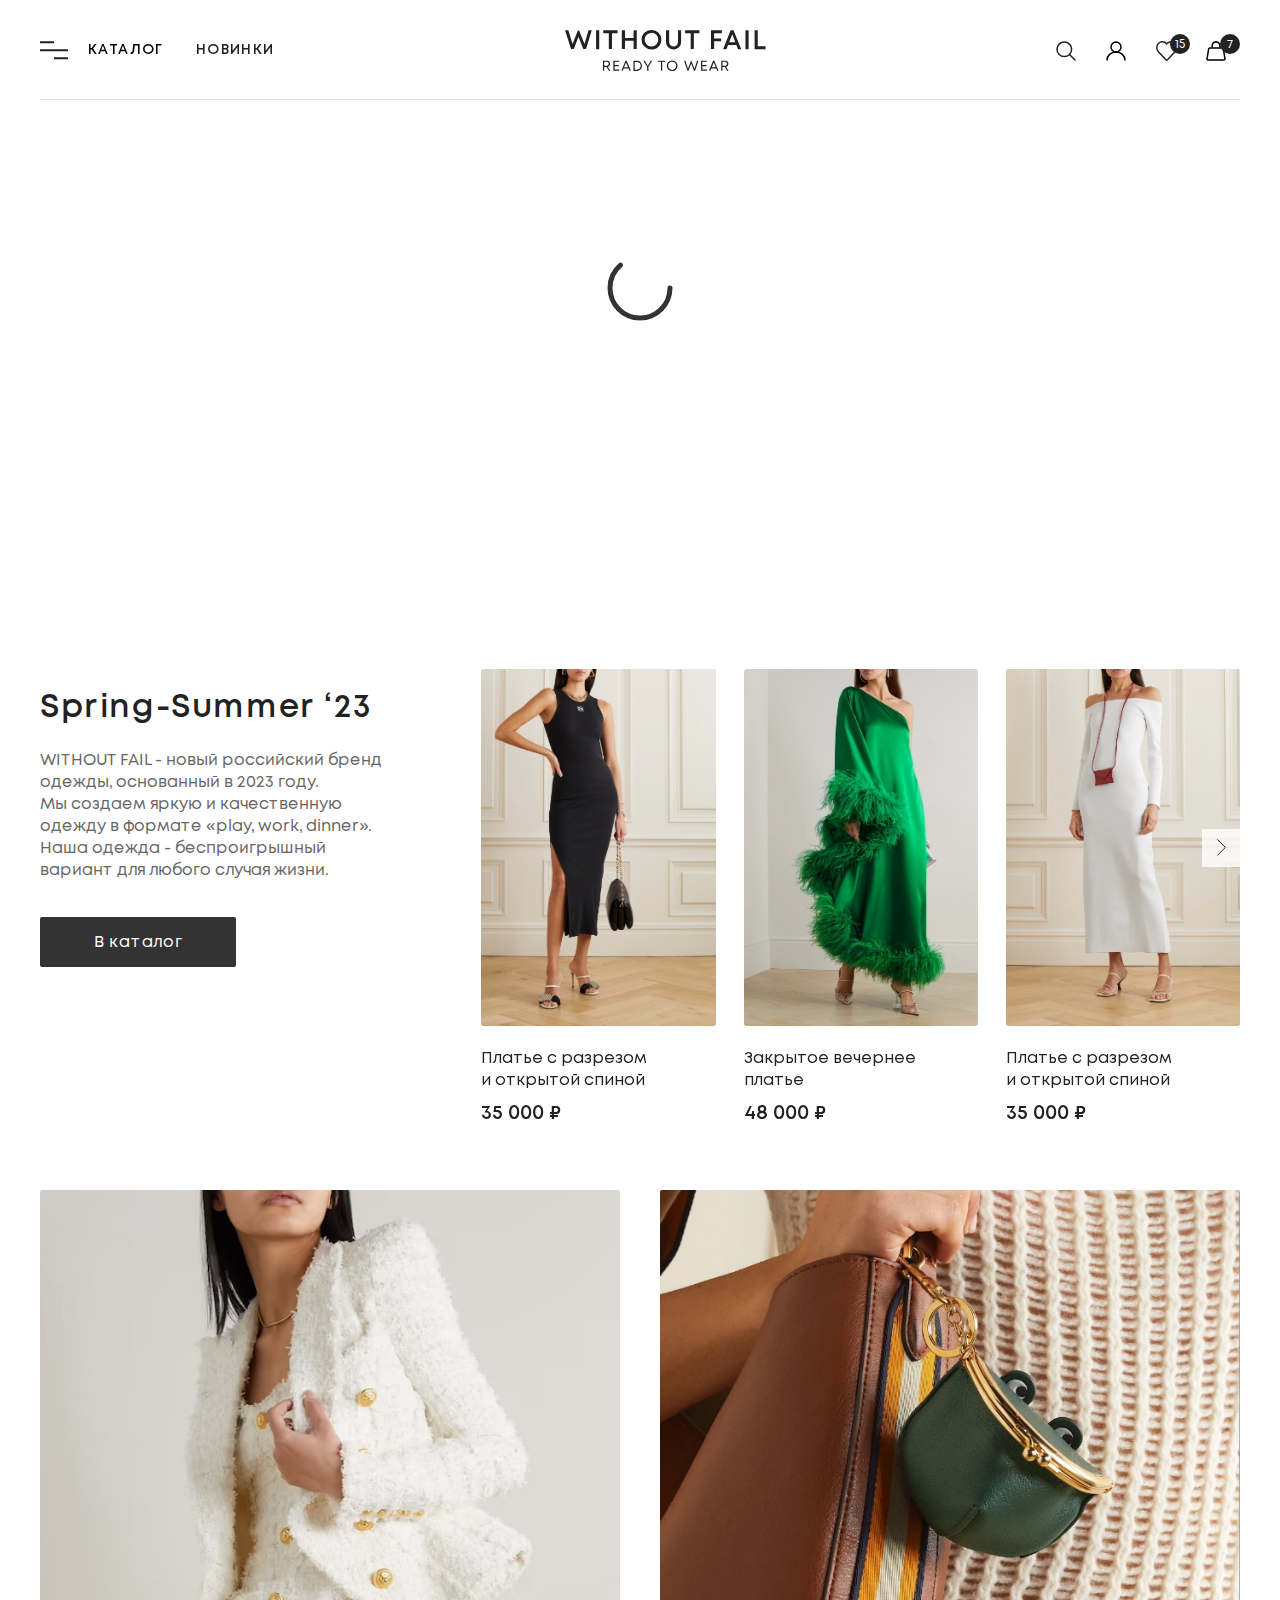
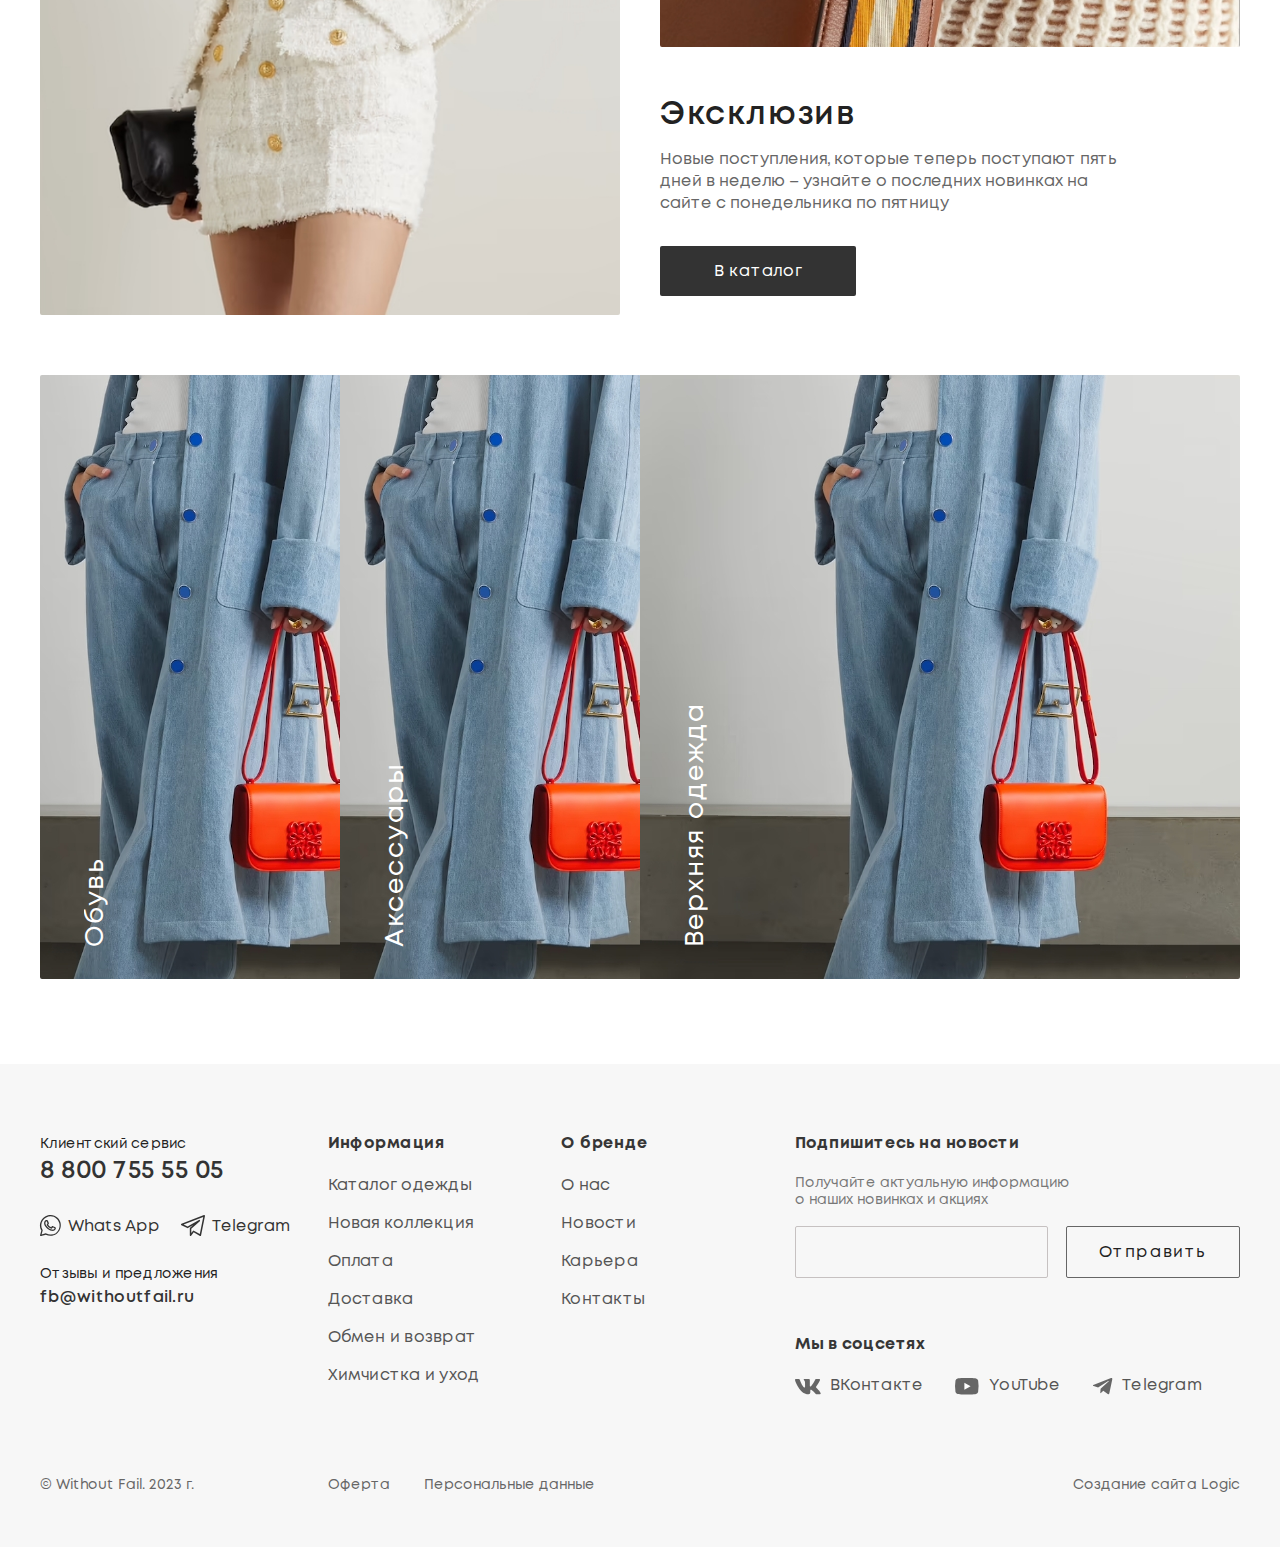
<file: index.html>
<!DOCTYPE html>
<html lang="ru">

<head>
	<meta charset="utf-8" />
	<meta name="viewport"
		content="width=device-width, initial-scale=1, minimum-scale=1, maximum-scale=1, user-scalable=no, minimal-ui">
	<meta name="author" content="author name" />
	<meta name="application-name" content="app name" />
	<meta name="desciption" content="page description" />
	<meta name="keywords" content="Enter keywords here" />
	<!-- Social Media Meta tags -->
	<meta property="og:title" content="" />
	<meta property="og:type" content="" />
	<meta property="og:url" content="" />
	<meta property="og:image" content="" />
	<title>Without Fail</title>
	<link rel="preload" href="./assets/videos/banner.mov" as="video" type="video/mp4" />
	<link rel="stylesheet" href="https://cdn.jsdelivr.net/npm/swiper@9/swiper-bundle.min.css" />
	<link rel="stylesheet" href="css/style.css" type="text/css" />
</head>

<body>
	<header class="header header_fixed header_fixed_scrolled">
		<div class="container">
			<div class="header-wrapper">
				<div id="menu" class="menu">
					<div class="container">
						<div class="menu-content">
							<button id="menu-close-mobile" class="close-btn" aria-label="close menu">
								<svg xmlns="http://www.w3.org/2000/svg" width="19.445" height="19.445" viewBox="0 0 19.445 19.445">
									<g id="Group_155" data-name="Group 155" transform="translate(-20.277 -28.462)">
										<rect id="Rectangle_4" data-name="Rectangle 4" width="26" height="1.5"
											transform="translate(20.277 46.847) rotate(-45)" fill="#222" />
										<rect id="Rectangle_126" data-name="Rectangle 126" width="26" height="1.5"
											transform="translate(38.662 47.908) rotate(-135)" fill="#222" />
									</g>
								</svg>
							</button>
							<div class="menu-content__wrapper">
								<nav class="menu-content__links">
									<ul class="menu-list">
										<li class="menu-list__item">
											<a href="catalog.html" class="menu-list__link">Новинки</a>
										</li>
										<li class="menu-list__item">
											<a href="catalog.html" class="menu-list__link">Топы и блузки</a>
										</li>
										<li class="menu-list__item menu-list__item_active">
											<a href="catalog.html" class="menu-list__link">Платья</a>
										</li>
										<li class="menu-list__item">
											<a href="catalog.html" class="menu-list__link">Брюки</a>
										</li>
										<li class="menu-list__item">
											<a href="catalog.html" class="menu-list__link">Пиджаки</a>
										</li>
										<li class="menu-list__item">
											<a href="catalog.html" class="menu-list__link">Look Book</a>
										</li>
										<li class="menu-list__item">
											<a href="catalog.html" class="menu-list__link">Sale</a>
										</li>
									</ul>
								</nav>
								<div class="menu-content__about">
									<button class="menu-drop menu-drop_closed">Покупателям</button>
									<ul class="menu-list">
										<li class="menu-list__item">
											<a href="#" class="menu-list__link">О бренде</a>
										</li>
										<li class="menu-list__item">
											<a href="#" class="menu-list__link">Новости</a>
										</li>
										<li class="menu-list__item">
											<a href="#" class="menu-list__link">Карьера</a>
										</li>
										<li class="menu-list__item">
											<a href="#" class="menu-list__link">Оплата</a>
										</li>
										<li class="menu-list__item">
											<a href="#" class="menu-list__link">Доставка</a>
										</li>
										<li class="menu-list__item">
											<a href="#" class="menu-list__link">Обмен и возврат</a>
										</li>
										<li class="menu-list__item">
											<a href="#" class="menu-list__link">Химчистка и уход</a>
										</li>
									</ul>
								</div>
								<div class="menu-login">
									<a href="#" class="menu-login__btn">Войти в личный кабинет</a>
								</div>
								<div class="menu-content__contacts">
									<div class="menu-contacts">
										<!-- <h3 class="title title_size-s">Контакты</h3> -->
										<div class="menu-contacts__block">
											<span>Клиентский сервис</span>
											<a href="tel:88007555505">8 800 755 55 05</a>
										</div>
										<div class="menu-contacts__social">
											<a href="https://wa.me/88007555505">
												<svg xmlns="http://www.w3.org/2000/svg" width="20.856" height="21.003"
													viewBox="0 0 20.856 21.003">
													<g id="whatsapp" transform="translate(-0.051 0.034)">
														<path id="Path_258" data-name="Path 258"
															d="M12.237,16.506c3.534.841,4.778-2.182,4.155-3.31-.25-.45-2.492-1.315-2.6-1.357-.963-.351-1.319.3-1.987,1.165a6.26,6.26,0,0,1-3.025-2.583c.05-.062.116-.135.166-.191a1.563,1.563,0,0,0,.493-1.778A11.965,11.965,0,0,1,8.82,6.994C8.468,6.015,8.2,5.75,6.989,5.75,5.728,5.75,4.75,7.407,4.75,8.834,4.75,11.948,8.937,15.718,12.237,16.506ZM6.989,7.059a3.433,3.433,0,0,1,.461.019,14.561,14.561,0,0,0,.812,1.9C8.18,9.281,7.015,10,7.555,10.927a7.642,7.642,0,0,0,3.792,3.312c1.054.476,1.391-.387,2.059-1.145.31.126,1.355.588,1.814.82-.041.9-.914,1.738-2.679,1.318-3.03-.723-6.483-4.132-6.483-6.4,0-.862.606-1.774.931-1.774Z"
															transform="translate(-0.598 -0.736)" fill="#333" />
														<path id="Path_259" data-name="Path 259"
															d="M.079,20.141a.654.654,0,0,0,.631.828c.157,0-.1.04,5.1-1.309A11.084,11.084,0,0,0,10.569,20.8c9.211,0,13.723-11.234,7.384-17.77C9.264-5.367-4.269,5.07,1.394,15.36ZM16.911,3.847c.151.276,4.481,4.181,2.07,10.016a8.882,8.882,0,0,1-8.748,5.6c-3.122-.174-3.93-1.289-4.506-1.136L1.641,19.395l1.086-3.948a.655.655,0,0,0-.064-.5C-2.557,5.936,9.249-3.327,16.911,3.847Z"
															transform="translate(0)" fill="#333" />
													</g>
												</svg>
												Whats App
											</a>
											<a href="https://t.me/88007555505">
												<svg xmlns="http://www.w3.org/2000/svg" width="23.999" height="21.003"
													viewBox="0 0 23.999 21.003">
													<path id="telegram_1_"
														d="M.415,11.2l5.869,2.925A.752.752,0,0,0,7,14.1l5.224-3.037-3.162,2.8a.751.751,0,0,0-.253.562V21.25a.751.751,0,0,0,1.35.451l2.537-3.373L18.966,21.9a.75.75,0,0,0,1.106-.5L23.985,1.9a.75.75,0,0,0-1.008-.846L.477,9.826A.751.751,0,0,0,.415,11.2Zm21.83-8.249L18.806,20.084,12.861,16.7a.752.752,0,0,0-.971.2l-1.585,2.107V14.762l8.551-7.576a.75.75,0,0,0-.874-1.21L6.592,12.6,2.6,10.609Z"
														transform="translate(-0.001 -0.997)" fill="#333" />
												</svg>
												Telegram
											</a>
										</div>
									</div>
								</div>
							</div>
							<div class="menu-poster">
								<a href="catalog.html" class="menu-poster__img">
									<img src="./assets/images/menu-img.jpg"
										srcset="./assets/images/menu-img.jpg 1x, ./assets/images/menu-img@2x.jpg 2x" alt="" />
									<div class="text-block">
										<h2 class="title title_size-m menu-poster__title">Весна-Лето ‘23</h2>
										<p>НОВАЯ КОЛЛЕКЦИЯ</p>
									</div>
								</a>
							</div>
						</div>
					</div>
				</div>
				<nav class="nav header-nav">
					<button id="catalog-btn" class="link header-nav__item header-nav__item_catalog">
						<div class="gamburger">
							<span></span><span></span><span></span>
						</div>
						<span>Каталог</span>
					</button>
					<a href="/search" class="header-icons__icon header-icons__icon_mobile">
						<svg class="white" xmlns="http://www.w3.org/2000/svg" width="20.061" height="20.061"
							viewBox="0 0 20.061 20.061">
							<g id="Group" transform="translate(-27 584.997)">
								<path id="path81" d="M27-585v20H47v-20Z" fill="none" fill-rule="evenodd" />
								<path id="path83"
									d="M35.312-583.992a7.311,7.311,0,0,1,7.307,7.307,7.311,7.311,0,0,1-7.307,7.307,7.311,7.311,0,0,1-7.307-7.307A7.311,7.311,0,0,1,35.312-583.992Z"
									fill="none" stroke="#fff" stroke-miterlimit="79.84" stroke-width="1.5" fill-rule="evenodd" />
								<path id="path85" d="M39.239-572.76,44.7-567.3" transform="translate(1.301 1.301)" fill="none"
									stroke="#fff" stroke-linecap="round" stroke-linejoin="round" stroke-miterlimit="79.84"
									stroke-width="1.5" fill-rule="evenodd" />
							</g>
						</svg>
						<svg class="black" xmlns="http://www.w3.org/2000/svg" width="20.061" height="20.061"
							viewBox="0 0 20.061 20.061">
							<g id="Group" transform="translate(-27 584.997)">
								<path id="path81" d="M27-585v20H47v-20Z" fill="none" fill-rule="evenodd" />
								<path id="path83"
									d="M35.312-583.992a7.311,7.311,0,0,1,7.307,7.307,7.311,7.311,0,0,1-7.307,7.307,7.311,7.311,0,0,1-7.307-7.307A7.311,7.311,0,0,1,35.312-583.992Z"
									fill="none" stroke="#222" stroke-miterlimit="79.84" stroke-width="1.5" fill-rule="evenodd" />
								<path id="path85" d="M39.239-572.76,44.7-567.3" transform="translate(1.301 1.301)" fill="none"
									stroke="#222" stroke-linecap="round" stroke-linejoin="round" stroke-miterlimit="79.84"
									stroke-width="1.5" fill-rule="evenodd" />
							</g>
						</svg>
					</a>
					<a href="new.html" class="link header-nav__item">
						Новинки
					</a>
				</nav>
				<a href="/" class="logo header-logo">
					<svg xmlns="http://www.w3.org/2000/svg" width="200.592" height="41.04" viewBox="0 0 200.592 41.04">
						<g id="Without_Fail_-_logo" data-name="Without Fail - logo" transform="translate(-0.045 0.006)">
							<g id="Сгруппировать_123" transform="translate(0.045 -0.006)">
								<path id="Контур_180"
									d="M-664.675-36.7h3.232l-5.747,18.766h-2.784l-4.759-12.212L-679.4-17.934h-2.784L-688.2-36.7h3.322l4.22,13.828,5.3-13.648h1.257l5.387,13.648Z"
									transform="translate(688.2 36.975)" fill="#fff" />
								<path id="Контур_181" d="M-653.6-17.834V-36.6h3.143v18.766Z" transform="translate(684.668 36.965)"
									fill="#fff" />
								<path id="Контур_182" d="M-631.323-36.7v2.873h-5.567v15.893h-3.143V-33.827H-645.6V-36.7Z"
									transform="translate(683.851 36.975)" fill="#fff" />
								<path id="Контур_183"
									d="M-613.137-36.7h3.143v18.766h-3.143V-26.1h-8.62v8.171H-624.9V-36.7h3.143v7.632h8.62Z"
									transform="translate(681.737 36.975)" fill="#fff" />
								<path id="Контур_184"
									d="M-593.024-17.606a9.47,9.47,0,0,1-7.093-2.784A9.076,9.076,0,0,1-602.9-27.3a9.076,9.076,0,0,1,2.784-6.914A9.971,9.971,0,0,1-593.024-37a9.47,9.47,0,0,1,7.094,2.784,9.076,9.076,0,0,1,2.783,6.914,9.637,9.637,0,0,1-1.257,4.938,9.364,9.364,0,0,1-3.5,3.5A9.238,9.238,0,0,1-593.024-17.606Zm-4.849-4.849a6.245,6.245,0,0,0,4.849,1.975,6.245,6.245,0,0,0,4.849-1.975A6.938,6.938,0,0,0-586.2-27.3a6.245,6.245,0,0,0-1.975-4.849,6.245,6.245,0,0,0-4.849-1.975,6.707,6.707,0,0,0-6.824,6.555v.269A6.938,6.938,0,0,0-597.872-22.455Z"
									transform="translate(679.492 37.006)" fill="#fff" />
								<path id="Контур_185"
									d="M-568.069-17.575a7.731,7.731,0,0,1-5.477-2.065,6.914,6.914,0,0,1-2.155-5.3V-36.7h3.143v11.583a4.2,4.2,0,0,0,1.257,3.322,4.8,4.8,0,0,0,6.375,0,4.929,4.929,0,0,0,1.257-3.322V-36.7h3.053v11.763a6.914,6.914,0,0,1-2.155,5.3A6.54,6.54,0,0,1-568.069-17.575Z"
									transform="translate(676.715 36.975)" fill="#fff" />
								<path id="Контур_186" d="M-540.123-36.7v2.873h-5.567v15.893h-3.143V-33.827H-554.4V-36.7Z"
									transform="translate(674.54 36.975)" fill="#fff" />
								<path id="Контур_187" d="M-514.735-33.727h-7.722v5.3h7v2.784h-7v7.722H-525.6V-36.6h10.865Z"
									transform="translate(671.599 36.965)" fill="#fff" />
								<path id="Контур_188"
									d="M-497.195-17.834l-1.616-4.13h-8.351l-1.616,4.13H-512.1l7.542-18.766h2.873l7.722,18.766Zm-5.747-14.815-3.143,7.991h6.2Z"
									transform="translate(670.221 36.965)" fill="#fff" />
								<path id="Контур_189" d="M-487.2-17.834V-36.6h3.143v18.766Z" transform="translate(667.679 36.965)"
									fill="#fff" />
								<path id="Контур_190" d="M-473.857-20.707h7.812v2.873H-477V-36.6h3.143Z"
									transform="translate(666.638 36.965)" fill="#fff" />
							</g>
							<g id="Group_152" data-name="Group 152" transform="translate(37.986 30.438)">
								<path id="Path_246" data-name="Path 246"
									d="M48.226,44.346,45.892,40.4H43.557v3.951H42.3V34.2h3.861a2.92,2.92,0,0,1,2.335.9,2.978,2.978,0,0,1,.9,2.245,2.818,2.818,0,0,1-.629,1.886,3.23,3.23,0,0,1-1.616,1.077l2.424,4.13H48.226Zm-4.669-8.979v3.771h2.514A2.266,2.266,0,0,0,47.6,38.6a1.953,1.953,0,0,0,0-2.694,2.112,2.112,0,0,0-1.526-.539H43.557Z"
									transform="translate(-42.3 -33.931)" fill="#fff" />
								<path id="Path_247" data-name="Path 247"
									d="M55.157,43.089h4.669v1.257H53.9V34.2h5.747v1.167h-4.49V38.51h4.13v1.167h-4.13v3.412Z"
									transform="translate(-43.484 -33.931)" fill="#fff" />
								<path id="Path_248" data-name="Path 248"
									d="M70.971,44.346l-.988-2.424H65.135l-.988,2.424H62.8L66.93,34.2H68.1l4.31,10.146Zm-3.5-8.44-1.975,4.849h3.951Z"
									transform="translate(-44.393 -33.931)" fill="#fff" />
								<path id="Path_249" data-name="Path 249"
									d="M79.712,34.2a4.919,4.919,0,0,1,5.118,5.118A4.871,4.871,0,0,1,83.393,43a5.008,5.008,0,0,1-3.681,1.437H76.3V34.2Zm0,8.979A3.72,3.72,0,0,0,82.5,42.1a3.863,3.863,0,0,0,1.077-2.784,3.62,3.62,0,0,0-.539-1.975A3.238,3.238,0,0,0,81.687,36a3.936,3.936,0,0,0-2.065-.539H77.557v7.812h2.155Z"
									transform="translate(-45.771 -33.931)" fill="#fff" />
								<path id="Path_250" data-name="Path 250"
									d="M96.189,34.2l-3.771,6.106v4.041H91.071V40.306L87.3,34.2h1.437L91.7,39.138,94.753,34.2Z"
									transform="translate(-46.894 -33.931)" fill="#fff" />
								<path id="Path_251" data-name="Path 251" d="M110.942,34.2v1.167H107.8v8.979h-1.257V35.367H103.4V34.2Z"
									transform="translate(-48.538 -33.931)" fill="#fff" />
								<path id="Path_252" data-name="Path 252"
									d="M122.648,42.969a5.206,5.206,0,0,1-3.861,1.526,5.352,5.352,0,0,1-3.861-1.526,5.422,5.422,0,0,1,0-7.542,5.206,5.206,0,0,1,3.861-1.526,5.352,5.352,0,0,1,3.861,1.526,5.422,5.422,0,0,1,0,7.542Zm-6.734-.9a4.12,4.12,0,0,0,5.747,0,3.994,3.994,0,0,0,1.167-2.873,3.664,3.664,0,0,0-1.167-2.873,4.154,4.154,0,0,0-2.873-1.167,3.664,3.664,0,0,0-2.873,1.167,4.154,4.154,0,0,0-1.167,2.873A3.994,3.994,0,0,0,115.914,42.071Z"
									transform="translate(-49.559 -33.9)" fill="#fff" />
								<path id="Path_253" data-name="Path 253"
									d="M145.63,34.2h1.347l-3.232,10.146h-1.167l-2.784-7.273L137.1,44.346h-1.077L132.7,34.2h1.347l2.514,8.081,2.963-7.9h.539l3.053,7.9Z"
									transform="translate(-51.529 -33.931)" fill="#fff" />
								<path id="Path_254" data-name="Path 254"
									d="M152.857,43.089h4.669v1.257H151.6V34.2h5.747v1.167h-4.49V38.51h4.13v1.167h-4.13Z"
									transform="translate(-53.459 -33.931)" fill="#fff" />
								<path id="Path_255" data-name="Path 255"
									d="M168.661,44.346l-.988-2.424h-4.938l-.988,2.424H160.4L164.53,34.2H165.7l4.31,10.146Zm-3.412-8.44-1.975,4.849h3.951Z"
									transform="translate(-54.357 -33.931)" fill="#fff" />
								<path id="Path_256" data-name="Path 256"
									d="M180.026,44.346,177.692,40.4h-2.335v3.951H174.1V34.2h3.861a2.921,2.921,0,0,1,2.335.9,2.978,2.978,0,0,1,.9,2.245,2.818,2.818,0,0,1-.629,1.886,3.23,3.23,0,0,1-1.616,1.077l2.424,4.13h-1.347Zm-4.669-8.979v3.771h2.514A2.266,2.266,0,0,0,179.4,38.6a1.953,1.953,0,0,0,0-2.694,2.112,2.112,0,0,0-1.526-.539h-2.514Z"
									transform="translate(-55.756 -33.931)" fill="#fff" />
							</g>
						</g>
					</svg>

				</a>
				<div class="header-icons">
					<a href="/search" class="header-icons__icon header-icons__icon_desktop">
						<svg class="white" xmlns="http://www.w3.org/2000/svg" width="20.061" height="20.061"
							viewBox="0 0 20.061 20.061">
							<g id="Group" transform="translate(-27 584.997)">
								<path id="path81" d="M27-585v20H47v-20Z" fill="none" fill-rule="evenodd" />
								<path id="path83"
									d="M35.312-583.992a7.311,7.311,0,0,1,7.307,7.307,7.311,7.311,0,0,1-7.307,7.307,7.311,7.311,0,0,1-7.307-7.307A7.311,7.311,0,0,1,35.312-583.992Z"
									fill="none" stroke="#fff" stroke-miterlimit="79.84" stroke-width="1.5" fill-rule="evenodd" />
								<path id="path85" d="M39.239-572.76,44.7-567.3" transform="translate(1.301 1.301)" fill="none"
									stroke="#fff" stroke-linecap="round" stroke-linejoin="round" stroke-miterlimit="79.84"
									stroke-width="1.5" fill-rule="evenodd" />
							</g>
						</svg>
						<svg class="black" xmlns="http://www.w3.org/2000/svg" width="20.061" height="20.061"
							viewBox="0 0 20.061 20.061">
							<g id="Group" transform="translate(-27 584.997)">
								<path id="path81" d="M27-585v20H47v-20Z" fill="none" fill-rule="evenodd" />
								<path id="path83"
									d="M35.312-583.992a7.311,7.311,0,0,1,7.307,7.307,7.311,7.311,0,0,1-7.307,7.307,7.311,7.311,0,0,1-7.307-7.307A7.311,7.311,0,0,1,35.312-583.992Z"
									fill="none" stroke="#222" stroke-miterlimit="79.84" stroke-width="1.5" fill-rule="evenodd" />
								<path id="path85" d="M39.239-572.76,44.7-567.3" transform="translate(1.301 1.301)" fill="none"
									stroke="#222" stroke-linecap="round" stroke-linejoin="round" stroke-miterlimit="79.84"
									stroke-width="1.5" fill-rule="evenodd" />
							</g>
						</svg>
					</a>
					<a href="profile.html" class="header-icons__icon header-icons__icon_desktop">
						<svg class="white" xmlns="http://www.w3.org/2000/svg" width="20" height="20" viewBox="0 0 20 20">
							<g id="Group_1" transform="translate(-67 584.997)">
								<path id="path88" d="M67-585v20H87v-20Z" fill="none" fill-rule="evenodd" />
								<path id="path90"
									d="M77-584A5.006,5.006,0,0,1,82-579,5.006,5.006,0,0,1,77-574a5.006,5.006,0,0,1-5.005-5A5.006,5.006,0,0,1,77-584Z"
									fill="none" stroke="#fff" stroke-miterlimit="79.84" stroke-width="1.5" fill-rule="evenodd" />
								<path id="path92" d="M68-565.988c0-4.428,4.032-8.021,9-8.021s9,3.593,9,8.021" fill="none" stroke="#fff"
									stroke-linecap="round" stroke-linejoin="round" stroke-miterlimit="79.84" stroke-width="1.5"
									fill-rule="evenodd" />
							</g>
						</svg>
						<svg class="black" xmlns="http://www.w3.org/2000/svg" width="20" height="20" viewBox="0 0 20 20">
							<g id="Group_1" transform="translate(-67 584.997)">
								<path id="path88" d="M67-585v20H87v-20Z" fill="none" fill-rule="evenodd" />
								<path id="path90"
									d="M77-584A5.006,5.006,0,0,1,82-579,5.006,5.006,0,0,1,77-574a5.006,5.006,0,0,1-5.005-5A5.006,5.006,0,0,1,77-584Z"
									fill="none" stroke="#000" stroke-miterlimit="79.84" stroke-width="1.5" fill-rule="evenodd" />
								<path id="path92" d="M68-565.988c0-4.428,4.032-8.021,9-8.021s9,3.593,9,8.021" fill="none" stroke="#000"
									stroke-linecap="round" stroke-linejoin="round" stroke-miterlimit="79.84" stroke-width="1.5"
									fill-rule="evenodd" />
							</g>
						</svg>
					</a>
					<a href="favorites.html" class="header-icons__icon header-icons__icon_value" data-value="15">
						<svg class="white" xmlns="http://www.w3.org/2000/svg" width="21.436" height="20.114"
							viewBox="0 0 21.436 20.114">
							<path id="path2"
								d="M18.306,18.638a5.447,5.447,0,0,0-7.984,0l-.352.372-.352-.372a5.451,5.451,0,0,0-7.7-.283q-.147.136-.283.283a6.114,6.114,0,0,0,0,8.313L9.452,35.2a.712.712,0,0,0,1.007.027l.027-.027,7.819-8.249A6.113,6.113,0,0,0,18.306,18.638Z"
								transform="translate(0.75 -16.146)" fill="none" stroke="#fff" stroke-width="1.5" />
						</svg>
						<svg class="black" xmlns="http://www.w3.org/2000/svg" width="21.436" height="20.114"
							viewBox="0 0 21.436 20.114">
							<path id="path2"
								d="M18.306,18.638a5.447,5.447,0,0,0-7.984,0l-.352.372-.352-.372a5.451,5.451,0,0,0-7.7-.283q-.147.136-.283.283a6.114,6.114,0,0,0,0,8.313L9.452,35.2a.712.712,0,0,0,1.007.027l.027-.027,7.819-8.249A6.113,6.113,0,0,0,18.306,18.638Z"
								transform="translate(0.75 -16.146)" fill="none" stroke="#222" stroke-width="1.5" />
						</svg>
					</a>
					<a href="cart.html" class="header-icons__icon header-icons__icon_value" data-value="7">
						<svg class="white" xmlns="http://www.w3.org/2000/svg" width="20" height="20" viewBox="0 0 20 20">
							<g id="Group_3" transform="translate(-147 584.997)">
								<path id="path100" d="M147-585v20h20v-20Z" fill="none" fill-rule="evenodd" />
								<path id="path102"
									d="M149.4-565.988c-1.1,0-1.535-.745-1.359-1.481l1.639-9.653a1.1,1.1,0,0,1,1.183-.884h12.277a1.1,1.1,0,0,1,1.183.884l1.639,9.653c.176.736-.259,1.481-1.359,1.481Z"
									fill="none" stroke="#fff" stroke-linejoin="round" stroke-miterlimit="79.84" stroke-width="1.5"
									fill-rule="evenodd" />
								<path id="path104" d="M153.009-579c0-2.5,1.331-4.992,3.991-4.992" fill="none" stroke="#fff"
									stroke-linecap="round" stroke-linejoin="round" stroke-miterlimit="79.84" stroke-width="1.5"
									fill-rule="evenodd" />
								<path id="path106" d="M160.99-579c0-2.5-1.331-4.992-3.991-4.992" fill="none" stroke="#fff"
									stroke-linecap="round" stroke-linejoin="round" stroke-miterlimit="79.84" stroke-width="1.5"
									fill-rule="evenodd" />
							</g>
						</svg>
						<svg class="black" xmlns="http://www.w3.org/2000/svg" width="20" height="20" viewBox="0 0 20 20">
							<g id="Group_3" transform="translate(-147 584.997)">
								<path id="path100" d="M147-585v20h20v-20Z" fill="none" fill-rule="evenodd" />
								<path id="path102"
									d="M149.4-565.988c-1.1,0-1.535-.745-1.359-1.481l1.639-9.653a1.1,1.1,0,0,1,1.183-.884h12.277a1.1,1.1,0,0,1,1.183.884l1.639,9.653c.176.736-.259,1.481-1.359,1.481Z"
									fill="none" stroke="#000" stroke-linejoin="round" stroke-miterlimit="79.84" stroke-width="1.5"
									fill-rule="evenodd" />
								<path id="path104" d="M153.009-579c0-2.5,1.331-4.992,3.991-4.992" fill="none" stroke="#000"
									stroke-linecap="round" stroke-linejoin="round" stroke-miterlimit="79.84" stroke-width="1.5"
									fill-rule="evenodd" />
								<path id="path106" d="M160.99-579c0-2.5-1.331-4.992-3.991-4.992" fill="none" stroke="#000"
									stroke-linecap="round" stroke-linejoin="round" stroke-miterlimit="79.84" stroke-width="1.5"
									fill-rule="evenodd" />
							</g>
						</svg>
					</a>
				</div>
			</div>
		</div>
	</header>
	<main class="main home">
		<section class="hero">
			<script>
				function handleHeroSliderPagination(slides) {
					const paginationWrapper = document.querySelector('.hero .swiper-pagination');

					if (paginationWrapper && paginationWrapper.children[0]) {
						const bullets = Array.from(paginationWrapper.children);

						for (let i = 0; i < slides.length; i++) {
							const currentSlide = slides[i];
							const currentBullet = bullets[i];

							const slideDuration = currentSlide.duration;

							const observer = new MutationObserver(function (mutations) {
								mutations.forEach(function (mutation) {
									const bullet = mutation.target;

									if (bullet.matches('.swiper-pagination-bullet-active')) {
										bullet.innerHTML = `<span class="bullet-bar" style="animation: pagination ${slideDuration}s linear forwards"></span>`;
									} else if (bullet.matches('.swiper-pagination-bullet')) {
										bullet.innerHTML = '';
									}
								});
							});

							observer.observe(currentBullet, { attributes: true });

							bullets[
								i
							].innerHTML = `<span class="bullet-bar" style="animation: pagination ${slideDuration}s linear forwards"></span>`;
						}
					}
				}

				// Hero video play
				function handleVideoPlay() {
					const videoSlides = document.querySelectorAll('.hero-swiper .swiper-slide');

					if (videoSlides[0]) {
						const videos = Array.from(videoSlides).map((slide) =>
							slide.querySelector('.hero__video')
						);

						const observer = new MutationObserver(function (mutations) {
							mutations.forEach(function (mutation) {
								const video = mutation.target.children[0];

								if (video.matches('video')) {
									video.currentTime = 0;
									video.play();
								}
							});
						});

						videoSlides.forEach((slide) => {
							observer.observe(slide, { attributes: true });
						});
					}
				}

				function handleHeroSlider() {
					const HERO_SLIDES = [
						{
							type: 'video',
							link: './assets/videos/banner.mov',
							poster: './assets/images/outerwear.jpg',
							duration: 10,
						},
						{
							type: 'image',
							link: {
								x1: './assets/images/hero-image.png',
								x2: './assets/images/hero-image@2x.png',
							},
							duration: 5,
						},
						{
							type: 'video',
							link: './assets/videos/banner.mov',
							poster: './assets/images/outerwear.jpg',
							duration: 10,
						},
					];

					document.addEventListener('DOMContentLoaded', () => {
						const swiper = new Swiper('.hero-swiper', {
							loop: true,
							speed: 1100,

							// If we need pagination
							pagination: {
								el: '.hero-swiper .swiper-pagination',
							},

							// Navigation arrows
							navigation: {
								nextEl: '.hero-swiper .btn-next',
								prevEl: '.hero-swiper .btn-prev',
							},

							autoplay: {
								delay: 5000,
								disableOnInteraction: false,
							},
						});

						handleVideoPlay();
						handleHeroSliderPagination(HERO_SLIDES);
					});
				}

				handleHeroSlider();
			</script>
			<div class="loader">
				<div class="loader-wrapper">
					<!-- <div class="inner">
						<div id="loader-percent" class="loader-percent">
							20%
						</div>
					</div> -->
					<svg xmlns="http://www.w3.org/2000/svg" version="1.1" width="30px" height="30px">
						<defs>
							<linearGradient id="GradientColor">
								<stop offset="0%" stop-color="#DA22FF"></stop>
								<stop offset="100%" stop-color="#9733EE"></stop>
							</linearGradient>
						</defs>
						<circle cx="15" cy="15" r="30" stroke-linecap="round"></circle>
					</svg>
				</div>
			</div>
			<div class="swiper hero-swiper">
				<div class="swiper-wrapper">
					<div class="swiper-slide" data-swiper-autoplay="10000">
						<video class="hero__video" loop="loop" preload="auto" muted="muted" playsinline="playinline"
							poster="./assets/images/outerwear.jpg">
							<!-- <source src="./assets/videos/banner.mov" type="video/mp4"> -->
							<source
								src="https://noh2jov9wg.a.trbcdn.net/_video_/6437ae7d1af8a10001e14873/6437ae93ef3db53880198508.mp4"
								type="video/mp4">
						</video>
						<div class="hero-banner">
							<h1 class="title title_size-l hero-banner__title">Весна-Лето ‘23</h1>
							<p>Новая коллекция</p>
						</div>
					</div>
					<div class="swiper-slide" data-swiper-autoplay="5000">
						<img class="hero__img" src="./assets/images/hero-image.png"
							srcset="./assets/images/hero-image.png 1x, ./assets/images/hero-image@2x.png 2x" alt="hero image" />
						<div class="dark-layer"></div>
						<div class="hero-banner">
							<h1 class="title title_size-l hero-banner__title">Весна-Лето ‘23</h1>
							<p>Новая коллекция</p>
						</div>
					</div>
					<div class="swiper-slide" data-swiper-autoplay="10000">
						<video class="hero__video" loop="loop" preload="auto" muted="muted" playsinline="playinline"
							poster="./assets/images/outerwear.jpg">
							<!-- <source src="./assets/videos/banner.mov" type="video/mp4"> -->
							<source
								src="https://noh2jov9wg.a.trbcdn.net/_video_/6437ae7d1af8a10001e14873/6437ae93ef3db53880198508.mp4"
								type="video/mp4">
						</video>
						<div class="hero-banner">
							<h1 class="title title_size-l hero-banner__title">Весна-Лето ‘23</h1>
							<p>Новая коллекция</p>
						</div>
					</div>
				</div>

				<div class="swiper-pagination"></div>

				<button class="btn-prev">
					<svg xmlns="http://www.w3.org/2000/svg" width="21.826" height="42.076" viewBox="0 0 21.826 42.076">
						<path id="path116" d="M20.015,39.954,0,19.977,20.015,0" transform="translate(0.75 1.061)" fill="none"
							stroke="#fff" stroke-linecap="round" stroke-linejoin="round" stroke-miterlimit="79.84" stroke-width="1.5"
							fill-rule="evenodd" />
					</svg>
				</button>
				<button class="btn-next">
					<svg xmlns="http://www.w3.org/2000/svg" width="21.826" height="42.076" viewBox="0 0 21.826 42.076">
						<path id="path116" d="M0,39.954,20.016,19.977,0,0" transform="translate(1.061 1.061)" fill="none"
							stroke="#fff" stroke-linecap="round" stroke-linejoin="round" stroke-miterlimit="79.84" stroke-width="1.5"
							fill-rule="evenodd" />
					</svg>
				</button>
			</div>

			<script>
				function handleVideoLoad() {
					// const hero = document.querySelector('.hero');
					const heroSwiper = document.querySelector('.hero-swiper');
					const header = document.querySelector('.header_fixed');

					if (heroSwiper) {
						const firstVideo = heroSwiper.querySelector('video');
						const loader = document.querySelector('.loader');

						if (firstVideo) {
							let playEventTriggered = false;

							firstVideo.addEventListener('canplaythrough', () => {
								if (playEventTriggered) {
									return;
								}

								heroSwiper.classList.add('active');
								header.classList.remove('header_fixed_scrolled');

								if (loader) {
									loader.classList.add('loaded');
								}

								playEventTriggered = true;
							});

							// firstVideo.addEventListener('progress', (evt) => {
							// 	let percentage = evt.target.buffered.end(0) - evt.target.currentTime;

							// 	console.log(evt.target.buffered.end(0), percentage);
							// });
						}
					}
				}

				handleVideoLoad();
			</script>
		</section>
		<div class="collection">
			<div class="container">
				<div class="collection-wrapper">
					<div class="collection-info">
						<h3 class="title title_size-m collection-info__title"><span>Spring-</span>Summer ‘23</h3>
						<div class="collection-info__text">
							<p>WITHOUT FAIL - новый российский бренд одежды, основанный в 2023 году.</p>
							<p>Мы создаем яркую и качественную одежду в формате «play, work, dinner».</p>
							<p>Наша одежда - беспроигрышный вариант для любого случая жизни.</p>
						</div>
						<a href="catalog.html" class="btn btn-primary collection-info__btn btn_desktop">В каталог</a>
					</div>
					<div class="swiper collection-swiper">
						<div class="swiper-wrapper">
							<div class="swiper-slide">
								<a href="/product.html" class="collection-item">
									<div class="collection-item__img">
										<img width="276" height="420" src="./assets/images/collection-1.jpg"
											secset="./assets/images/collection-1.jpg 1x, ./assets/images/collection-1@2x.jpg 2x"
											alt="collection">
									</div>
									<div class="collection-item__name">Платье с разрезом и&nbsp;открытой спиной</div>
									<span class="collection-item__price">35 000 ₽</span>
								</a>
							</div>
							<div class="swiper-slide">
								<a href="/product.html" class="collection-item">
									<div class="collection-item__img">
										<img width="276" height="420" src="./assets/images/collection-2.jpg"
											secset="./assets/images/collection-2.jpg 1x, ./assets/images/collection-2@2x.jpg 2x"
											alt="collection">
									</div>
									<div class="collection-item__name">Закрытое вечернее платье</div>
									<span class="collection-item__price">48 000 ₽</span>
								</a>
							</div>
							<div class="swiper-slide">
								<a href="/product.html" class="collection-item">
									<div class="collection-item__img">
										<img width="276" height="420" src="./assets/images/collection-3.jpg"
											secset="./assets/images/collection-3.jpg 1x, ./assets/images/collection-3@2x.jpg 2x"
											alt="collection">
									</div>
									<div class="collection-item__name">Платье с разрезом и&nbsp;открытой спиной</div>
									<span class="collection-item__price">35 000 ₽</span>
								</a>
							</div>
							<div class="swiper-slide">
								<a href="/product.html" class="collection-item">
									<div class="collection-item__img">
										<img width="276" height="420" src="./assets/images/collection-1.jpg"
											secset="./assets/images/collection-1.jpg 1x, ./assets/images/collection-1@2x.jpg 2x"
											alt="collection">
									</div>
									<div class="collection-item__name">Платье с разрезом и&nbsp;открытой спиной</div>
									<span class="collection-item__price">35 000 ₽</span>
								</a>
							</div>
						</div>
						<button class="collection-swiper__prev">
							<svg xmlns="http://www.w3.org/2000/svg" width="9" height="18">
								<path d="M.707 16.097l7.71-7.69-7.71-7.7" fill="none" stroke="#000" stroke-linecap="round"
									stroke-linejoin="round" stroke-miterlimit="79.84" />
							</svg>
						</button>
						<button class="collection-swiper__next">
							<svg xmlns="http://www.w3.org/2000/svg" width="9" height="18">
								<path d="M.707 16.097l7.71-7.69-7.71-7.7" fill="none" stroke="#000" stroke-linecap="round"
									stroke-linejoin="round" stroke-miterlimit="79.84" />
							</svg>
						</button>
					</div>
					<div class="collection-info__btn-wrapper">
						<a href="catalog.html" class="btn btn-primary collection-info__btn btn_mobile">В каталог</a>
					</div>
				</div>
			</div>
		</div>
		<div class="exclusive">
			<div class="container">
				<div class="exclusive-wrapper">
					<div class="exclusive__poster">
						<div class="swiper exclusive-swiper">
							<div class="swiper-wrapper">
								<div class="swiper-slide">
									<img src="./assets/images/exclusive-poster.jpg"
										srcset="./assets/images/exclusive-poster.jpg 1x, ./assets/images/exclusive-poster@2x.jpg 2x"
										alt="exclusive-poster">
								</div>
								<div class="swiper-slide">
									<img src="./assets/images/exclusive.jpg"
										srcset="./assets/images/exclusive.jpg 1x, ./assets/images/exclusive@2x.jpg 2x" alt="exclusive">
								</div>
							</div>
							<div class="swiper-pagination"></div>
						</div>
					</div>
					<div class="exclusive-content">
						<div class="exclusive-content__img">
							<img src="./assets/images/exclusive.jpg"
								srcset="./assets/images/exclusive.jpg 1x, ./assets/images/exclusive@2x.jpg 2x" alt="exclusive">
						</div>
						<div class="exclusive-content__content">
							<h3 class="title title_size-m">Эксклюзив</h3>
							<div class="exclusive-content__text">
								<p>
									Новые поступления, которые теперь поступают пять дней в неделю – узнайте о последних новинках на
									сайте с понедельника по пятницу
								</p>
							</div>
							<button class="btn btn-primary">В каталог</button>
						</div>
					</div>
				</div>
			</div>
		</div>
		<div class="home-accordion">
			<div class="container">
				<div class="accordion">
					<a href="catalog.html" class="accordion__item">
						<p>Обувь</p>
						<img src="./assets/images/outerwear.jpg"
							srcset="./assets/images/outerwear.jpg 1x, ./assets/images/outerwear@2x.jpg 2x" alt="">
					</a>
					<a href="catalog.html" class="accordion__item">
						<p>Аксессуары</p>
						<img src="./assets/images/outerwear.jpg"
							srcset="./assets/images/outerwear.jpg 1x, ./assets/images/outerwear@2x.jpg 2x" alt="">
					</a>
					<a href="catalog.html" class="accordion__item accordion__item_big">
						<p>Верхняя одежда</p>
						<img src="./assets/images/outerwear.jpg"
							srcset="./assets/images/outerwear.jpg 1x, ./assets/images/outerwear@2x.jpg 2x" alt="">
					</a>
				</div>
			</div>
		</div>
	</main>
	<footer class="footer">
		<div class="container">
			<div class="footer-wrapper">
				<div class="footer-help">
					<div class="footer-help__support">
						<span>Клиентский сервис</span>
						<a href="tel:88007555505">8 800 755 55 05</a>
					</div>
					<div class="footer-contacts__social">
						<a href="https://wa.me/88007555505">
							<svg xmlns="http://www.w3.org/2000/svg" width="20.856" height="21.003" viewBox="0 0 20.856 21.003">
								<g id="whatsapp" transform="translate(-0.051 0.034)">
									<path id="Path_258" data-name="Path 258"
										d="M12.237,16.506c3.534.841,4.778-2.182,4.155-3.31-.25-.45-2.492-1.315-2.6-1.357-.963-.351-1.319.3-1.987,1.165a6.26,6.26,0,0,1-3.025-2.583c.05-.062.116-.135.166-.191a1.563,1.563,0,0,0,.493-1.778A11.965,11.965,0,0,1,8.82,6.994C8.468,6.015,8.2,5.75,6.989,5.75,5.728,5.75,4.75,7.407,4.75,8.834,4.75,11.948,8.937,15.718,12.237,16.506ZM6.989,7.059a3.433,3.433,0,0,1,.461.019,14.561,14.561,0,0,0,.812,1.9C8.18,9.281,7.015,10,7.555,10.927a7.642,7.642,0,0,0,3.792,3.312c1.054.476,1.391-.387,2.059-1.145.31.126,1.355.588,1.814.82-.041.9-.914,1.738-2.679,1.318-3.03-.723-6.483-4.132-6.483-6.4,0-.862.606-1.774.931-1.774Z"
										transform="translate(-0.598 -0.736)" fill="#333" />
									<path id="Path_259" data-name="Path 259"
										d="M.079,20.141a.654.654,0,0,0,.631.828c.157,0-.1.04,5.1-1.309A11.084,11.084,0,0,0,10.569,20.8c9.211,0,13.723-11.234,7.384-17.77C9.264-5.367-4.269,5.07,1.394,15.36ZM16.911,3.847c.151.276,4.481,4.181,2.07,10.016a8.882,8.882,0,0,1-8.748,5.6c-3.122-.174-3.93-1.289-4.506-1.136L1.641,19.395l1.086-3.948a.655.655,0,0,0-.064-.5C-2.557,5.936,9.249-3.327,16.911,3.847Z"
										transform="translate(0)" fill="#333" />
								</g>
							</svg>
							Whats App
						</a>
						<a href="https://t.me/88007555505">
							<svg xmlns="http://www.w3.org/2000/svg" width="23.999" height="21.003" viewBox="0 0 23.999 21.003">
								<path id="telegram_1_"
									d="M.415,11.2l5.869,2.925A.752.752,0,0,0,7,14.1l5.224-3.037-3.162,2.8a.751.751,0,0,0-.253.562V21.25a.751.751,0,0,0,1.35.451l2.537-3.373L18.966,21.9a.75.75,0,0,0,1.106-.5L23.985,1.9a.75.75,0,0,0-1.008-.846L.477,9.826A.751.751,0,0,0,.415,11.2Zm21.83-8.249L18.806,20.084,12.861,16.7a.752.752,0,0,0-.971.2l-1.585,2.107V14.762l8.551-7.576a.75.75,0,0,0-.874-1.21L6.592,12.6,2.6,10.609Z"
									transform="translate(-0.001 -0.997)" fill="#333" />
							</svg>
							Telegram
						</a>
					</div>
					<div class="footer-help__testimonials">
						<span>Отзывы и предложения</span>
						<a href="mailto:fb@withoutfail.ru">fb@withoutfail.ru</a>
					</div>
				</div>
				<div class="footer-social-block footer-social-block_mobile">
					<a class="footer-social-block__item" href="https://vk.com">
						<svg xmlns="http://www.w3.org/2000/svg" width="25.666" height="15.205" viewBox="0 0 25.666 15.205">
							<path id="Path_153" data-name="Path 153"
								d="M2.839,13.9H5.873a.872.872,0,0,1,.812.588,31.109,31.109,0,0,0,2.222,5.124c1.325,2.142,2.18,2.94,2.735,2.856.556-.126.385-1.554.385-2.688s.128-3.066-.427-3.948l-.855-1.218a.419.419,0,0,1,.342-.672h4.872a.85.85,0,0,1,.855.84v6.09s.214,1.092,1.41-.042a20.843,20.843,0,0,0,3.547-5.376l.427-1.008a.845.845,0,0,1,.769-.5H26.13a.846.846,0,0,1,.812,1.134l-.342.882a31.566,31.566,0,0,1-2.35,3.864c-1.2,1.638-1.453,2.016-1.282,2.436s3.248,3.234,4.017,4.578c.214.378.385.714.556,1.008a.872.872,0,0,1-.769,1.26h-3.59a.83.83,0,0,1-.727-.42l-.342-.546a22.2,22.2,0,0,0-3.5-3.318c-1.368-.756-1.325.336-1.325.336v2.226a1.7,1.7,0,0,1-1.709,1.68h-.855s-4.7,0-8.462-5.5C3.309,19.276,2.326,16.5,1.984,14.908A.867.867,0,0,1,2.839,13.9Z"
								transform="translate(-1.972 -13.9)" fill="#666" />
						</svg>
						<span>ВКонтакте</span>
					</a>
					<a class="footer-social-block__item" href="https://youtube.com">
						<svg id="_x33_95-youtube" xmlns="http://www.w3.org/2000/svg" width="23.613" height="16.603"
							viewBox="0 0 23.613 16.603">
							<g id="Group_105" data-name="Group 105">
								<path id="Path_156" data-name="Path 156"
									d="M49.12,96.88a2.967,2.967,0,0,0-2.088-2.1c-1.841-.5-9.225-.5-9.225-.5s-7.384,0-9.225.5a2.967,2.967,0,0,0-2.088,2.1,33.407,33.407,0,0,0,0,11.441,2.923,2.923,0,0,0,2.088,2.068c1.841.5,9.225.5,9.225.5s7.384,0,9.225-.5a2.923,2.923,0,0,0,2.088-2.068,33.407,33.407,0,0,0,0-11.441Z"
									transform="translate(-26.001 -94.282)" fill="#666" />
								<path id="Path_157" data-name="Path 157" d="M208.954,194.952V187.93l6.171,3.511Z"
									transform="translate(-199.563 -183.123)" fill="#fff" />
							</g>
						</svg>
						<span>YouTube</span>
					</a>
					<a class="footer-social-block__item" href="https://telegram.com">
						<svg xmlns="http://www.w3.org/2000/svg" width="19.32" height="16.203" viewBox="0 0 19.32 16.203">
							<path id="_8547122_telegram_plane_icon" data-name="8547122_telegram_plane_icon"
								d="M19.281,65.874l-2.916,13.75c-.22.97-.794,1.212-1.609.755l-4.442-3.273L8.171,79.167a1.116,1.116,0,0,1-.893.436L7.6,75.078l8.233-7.44c.358-.319-.078-.5-.556-.177L5.1,73.871.714,72.5c-.953-.3-.97-.953.2-1.41l17.139-6.6C18.846,64.188,19.54,64.663,19.281,65.874Z"
								transform="translate(-0.016 -64.399)" fill="#666" />
						</svg>
						<span>Telegram</span>
					</a>
				</div>
				<nav class="footer-nav">
					<ul class="footer-list">
						<h4 class="title title_size-s">Информация</h4>
						<li class="footer-list__item"><a href="catalog.html">Каталог одежды</a></li>
						<li class="footer-list__item"><a href="new-collection.html">Новая коллекция</a></li>
						<li class="footer-list__item"><a href="payment.html">Оплата</a></li>
						<li class="footer-list__item"><a href="delivery.html">Доставка</a></li>
						<li class="footer-list__item"><a href="page.html">Обмен и возврат</a></li>
						<li class="footer-list__item"><a href="page.html">Химчистка и уход</a></li>
					</ul>
					<ul class="footer-list">
						<h4 class="title title_size-s">О бренде</h4>
						<li class="footer-list__item"><a href="about.html">О нас</a></li>
						<li class="footer-list__item"><a href="news.html">Новости</a></li>
						<li class="footer-list__item"><a href="career.html">Карьера</a></li>
						<li class="footer-list__item"><a href="contact.html">Контакты</a></li>
					</ul>
				</nav>
				<div class="footer-news">
					<h4 class="title title_size-s">Подпишитесь на новости</h4>
					<p>Получайте актуальную информацию о&nbsp;наших новинках и&nbsp;акциях</p>
					<form class="footer-form">
						<input class="input" type="email" name="email" value="" placeholder="">
						<button type="submit" class="btn btn-transparent">
							<span class="desktop">Отправить</span>
							<span class="mobile">Ок</span>
						</button>
					</form>
					<div class="footer-social">
						<h4 class="title title_size-s">Мы в соцсетях</h4>
						<div class="footer-social-block">
							<a class="footer-social-block__item" href="https://vk.com">
								<svg xmlns="http://www.w3.org/2000/svg" width="25.666" height="15.205" viewBox="0 0 25.666 15.205">
									<path id="Path_153" data-name="Path 153"
										d="M2.839,13.9H5.873a.872.872,0,0,1,.812.588,31.109,31.109,0,0,0,2.222,5.124c1.325,2.142,2.18,2.94,2.735,2.856.556-.126.385-1.554.385-2.688s.128-3.066-.427-3.948l-.855-1.218a.419.419,0,0,1,.342-.672h4.872a.85.85,0,0,1,.855.84v6.09s.214,1.092,1.41-.042a20.843,20.843,0,0,0,3.547-5.376l.427-1.008a.845.845,0,0,1,.769-.5H26.13a.846.846,0,0,1,.812,1.134l-.342.882a31.566,31.566,0,0,1-2.35,3.864c-1.2,1.638-1.453,2.016-1.282,2.436s3.248,3.234,4.017,4.578c.214.378.385.714.556,1.008a.872.872,0,0,1-.769,1.26h-3.59a.83.83,0,0,1-.727-.42l-.342-.546a22.2,22.2,0,0,0-3.5-3.318c-1.368-.756-1.325.336-1.325.336v2.226a1.7,1.7,0,0,1-1.709,1.68h-.855s-4.7,0-8.462-5.5C3.309,19.276,2.326,16.5,1.984,14.908A.867.867,0,0,1,2.839,13.9Z"
										transform="translate(-1.972 -13.9)" fill="#666" />
								</svg>
								<span>ВКонтакте</span>
							</a>
							<a class="footer-social-block__item" href="https://youtube.com">
								<svg id="_x33_95-youtube" xmlns="http://www.w3.org/2000/svg" width="23.613" height="16.603"
									viewBox="0 0 23.613 16.603">
									<g id="Group_105" data-name="Group 105">
										<path id="Path_156" data-name="Path 156"
											d="M49.12,96.88a2.967,2.967,0,0,0-2.088-2.1c-1.841-.5-9.225-.5-9.225-.5s-7.384,0-9.225.5a2.967,2.967,0,0,0-2.088,2.1,33.407,33.407,0,0,0,0,11.441,2.923,2.923,0,0,0,2.088,2.068c1.841.5,9.225.5,9.225.5s7.384,0,9.225-.5a2.923,2.923,0,0,0,2.088-2.068,33.407,33.407,0,0,0,0-11.441Z"
											transform="translate(-26.001 -94.282)" fill="#666" />
										<path id="Path_157" data-name="Path 157" d="M208.954,194.952V187.93l6.171,3.511Z"
											transform="translate(-199.563 -183.123)" fill="#fff" />
									</g>
								</svg>
								<span>YouTube</span>
							</a>
							<a class="footer-social-block__item" href="https://telegram.com">
								<svg xmlns="http://www.w3.org/2000/svg" width="19.32" height="16.203" viewBox="0 0 19.32 16.203">
									<path id="_8547122_telegram_plane_icon" data-name="8547122_telegram_plane_icon"
										d="M19.281,65.874l-2.916,13.75c-.22.97-.794,1.212-1.609.755l-4.442-3.273L8.171,79.167a1.116,1.116,0,0,1-.893.436L7.6,75.078l8.233-7.44c.358-.319-.078-.5-.556-.177L5.1,73.871.714,72.5c-.953-.3-.97-.953.2-1.41l17.139-6.6C18.846,64.188,19.54,64.663,19.281,65.874Z"
										transform="translate(-0.016 -64.399)" fill="#666" />
								</svg>
								<span>Telegram</span>
							</a>
						</div>
					</div>
				</div>
				<span class="footer-span">© Without Fail. 2023 г.</span>
				<div class="footer-privacy">
					<a href="page.html">Оферта</a>
					<a href="page.html">Персональные данные</a>
				</div>
				<span class="footer-mark">Создание сайта Logic</span>
			</div>
		</div>
	</footer>
	<div id="blocker" class="blocker"></div>
	<script src="https://cdn.jsdelivr.net/npm/swiper@9/swiper-bundle.min.js"></script>
	<script src="js/main.js" defer></script>
</body>

</html>
</file>
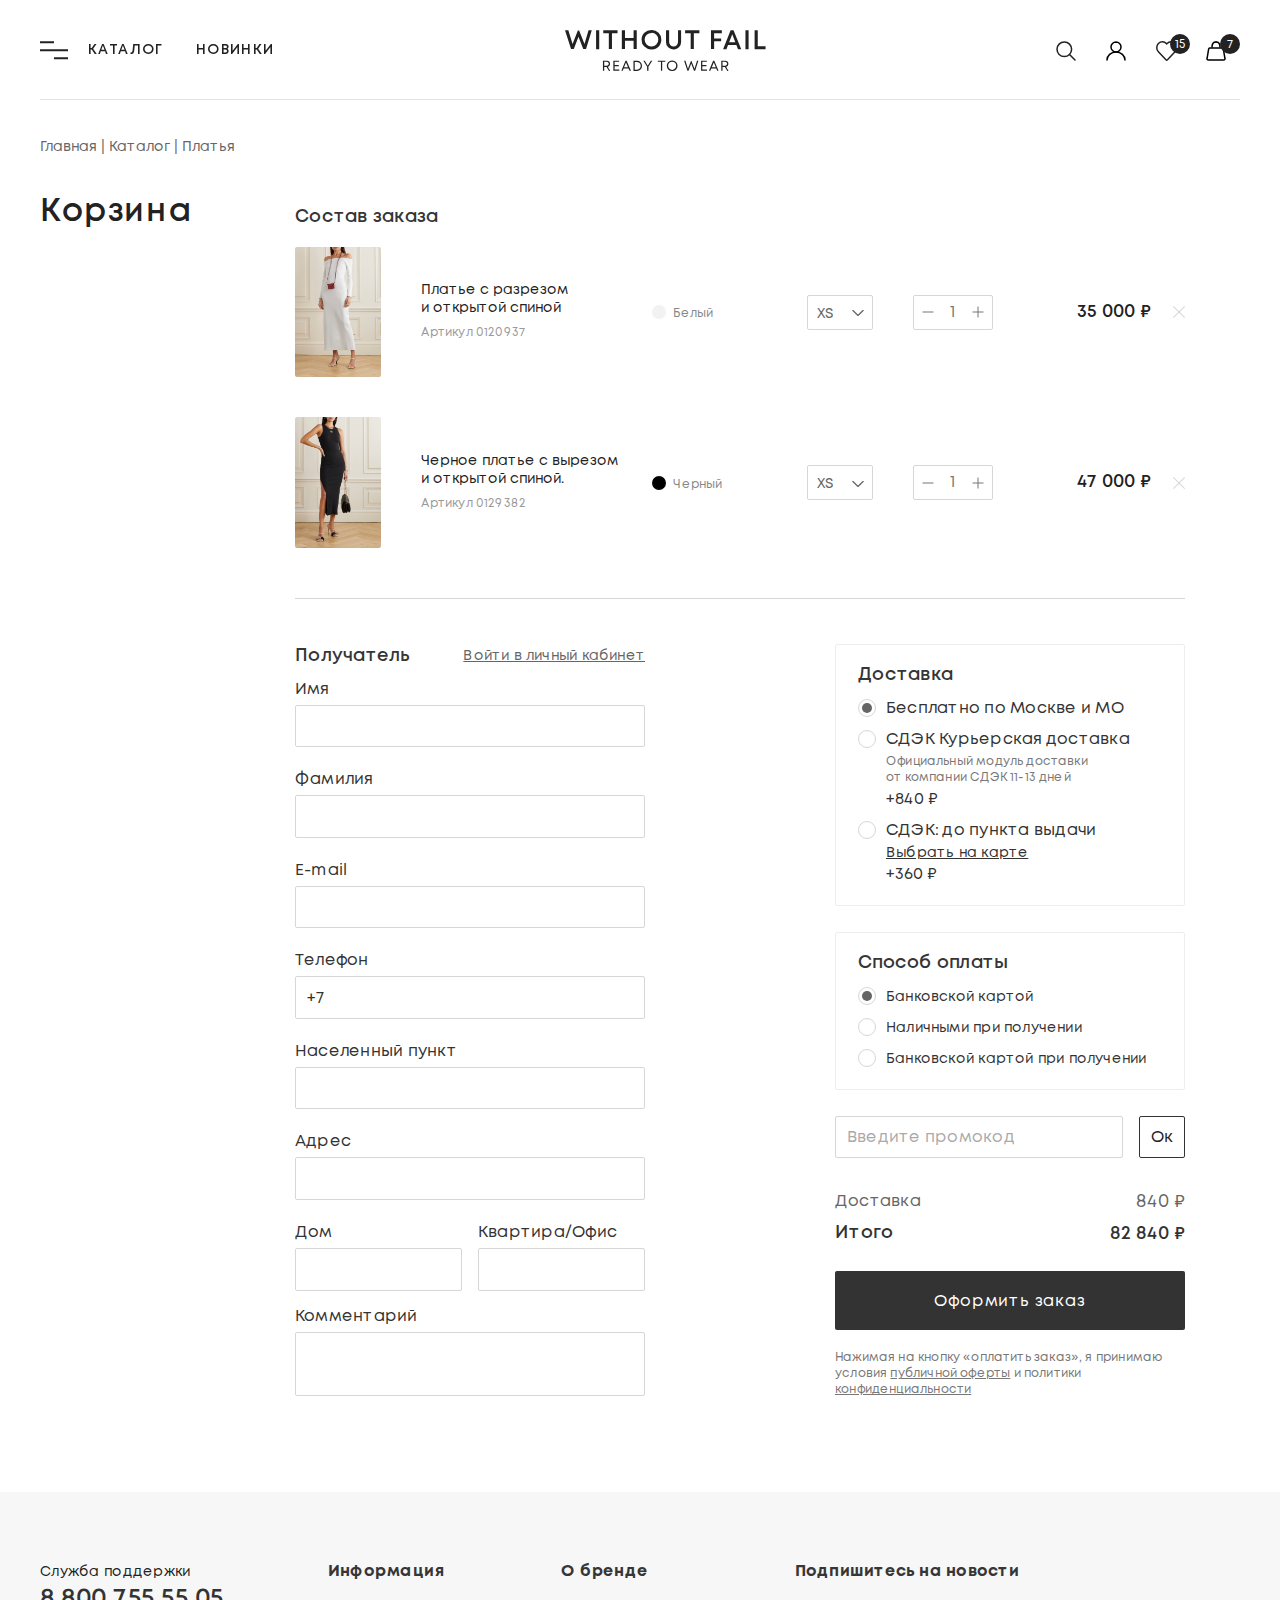
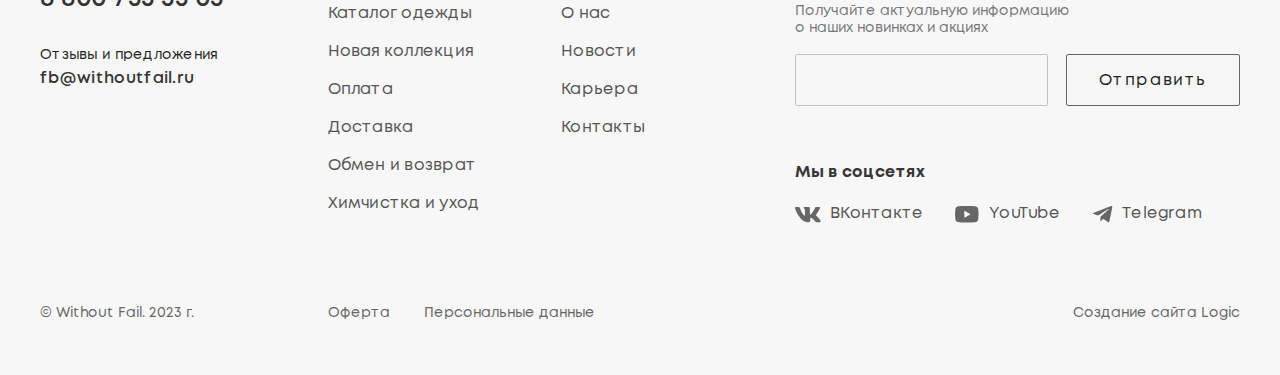
<file: cart.html>
<!DOCTYPE html>
<html lang="ru">

<head>
	<meta charset="utf-8" />
	<meta name="viewport"
		content="width=device-width, initial-scale=1, minimum-scale=1, maximum-scale=1, user-scalable=no, minimal-ui">
	<meta name="author" content="author name" />
	<meta name="application-name" content="app name" />
	<meta name="desciption" content="page description" />
	<meta name="keywords" content="Enter keywords here" />
	<!-- Social Media Meta tags -->
	<meta property="og:title" content="" />
	<meta property="og:type" content="" />
	<meta property="og:url" content="" />
	<meta property="og:image" content="" />
	<title>Cart</title>
	<link rel="stylesheet" href="https://cdn.jsdelivr.net/npm/swiper@9/swiper-bundle.min.css" />
	<link rel="stylesheet" href="css/style.css" type="text/css" />
</head>

<body>
	<header class="header">
		<div class="container">
			<div class="header-wrapper">
				<div id="menu" class="menu">
					<div class="container">
						<div class="menu-content">
							<button id="menu-close-mobile" class="close-btn" aria-label="close menu">
								<svg xmlns="http://www.w3.org/2000/svg" width="19.445" height="19.445" viewBox="0 0 19.445 19.445">
									<g id="Group_155" data-name="Group 155" transform="translate(-20.277 -28.462)">
										<rect id="Rectangle_4" data-name="Rectangle 4" width="26" height="1.5"
											transform="translate(20.277 46.847) rotate(-45)" fill="#222" />
										<rect id="Rectangle_126" data-name="Rectangle 126" width="26" height="1.5"
											transform="translate(38.662 47.908) rotate(-135)" fill="#222" />
									</g>
								</svg>
							</button>
							<div class="menu-content__wrapper">
								<nav class="menu-content__links">
									<ul class="menu-list">
										<li class="menu-list__item">
											<a href="catalog.html" class="menu-list__link">Новинки</a>
										</li>
										<li class="menu-list__item">
											<a href="catalog.html" class="menu-list__link">Топы и блузки</a>
										</li>
										<li class="menu-list__item menu-list__item_active">
											<a href="catalog.html" class="menu-list__link">Платья</a>
										</li>
										<li class="menu-list__item">
											<a href="catalog.html" class="menu-list__link">Брюки</a>
										</li>
										<li class="menu-list__item">
											<a href="catalog.html" class="menu-list__link">Пиджаки</a>
										</li>
										<li class="menu-list__item">
											<a href="catalog.html" class="menu-list__link">Look Book</a>
										</li>
										<li class="menu-list__item">
											<a href="catalog.html" class="menu-list__link">Sale</a>
										</li>
									</ul>
								</nav>
								<div class="menu-content__about">
									<button class="menu-drop menu-drop_closed">Покупателям</button>
									<ul class="menu-list">
										<li class="menu-list__item">
											<a href="#" class="menu-list__link">О бренде</a>
										</li>
										<li class="menu-list__item">
											<a href="#" class="menu-list__link">Новости</a>
										</li>
										<li class="menu-list__item">
											<a href="#" class="menu-list__link">Карьера</a>
										</li>
										<li class="menu-list__item">
											<a href="#" class="menu-list__link">Оплата</a>
										</li>
										<li class="menu-list__item">
											<a href="#" class="menu-list__link">Доставка</a>
										</li>
										<li class="menu-list__item">
											<a href="#" class="menu-list__link">Обмен и возврат</a>
										</li>
										<li class="menu-list__item">
											<a href="#" class="menu-list__link">Химчистка и уход</a>
										</li>
									</ul>
								</div>
								<div class="menu-login">
									<a href="#" class="menu-login__btn">Войти в личный кабинет</a>
								</div>
								<div class="menu-content__contacts">
									<div class="menu-contacts">
										<h3 class="title title_size-s">Контакты</h3>
										<div class="menu-contacts__block">
											<span>Служба поддержки</span>
											<a href="tel:88007555505">8 800 755 55 05</a>
										</div>
									</div>
								</div>
							</div>
							<div class="menu-poster">
								<a href="catalog.html" class="menu-poster__img">
									<img src="./assets/images/menu-img.jpg"
										srcset="./assets/images/menu-img.jpg 1x, ./assets/images/menu-img@2x.jpg 2x" alt="" />
									<div class="text-block">
										<h2 class="title title_size-m menu-poster__title">Весна-Лето ‘23</h2>
										<p>НОВАЯ КОЛЛЕКЦИЯ</p>
									</div>
								</a>
							</div>
						</div>
					</div>
				</div>
				<nav class="nav header-nav">
					<button id="catalog-btn" class="link header-nav__item header-nav__item_catalog">
						<div class="gamburger">
							<span></span><span></span><span></span>
						</div>
						<span>Каталог</span>
					</button>
					<a href="/search" class="header-icons__icon header-icons__icon_mobile">
						<svg class="white" xmlns="http://www.w3.org/2000/svg" width="20.061" height="20.061"
							viewBox="0 0 20.061 20.061">
							<g id="Group" transform="translate(-27 584.997)">
								<path id="path81" d="M27-585v20H47v-20Z" fill="none" fill-rule="evenodd" />
								<path id="path83"
									d="M35.312-583.992a7.311,7.311,0,0,1,7.307,7.307,7.311,7.311,0,0,1-7.307,7.307,7.311,7.311,0,0,1-7.307-7.307A7.311,7.311,0,0,1,35.312-583.992Z"
									fill="none" stroke="#fff" stroke-miterlimit="79.84" stroke-width="1.5" fill-rule="evenodd" />
								<path id="path85" d="M39.239-572.76,44.7-567.3" transform="translate(1.301 1.301)" fill="none"
									stroke="#fff" stroke-linecap="round" stroke-linejoin="round" stroke-miterlimit="79.84"
									stroke-width="1.5" fill-rule="evenodd" />
							</g>
						</svg>
						<svg class="black" xmlns="http://www.w3.org/2000/svg" width="20.061" height="20.061"
							viewBox="0 0 20.061 20.061">
							<g id="Group" transform="translate(-27 584.997)">
								<path id="path81" d="M27-585v20H47v-20Z" fill="none" fill-rule="evenodd" />
								<path id="path83"
									d="M35.312-583.992a7.311,7.311,0,0,1,7.307,7.307,7.311,7.311,0,0,1-7.307,7.307,7.311,7.311,0,0,1-7.307-7.307A7.311,7.311,0,0,1,35.312-583.992Z"
									fill="none" stroke="#222" stroke-miterlimit="79.84" stroke-width="1.5" fill-rule="evenodd" />
								<path id="path85" d="M39.239-572.76,44.7-567.3" transform="translate(1.301 1.301)" fill="none"
									stroke="#222" stroke-linecap="round" stroke-linejoin="round" stroke-miterlimit="79.84"
									stroke-width="1.5" fill-rule="evenodd" />
							</g>
						</svg>
					</a>
					<a href="new.html" class="link header-nav__item">
						Новинки
					</a>
				</nav>
				<a href="/" class="logo header-logo">
					<svg xmlns="http://www.w3.org/2000/svg" width="200.592" height="41.04" viewBox="0 0 200.592 41.04">
						<g id="Without_Fail_-_logo" data-name="Without Fail - logo" transform="translate(-0.045 0.006)">
							<g id="Сгруппировать_123" transform="translate(0.045 -0.006)">
								<path id="Контур_180"
									d="M-664.675-36.7h3.232l-5.747,18.766h-2.784l-4.759-12.212L-679.4-17.934h-2.784L-688.2-36.7h3.322l4.22,13.828,5.3-13.648h1.257l5.387,13.648Z"
									transform="translate(688.2 36.975)" fill="#fff" />
								<path id="Контур_181" d="M-653.6-17.834V-36.6h3.143v18.766Z" transform="translate(684.668 36.965)"
									fill="#fff" />
								<path id="Контур_182" d="M-631.323-36.7v2.873h-5.567v15.893h-3.143V-33.827H-645.6V-36.7Z"
									transform="translate(683.851 36.975)" fill="#fff" />
								<path id="Контур_183"
									d="M-613.137-36.7h3.143v18.766h-3.143V-26.1h-8.62v8.171H-624.9V-36.7h3.143v7.632h8.62Z"
									transform="translate(681.737 36.975)" fill="#fff" />
								<path id="Контур_184"
									d="M-593.024-17.606a9.47,9.47,0,0,1-7.093-2.784A9.076,9.076,0,0,1-602.9-27.3a9.076,9.076,0,0,1,2.784-6.914A9.971,9.971,0,0,1-593.024-37a9.47,9.47,0,0,1,7.094,2.784,9.076,9.076,0,0,1,2.783,6.914,9.637,9.637,0,0,1-1.257,4.938,9.364,9.364,0,0,1-3.5,3.5A9.238,9.238,0,0,1-593.024-17.606Zm-4.849-4.849a6.245,6.245,0,0,0,4.849,1.975,6.245,6.245,0,0,0,4.849-1.975A6.938,6.938,0,0,0-586.2-27.3a6.245,6.245,0,0,0-1.975-4.849,6.245,6.245,0,0,0-4.849-1.975,6.707,6.707,0,0,0-6.824,6.555v.269A6.938,6.938,0,0,0-597.872-22.455Z"
									transform="translate(679.492 37.006)" fill="#fff" />
								<path id="Контур_185"
									d="M-568.069-17.575a7.731,7.731,0,0,1-5.477-2.065,6.914,6.914,0,0,1-2.155-5.3V-36.7h3.143v11.583a4.2,4.2,0,0,0,1.257,3.322,4.8,4.8,0,0,0,6.375,0,4.929,4.929,0,0,0,1.257-3.322V-36.7h3.053v11.763a6.914,6.914,0,0,1-2.155,5.3A6.54,6.54,0,0,1-568.069-17.575Z"
									transform="translate(676.715 36.975)" fill="#fff" />
								<path id="Контур_186" d="M-540.123-36.7v2.873h-5.567v15.893h-3.143V-33.827H-554.4V-36.7Z"
									transform="translate(674.54 36.975)" fill="#fff" />
								<path id="Контур_187" d="M-514.735-33.727h-7.722v5.3h7v2.784h-7v7.722H-525.6V-36.6h10.865Z"
									transform="translate(671.599 36.965)" fill="#fff" />
								<path id="Контур_188"
									d="M-497.195-17.834l-1.616-4.13h-8.351l-1.616,4.13H-512.1l7.542-18.766h2.873l7.722,18.766Zm-5.747-14.815-3.143,7.991h6.2Z"
									transform="translate(670.221 36.965)" fill="#fff" />
								<path id="Контур_189" d="M-487.2-17.834V-36.6h3.143v18.766Z" transform="translate(667.679 36.965)"
									fill="#fff" />
								<path id="Контур_190" d="M-473.857-20.707h7.812v2.873H-477V-36.6h3.143Z"
									transform="translate(666.638 36.965)" fill="#fff" />
							</g>
							<g id="Group_152" data-name="Group 152" transform="translate(37.986 30.438)">
								<path id="Path_246" data-name="Path 246"
									d="M48.226,44.346,45.892,40.4H43.557v3.951H42.3V34.2h3.861a2.92,2.92,0,0,1,2.335.9,2.978,2.978,0,0,1,.9,2.245,2.818,2.818,0,0,1-.629,1.886,3.23,3.23,0,0,1-1.616,1.077l2.424,4.13H48.226Zm-4.669-8.979v3.771h2.514A2.266,2.266,0,0,0,47.6,38.6a1.953,1.953,0,0,0,0-2.694,2.112,2.112,0,0,0-1.526-.539H43.557Z"
									transform="translate(-42.3 -33.931)" fill="#fff" />
								<path id="Path_247" data-name="Path 247"
									d="M55.157,43.089h4.669v1.257H53.9V34.2h5.747v1.167h-4.49V38.51h4.13v1.167h-4.13v3.412Z"
									transform="translate(-43.484 -33.931)" fill="#fff" />
								<path id="Path_248" data-name="Path 248"
									d="M70.971,44.346l-.988-2.424H65.135l-.988,2.424H62.8L66.93,34.2H68.1l4.31,10.146Zm-3.5-8.44-1.975,4.849h3.951Z"
									transform="translate(-44.393 -33.931)" fill="#fff" />
								<path id="Path_249" data-name="Path 249"
									d="M79.712,34.2a4.919,4.919,0,0,1,5.118,5.118A4.871,4.871,0,0,1,83.393,43a5.008,5.008,0,0,1-3.681,1.437H76.3V34.2Zm0,8.979A3.72,3.72,0,0,0,82.5,42.1a3.863,3.863,0,0,0,1.077-2.784,3.62,3.62,0,0,0-.539-1.975A3.238,3.238,0,0,0,81.687,36a3.936,3.936,0,0,0-2.065-.539H77.557v7.812h2.155Z"
									transform="translate(-45.771 -33.931)" fill="#fff" />
								<path id="Path_250" data-name="Path 250"
									d="M96.189,34.2l-3.771,6.106v4.041H91.071V40.306L87.3,34.2h1.437L91.7,39.138,94.753,34.2Z"
									transform="translate(-46.894 -33.931)" fill="#fff" />
								<path id="Path_251" data-name="Path 251" d="M110.942,34.2v1.167H107.8v8.979h-1.257V35.367H103.4V34.2Z"
									transform="translate(-48.538 -33.931)" fill="#fff" />
								<path id="Path_252" data-name="Path 252"
									d="M122.648,42.969a5.206,5.206,0,0,1-3.861,1.526,5.352,5.352,0,0,1-3.861-1.526,5.422,5.422,0,0,1,0-7.542,5.206,5.206,0,0,1,3.861-1.526,5.352,5.352,0,0,1,3.861,1.526,5.422,5.422,0,0,1,0,7.542Zm-6.734-.9a4.12,4.12,0,0,0,5.747,0,3.994,3.994,0,0,0,1.167-2.873,3.664,3.664,0,0,0-1.167-2.873,4.154,4.154,0,0,0-2.873-1.167,3.664,3.664,0,0,0-2.873,1.167,4.154,4.154,0,0,0-1.167,2.873A3.994,3.994,0,0,0,115.914,42.071Z"
									transform="translate(-49.559 -33.9)" fill="#fff" />
								<path id="Path_253" data-name="Path 253"
									d="M145.63,34.2h1.347l-3.232,10.146h-1.167l-2.784-7.273L137.1,44.346h-1.077L132.7,34.2h1.347l2.514,8.081,2.963-7.9h.539l3.053,7.9Z"
									transform="translate(-51.529 -33.931)" fill="#fff" />
								<path id="Path_254" data-name="Path 254"
									d="M152.857,43.089h4.669v1.257H151.6V34.2h5.747v1.167h-4.49V38.51h4.13v1.167h-4.13Z"
									transform="translate(-53.459 -33.931)" fill="#fff" />
								<path id="Path_255" data-name="Path 255"
									d="M168.661,44.346l-.988-2.424h-4.938l-.988,2.424H160.4L164.53,34.2H165.7l4.31,10.146Zm-3.412-8.44-1.975,4.849h3.951Z"
									transform="translate(-54.357 -33.931)" fill="#fff" />
								<path id="Path_256" data-name="Path 256"
									d="M180.026,44.346,177.692,40.4h-2.335v3.951H174.1V34.2h3.861a2.921,2.921,0,0,1,2.335.9,2.978,2.978,0,0,1,.9,2.245,2.818,2.818,0,0,1-.629,1.886,3.23,3.23,0,0,1-1.616,1.077l2.424,4.13h-1.347Zm-4.669-8.979v3.771h2.514A2.266,2.266,0,0,0,179.4,38.6a1.953,1.953,0,0,0,0-2.694,2.112,2.112,0,0,0-1.526-.539h-2.514Z"
									transform="translate(-55.756 -33.931)" fill="#fff" />
							</g>
						</g>
					</svg>

				</a>
				<div class="header-icons">
					<a href="/search" class="header-icons__icon header-icons__icon_desktop">
						<svg class="white" xmlns="http://www.w3.org/2000/svg" width="20.061" height="20.061"
							viewBox="0 0 20.061 20.061">
							<g id="Group" transform="translate(-27 584.997)">
								<path id="path81" d="M27-585v20H47v-20Z" fill="none" fill-rule="evenodd" />
								<path id="path83"
									d="M35.312-583.992a7.311,7.311,0,0,1,7.307,7.307,7.311,7.311,0,0,1-7.307,7.307,7.311,7.311,0,0,1-7.307-7.307A7.311,7.311,0,0,1,35.312-583.992Z"
									fill="none" stroke="#fff" stroke-miterlimit="79.84" stroke-width="1.5" fill-rule="evenodd" />
								<path id="path85" d="M39.239-572.76,44.7-567.3" transform="translate(1.301 1.301)" fill="none"
									stroke="#fff" stroke-linecap="round" stroke-linejoin="round" stroke-miterlimit="79.84"
									stroke-width="1.5" fill-rule="evenodd" />
							</g>
						</svg>
						<svg class="black" xmlns="http://www.w3.org/2000/svg" width="20.061" height="20.061"
							viewBox="0 0 20.061 20.061">
							<g id="Group" transform="translate(-27 584.997)">
								<path id="path81" d="M27-585v20H47v-20Z" fill="none" fill-rule="evenodd" />
								<path id="path83"
									d="M35.312-583.992a7.311,7.311,0,0,1,7.307,7.307,7.311,7.311,0,0,1-7.307,7.307,7.311,7.311,0,0,1-7.307-7.307A7.311,7.311,0,0,1,35.312-583.992Z"
									fill="none" stroke="#222" stroke-miterlimit="79.84" stroke-width="1.5" fill-rule="evenodd" />
								<path id="path85" d="M39.239-572.76,44.7-567.3" transform="translate(1.301 1.301)" fill="none"
									stroke="#222" stroke-linecap="round" stroke-linejoin="round" stroke-miterlimit="79.84"
									stroke-width="1.5" fill-rule="evenodd" />
							</g>
						</svg>
					</a>
					<a href="profile.html" class="header-icons__icon header-icons__icon_desktop">
						<svg class="white" xmlns="http://www.w3.org/2000/svg" width="20" height="20" viewBox="0 0 20 20">
							<g id="Group_1" transform="translate(-67 584.997)">
								<path id="path88" d="M67-585v20H87v-20Z" fill="none" fill-rule="evenodd" />
								<path id="path90"
									d="M77-584A5.006,5.006,0,0,1,82-579,5.006,5.006,0,0,1,77-574a5.006,5.006,0,0,1-5.005-5A5.006,5.006,0,0,1,77-584Z"
									fill="none" stroke="#fff" stroke-miterlimit="79.84" stroke-width="1.5" fill-rule="evenodd" />
								<path id="path92" d="M68-565.988c0-4.428,4.032-8.021,9-8.021s9,3.593,9,8.021" fill="none" stroke="#fff"
									stroke-linecap="round" stroke-linejoin="round" stroke-miterlimit="79.84" stroke-width="1.5"
									fill-rule="evenodd" />
							</g>
						</svg>
						<svg class="black" xmlns="http://www.w3.org/2000/svg" width="20" height="20" viewBox="0 0 20 20">
							<g id="Group_1" transform="translate(-67 584.997)">
								<path id="path88" d="M67-585v20H87v-20Z" fill="none" fill-rule="evenodd" />
								<path id="path90"
									d="M77-584A5.006,5.006,0,0,1,82-579,5.006,5.006,0,0,1,77-574a5.006,5.006,0,0,1-5.005-5A5.006,5.006,0,0,1,77-584Z"
									fill="none" stroke="#000" stroke-miterlimit="79.84" stroke-width="1.5" fill-rule="evenodd" />
								<path id="path92" d="M68-565.988c0-4.428,4.032-8.021,9-8.021s9,3.593,9,8.021" fill="none" stroke="#000"
									stroke-linecap="round" stroke-linejoin="round" stroke-miterlimit="79.84" stroke-width="1.5"
									fill-rule="evenodd" />
							</g>
						</svg>
					</a>
					<a href="favorites.html" class="header-icons__icon header-icons__icon_value" data-value="15">
						<svg class="white" xmlns="http://www.w3.org/2000/svg" width="21.436" height="20.114"
							viewBox="0 0 21.436 20.114">
							<path id="path2"
								d="M18.306,18.638a5.447,5.447,0,0,0-7.984,0l-.352.372-.352-.372a5.451,5.451,0,0,0-7.7-.283q-.147.136-.283.283a6.114,6.114,0,0,0,0,8.313L9.452,35.2a.712.712,0,0,0,1.007.027l.027-.027,7.819-8.249A6.113,6.113,0,0,0,18.306,18.638Z"
								transform="translate(0.75 -16.146)" fill="none" stroke="#fff" stroke-width="1.5" />
						</svg>
						<svg class="black" xmlns="http://www.w3.org/2000/svg" width="21.436" height="20.114"
							viewBox="0 0 21.436 20.114">
							<path id="path2"
								d="M18.306,18.638a5.447,5.447,0,0,0-7.984,0l-.352.372-.352-.372a5.451,5.451,0,0,0-7.7-.283q-.147.136-.283.283a6.114,6.114,0,0,0,0,8.313L9.452,35.2a.712.712,0,0,0,1.007.027l.027-.027,7.819-8.249A6.113,6.113,0,0,0,18.306,18.638Z"
								transform="translate(0.75 -16.146)" fill="none" stroke="#222" stroke-width="1.5" />
						</svg>
					</a>
					<a href="cart.html" class="header-icons__icon header-icons__icon_value" data-value="7">
						<svg class="white" xmlns="http://www.w3.org/2000/svg" width="20" height="20" viewBox="0 0 20 20">
							<g id="Group_3" transform="translate(-147 584.997)">
								<path id="path100" d="M147-585v20h20v-20Z" fill="none" fill-rule="evenodd" />
								<path id="path102"
									d="M149.4-565.988c-1.1,0-1.535-.745-1.359-1.481l1.639-9.653a1.1,1.1,0,0,1,1.183-.884h12.277a1.1,1.1,0,0,1,1.183.884l1.639,9.653c.176.736-.259,1.481-1.359,1.481Z"
									fill="none" stroke="#fff" stroke-linejoin="round" stroke-miterlimit="79.84" stroke-width="1.5"
									fill-rule="evenodd" />
								<path id="path104" d="M153.009-579c0-2.5,1.331-4.992,3.991-4.992" fill="none" stroke="#fff"
									stroke-linecap="round" stroke-linejoin="round" stroke-miterlimit="79.84" stroke-width="1.5"
									fill-rule="evenodd" />
								<path id="path106" d="M160.99-579c0-2.5-1.331-4.992-3.991-4.992" fill="none" stroke="#fff"
									stroke-linecap="round" stroke-linejoin="round" stroke-miterlimit="79.84" stroke-width="1.5"
									fill-rule="evenodd" />
							</g>
						</svg>
						<svg class="black" xmlns="http://www.w3.org/2000/svg" width="20" height="20" viewBox="0 0 20 20">
							<g id="Group_3" transform="translate(-147 584.997)">
								<path id="path100" d="M147-585v20h20v-20Z" fill="none" fill-rule="evenodd" />
								<path id="path102"
									d="M149.4-565.988c-1.1,0-1.535-.745-1.359-1.481l1.639-9.653a1.1,1.1,0,0,1,1.183-.884h12.277a1.1,1.1,0,0,1,1.183.884l1.639,9.653c.176.736-.259,1.481-1.359,1.481Z"
									fill="none" stroke="#000" stroke-linejoin="round" stroke-miterlimit="79.84" stroke-width="1.5"
									fill-rule="evenodd" />
								<path id="path104" d="M153.009-579c0-2.5,1.331-4.992,3.991-4.992" fill="none" stroke="#000"
									stroke-linecap="round" stroke-linejoin="round" stroke-miterlimit="79.84" stroke-width="1.5"
									fill-rule="evenodd" />
								<path id="path106" d="M160.99-579c0-2.5-1.331-4.992-3.991-4.992" fill="none" stroke="#000"
									stroke-linecap="round" stroke-linejoin="round" stroke-miterlimit="79.84" stroke-width="1.5"
									fill-rule="evenodd" />
							</g>
						</svg>
					</a>
				</div>
			</div>
		</div>
	</header>
	<main class="main cart">
		<div class="page-header">
			<div class="container">
				<div class="page-header__wrapper">
					<div class="breadcrumbs">
						<a href="index.html">Главная</a>&nbsp;|&nbsp;<a href="catalog.html">Каталог</a>&nbsp;|&nbsp;<a
							href="catalog.html">Платья</a>
					</div>
				</div>
			</div>
		</div>
		<div class="cart-page">
			<div class="container">
				<div class="cart-page__wrapper">
					<h2 class="title title_size-m cart-page__title">Корзина</h2>
					<div class="cart-content">
						<div class="order-details">
							<h3 class="title title_size-s order-details__title">Cостав заказа</h3>
							<ul class="order-list">
								<li class="order-list__item">
									<a href="product.html" class="order-list__product">
										<div class="order-list__product-img">
											<img width="86" height="130" src="./assets/images/catalog-4.jpg"
												srcset="./assets/images/catalog-4.jpg 1x, ./assets/images/catalog-4@2x.jpg 2x" alt="" />
										</div>
									</a>
									<div class="order-list__product-info">
										<a href="product.html">
											<p>Платье с разрезом и&nbsp;открытой спиной</p>
											<span>Артикул 0120937</span>
										</a>
									</div>
									<div class="order-list__product-color">
										<div class="color-btn" style="background: #F2F2F2"></div>
										<p>Белый</p>
									</div>
									<div class="order-list__product-size">
										<div class="select-wrapper">
											<div class="order-list__size-drop select">XS</div>
											<div class="order-list__size-block select-block select-block_small-font">
												<ul class="select-list">
													<li class="select-list__item">XXS</li>
													<li class="select-list__item">XS-S</li>
													<li class="select-list__item">S</li>
													<li class="select-list__item">M</li>
													<li class="select-list__item">M-L</li>
													<li class="select-list__item">L</li>
												</ul>
											</div>
										</div>
										<div class="order-list__product-count mobile">
											<div class="count-input__wrapper">
												<button type="button" data-count="decrement" aria-label="decrement">
													<span></span>
												</button>
												<input id="product-count" class="count-input" type="number" name="product-count" value="1">
												<button type="button" data-count="increment" aria-label="increment">
													<span></span>
													<span></span>
												</button>
											</div>
										</div>
									</div>
									<div class="order-list__product-count desktop">
										<div class="count-input__wrapper">
											<button type="button" data-count="decrement" aria-label="decrement">
												<span></span>
											</button>
											<input id="product-count" class="count-input" type="number" name="product-count" value="1">
											<button type="button" data-count="increment" aria-label="increment">
												<span></span>
												<span></span>
											</button>
										</div>
									</div>
									<div class="order-list__product-price">
										<span>35 000 ₽</span>
									</div>
									<div class="order-list__product-remove">
										<button class="remove" aria-label="close">
											<span></span>
											<span></span>
										</button>
									</div>
								</li>
								<li class="order-list__item">
									<a href="product.html" class="order-list__product">
										<div class="order-list__product-img">
											<img width="86" height="130" src="./assets/images/catalog-1.jpg"
												srcset="./assets/images/catalog-1.jpg 1x, ./assets/images/catalog-1@2x.jpg 2x" alt="" />
										</div>
									</a>
									<div class="order-list__product-info">
										<a href="product.html">
											<p>Черное платье с вырезом и&nbsp;открытой спиной.</p>
											<span>Артикул 0129382</span>
										</a>
									</div>
									<div class="order-list__product-color">
										<div class="color-btn" style="background: #000"></div>
										<p>Черный</p>
									</div>
									<div class="order-list__product-size">
										<div class="select-wrapper">
											<div class="order-list__size-drop select">XS</div>
											<div class="order-list__size-block select-block select-block_small-font">
												<ul class="select-list">
													<li class="select-list__item">XXS</li>
													<li class="select-list__item">XS-S</li>
													<li class="select-list__item">S</li>
													<li class="select-list__item">M</li>
													<li class="select-list__item">M-L</li>
													<li class="select-list__item">L</li>
												</ul>
											</div>
										</div>
										<div class="order-list__product-count mobile">
											<div class="count-input__wrapper">
												<button type="button" data-count="decrement" aria-label="decrement">
													<span></span>
												</button>
												<input id="product-count" class="count-input" type="number" name="product-count" value="1">
												<button type="button" data-count="increment" aria-label="increment">
													<span></span>
													<span></span>
												</button>
											</div>
										</div>
									</div>
									<div class="order-list__product-count desktop">
										<div class="count-input__wrapper">
											<button type="button" data-count="decrement" aria-label="decrement">
												<span></span>
											</button>
											<input id="product-count" class="count-input" type="number" name="product-count" value="1">
											<button type="button" data-count="increment" aria-label="increment">
												<span></span>
												<span></span>
											</button>
										</div>
									</div>
									<div class="order-list__product-price">
										<span>47 000 ₽</span>
									</div>
									<div class="order-list__product-remove">
										<button class="remove">
											<span></span>
											<span></span>
										</button>
									</div>
								</li>
							</ul>
						</div>
						<form id="order-form" class="order-form">
							<div class="order-form-row">
								<div class="order-form-row__header">
									<h3 class="title title_size-s order-form-row__title">Получатель</h3>
									<a href="#" class="link-underline">Войти в личный кабинет</a>
								</div>
								<label class="order-form__label">
									<span>Имя</span>
									<input class="form-input" type="text" name="name">
								</label>
								<label class="order-form__label">
									<span>Фамилия</span>
									<input class="form-input" type="text" name="surname">
								</label>
								<label class="order-form__label">
									<span>E-mail</span>
									<input class="form-input" type="email" name="email">
								</label>
								<label class="order-form__label">
									<span>Телефон</span>
									<input class="form-input" type="tel" name="tel" value="+7">
								</label>
								<label class="order-form__label">
									<span>Населенный пункт</span>
									<input class="form-input" type="text" name="city">
								</label>
								<label class="order-form__label">
									<span>Адрес</span>
									<input class="form-input" type="text" name="address">
								</label>
								<div class="order-form__divide">
									<label class="order-form__label">
										<span>Дом</span>
										<input class="form-input" type="number" name="house">
									</label>
									<label class="order-form__label">
										<span>Квартира/Офис</span>
										<input class="form-input" type="text" name="appartaments">
									</label>
								</div>
								<label class="order-form__label">
									<span>Комментарий</span>
									<textarea rows="2" class="form-input" type="text" name="comments"></textarea>
								</label>
							</div>
							<div class="order-form-row">
								<div class="order-delivery__block">
									<h3 class="title title_size-s order-form-row__title">Доставка</h3>
									<div class="order-delivery">
										<label class="order-delivery__label">
											<input type="radio" name="delivery" value="free Moscow" checked>
											<div class="radio"></div>
											<div class="order-delivery__info">
												<p class="method">Бесплатно по Москве и МО</p>
											</div>
										</label>
										<label class="order-delivery__label">
											<input type="radio" name="delivery" value="courier">
											<div class="radio"></div>
											<div class="order-delivery__info">
												<p class="method">СДЭК Курьерская доставка</p>
												<p class="subtext">Официальный модуль доставки от&nbsp;компании СДЭК 11-13&nbsp;дней</p>
												<span class="price">+840 ₽</span>
											</div>
										</label>
										<label class="order-delivery__label">
											<input type="radio" name="delivery" value="PVZ">
											<div class="radio"></div>
											<div class="order-delivery__info">
												<p class="method">СДЭК: до пункта выдачи</p>
												<button id="delivery-map" class="link-underline">Выбрать на карте</button>
												<span class="price">+360 ₽</span>
											</div>
										</label>
									</div>
								</div>
								<div class="order-delivery__block payment">
									<h3 class="title title_size-s order-form-row__title">Способ оплаты</h3>
									<div class="order-delivery">
										<label class="order-delivery__label">
											<input type="radio" name="payment" value="bank card" checked>
											<div class="radio"></div>
											<div class="order-delivery__info">
												<p class="method">Банковской картой</p>
											</div>
										</label>
										<label class="order-delivery__label">
											<input type="radio" name="payment" value="money">
											<div class="radio"></div>
											<div class="order-delivery__info">
												<p class="method">Наличными при получении</p>
											</div>
										</label>
										<label class="order-delivery__label">
											<input type="radio" name="payment" value="bank after getting">
											<div class="radio"></div>
											<div class="order-delivery__info">
												<p class="method">Банковской картой при получении</p>
											</div>
										</label>
									</div>
								</div>
								<div class="promocode">
									<input class="form-input" type="text" name="promocode" placeholder="Введите промокод">
									<button class="promocode-btn">Ок</button>
								</div>
								<div class="order-delivery__price">
									<div class="order-delivery__price-row" data-price="delivery">
										<p>Доставка</p>
										<span>840 ₽</span>
									</div>
									<div class="order-delivery__price-row" data-price="final">
										<p>Итого</p>
										<span>82 840 ₽</span>
									</div>
								</div>
								<div class="order-delivery__submit">
									<button id="order-submit" type="submit" class="btn btn-primary">Оформить заказ</button>
									<div class="personal-data">
										<p>
											Нажимая на кнопку «оплатить заказ», я принимаю условия <a href="offerta.html">публичной
												оферты</a> и политики <a href="policy.html">конфиденциальности</a>
										</p>
									</div>
								</div>
							</div>
						</form>
					</div>
				</div>
			</div>
		</div>
	</main>
	<footer class="footer">
		<div class="container">
			<div class="footer-wrapper">
				<div class="footer-help">
					<div class="footer-help__support">
						<span>Служба поддержки</span>
						<a href="tel:88007555505">8 800 755 55 05</a>
					</div>
					<div class="footer-help__testimonials">
						<span>Отзывы и предложения</span>
						<a href="mailto:fb@withoutfail.ru">fb@withoutfail.ru</a>
					</div>
				</div>
				<div class="footer-social-block footer-social-block_mobile">
					<a class="footer-social-block__item" href="https://vk.com">
						<svg xmlns="http://www.w3.org/2000/svg" width="25.666" height="15.205" viewBox="0 0 25.666 15.205">
							<path id="Path_153" data-name="Path 153"
								d="M2.839,13.9H5.873a.872.872,0,0,1,.812.588,31.109,31.109,0,0,0,2.222,5.124c1.325,2.142,2.18,2.94,2.735,2.856.556-.126.385-1.554.385-2.688s.128-3.066-.427-3.948l-.855-1.218a.419.419,0,0,1,.342-.672h4.872a.85.85,0,0,1,.855.84v6.09s.214,1.092,1.41-.042a20.843,20.843,0,0,0,3.547-5.376l.427-1.008a.845.845,0,0,1,.769-.5H26.13a.846.846,0,0,1,.812,1.134l-.342.882a31.566,31.566,0,0,1-2.35,3.864c-1.2,1.638-1.453,2.016-1.282,2.436s3.248,3.234,4.017,4.578c.214.378.385.714.556,1.008a.872.872,0,0,1-.769,1.26h-3.59a.83.83,0,0,1-.727-.42l-.342-.546a22.2,22.2,0,0,0-3.5-3.318c-1.368-.756-1.325.336-1.325.336v2.226a1.7,1.7,0,0,1-1.709,1.68h-.855s-4.7,0-8.462-5.5C3.309,19.276,2.326,16.5,1.984,14.908A.867.867,0,0,1,2.839,13.9Z"
								transform="translate(-1.972 -13.9)" fill="#666" />
						</svg>
						<span>ВКонтакте</span>
					</a>
					<a class="footer-social-block__item" href="https://youtube.com">
						<svg id="_x33_95-youtube" xmlns="http://www.w3.org/2000/svg" width="23.613" height="16.603"
							viewBox="0 0 23.613 16.603">
							<g id="Group_105" data-name="Group 105">
								<path id="Path_156" data-name="Path 156"
									d="M49.12,96.88a2.967,2.967,0,0,0-2.088-2.1c-1.841-.5-9.225-.5-9.225-.5s-7.384,0-9.225.5a2.967,2.967,0,0,0-2.088,2.1,33.407,33.407,0,0,0,0,11.441,2.923,2.923,0,0,0,2.088,2.068c1.841.5,9.225.5,9.225.5s7.384,0,9.225-.5a2.923,2.923,0,0,0,2.088-2.068,33.407,33.407,0,0,0,0-11.441Z"
									transform="translate(-26.001 -94.282)" fill="#666" />
								<path id="Path_157" data-name="Path 157" d="M208.954,194.952V187.93l6.171,3.511Z"
									transform="translate(-199.563 -183.123)" fill="#fff" />
							</g>
						</svg>
						<span>YouTube</span>
					</a>
					<a class="footer-social-block__item" href="https://telegram.com">
						<svg xmlns="http://www.w3.org/2000/svg" width="19.32" height="16.203" viewBox="0 0 19.32 16.203">
							<path id="_8547122_telegram_plane_icon" data-name="8547122_telegram_plane_icon"
								d="M19.281,65.874l-2.916,13.75c-.22.97-.794,1.212-1.609.755l-4.442-3.273L8.171,79.167a1.116,1.116,0,0,1-.893.436L7.6,75.078l8.233-7.44c.358-.319-.078-.5-.556-.177L5.1,73.871.714,72.5c-.953-.3-.97-.953.2-1.41l17.139-6.6C18.846,64.188,19.54,64.663,19.281,65.874Z"
								transform="translate(-0.016 -64.399)" fill="#666" />
						</svg>
						<span>Telegram</span>
					</a>
				</div>
				<nav class="footer-nav">
					<ul class="footer-list">
						<h4 class="title title_size-s">Информация</h4>
						<li class="footer-list__item"><a href="catalog.html">Каталог одежды</a></li>
						<li class="footer-list__item"><a href="new-collection.html">Новая коллекция</a></li>
						<li class="footer-list__item"><a href="payment.html">Оплата</a></li>
						<li class="footer-list__item"><a href="delivery.html">Доставка</a></li>
						<li class="footer-list__item"><a href="page.html">Обмен и возврат</a></li>
						<li class="footer-list__item"><a href="page.html">Химчистка и уход</a></li>
					</ul>
					<ul class="footer-list">
						<h4 class="title title_size-s">О бренде</h4>
						<li class="footer-list__item"><a href="about.html">О нас</a></li>
						<li class="footer-list__item"><a href="news.html">Новости</a></li>
						<li class="footer-list__item"><a href="career.html">Карьера</a></li>
						<li class="footer-list__item"><a href="contact.html">Контакты</a></li>
					</ul>
				</nav>
				<div class="footer-news">
					<h4 class="title title_size-s">Подпишитесь на новости</h4>
					<p>Получайте актуальную информацию о&nbsp;наших новинках и&nbsp;акциях</p>
					<form class="footer-form">
						<input class="input" type="email" name="email" value="" placeholder="">
						<button type="submit" class="btn btn-transparent">
							<span class="desktop">Отправить</span>
							<span class="mobile">Ок</span>
						</button>
					</form>
					<div class="footer-social">
						<h4 class="title title_size-s">Мы в соцсетях</h4>
						<div class="footer-social-block">
							<a class="footer-social-block__item" href="https://vk.com">
								<svg xmlns="http://www.w3.org/2000/svg" width="25.666" height="15.205" viewBox="0 0 25.666 15.205">
									<path id="Path_153" data-name="Path 153"
										d="M2.839,13.9H5.873a.872.872,0,0,1,.812.588,31.109,31.109,0,0,0,2.222,5.124c1.325,2.142,2.18,2.94,2.735,2.856.556-.126.385-1.554.385-2.688s.128-3.066-.427-3.948l-.855-1.218a.419.419,0,0,1,.342-.672h4.872a.85.85,0,0,1,.855.84v6.09s.214,1.092,1.41-.042a20.843,20.843,0,0,0,3.547-5.376l.427-1.008a.845.845,0,0,1,.769-.5H26.13a.846.846,0,0,1,.812,1.134l-.342.882a31.566,31.566,0,0,1-2.35,3.864c-1.2,1.638-1.453,2.016-1.282,2.436s3.248,3.234,4.017,4.578c.214.378.385.714.556,1.008a.872.872,0,0,1-.769,1.26h-3.59a.83.83,0,0,1-.727-.42l-.342-.546a22.2,22.2,0,0,0-3.5-3.318c-1.368-.756-1.325.336-1.325.336v2.226a1.7,1.7,0,0,1-1.709,1.68h-.855s-4.7,0-8.462-5.5C3.309,19.276,2.326,16.5,1.984,14.908A.867.867,0,0,1,2.839,13.9Z"
										transform="translate(-1.972 -13.9)" fill="#666" />
								</svg>
								<span>ВКонтакте</span>
							</a>
							<a class="footer-social-block__item" href="https://youtube.com">
								<svg id="_x33_95-youtube" xmlns="http://www.w3.org/2000/svg" width="23.613" height="16.603"
									viewBox="0 0 23.613 16.603">
									<g id="Group_105" data-name="Group 105">
										<path id="Path_156" data-name="Path 156"
											d="M49.12,96.88a2.967,2.967,0,0,0-2.088-2.1c-1.841-.5-9.225-.5-9.225-.5s-7.384,0-9.225.5a2.967,2.967,0,0,0-2.088,2.1,33.407,33.407,0,0,0,0,11.441,2.923,2.923,0,0,0,2.088,2.068c1.841.5,9.225.5,9.225.5s7.384,0,9.225-.5a2.923,2.923,0,0,0,2.088-2.068,33.407,33.407,0,0,0,0-11.441Z"
											transform="translate(-26.001 -94.282)" fill="#666" />
										<path id="Path_157" data-name="Path 157" d="M208.954,194.952V187.93l6.171,3.511Z"
											transform="translate(-199.563 -183.123)" fill="#fff" />
									</g>
								</svg>
								<span>YouTube</span>
							</a>
							<a class="footer-social-block__item" href="https://telegram.com">
								<svg xmlns="http://www.w3.org/2000/svg" width="19.32" height="16.203" viewBox="0 0 19.32 16.203">
									<path id="_8547122_telegram_plane_icon" data-name="8547122_telegram_plane_icon"
										d="M19.281,65.874l-2.916,13.75c-.22.97-.794,1.212-1.609.755l-4.442-3.273L8.171,79.167a1.116,1.116,0,0,1-.893.436L7.6,75.078l8.233-7.44c.358-.319-.078-.5-.556-.177L5.1,73.871.714,72.5c-.953-.3-.97-.953.2-1.41l17.139-6.6C18.846,64.188,19.54,64.663,19.281,65.874Z"
										transform="translate(-0.016 -64.399)" fill="#666" />
								</svg>
								<span>Telegram</span>
							</a>
						</div>
					</div>
				</div>
				<span class="footer-span">© Without Fail. 2023 г.</span>
				<div class="footer-privacy">
					<a href="page.html">Оферта</a>
					<a href="page.html">Персональные данные</a>
				</div>
				<span class="footer-mark">Создание сайта Logic</span>
			</div>
		</div>
	</footer>
	<div id="blocker" class="blocker"></div>
	<script src="https://cdn.jsdelivr.net/npm/swiper@9/swiper-bundle.min.js"></script>
	<script src="js/main.js" defer></script>
</body>

</html>
</file>
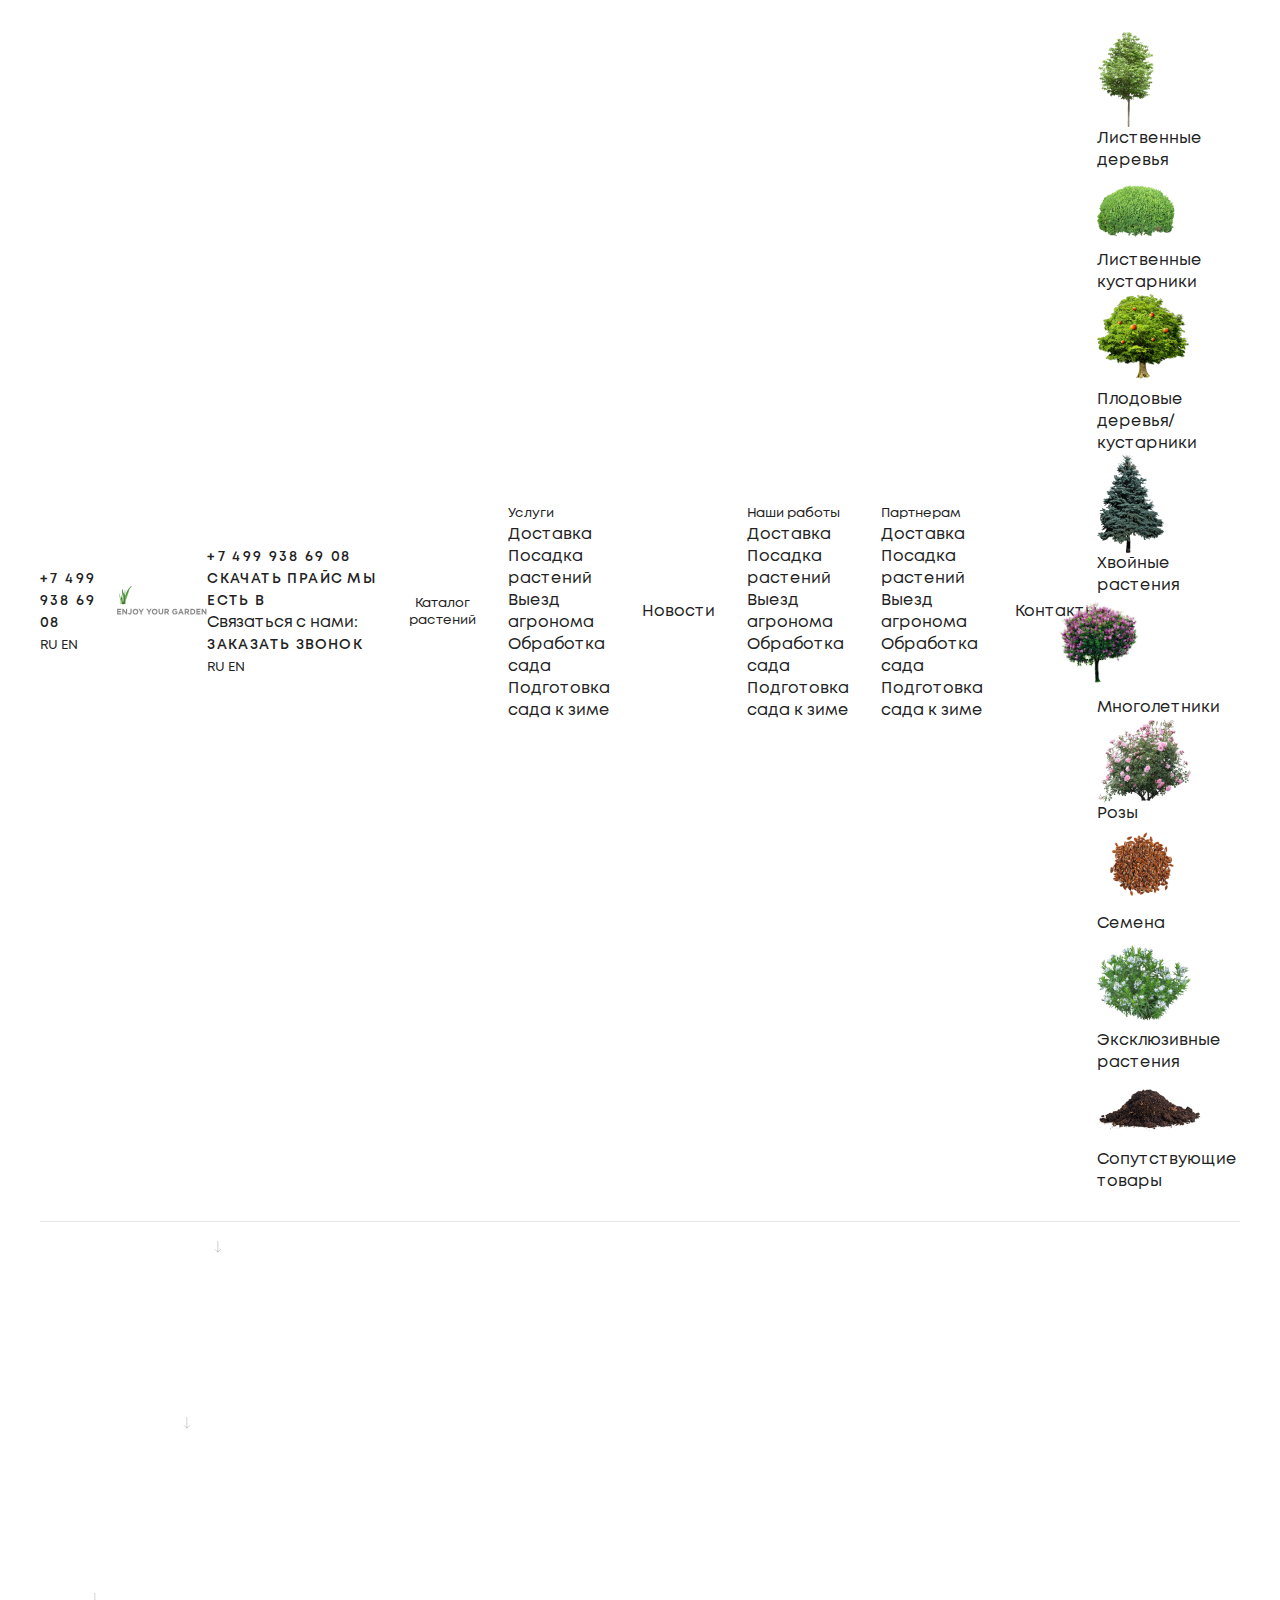
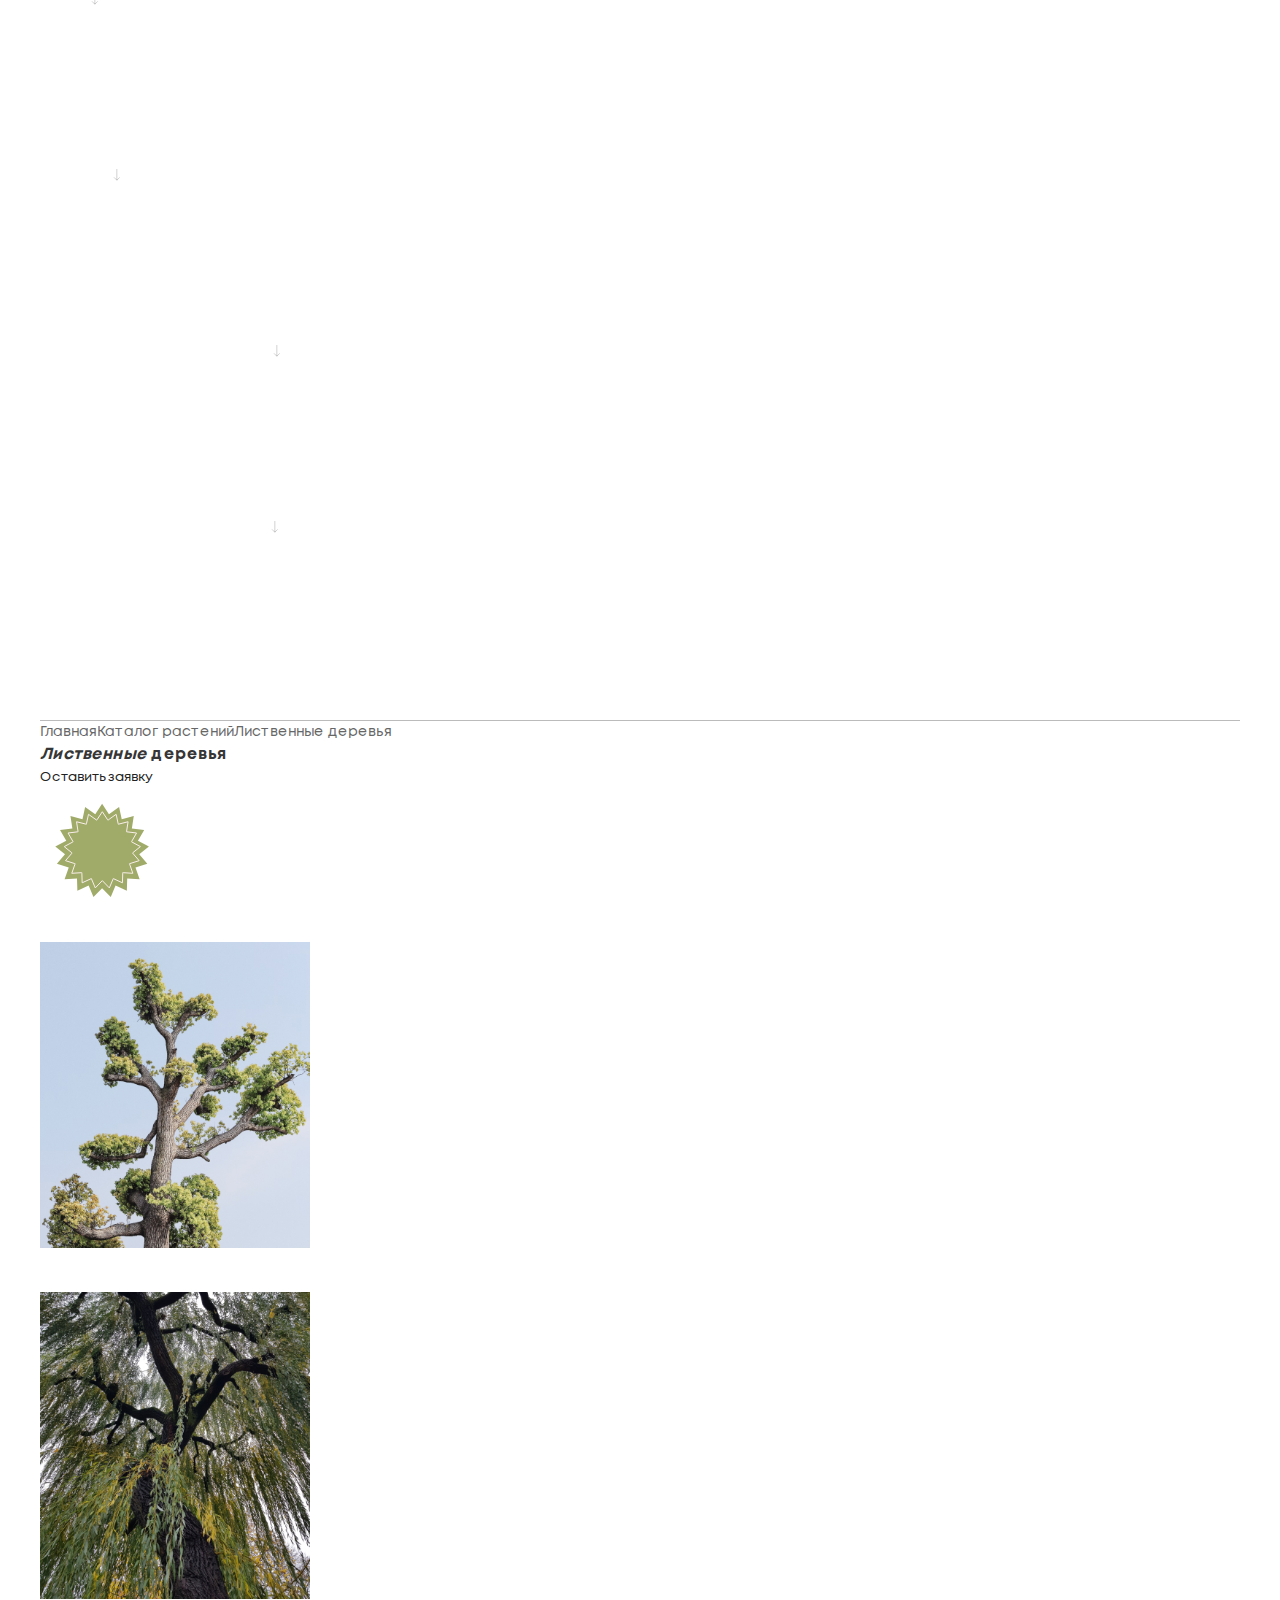
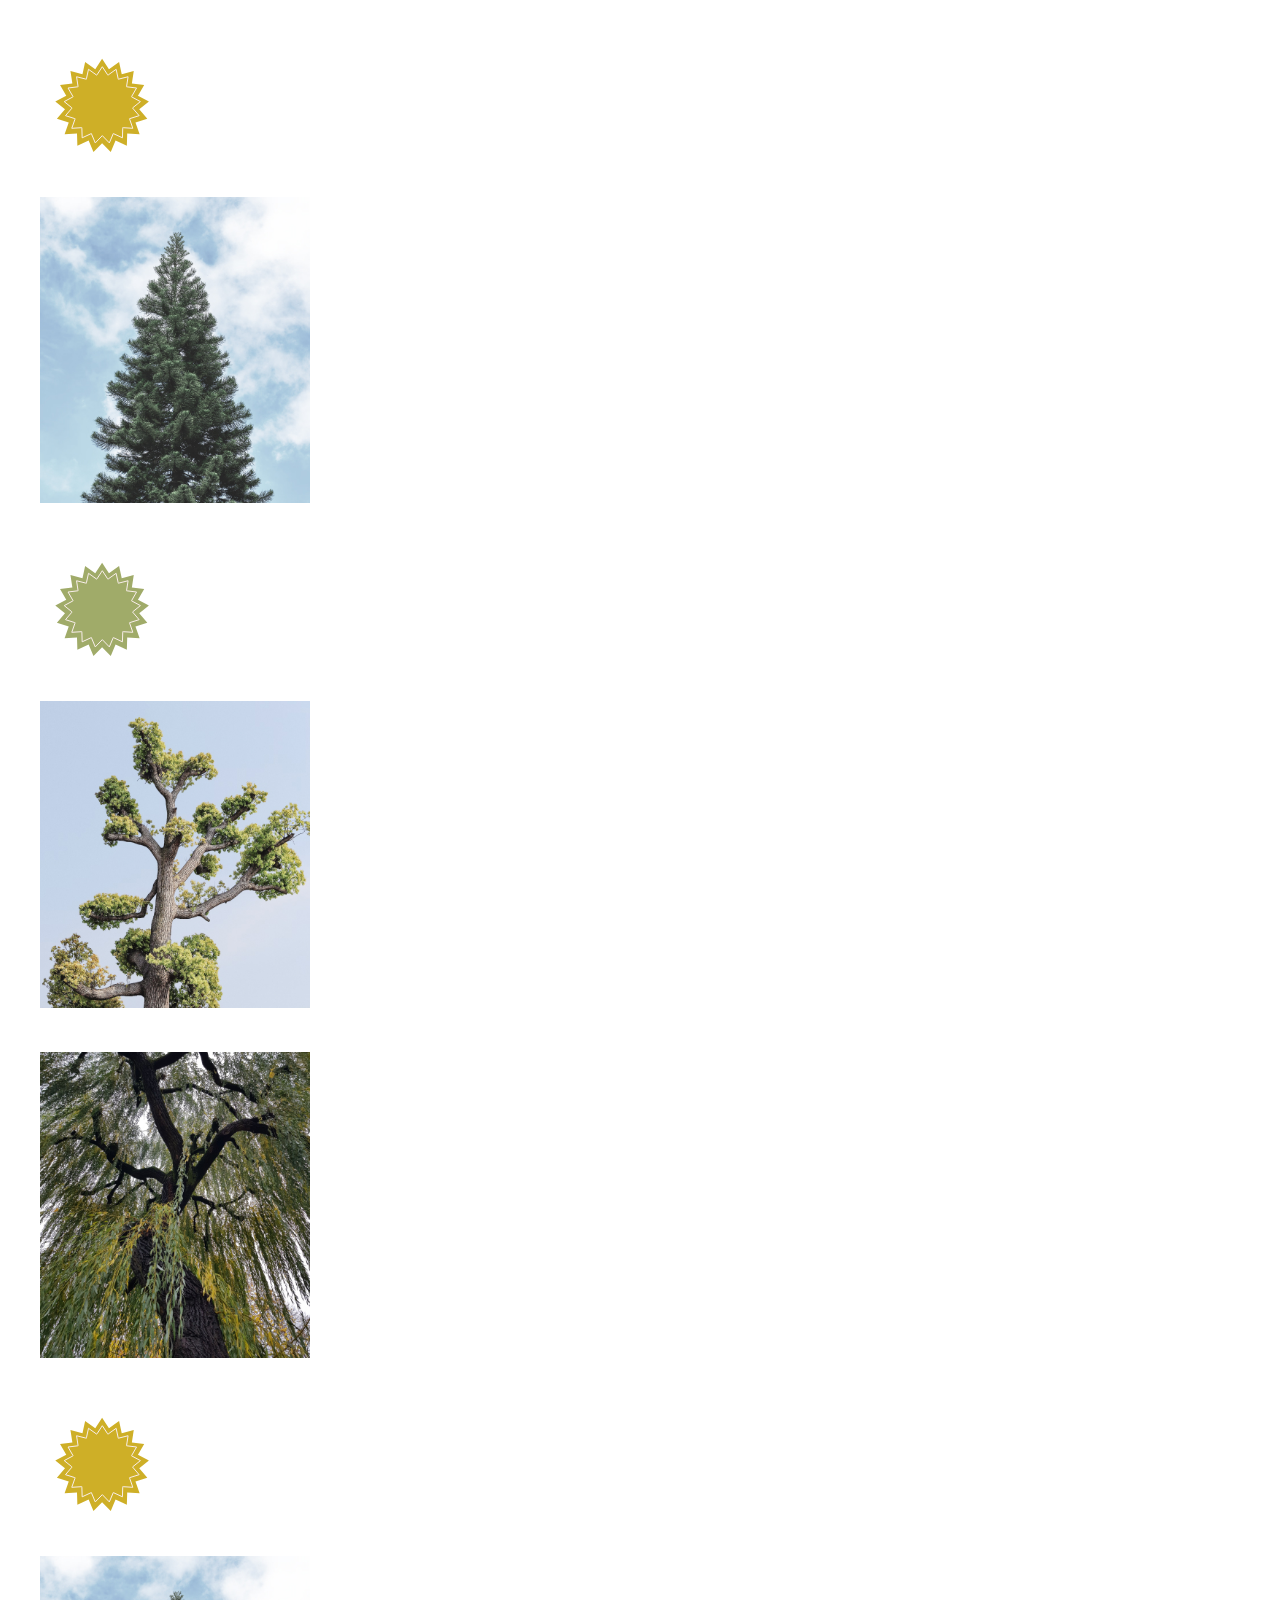
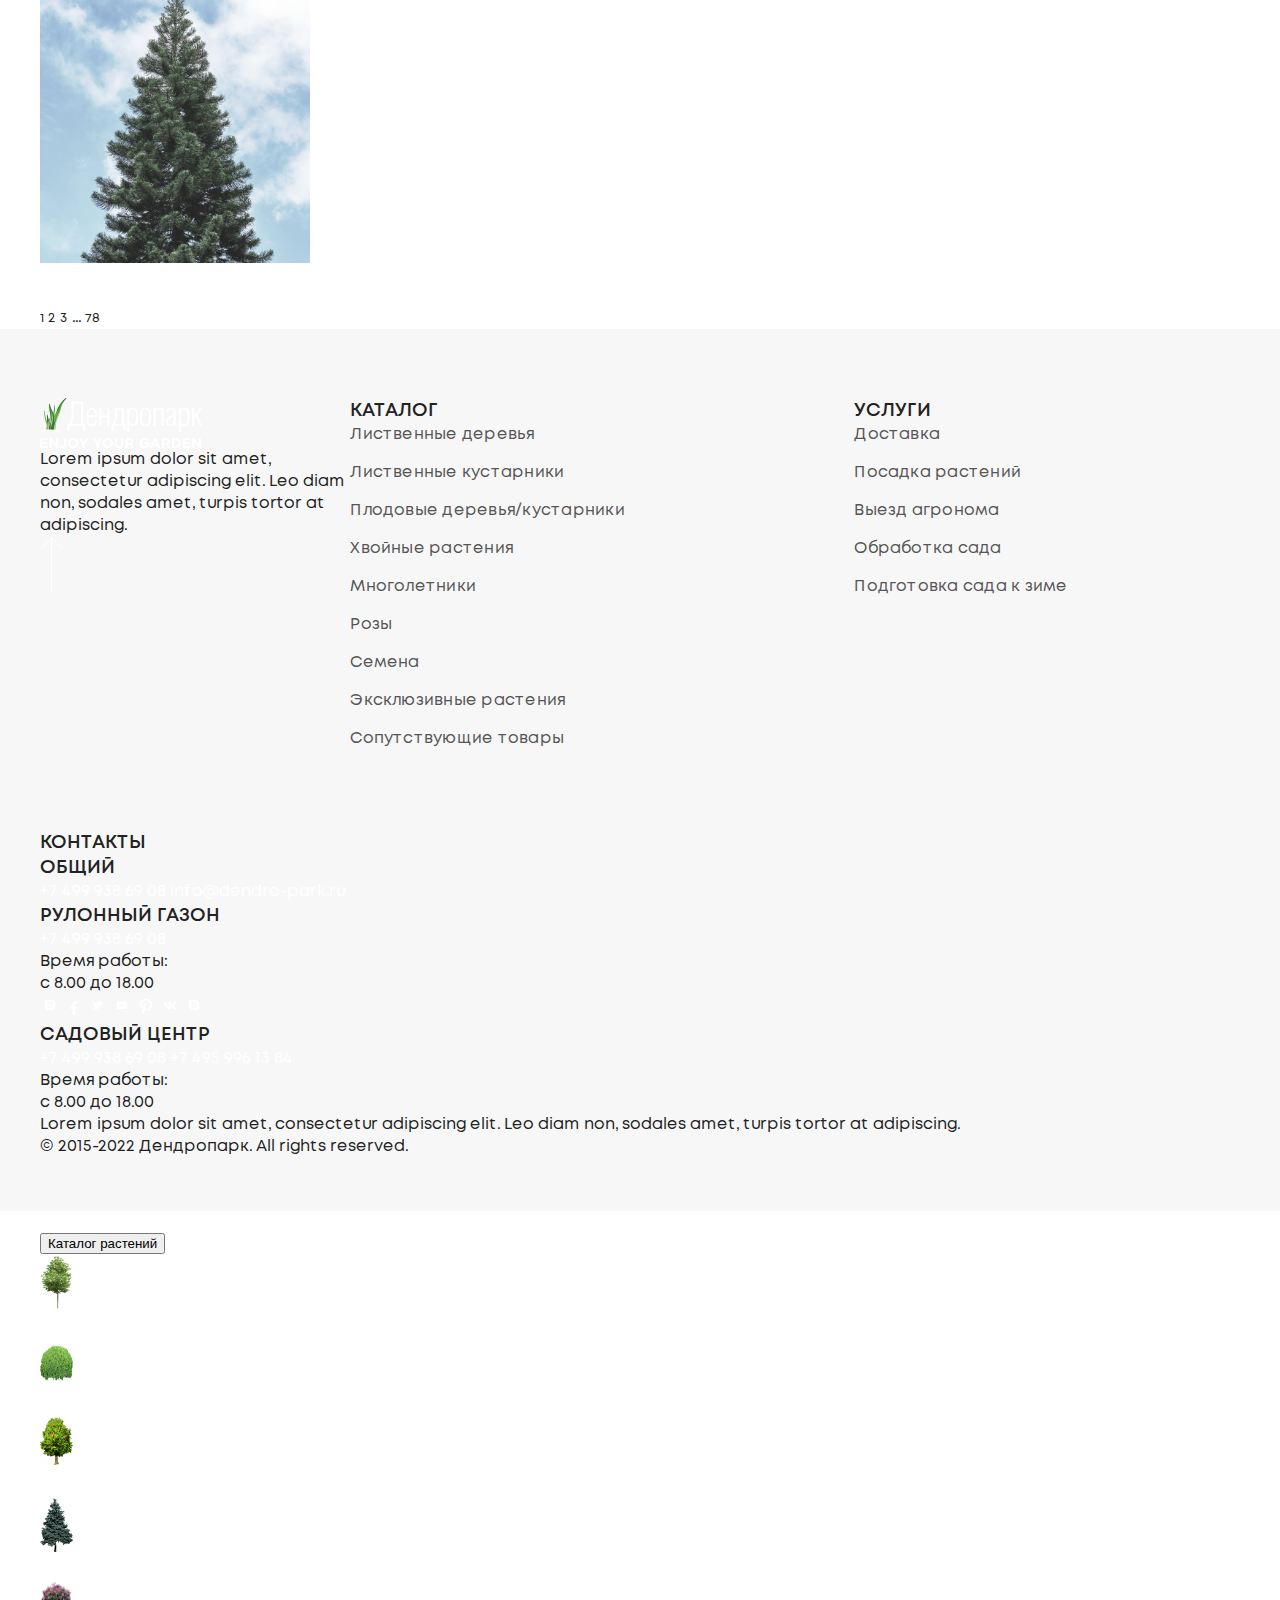
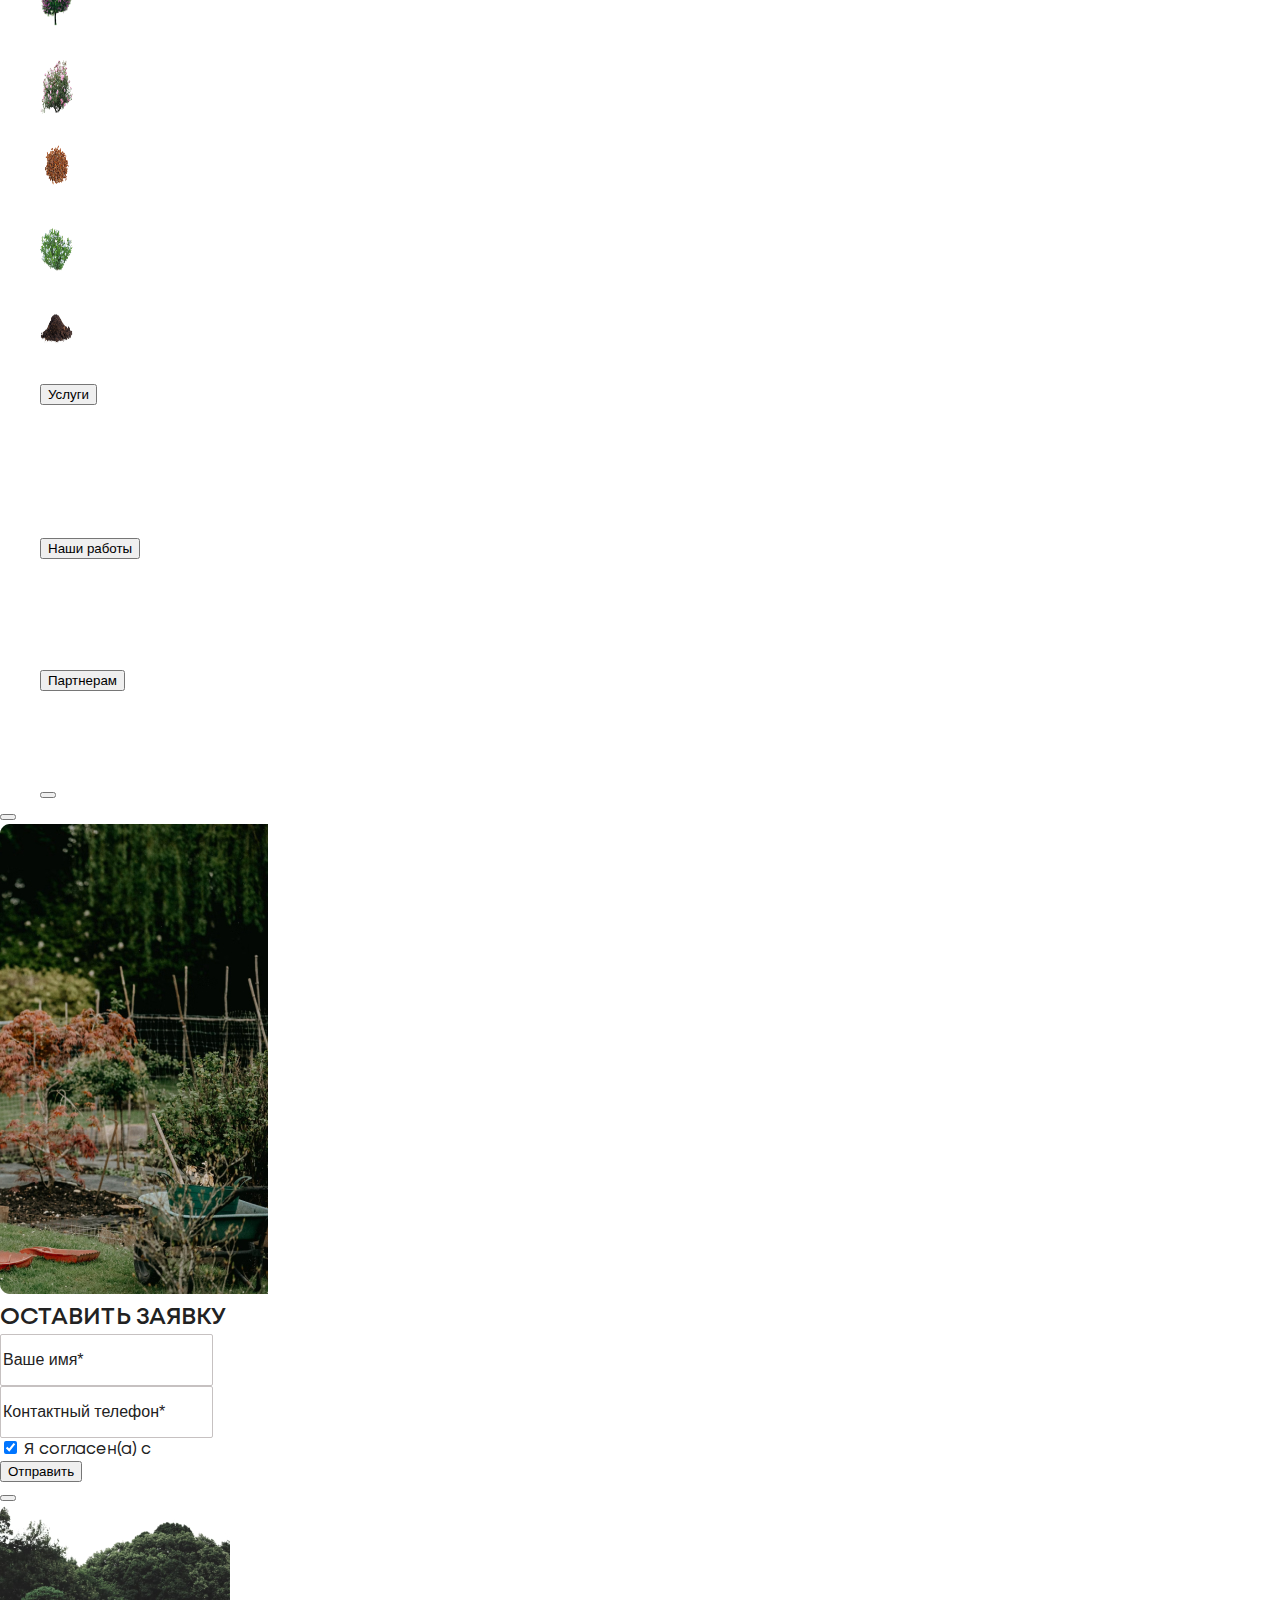
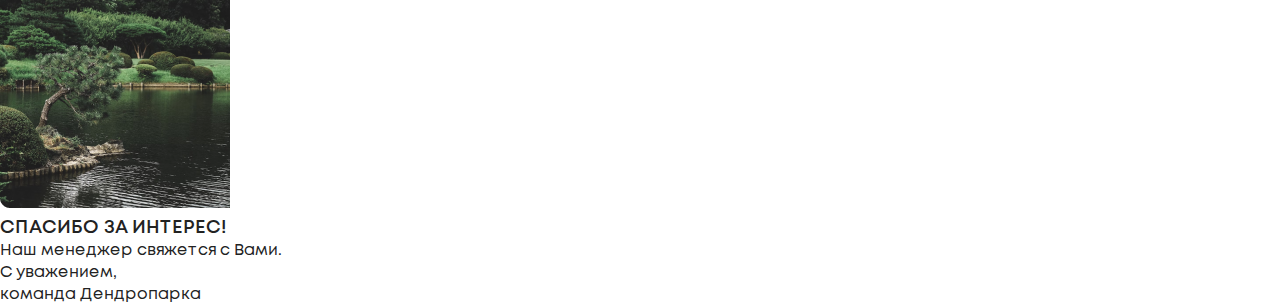
<file: catalog-section.html>
<!DOCTYPE html>
<html lang="ru">

<head>
	<meta charset="utf-8" />
	<meta name="viewport" content="width=device-width, initial-scale=1" />
	<meta name="author" content="author name" />
	<meta name="application-name" content="app name" />
	<meta name="desciption" content="page description" />
	<meta name="keywords" content="Enter keywords here" />
	<!-- Social Media Meta tags -->
	<meta property="og:title" content="" />
	<meta property="og:type" content="" />
	<meta property="og:url" content="" />
	<meta property="og:image" content="" />
	<!-- <link rel="apple-touch-icon" sizes="180x180" href="#" /> -->
	<!-- <link rel="icon" type="image/png" sizes="32x32" href="assets/icons/ico_32.png" /> -->
	<!-- <link rel="icon" type="image/png" sizes="16x16" href="#" /> -->
	<title>Catalog section</title>
	<link rel="stylesheet" href="https://cdn.jsdelivr.net/npm/swiper@8/swiper-bundle.min.css" />
	<link rel="stylesheet" href="css/style.css" type="text/css" />
</head>

<body>
	<header id="header" class="header header_light">
		<div class="container">
			<div class="header-wrapper">
				<div class="header-mobile-top">
					<a class="link text_white" href="tel:+74999386908">+7 499 938 69 08</a>
					<div class="header-top__el">
						<a class="social-icon whatsapp" href="https://wa.me/74999386908"></a>
						<a class="social-icon telegram" href=" https://telegram.me/YourUsername"></a>
						<a class="social-icon email" href="mailto:"></a>
					</div>
					<div class="header-top__el languages">
						<button class="btn_classic active">RU</button>
						<button class="btn_classic">EN</button>
					</div>
				</div>
				<div class="header__logo">
					<a href="/">
						<img width="170" height="54" src="./assets/images/header-logo.svg" alt="logo" />
					</a>
					<button class="hamburger">
						<span></span>
						<span></span>
						<span></span>
					</button>
				</div>
				<div class="header-top">
					<a class="link header-top__el tel text_white" href="tel:+74999386908">+7 499 938 69 08</a>
					<a class="link link_shrink header-top__el price text_white" href="" download>Скачать прайс</a>
					<a class="link link_shrink header-top__el vk " href="https://vk.com/">Мы есть в
						<div class="social-icon vk"></div>
					</a>
					<div class="header-top__el connect">Связаться с нами:
						<a class="social-icon whatsapp" href="https://wa.me/74999386908"></a>
						<a class="social-icon telegram" href=" https://telegram.me/YourUsername"></a>
						<a class="social-icon email" href="mailto:"></a>
						<a class="social-icon vk" href="https://vk.com/"></a>
					</div>
					<a class="link header-top__el order-a-call text_white" href="#">Заказать звонок</a>
					<div class="header-top__el languages">
						<button class="btn_classic active">RU</button>
						<button class="btn_classic">EN</button>
					</div>
				</div>
				<nav class="nav header-nav">
					<button id="catalog-btn" class="header-nav__item btn-classic catalog-btn">
						<div class="hamburger">
							<span></span>
							<span></span>
							<span></span>
						</div>
						Каталог растений
					</button>
					<div class="header-nav__item dropdown">
						<button class="header-drop-btn btn-classic dropdown-btn">
							Услуги
						</button>
						<ul class="dropdown-list">
							<li class="dropdown-item">
								<a href="#">Доставка</a>
							</li>
							<li class="dropdown-item">
								<a href="#">Посадка растений</a>
							</li>
							<li class="dropdown-item">
								<a href="#">Выезд агронома</a>
							</li>
							<li class="dropdown-item">
								<a href="#">Обработка сада</a>
							</li>
							<li class="dropdown-item">
								<a href="#">Подготовка сада к зиме</a>
							</li>
						</ul>
					</div>
					<a class="header-link header-nav__item" href="news.html">Новости</a>
					<div class="dropdown header-nav__item">
						<button class="header-drop-btn btn-classic dropdown-btn">
							Наши работы
						</button>
						<ul class="dropdown-list">
							<li class="dropdown-item">
								<a href="#">Доставка</a>
							</li>
							<li class="dropdown-item">
								<a href="#">Посадка растений</a>
							</li>
							<li class="dropdown-item">
								<a href="#">Выезд агронома</a>
							</li>
							<li class="dropdown-item">
								<a href="#">Обработка сада</a>
							</li>
							<li class="dropdown-item">
								<a href="#">Подготовка сада к зиме</a>
							</li>
						</ul>
					</div>
					<div class="dropdown header-nav__item">
						<button class="header-drop-btn btn-classic dropdown-btn">
							Партнерам
						</button>
						<ul class="dropdown-list">
							<li class="dropdown-item">
								<a href="#">Доставка</a>
							</li>
							<li class="dropdown-item">
								<a href="#">Посадка растений</a>
							</li>
							<li class="dropdown-item">
								<a href="#">Выезд агронома</a>
							</li>
							<li class="dropdown-item">
								<a href="#">Обработка сада</a>
							</li>
							<li class="dropdown-item">
								<a href="#">Подготовка сада к зиме</a>
							</li>
						</ul>
					</div>
					<a class="header-link header-nav__item" href="contacts.html">Контакты</a>
				</nav>
				<div id="catalog-modal" class="modal catalog-modal">
					<div class="modal-wrapper catalog-modal-wrapper">
						<ul class="catalog-modal-list">
							<li class="catalog-item">
								<a class="catalog-item__link" href="#">
									<div class="catalog-item__round">
										<img width="59" height="98" src="./assets/images/pngwing1.png"
											srcset="./assets/images/pngwing1.png 1x, ./assets/images/pngwing1@2x.png 2x" alt="" />
									</div>
									<div class="catalog-item__note">
										<p>Лиственные деревья</p>
									</div>
								</a>
							</li>
							<li class="catalog-item">
								<a class="catalog-item__link" href="#">
									<div class="catalog-item__round">
										<img width="78" height="78" src="./assets/images/pngwing2.png"
											srcset="./assets/images/pngwing2.png 1x, ./assets/images/pngwing2@2x.png 2x" alt="" />
									</div>
									<div class="catalog-item__note">
										<p>Лиственные кустарники</p>
									</div>
								</a>
							</li>
							<li class="catalog-item">
								<a class="catalog-item__link" href="#">
									<div class="catalog-item__round">
										<img style="bottom: -10px;" width="92" height="95" src="./assets/images/pngwing3.png"
											srcset="./assets/images/pngwing3.png 1x, ./assets/images/pngwing3@2x.png 2x" alt="" />
									</div>
									<div class="catalog-item__note">
										<p>Плодовые деревья/кустарники</p>
									</div>
								</a>
							</li>
							<li class="catalog-item">
								<a class="catalog-item__link" href="#">
									<div class="catalog-item__round">
										<img width="67" height="98" src="./assets/images/pngwing4.png"
											srcset="./assets/images/pngwing4.png 1x, ./assets/images/pngwing4@2x.png 2x" alt="" />
									</div>
									<div class="catalog-item__note">
										<p>Хвойные растения</p>
									</div>
								</a>
							</li>
							<li class="catalog-item">
								<a class="catalog-item__link" href="#">
									<div class="catalog-item__round">
										<img style="bottom: -14px; transform: translateX(calc(-50% + 3px))" width="84" height="95"
											src="./assets/images/pngwing5.png"
											srcset="./assets/images/pngwing5.png 1x, ./assets/images/pngwing5@2x.png 2x" alt="" />
									</div>
									<div class="catalog-item__note">
										<p>Многолетники</p>
									</div>
								</a>
							</li>
							<li class="catalog-item">
								<a class="catalog-item__link" href="#">
									<div class="catalog-item__round">
										<img style="bottom: -3px;" width="95" height="84" src="./assets/images/pngwing6.png"
											srcset="./assets/images/pngwing6.png 1x, ./assets/images/pngwing6@2x.png 2x" alt="" />
									</div>
									<div class="catalog-item__note">
										<p>Розы</p>
									</div>
								</a>
							</li>
							<li class="catalog-item">
								<a class="catalog-item__link" href="#">
									<div class="catalog-item__round">
										<img style="bottom: -6px;" width="88" height="88" src="./assets/images/pngwing7.png"
											srcset="./assets/images/pngwing7.png 1x, ./assets/images/pngwing7@2x.png 2x" alt="" />
									</div>
									<div class="catalog-item__note">
										<p>Семена</p>
									</div>
								</a>
							</li>
							<li class="catalog-item">
								<a class="catalog-item__link" href="#">
									<div class="catalog-item__round">
										<img style="bottom: -10px" width="95" height="95" src="./assets/images/pngwing8.png"
											srcset="./assets/images/pngwing8.png 1x, ./assets/images/pngwing8@2x.png 2x" alt="" />
									</div>
									<div class="catalog-item__note">
										<p>Эксклюзивные растения</p>
									</div>
								</a>
							</li>
							<li class="catalog-item">
								<a class="catalog-item__link" href="#">
									<div class="catalog-item__round">
										<img width="105" height="75" src="./assets/images/pngwing9.png"
											srcset="./assets/images/pngwing9.png 1x, ./assets/images/pngwing9@2x.png 2x" alt="" />
									</div>
									<div class="catalog-item__note">
										<p>Сопутствующие товары</p>
									</div>
								</a>
							</li>
						</ul>
					</div>
				</div>
			</div>
		</div>
	</header>
	<main class="main catalog-section">
		<div class="catalog-section-wrapper">
			<div class="blur">
				<svg width="1005" height="494" viewBox="0 0 1005 494" fill="none" xmlns="http://www.w3.org/2000/svg">
					<path
						d="M1004.79 23.8647C1004.79 143.71 645.75 493.645 416 493.645C186.25 493.645 0 396.491 0 276.645C0 156.8 128.037 274.581 357.787 274.581C587.538 274.581 1004.79 -95.9811 1004.79 23.8647Z"
						fill="#27C200" fill-opacity="0.72" />
				</svg>
			</div>
			<div class="container">
				<div class="breadcrumbs catalog-mobile-breadcrumbs">
					<div class="breadcrumbs__item">
						<a href="/" class="breadcrumbs__link">Главная</a>
					</div>
					<div class="breadcrumbs__item">
						<a href="/" class="breadcrumbs__link">Каталог растений</a>
					</div>
					<div class="breadcrumbs__item">
						<span class="breadcrumbs__current">Лиственные деревья</span>
					</div>
				</div>
				<h2 class="title title_size-l catalog-mobile-title">Лиственные деревья</h2>
				<div class="catalog-section-content">
					<aside class="catalog-aside">
						<ul class="catalog-aside-list">
							<li class="catalog-aside__item active">
								<div class="catalog-aside__item-wrapper">
									<a href="catalog-section.html" class="link catalog-aside__item-link">Лиственные деревья</a>
									<button class="btn btn_classic catalog-aside__item-drop">
										<svg width="8" height="12" viewBox="0 0 8 12" fill="none" xmlns="http://www.w3.org/2000/svg">
											<path
												d="M3.85721 -1.2489e-07L3.85721 11.2143M3.85721 11.2143L6.71436 8.35714M3.85721 11.2143L1.00007 8.35714"
												stroke="#1E1E1E" stroke-opacity="0.2" />
										</svg>
									</button>
								</div>
								<ul class="catalog-aside-item-list">
									<li class="catalog-aside-item__item">
										<a href="product.html">Роза плетистая</a>
									</li>
									<li class="catalog-aside-item__item">
										<a href="product.html">Роза почвопокровная</a>
									</li>
									<li class="catalog-aside-item__item">
										<a href="product.html">Роза чайно-гибридная</a>
									</li>
									<li class="catalog-aside-item__item">
										<a href="product.html">Роза парковая</a>
									</li>
									<li class="catalog-aside-item__item">
										<a href="product.html">Роза Канадская Парковая</a>
									</li>
									<li class="catalog-aside-item__item">
										<a href="product.html">Роза Флорибунда</a>
									</li>
									<li class="catalog-aside-item__item">
										<a href="product.html">Роза Раффлс</a>
									</li>
								</ul>
							</li>
							<li class="catalog-aside__item">
								<div class="catalog-aside__item-wrapper">
									<a href="catalog-section.html" class="link catalog-aside__item-link">Лиственные кустарники</a>
									<button class="btn btn_classic catalog-aside__item-drop">
										<svg width="8" height="12" viewBox="0 0 8 12" fill="none" xmlns="http://www.w3.org/2000/svg">
											<path
												d="M3.85721 -1.2489e-07L3.85721 11.2143M3.85721 11.2143L6.71436 8.35714M3.85721 11.2143L1.00007 8.35714"
												stroke="#1E1E1E" stroke-opacity="0.2" />
										</svg>
									</button>
								</div>
								<ul class="catalog-aside-item-list">
									<li class="catalog-aside-item__item">
										<a href="product.html">Роза плетистая</a>
									</li>
									<li class="catalog-aside-item__item">
										<a href="product.html">Роза почвопокровная</a>
									</li>
									<li class="catalog-aside-item__item">
										<a href="product.html">Роза чайно-гибридная</a>
									</li>
									<li class="catalog-aside-item__item">
										<a href="product.html">Роза парковая</a>
									</li>
									<li class="catalog-aside-item__item">
										<a href="product.html">Роза Канадская Парковая</a>
									</li>
									<li class="catalog-aside-item__item">
										<a href="product.html">Роза Флорибунда</a>
									</li>
									<li class="catalog-aside-item__item">
										<a href="product.html">Роза Раффлс</a>
									</li>
								</ul>
							</li>
							<li class="catalog-aside__item">
								<div class="catalog-aside__item-wrapper">
									<a href="catalog-section.html" class="link catalog-aside__item-link">Плодовые деревья/кустарники</a>
									<button class="btn btn_classic catalog-aside__item-drop">
										<svg width="8" height="12" viewBox="0 0 8 12" fill="none" xmlns="http://www.w3.org/2000/svg">
											<path
												d="M3.85721 -1.2489e-07L3.85721 11.2143M3.85721 11.2143L6.71436 8.35714M3.85721 11.2143L1.00007 8.35714"
												stroke="#1E1E1E" stroke-opacity="0.2" />
										</svg>
									</button>
								</div>
								<ul class="catalog-aside-item-list">
									<li class="catalog-aside-item__item">
										<a href="product.html">Роза плетистая</a>
									</li>
									<li class="catalog-aside-item__item">
										<a href="product.html">Роза почвопокровная</a>
									</li>
									<li class="catalog-aside-item__item">
										<a href="product.html">Роза чайно-гибридная</a>
									</li>
									<li class="catalog-aside-item__item">
										<a href="product.html">Роза парковая</a>
									</li>
									<li class="catalog-aside-item__item">
										<a href="product.html">Роза Канадская Парковая</a>
									</li>
									<li class="catalog-aside-item__item">
										<a href="product.html">Роза Флорибунда</a>
									</li>
									<li class="catalog-aside-item__item">
										<a href="product.html">Роза Раффлс</a>
									</li>
								</ul>
							</li>
							<li class="catalog-aside__item">
								<div class="catalog-aside__item-wrapper">
									<a href="catalog-section.html" class="link catalog-aside__item-link">Хвойные растения</a>
									<button class="btn btn_classic catalog-aside__item-drop">
										<svg width="8" height="12" viewBox="0 0 8 12" fill="none" xmlns="http://www.w3.org/2000/svg">
											<path
												d="M3.85721 -1.2489e-07L3.85721 11.2143M3.85721 11.2143L6.71436 8.35714M3.85721 11.2143L1.00007 8.35714"
												stroke="#1E1E1E" stroke-opacity="0.2" />
										</svg>
									</button>
								</div>
								<ul class="catalog-aside-item-list">
									<li class="catalog-aside-item__item">
										<a href="product.html">Роза плетистая</a>
									</li>
									<li class="catalog-aside-item__item">
										<a href="product.html">Роза почвопокровная</a>
									</li>
									<li class="catalog-aside-item__item">
										<a href="product.html">Роза чайно-гибридная</a>
									</li>
									<li class="catalog-aside-item__item">
										<a href="product.html">Роза парковая</a>
									</li>
									<li class="catalog-aside-item__item">
										<a href="product.html">Роза Канадская Парковая</a>
									</li>
									<li class="catalog-aside-item__item">
										<a href="product.html">Роза Флорибунда</a>
									</li>
									<li class="catalog-aside-item__item">
										<a href="product.html">Роза Раффлс</a>
									</li>
								</ul>
							</li>
							<li class="catalog-aside__item">
								<div class="catalog-aside__item-wrapper">
									<a href="catalog-section.html" class="link catalog-aside__item-link">Многолетники</a>
									<button class="btn btn_classic catalog-aside__item-drop">
										<svg width="8" height="12" viewBox="0 0 8 12" fill="none" xmlns="http://www.w3.org/2000/svg">
											<path
												d="M3.85721 -1.2489e-07L3.85721 11.2143M3.85721 11.2143L6.71436 8.35714M3.85721 11.2143L1.00007 8.35714"
												stroke="#1E1E1E" stroke-opacity="0.2" />
										</svg>
									</button>
								</div>
								<ul class="catalog-aside-item-list">
									<li class="catalog-aside-item__item">
										<a href="product.html">Роза плетистая</a>
									</li>
									<li class="catalog-aside-item__item">
										<a href="product.html">Роза почвопокровная</a>
									</li>
									<li class="catalog-aside-item__item">
										<a href="product.html">Роза чайно-гибридная</a>
									</li>
									<li class="catalog-aside-item__item">
										<a href="product.html">Роза парковая</a>
									</li>
									<li class="catalog-aside-item__item">
										<a href="product.html">Роза Канадская Парковая</a>
									</li>
									<li class="catalog-aside-item__item">
										<a href="product.html">Роза Флорибунда</a>
									</li>
									<li class="catalog-aside-item__item">
										<a href="product.html">Роза Раффлс</a>
									</li>
								</ul>
							</li>
							<li class="catalog-aside__item">
								<div class="catalog-aside__item-wrapper">
									<a href="catalog-section.html" class="link catalog-aside__item-link">Розы</a>
									<button class="btn btn_classic catalog-aside__item-drop">
										<svg width="8" height="12" viewBox="0 0 8 12" fill="none" xmlns="http://www.w3.org/2000/svg">
											<path
												d="M3.85721 -1.2489e-07L3.85721 11.2143M3.85721 11.2143L6.71436 8.35714M3.85721 11.2143L1.00007 8.35714"
												stroke="#1E1E1E" stroke-opacity="0.2" />
										</svg>
									</button>
								</div>
								<ul class="catalog-aside-item-list">
									<li class="catalog-aside-item__item">
										<a href="product.html">Роза плетистая</a>
									</li>
									<li class="catalog-aside-item__item">
										<a href="product.html">Роза почвопокровная</a>
									</li>
									<li class="catalog-aside-item__item">
										<a href="product.html">Роза чайно-гибридная</a>
									</li>
									<li class="catalog-aside-item__item">
										<a href="product.html">Роза парковая</a>
									</li>
									<li class="catalog-aside-item__item">
										<a href="product.html">Роза Канадская Парковая</a>
									</li>
									<li class="catalog-aside-item__item">
										<a href="product.html">Роза Флорибунда</a>
									</li>
									<li class="catalog-aside-item__item">
										<a href="product.html">Роза Раффлс</a>
									</li>
								</ul>
							</li>
							<li class="catalog-aside__item">
								<div class="catalog-aside__item-wrapper">
									<a href="catalog-section.html" class="link catalog-aside__item-link">Семена</a>
									<button class="btn btn_classic catalog-aside__item-drop">
										<svg width="8" height="12" viewBox="0 0 8 12" fill="none" xmlns="http://www.w3.org/2000/svg">
											<path
												d="M3.85721 -1.2489e-07L3.85721 11.2143M3.85721 11.2143L6.71436 8.35714M3.85721 11.2143L1.00007 8.35714"
												stroke="#1E1E1E" stroke-opacity="0.2" />
										</svg>
									</button>
								</div>
								<ul class="catalog-aside-item-list">
									<li class="catalog-aside-item__item">
										<a href="product.html">Роза плетистая</a>
									</li>
									<li class="catalog-aside-item__item">
										<a href="product.html">Роза почвопокровная</a>
									</li>
									<li class="catalog-aside-item__item">
										<a href="product.html">Роза чайно-гибридная</a>
									</li>
									<li class="catalog-aside-item__item">
										<a href="product.html">Роза парковая</a>
									</li>
									<li class="catalog-aside-item__item">
										<a href="product.html">Роза Канадская Парковая</a>
									</li>
									<li class="catalog-aside-item__item">
										<a href="product.html">Роза Флорибунда</a>
									</li>
									<li class="catalog-aside-item__item">
										<a href="product.html">Роза Раффлс</a>
									</li>
								</ul>
							</li>
							<li class="catalog-aside__item">
								<div class="catalog-aside__item-wrapper">
									<a href="catalog-section.html" class="link catalog-aside__item-link">Эксклюзивные растения</a>
									<button class="btn btn_classic catalog-aside__item-drop">
										<svg width="8" height="12" viewBox="0 0 8 12" fill="none" xmlns="http://www.w3.org/2000/svg">
											<path
												d="M3.85721 -1.2489e-07L3.85721 11.2143M3.85721 11.2143L6.71436 8.35714M3.85721 11.2143L1.00007 8.35714"
												stroke="#1E1E1E" stroke-opacity="0.2" />
										</svg>
									</button>
								</div>
								<ul class="catalog-aside-item-list">
									<li class="catalog-aside-item__item">
										<a href="product.html">Роза плетистая</a>
									</li>
									<li class="catalog-aside-item__item">
										<a href="product.html">Роза почвопокровная</a>
									</li>
									<li class="catalog-aside-item__item">
										<a href="product.html">Роза чайно-гибридная</a>
									</li>
									<li class="catalog-aside-item__item">
										<a href="product.html">Роза парковая</a>
									</li>
									<li class="catalog-aside-item__item">
										<a href="product.html">Роза Канадская Парковая</a>
									</li>
									<li class="catalog-aside-item__item">
										<a href="product.html">Роза Флорибунда</a>
									</li>
									<li class="catalog-aside-item__item">
										<a href="product.html">Роза Раффлс</a>
									</li>
								</ul>
							</li>
							<li class="catalog-aside__item">
								<div class="catalog-aside__item-wrapper">
									<a href="catalog-section.html" class="link catalog-aside__item-link">Сопутствующие товары</a>
									<button class="btn btn_classic catalog-aside__item-drop">
										<svg width="8" height="12" viewBox="0 0 8 12" fill="none" xmlns="http://www.w3.org/2000/svg">
											<path
												d="M3.85721 -1.2489e-07L3.85721 11.2143M3.85721 11.2143L6.71436 8.35714M3.85721 11.2143L1.00007 8.35714"
												stroke="#1E1E1E" stroke-opacity="0.2" />
										</svg>
									</button>
								</div>
								<ul class="catalog-aside-item-list">
									<li class="catalog-aside-item__item">
										<a href="product.html">Роза плетистая</a>
									</li>
									<li class="catalog-aside-item__item">
										<a href="product.html">Роза почвопокровная</a>
									</li>
									<li class="catalog-aside-item__item">
										<a href="product.html">Роза чайно-гибридная</a>
									</li>
									<li class="catalog-aside-item__item">
										<a href="product.html">Роза парковая</a>
									</li>
									<li class="catalog-aside-item__item">
										<a href="product.html">Роза Канадская Парковая</a>
									</li>
									<li class="catalog-aside-item__item">
										<a href="product.html">Роза Флорибунда</a>
									</li>
									<li class="catalog-aside-item__item">
										<a href="product.html">Роза Раффлс</a>
									</li>
								</ul>
							</li>
						</ul>
					</aside>
					<section class="catalog-chapter">
						<header class="catalog-chapter-header d-lg">
							<div class="catalog-chapter-header__content">
								<div class="breadcrumbs breadcrumbs_light">
									<div class="breadcrumbs__item">
										<a href="/" class="breadcrumbs__link">Главная</a>
									</div>
									<div class="breadcrumbs__item">
										<a href="catalog.html" class="breadcrumbs__link">Каталог растений</a>
									</div>
									<div class="breadcrumbs__item">
										<span class="breadcrumbs__current text_white">Лиственные деревья</span>
									</div>
								</div>
								<h2 class="title title_size-s catalog-chapter-header__title"><i>Лиственные</i> деревья</h2>
							</div>
							<div class="catalog-chapter-header__btn">
								<button class="btn">Оставить заявку</button>
							</div>
						</header>
						<ul class="catalog-chapter-list">
							<li class="catalog-chapter-list__item">
								<a href="#" class="catalog-chapter-item">
									<div class="hit">
										<div>
											<svg width="125" height="125" viewBox="0 0 125 125" fill="none"
												xmlns="http://www.w3.org/2000/svg">
												<path
													d="M62.1087 15.8556L68.9573 26.2192L79.0871 19.0294L81.7294 31.1672L93.7724 28.1222L91.8516 40.3948L104.181 41.9059L97.9569 52.6559L108.908 58.519L99.2207 66.2945L107.315 75.7178L95.4724 79.4687L99.6155 91.1794L87.218 90.3992L86.851 102.816L75.5726 97.6098L70.745 109.055L62.1087 100.127L53.4725 109.055L48.6449 97.6098L37.3664 102.816L36.9994 90.3992L24.6019 91.1794L28.7451 79.4687L16.9029 75.7178L24.9967 66.2945L15.3092 58.519L26.2605 52.6559L20.036 41.9059L32.3658 40.3948L30.445 28.1222L42.4881 31.1672L45.1304 19.0294L55.2602 26.2192L62.1087 15.8556Z"
													fill="#A0AB69" />
												<path
													d="M68.3066 31.8881L76.1301 26.3114L78.1713 35.7279L78.281 36.234L78.783 36.1065L88.0853 33.7445L86.6012 43.2677L86.5217 43.7778L87.0341 43.8409L96.56 45.0134L91.7499 53.3564L91.4926 53.8026L91.9463 54.0465L100.409 58.5966L92.9224 64.6312L92.5217 64.9542L92.8562 65.3454L99.1111 72.6589L89.961 75.5696L89.4696 75.7259L89.6409 76.2122L92.8425 85.3003L83.2654 84.695L82.7493 84.6623L82.7341 85.1793L82.4505 94.8131L73.7395 90.7749L73.269 90.5568L73.0682 91.035L69.3393 99.9135L62.6693 92.9881L62.3092 92.6142L61.9491 92.9881L55.2791 99.9135L51.5502 91.035L51.3494 90.5568L50.8789 90.7749L42.1679 94.8131L41.8843 85.1793L41.8691 84.6623L41.353 84.695L31.7759 85.3003L34.9775 76.2122L35.1488 75.7259L34.6575 75.5696L25.5073 72.6589L31.7622 65.3454L32.0968 64.9542L31.696 64.6312L24.2096 58.5966L32.6722 54.0465L33.1258 53.8026L32.8686 53.3564L28.0584 45.0134L37.5843 43.8409L38.0967 43.7778L38.0172 43.2677L36.5331 33.7445L45.8354 36.1065L46.3374 36.234L46.4471 35.7279L48.4883 26.3114L56.3118 31.8881L56.7345 32.1893L57.0197 31.7558L62.3092 23.7171L67.5987 31.7558L67.884 32.1893L68.3066 31.8881Z"
													stroke="#F9EEEA" />
											</svg>
										</div>
										<span>Хит</span>
									</div>
									<img class="catalog-chapter-item__image" width="270" height="306" src="./assets/images/img_08.jpg"
										srcset="./assets/images/img_08.jpg 1x, ./assets/images/img_08@2x.jpg 2x" alt="bestseller">
									<div class="catalog-chapter-item__info">
										<p>Сосна горная</p>
										<div class="catalog-chapter-item__price">
											<span>3 800 руб.</span>
										</div>
									</div>
								</a>
							</li>
							<li class="catalog-chapter-list__item">
								<a href="#" class="catalog-chapter-item">
									<img class="catalog-chapter-item__image" width="270" height="306" src="./assets/images/img_09.jpg"
										srcset="./assets/images/img_09.jpg 1x, ./assets/images/img_09@2x.jpg 2x" alt="bestseller">
									<div class="catalog-chapter-item__info">
										<p>Ива извилистая “TORTUOSA”</p>
										<div class="catalog-chapter-item__price">
											<span>2 500 руб.</span>
										</div>
									</div>
								</a>
							</li>
							<li class="catalog-chapter-list__item">
								<a href="#" class="catalog-chapter-item">
									<div class="hit">
										<div>
											<svg width="125" height="125" viewBox="0 0 125 125" fill="none"
												xmlns="http://www.w3.org/2000/svg">
												<path
													d="M62.1087 15.8556L68.9573 26.2192L79.0871 19.0294L81.7294 31.1672L93.7724 28.1222L91.8516 40.3948L104.181 41.9059L97.9569 52.6559L108.908 58.519L99.2207 66.2945L107.315 75.7178L95.4724 79.4687L99.6155 91.1794L87.218 90.3992L86.851 102.816L75.5726 97.6098L70.745 109.055L62.1087 100.127L53.4725 109.055L48.6449 97.6098L37.3664 102.816L36.9994 90.3992L24.6019 91.1794L28.7451 79.4687L16.9029 75.7178L24.9967 66.2945L15.3092 58.519L26.2605 52.6559L20.036 41.9059L32.3658 40.3948L30.445 28.1222L42.4881 31.1672L45.1304 19.0294L55.2602 26.2192L62.1087 15.8556Z"
													fill="#CEAF27" />
												<path
													d="M68.3066 31.8881L76.1301 26.3114L78.1713 35.7279L78.281 36.234L78.783 36.1065L88.0853 33.7445L86.6012 43.2677L86.5217 43.7778L87.0341 43.8409L96.56 45.0134L91.7499 53.3564L91.4926 53.8026L91.9463 54.0465L100.409 58.5966L92.9224 64.6312L92.5217 64.9542L92.8562 65.3454L99.1111 72.6589L89.961 75.5696L89.4696 75.7259L89.6409 76.2122L92.8425 85.3003L83.2654 84.695L82.7493 84.6623L82.7341 85.1793L82.4505 94.8131L73.7395 90.7749L73.269 90.5568L73.0682 91.035L69.3393 99.9135L62.6693 92.9881L62.3092 92.6142L61.9491 92.9881L55.2791 99.9135L51.5502 91.035L51.3494 90.5568L50.8789 90.7749L42.1679 94.8131L41.8843 85.1793L41.8691 84.6623L41.353 84.695L31.7759 85.3003L34.9775 76.2122L35.1488 75.7259L34.6575 75.5696L25.5073 72.6589L31.7622 65.3454L32.0968 64.9542L31.696 64.6312L24.2096 58.5966L32.6722 54.0465L33.1258 53.8026L32.8686 53.3564L28.0584 45.0134L37.5843 43.8409L38.0967 43.7778L38.0172 43.2677L36.5331 33.7445L45.8354 36.1065L46.3374 36.234L46.4471 35.7279L48.4883 26.3114L56.3118 31.8881L56.7345 32.1893L57.0197 31.7558L62.3092 23.7171L67.5987 31.7558L67.884 32.1893L68.3066 31.8881Z"
													stroke="#F9EEEA" />
											</svg>
										</div>
										<span>-15%</span>
									</div>
									<img class="catalog-chapter-item__image" width="270" height="306" src="./assets/images/img_10.jpg"
										srcset="./assets/images/img_10.jpg 1x, ./assets/images/img_10@2x.jpg 2x" alt="bestseller">
									<div class="catalog-chapter-item__info">
										<p>Сосна горная</p>
										<div class="catalog-chapter-item__price">
											<span class="price-old">3 800 руб.</span>
											<span class="price-sale">3 240 руб.</span>
										</div>
									</div>
								</a>
							</li>
							<li class="catalog-chapter-list__item">
								<a href="#" class="catalog-chapter-item">
									<div class="hit">
										<div>
											<svg width="125" height="125" viewBox="0 0 125 125" fill="none"
												xmlns="http://www.w3.org/2000/svg">
												<path
													d="M62.1087 15.8556L68.9573 26.2192L79.0871 19.0294L81.7294 31.1672L93.7724 28.1222L91.8516 40.3948L104.181 41.9059L97.9569 52.6559L108.908 58.519L99.2207 66.2945L107.315 75.7178L95.4724 79.4687L99.6155 91.1794L87.218 90.3992L86.851 102.816L75.5726 97.6098L70.745 109.055L62.1087 100.127L53.4725 109.055L48.6449 97.6098L37.3664 102.816L36.9994 90.3992L24.6019 91.1794L28.7451 79.4687L16.9029 75.7178L24.9967 66.2945L15.3092 58.519L26.2605 52.6559L20.036 41.9059L32.3658 40.3948L30.445 28.1222L42.4881 31.1672L45.1304 19.0294L55.2602 26.2192L62.1087 15.8556Z"
													fill="#A0AB69" />
												<path
													d="M68.3066 31.8881L76.1301 26.3114L78.1713 35.7279L78.281 36.234L78.783 36.1065L88.0853 33.7445L86.6012 43.2677L86.5217 43.7778L87.0341 43.8409L96.56 45.0134L91.7499 53.3564L91.4926 53.8026L91.9463 54.0465L100.409 58.5966L92.9224 64.6312L92.5217 64.9542L92.8562 65.3454L99.1111 72.6589L89.961 75.5696L89.4696 75.7259L89.6409 76.2122L92.8425 85.3003L83.2654 84.695L82.7493 84.6623L82.7341 85.1793L82.4505 94.8131L73.7395 90.7749L73.269 90.5568L73.0682 91.035L69.3393 99.9135L62.6693 92.9881L62.3092 92.6142L61.9491 92.9881L55.2791 99.9135L51.5502 91.035L51.3494 90.5568L50.8789 90.7749L42.1679 94.8131L41.8843 85.1793L41.8691 84.6623L41.353 84.695L31.7759 85.3003L34.9775 76.2122L35.1488 75.7259L34.6575 75.5696L25.5073 72.6589L31.7622 65.3454L32.0968 64.9542L31.696 64.6312L24.2096 58.5966L32.6722 54.0465L33.1258 53.8026L32.8686 53.3564L28.0584 45.0134L37.5843 43.8409L38.0967 43.7778L38.0172 43.2677L36.5331 33.7445L45.8354 36.1065L46.3374 36.234L46.4471 35.7279L48.4883 26.3114L56.3118 31.8881L56.7345 32.1893L57.0197 31.7558L62.3092 23.7171L67.5987 31.7558L67.884 32.1893L68.3066 31.8881Z"
													stroke="#F9EEEA" />
											</svg>
										</div>
										<span>Хит</span>
									</div>
									<img class="catalog-chapter-item__image" width="270" height="306" src="./assets/images/img_08.jpg"
										srcset="./assets/images/img_08.jpg 1x, ./assets/images/img_08@2x.jpg 2x" alt="bestseller">
									<div class="catalog-chapter-item__info">
										<p>Сосна горная</p>
										<div class="catalog-chapter-item__price">
											<span>3 800 руб.</span>
										</div>
									</div>
								</a>
							</li>
							<li class="catalog-chapter-list__item">
								<a href="#" class="catalog-chapter-item">
									<img class="catalog-chapter-item__image" width="270" height="306" src="./assets/images/img_09.jpg"
										srcset="./assets/images/img_09.jpg 1x, ./assets/images/img_09@2x.jpg 2x" alt="bestseller">
									<div class="catalog-chapter-item__info">
										<p>Ива извилистая “TORTUOSA”</p>
										<div class="catalog-chapter-item__price">
											<span>2 500 руб.</span>
										</div>
									</div>
								</a>
							</li>
							<li class="catalog-chapter-list__item">
								<a href="#" class="catalog-chapter-item">
									<div class="hit">
										<div>
											<svg width="125" height="125" viewBox="0 0 125 125" fill="none"
												xmlns="http://www.w3.org/2000/svg">
												<path
													d="M62.1087 15.8556L68.9573 26.2192L79.0871 19.0294L81.7294 31.1672L93.7724 28.1222L91.8516 40.3948L104.181 41.9059L97.9569 52.6559L108.908 58.519L99.2207 66.2945L107.315 75.7178L95.4724 79.4687L99.6155 91.1794L87.218 90.3992L86.851 102.816L75.5726 97.6098L70.745 109.055L62.1087 100.127L53.4725 109.055L48.6449 97.6098L37.3664 102.816L36.9994 90.3992L24.6019 91.1794L28.7451 79.4687L16.9029 75.7178L24.9967 66.2945L15.3092 58.519L26.2605 52.6559L20.036 41.9059L32.3658 40.3948L30.445 28.1222L42.4881 31.1672L45.1304 19.0294L55.2602 26.2192L62.1087 15.8556Z"
													fill="#CEAF27" />
												<path
													d="M68.3066 31.8881L76.1301 26.3114L78.1713 35.7279L78.281 36.234L78.783 36.1065L88.0853 33.7445L86.6012 43.2677L86.5217 43.7778L87.0341 43.8409L96.56 45.0134L91.7499 53.3564L91.4926 53.8026L91.9463 54.0465L100.409 58.5966L92.9224 64.6312L92.5217 64.9542L92.8562 65.3454L99.1111 72.6589L89.961 75.5696L89.4696 75.7259L89.6409 76.2122L92.8425 85.3003L83.2654 84.695L82.7493 84.6623L82.7341 85.1793L82.4505 94.8131L73.7395 90.7749L73.269 90.5568L73.0682 91.035L69.3393 99.9135L62.6693 92.9881L62.3092 92.6142L61.9491 92.9881L55.2791 99.9135L51.5502 91.035L51.3494 90.5568L50.8789 90.7749L42.1679 94.8131L41.8843 85.1793L41.8691 84.6623L41.353 84.695L31.7759 85.3003L34.9775 76.2122L35.1488 75.7259L34.6575 75.5696L25.5073 72.6589L31.7622 65.3454L32.0968 64.9542L31.696 64.6312L24.2096 58.5966L32.6722 54.0465L33.1258 53.8026L32.8686 53.3564L28.0584 45.0134L37.5843 43.8409L38.0967 43.7778L38.0172 43.2677L36.5331 33.7445L45.8354 36.1065L46.3374 36.234L46.4471 35.7279L48.4883 26.3114L56.3118 31.8881L56.7345 32.1893L57.0197 31.7558L62.3092 23.7171L67.5987 31.7558L67.884 32.1893L68.3066 31.8881Z"
													stroke="#F9EEEA" />
											</svg>
										</div>
										<span>-15%</span>
									</div>
									<img class="catalog-chapter-item__image" width="270" height="306" src="./assets/images/img_10.jpg"
										srcset="./assets/images/img_10.jpg 1x, ./assets/images/img_10@2x.jpg 2x" alt="bestseller">
									<div class="catalog-chapter-item__info">
										<p>Сосна горная</p>
										<div class="catalog-chapter-item__price">
											<span class="price-old">3 800 руб.</span>
											<span class="price-sale">3 240 руб.</span>
										</div>
									</div>
								</a>
							</li>
						</ul>
						<div class="tabs">
							<button class="btn btn_classic active">1</button>
							<button class="btn btn_classic">2</button>
							<button class="btn btn_classic">3</button>
							<span>...</span>
							<button class="btn btn_classic">78</button>
						</div>
					</section>
				</div>
			</div>
		</div>
	</main>
	<footer class="footer">
		<div class="container">
			<div class="footer-wrapper">
				<div class="footer-logo">
					<a href="/" class="logo">
						<img width="162" height="51" src="./assets/images/footer-logo.svg" alt="logo" />
					</a>
					<div class="footer-logo__text d-lg">
						<p>Lorem ipsum dolor sit amet, consectetur adipiscing elit. Leo diam non, sodales amet, turpis tortor at
							adipiscing.</p>
					</div>
					<button class="btn btn_classic footer__top-btn">
						<svg width="23" height="56" viewBox="0 0 23 56" fill="none" xmlns="http://www.w3.org/2000/svg">
							<path d="M11.5 56V1M11.5 1L1 11.5M11.5 1L22 11.5" stroke="white" />
						</svg>
					</button>
				</div>
				<div class="footer-catalog">
					<h3 class="title footer-title text_white">Каталог</h3>
					<ul class="footer-list">
						<li class="footer-list__item">
							<a href="#" class="footer-list__link">Лиственные деревья</a>
						</li>
						<li class="footer-list__item">
							<a href="#" class="footer-list__link">Лиственные кустарники</a>
						</li>
						<li class="footer-list__item">
							<a href="#" class="footer-list__link">Плодовые деревья/кустарники</a>
						</li>
						<li class="footer-list__item">
							<a href="#" class="footer-list__link">Хвойные растения</a>
						</li>
						<li class="footer-list__item">
							<a href="#" class="footer-list__link">Многолетники</a>
						</li>
						<li class="footer-list__item">
							<a href="#" class="footer-list__link">Розы</a>
						</li>
						<li class="footer-list__item">
							<a href="#" class="footer-list__link">Семена</a>
						</li>
						<li class="footer-list__item">
							<a href="#" class="footer-list__link">Эксклюзивные растения</a>
						</li>
						<li class="footer-list__item">
							<a href="#" class="footer-list__link">Сопутствующие товары</a>
						</li>
					</ul>
				</div>
				<div class="footer-services">
					<h3 class="title footer-title text_white">Услуги</h3>
					<ul class="footer-list">
						<li class="footer-list__item">
							<a href="#" class="footer-list__link">Доставка</a>
						</li>
						<li class="footer-list__item">
							<a href="#" class="footer-list__link">Посадка растений</a>
						</li>
						<li class="footer-list__item">
							<a href="#" class="footer-list__link">Выезд агронома</a>
						</li>
						<li class="footer-list__item">
							<a href="#" class="footer-list__link">Обработка сада</a>
						</li>
						<li class="footer-list__item">
							<a href="#" class="footer-list__link">Подготовка сада к зиме</a>
						</li>
					</ul>
				</div>
				<div class="footer-contacts">
					<h3 class="title footer-title text_white">Контакты</h3>
					<div class="connect-ways__addresses">
						<div class="connect-ways-address">
							<h3 class="title connect-ways-address__title">Общий</h3>
							<a href="tel:+74999386908" class="connect-ways-address__link">+7 499 938 69 08</a>
							<a href="mailto:info@dendro-park.ru" class="connect-ways-address__link">info@dendro-park.ru</a>
						</div>
						<div class="connect-ways-address connect-ways-address_big">
							<h3 class="title connect-ways-address__title">Рулонный газон</h3>
							<a href="tel:+74999386908" class="connect-ways-address__link">+7 499 938 69 08</a>
							<div class="connect-ways-address__time">
								<p>Время работы:</p>
								<span>с 8.00 до 18.00</span>
							</div>
							<div class="footer-social">
								<a href="#" class="footer-social__link">
									<svg width="20" height="20" viewBox="0 0 20 20" fill="none" xmlns="http://www.w3.org/2000/svg">
										<path
											d="M9.99857 8.22841C9.02309 8.22841 8.22702 9.0245 8.22702 10C8.22702 10.9755 9.02309 11.7716 9.99857 11.7716C10.9741 11.7716 11.7701 10.9755 11.7701 10C11.7701 9.0245 10.9741 8.22841 9.99857 8.22841ZM15.3119 10C15.3119 9.26638 15.3186 8.5394 15.2774 7.80711C15.2362 6.95654 15.0421 6.20165 14.4201 5.57967C13.7968 4.95636 13.0433 4.76365 12.1927 4.72245C11.4591 4.68125 10.7322 4.6879 9.9999 4.6879C9.26629 4.6879 8.53933 4.68125 7.80705 4.72245C6.9565 4.76365 6.20162 4.95769 5.57965 5.57967C4.95635 6.20298 4.76365 6.95654 4.72245 7.80711C4.68125 8.54073 4.6879 9.26771 4.6879 10C4.6879 10.7323 4.68125 11.4606 4.72245 12.1929C4.76365 13.0435 4.95768 13.7983 5.57965 14.4203C6.20295 15.0436 6.9565 15.2363 7.80705 15.2775C8.54066 15.3187 9.26762 15.3121 9.9999 15.3121C10.7335 15.3121 11.4605 15.3187 12.1927 15.2775C13.0433 15.2363 13.7982 15.0423 14.4201 14.4203C15.0435 13.797 15.2362 13.0435 15.2774 12.1929C15.3199 11.4606 15.3119 10.7336 15.3119 10V10ZM9.99857 12.7258C8.49016 12.7258 7.2728 11.5084 7.2728 10C7.2728 8.49156 8.49016 7.27417 9.99857 7.27417C11.507 7.27417 12.7243 8.49156 12.7243 10C12.7243 11.5084 11.507 12.7258 9.99857 12.7258ZM12.836 7.79914C12.4838 7.79914 12.1994 7.51473 12.1994 7.16254C12.1994 6.81034 12.4838 6.52593 12.836 6.52593C13.1882 6.52593 13.4726 6.81034 13.4726 7.16254C13.4727 7.24617 13.4563 7.32899 13.4243 7.40628C13.3924 7.48356 13.3455 7.55378 13.2864 7.61292C13.2272 7.67205 13.157 7.71894 13.0797 7.75089C13.0024 7.78285 12.9196 7.79924 12.836 7.79914V7.79914Z"
											fill="white" />
									</svg>
								</a>
								<a href="#" class="footer-social__link">
									<svg width="20" height="20" viewBox="0 0 20 20" fill="none" xmlns="http://www.w3.org/2000/svg">
										<path
											d="M13.2586 13.926L13.6473 11.4563H11.2158V9.85437C11.2158 9.17855 11.5548 8.51942 12.6438 8.51942H13.75V6.41687C13.75 6.41687 12.7466 6.25 11.7877 6.25C9.78425 6.25 8.47603 7.4331 8.47603 9.57403V11.4563H6.25V13.926H8.47603V19.8965C8.92295 19.965 9.38014 20 9.84589 20C10.3116 20 10.7688 19.965 11.2158 19.8965V13.926H13.2586Z"
											fill="white" />
									</svg>
								</a>
								<a href="#" class="footer-social__link">
									<svg width="20" height="20" viewBox="0 0 20 20" fill="none" xmlns="http://www.w3.org/2000/svg">
										<path fill-rule="evenodd" clip-rule="evenodd"
											d="M9.7005 8.12813L9.72149 8.47415L9.37175 8.43178C8.09869 8.26936 6.98652 7.71855 6.04222 6.79347L5.58057 6.33446L5.46166 6.67342C5.20984 7.42902 5.37072 8.22699 5.89533 8.76368C6.17513 9.06027 6.11217 9.10264 5.62953 8.9261C5.46166 8.8696 5.31477 8.82723 5.30078 8.84842C5.25181 8.89785 5.41969 9.54046 5.55259 9.79468C5.73445 10.1478 6.10518 10.4938 6.51088 10.6986L6.85362 10.861L6.44792 10.8681C6.05621 10.8681 6.04222 10.8751 6.08419 11.0234C6.22409 11.4824 6.77668 11.9697 7.39222 12.1815L7.8259 12.3298L7.44818 12.5558C6.88859 12.8806 6.23108 13.0642 5.57357 13.0784C5.25881 13.0854 5 13.1137 5 13.1349C5 13.2055 5.85336 13.6009 6.35 13.7563C7.83989 14.2153 9.60957 14.0176 10.9386 13.2337C11.8829 12.6759 12.8272 11.5672 13.2678 10.4938C13.5057 9.92179 13.7435 8.87666 13.7435 8.37528C13.7435 8.05045 13.7645 8.00808 14.1562 7.61968C14.387 7.39371 14.6039 7.14655 14.6458 7.07593C14.7158 6.94176 14.7088 6.94176 14.352 7.06181C13.7575 7.27366 13.6735 7.24541 13.9673 6.92764C14.1842 6.70166 14.443 6.29209 14.443 6.17204C14.443 6.15085 14.338 6.18616 14.2191 6.24972C14.0932 6.32033 13.8134 6.42626 13.6036 6.48981L13.2259 6.60986L12.8831 6.37683C12.6943 6.24972 12.4285 6.10848 12.2886 6.06611C11.9318 5.96725 11.3862 5.98137 11.0645 6.09436C10.1901 6.41214 9.63755 7.23129 9.7005 8.12813Z"
											fill="white" />
									</svg>
								</a>
								<a href="#" class="footer-social__link">
									<svg width="20" height="20" viewBox="0 0 20 20" fill="none" xmlns="http://www.w3.org/2000/svg">
										<path fill-rule="evenodd" clip-rule="evenodd"
											d="M14.1674 6.56238C14.6264 6.68833 14.9878 7.05942 15.1105 7.53067C15.3334 8.38476 15.3334 10.1668 15.3334 10.1668C15.3334 10.1668 15.3334 11.9488 15.1105 12.803C14.9878 13.2742 14.6264 13.6453 14.1674 13.7713C13.3357 14.0002 10.0001 14.0002 10.0001 14.0002C10.0001 14.0002 6.66451 14.0002 5.83269 13.7713C5.37372 13.6453 5.01226 13.2742 4.8896 12.803C4.66675 11.9488 4.66675 10.1668 4.66675 10.1668C4.66675 10.1668 4.66675 8.38476 4.8896 7.53067C5.01226 7.05942 5.37372 6.68833 5.83269 6.56238C6.66451 6.3335 10.0001 6.3335 10.0001 6.3335C10.0001 6.3335 13.3357 6.3335 14.1674 6.56238ZM9.00009 8.66679V12.0001L11.6668 10.3335L9.00009 8.66679Z"
											fill="white" />
									</svg>
								</a>
								<a href="#" class="footer-social__link">
									<svg width="20" height="20" viewBox="0 0 20 20" fill="none" xmlns="http://www.w3.org/2000/svg">
										<path
											d="M6.3906 16.4424C6.18967 17.3076 6.26768 18.5214 6.35514 19.3121C6.35514 19.3121 6.56138 19.3938 6.69543 19.4411C6.82872 19.488 7.03948 19.5532 7.03948 19.5532C7.44606 18.8889 8.05593 17.8004 8.28168 16.9317C8.40342 16.4637 8.90456 14.5549 8.90456 14.5549C9.23077 15.1766 10.1834 15.7037 11.1975 15.7037C14.2126 15.7037 16.3861 12.9298 16.3861 9.48343C16.3861 6.18004 13.6902 3.70752 10.2212 3.70752C5.90601 3.70752 3.61426 6.60552 3.61426 9.76C3.61426 11.2255 4.39433 13.0527 5.64244 13.6342C5.83273 13.7217 5.93438 13.6827 5.97811 13.4995C6.0112 13.3612 6.18022 12.6816 6.25586 12.3661C6.2795 12.2644 6.26768 12.1782 6.18613 12.0789C5.77245 11.5777 5.4427 10.6559 5.4427 9.79663C5.4427 7.59122 7.11276 5.45672 9.95765 5.45672C12.4149 5.45672 14.1346 7.13028 14.1346 9.5248C14.1346 12.2302 12.7683 14.1046 10.9907 14.1046C10.0097 14.1046 9.2745 13.2939 9.5097 12.2975C9.79218 11.1085 10.3382 9.82618 10.3382 8.96813C10.3382 8.1999 9.92574 7.55931 9.07357 7.55931C8.06893 7.55931 7.26404 8.59701 7.26404 9.9881C7.26404 10.8733 7.56307 11.4726 7.56307 11.4726C7.56307 11.4726 6.57144 15.6624 6.3906 16.4424Z"
											fill="white" />
									</svg>
								</a>
								<a href="#" class="footer-social__link">
									<svg width="20" height="20" viewBox="0 0 20 20" fill="none" xmlns="http://www.w3.org/2000/svg">
										<path fill-rule="evenodd" clip-rule="evenodd"
											d="M15.9633 7.38286C16.0497 7.09036 15.9633 6.875 15.5492 6.875H14.1821C13.8342 6.875 13.6737 7.06089 13.5868 7.26607C13.5868 7.26607 12.8915 8.97821 11.9066 10.0904C11.5879 10.4129 11.4431 10.5152 11.2691 10.5152C11.1821 10.5152 11.0514 10.4129 11.0514 10.1198V7.38286C11.0514 7.03143 10.9556 6.875 10.666 6.875H8.51605C8.29886 6.875 8.16814 7.03786 8.16814 7.19268C8.16814 7.52536 8.66083 7.6025 8.71135 8.53893V10.5736C8.71135 11.0198 8.63167 11.1007 8.45771 11.1007C7.99418 11.1007 6.8666 9.38054 6.19734 7.41232C6.06766 7.02929 5.93641 6.875 5.58694 6.875H4.21874C3.82812 6.875 3.75 7.06089 3.75 7.26607C3.75 7.63143 4.21353 9.44643 5.90881 11.847C7.03899 13.4862 8.63011 14.375 10.0796 14.375C10.9488 14.375 11.0561 14.1779 11.0561 13.8377V12.5986C11.0561 12.2037 11.1384 12.125 11.4139 12.125C11.617 12.125 11.9644 12.2279 12.7759 13.018C13.7029 13.955 13.8555 14.375 14.3774 14.375H15.7445C16.1352 14.375 16.331 14.1779 16.2185 13.7879C16.0945 13.4 15.6518 12.837 15.0649 12.1689C14.7461 11.7886 14.268 11.3787 14.1227 11.1736C13.9201 10.9105 13.9779 10.7932 14.1227 10.5591C14.1227 10.5591 15.7893 8.18804 15.9628 7.38286H15.9633Z"
											fill="white" />
									</svg>
								</a>
								<a href="#" class="footer-social__link">
									<svg width="20" height="20" viewBox="0 0 20 20" fill="none" xmlns="http://www.w3.org/2000/svg">
										<path
											d="M15.2284 10.9397C15.286 10.6225 15.317 10.2982 15.317 9.97392C15.317 9.25484 15.1763 8.55691 14.8993 7.90129C14.6321 7.26681 14.2481 6.69719 13.7601 6.20794C13.2761 5.72153 12.7024 5.33413 12.071 5.06729C11.4156 4.78953 10.7208 4.64853 10.0035 4.64853C9.66597 4.64853 9.32703 4.68096 8.99792 4.74441C8.54254 4.50249 8.03514 4.37569 7.51977 4.375C6.68014 4.375 5.88973 4.70352 5.29622 5.29852C5.00335 5.59061 4.77114 5.93801 4.61302 6.32063C4.4549 6.70325 4.374 7.1135 4.37501 7.52765C4.37501 8.06343 4.51284 8.59075 4.77021 9.05604C4.71818 9.35777 4.69005 9.66655 4.69005 9.97392C4.69005 10.693 4.83069 11.3909 5.10776 12.0465C5.37498 12.681 5.75752 13.2506 6.24555 13.7399C6.73358 14.2291 7.30178 14.6127 7.93467 14.8805C8.59006 15.1583 9.28483 15.2993 10.0021 15.2993C10.3143 15.2993 10.6266 15.2711 10.9332 15.2161C11.4043 15.4826 11.9359 15.625 12.4802 15.625C13.3199 15.625 14.1103 15.2979 14.7038 14.7015C15.2987 14.1065 15.625 13.3141 15.625 12.4723C15.6264 11.9366 15.4886 11.4078 15.2284 10.9397ZM10.0246 13.2365C8.13719 13.2365 7.29334 12.306 7.29334 11.6095C7.29334 11.2513 7.55634 11.0018 7.9192 11.0018C8.72648 11.0018 8.51833 12.165 10.0246 12.165C10.7967 12.165 11.2229 11.7448 11.2229 11.3148C11.2229 11.0568 11.0963 10.7691 10.5872 10.6436L8.90791 10.2235C7.55634 9.88368 7.31021 9.1505 7.31021 8.46245C7.31021 7.03276 8.65335 6.49557 9.91491 6.49557C11.0766 6.49557 12.4465 7.13991 12.4465 7.99716C12.4465 8.36516 12.1286 8.57806 11.7658 8.57806C11.0766 8.57806 11.2032 7.62212 9.81505 7.62212C9.12591 7.62212 8.74477 7.93513 8.74477 8.38208C8.74477 8.82904 9.28905 8.97144 9.76161 9.08001L11.0049 9.35636C12.3663 9.66091 12.7109 10.4575 12.7109 11.2076C12.7109 12.368 11.8206 13.2365 10.0246 13.2365Z"
											fill="white" />
									</svg>
								</a>
							</div>
						</div>
						<div class="connect-ways-address">
							<h3 class="title connect-ways-address__title">Садовый центр</h3>
							<a href="tel:+74999386908" class="connect-ways-address__link">+7 499 938 69 08</a>
							<a href="tel:+74959961384" class="connect-ways-address__link">+7 495 996 13 84</a>
							<div class="connect-ways-address__time">
								<p>Время работы:</p>
								<span>с 8.00 до 18.00</span>
							</div>
						</div>
					</div>
				</div>
			</div>
			<div class="footer-bottom">
				<div class="footer-bottom__text">
					<p>
						Lorem ipsum dolor sit amet, consectetur adipiscing elit. Leo diam non, sodales amet, turpis tortor at
						adipiscing.
					</p>
				</div>
				<p>© 2015-2022 Дендропарк. All rights reserved.</p>
			</div>
		</div>
	</footer>
	<!-- Modal windows -->
	<div class="m-menu">
		<div class="container">
			<div class="m-menu-wrapper">
				<div class="m-menu-buttons">
					<a href="https://vk.com/" class="m-menu-buttons__btn vk">
						<span>Мы есть в</span>
					</a>
					<a href="#" class="m-menu-buttons__btn price" download>
						<span>Скачать прайс</span>
					</a>
				</div>
				<div class="m-menu-list">
					<div class="m-menu-catalog">
						<button class="m-menu-catalog__btn">
							<span>Каталог растений</span>
						</button>
						<ul class="m-menu-catalog-list">
							<li class="home-catalog__item">
								<a class="link link_shrink text_white" href="#">
									<div class="home-catalog__round">
										<img width="33" height="54" src="./assets/images/pngwing1.png" alt="" />
									</div>
									<span>Лиственные деревья</span>
								</a>
							</li>
							<li class="home-catalog__item">
								<a class="link link_shrink text_white" href="#">
									<div class="home-catalog__round">
										<img width="33" height="54" src="./assets/images/pngwing2.png" alt="" />
									</div>
									<span>Лиственные кустарники</span>
								</a>
							</li>
							<li class="home-catalog__item">
								<a class="link link_shrink text_white" href="#">
									<div class="home-catalog__round">
										<img width="33" height="54" src="./assets/images/pngwing3.png" alt="" />
									</div>
									<span>Плодовые деревья/кустарники</span>
								</a>
							</li>
							<li class="home-catalog__item">
								<a class="link link_shrink text_white" href="#">
									<div class="home-catalog__round">
										<img width="33" height="54" src="./assets/images/pngwing4.png" alt="" />
									</div>
									<span>Хвойные растения</span>
								</a>
							</li>
							<li class="home-catalog__item">
								<a class="link link_shrink text_white" href="#">
									<div class="home-catalog__round">
										<img width="33" height="54" src="./assets/images/pngwing5.png" alt="" />
									</div>
									<span>Многолетники</span>
								</a>
							</li>
							<li class="home-catalog__item">
								<a class="link link_shrink text_white" href="#">
									<div class="home-catalog__round">
										<img width="33" height="54" src="./assets/images/pngwing6.png" alt="" />
									</div>
									<span>Розы</span>
								</a>
							</li>
							<li class="home-catalog__item">
								<a class="link link_shrink text_white" href="#">
									<div class="home-catalog__round">
										<img width="33" height="54" src="./assets/images/pngwing7.png" alt="" />
									</div>
									<span>Семена</span>
								</a>
							</li>
							<li class="home-catalog__item">
								<a class="link link_shrink text_white" href="#">
									<div class="home-catalog__round">
										<img width="33" height="54" src="./assets/images/pngwing8.png" alt="" />
									</div>
									<span>Эксклюзивные растения</span>
								</a>
							</li>
							<li class="home-catalog__item">
								<a class="link link_shrink text_white" href="#">
									<div class="home-catalog__round">
										<img width="33" height="54" src="./assets/images/pngwing9.png" alt="" />
									</div>
									<span>Сопутствующие товары</span>
								</a>
							</li>
						</ul>
					</div>
					<div class="m-menu-dropdown">
						<button class="m-menu-dropdown__btn">
							<span>Услуги</span>
						</button>
						<ul class="m-menu-dropdown-list">
							<li class="m-menu-dropdown-list__item">
								<a href="#" class="m-menu-dropdown-list__link">Доставка</a>
							</li>
							<li class="m-menu-dropdown-list__item">
								<a href="#" class="m-menu-dropdown-list__link">Посадка растений</a>
							</li>
							<li class="m-menu-dropdown-list__item">
								<a href="#" class="m-menu-dropdown-list__link">Выезд агронома</a>
							</li>
							<li class="m-menu-dropdown-list__item">
								<a href="#" class="m-menu-dropdown-list__link">Обработка сада</a>
							</li>
							<li class="m-menu-dropdown-list__item">
								<a href="#" class="m-menu-dropdown-list__link">Подготовка сада к зиме</a>
							</li>
						</ul>
					</div>
					<a href="news.html" class="link text_white m-menu-list__link">Новости</a>
					<div class="m-menu-dropdown">
						<button class="m-menu-dropdown__btn">
							<span>Наши работы</span>
						</button>
						<ul class="m-menu-dropdown-list">
							<li class="m-menu-dropdown-list__item">
								<a href="#" class="m-menu-dropdown-list__link">Доставка</a>
							</li>
							<li class="m-menu-dropdown-list__item">
								<a href="#" class="m-menu-dropdown-list__link">Посадка растений</a>
							</li>
							<li class="m-menu-dropdown-list__item">
								<a href="#" class="m-menu-dropdown-list__link">Выезд агронома</a>
							</li>
							<li class="m-menu-dropdown-list__item">
								<a href="#" class="m-menu-dropdown-list__link">Обработка сада</a>
							</li>
							<li class="m-menu-dropdown-list__item">
								<a href="#" class="m-menu-dropdown-list__link">Подготовка сада к зиме</a>
							</li>
						</ul>
					</div>
					<div class="m-menu-dropdown">
						<button class="m-menu-dropdown__btn">
							<span>Партнерам</span>
						</button>
						<ul class="m-menu-dropdown-list">
							<li class="m-menu-dropdown-list__item">
								<a href="#" class="m-menu-dropdown-list__link">Поставщикам</a>
							</li>
							<li class="m-menu-dropdown-list__item">
								<a href="#" class="m-menu-dropdown-list__link">Ландшафтным дизайнерам</a>
							</li>
							<li class="m-menu-dropdown-list__item">
								<a href="#" class="m-menu-dropdown-list__link">Победителям тендеров</a>
							</li>
						</ul>
					</div>
					<a href="contacts.html" class="link text_white m-menu-list__link">Контакты</a>
				</div>
				<button class="m-menu__call" aria-label="Заказать звонок"></button>
			</div>
		</div>
	</div>
	<div class="modal-fixed application-modal" id="application-modal">
		<div class="application-modal-wrapper">
			<div class="modal-close">
				<button class="modal-close__btn">
					<span></span>
					<span></span>
				</button>
			</div>
			<div class="application-modal__img d-lg">
				<img width="268" height="470" src="./assets/images/application-img_01.jpg"
					srcset="./assets/images/application-img_01.jpg 1x, ./assets/images/application-img_01@2x.jpg 2x" alt="" />
			</div>
			<div class="application-modal-content">
				<header class="application-modal__header">
					<h2 class="title title_size-xs application-modal__title">Оставить заявку</h2>
				</header>
				<form class="application-modal-form">
					<div class="application-modal-form__input">
						<input required class="input" name="name" type="text" placeholder="Ваше имя*" />
					</div>
					<div class="application-modal-form__input">
						<input required class="input" name="tel" type="tel" placeholder="Контактный телефон*" />
					</div>
					<div class="application-modal-form__check text_white">
						<input class="input_hidden" type="checkbox" id="application-politics" name="politics-of-usage" checked />
						<label for="application-politics">Я согласен(а) с <a href="politics.html">политикой
								конфиденциальности</a></label>
					</div>
					<div class="application-modal-form__submit-wrapper">
						<button type="submit" class="btn btn_black application-modal-form__submit">Отправить</button>
					</div>
				</form>
			</div>
		</div>
	</div>
	<div class="modal-fixed application-success" id="application-modal-success">
		<div class="testimonial-success-wrapper">
			<div class="modal-close">
				<button class="modal-close__btn">
					<span></span>
					<span></span>
				</button>
			</div>
			<div class="testimonial-success__img d-lg">
				<img width="230" height="303" src="./assets/images/testimonial-success-img_01.png"
					srcset="./assets/images/testimonial-success-img_01.png 1x, ./assets/images/testimonial-success-img_01@2x.png 2x"
					alt="" />
			</div>
			<div class="testimonial-success-content">
				<h3 class="title title_size-xs text_light testimonial-success-content__title">Спасибо за интерес!</h3>
				<div class="testimonial-success-content__subtitle">
					<p>Наш менеджер свяжется с Вами.</p>
				</div>
				<div class="testimonial-success-content__text">
					С уважением,<br />
					команда Дендропарка
				</div>
			</div>
		</div>
	</div>
	<!-- Modal windows -->
	<div class="blocker"></div>
	<div class="blocker blocker-header"></div>
</body>

</html>
<script src="https://cdn.jsdelivr.net/npm/swiper@8/swiper-bundle.min.js"></script>
<script src="js/main.js" defer></script>
</file>
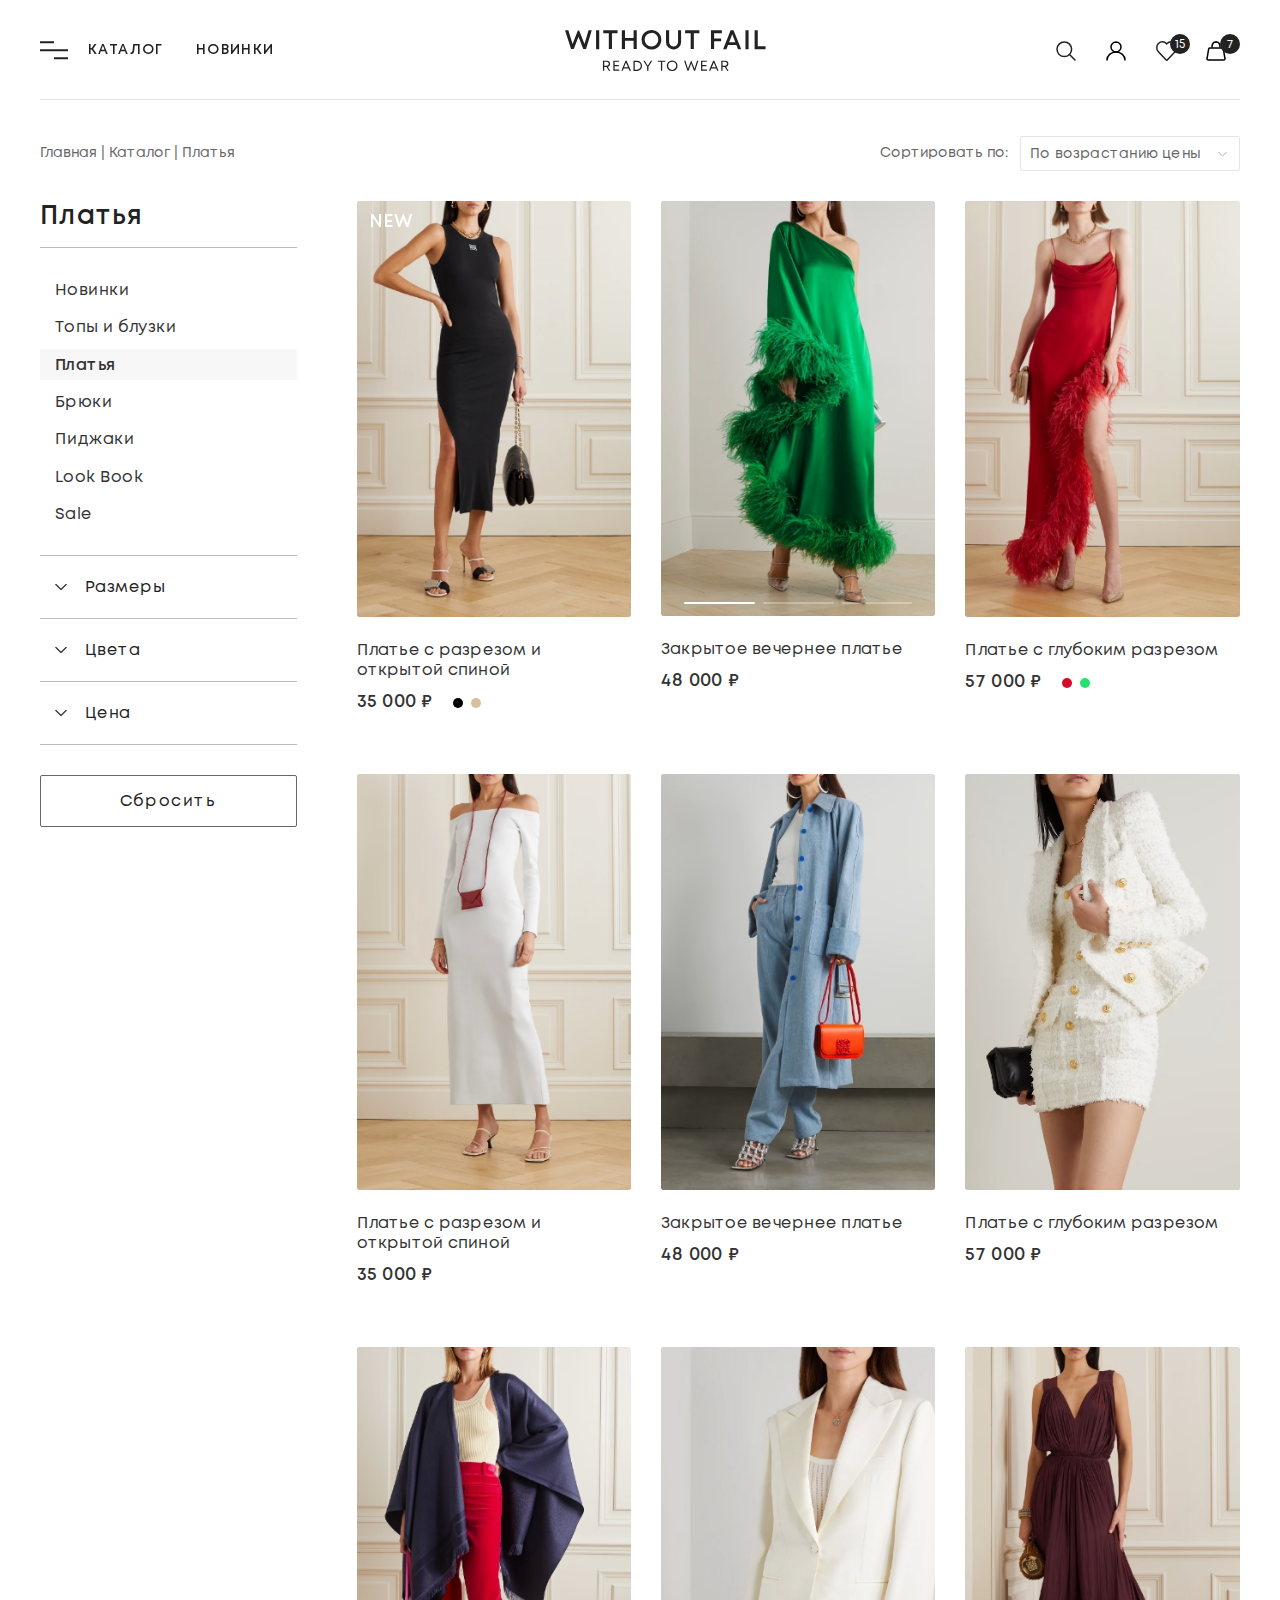
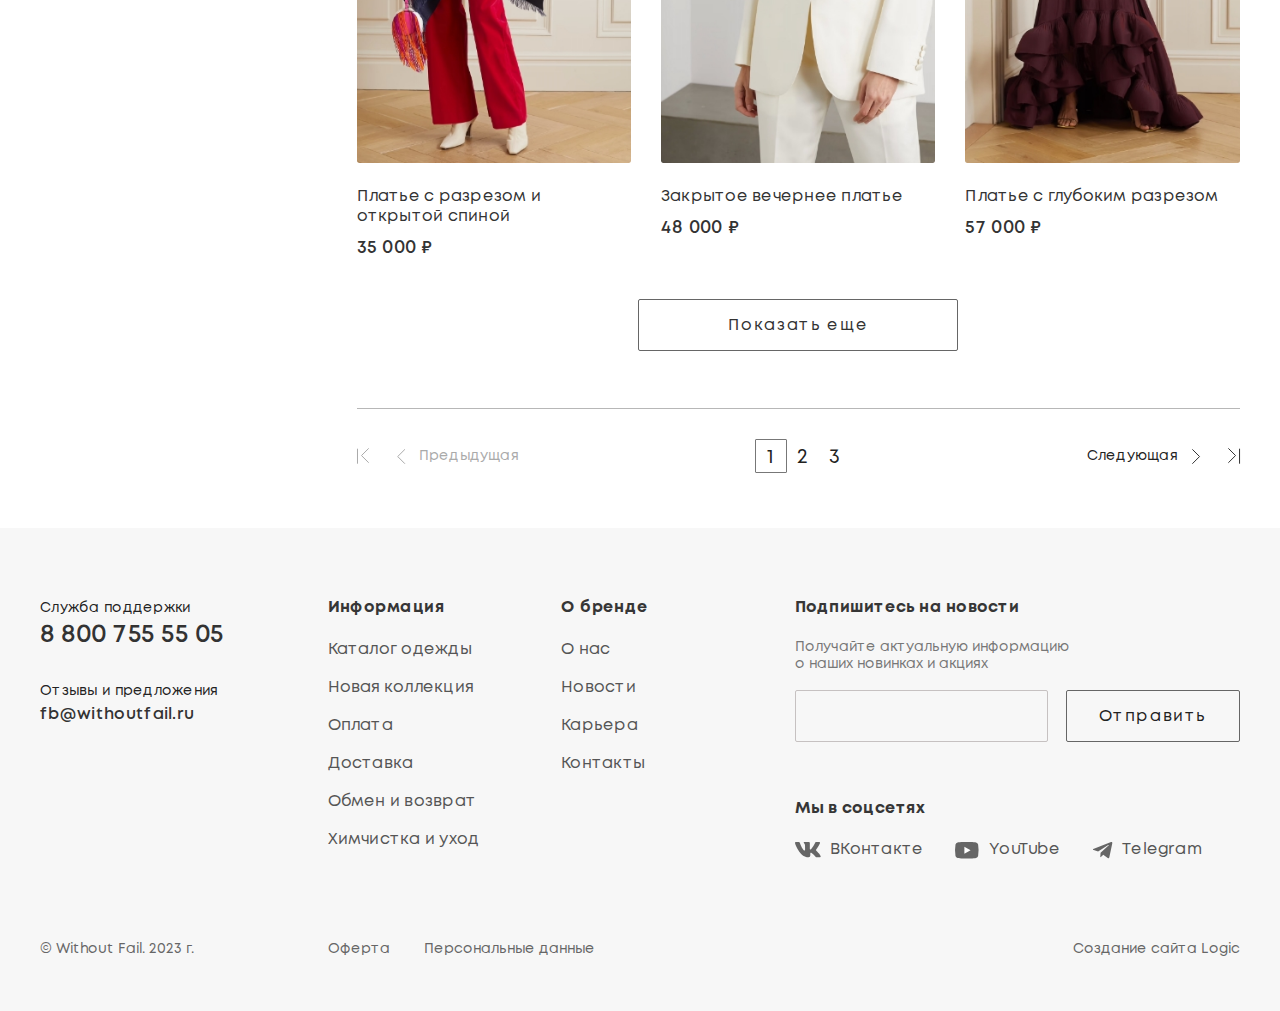
<file: catalog.html>
<!DOCTYPE html>
<html lang="ru">

<head>
	<meta charset="utf-8" />
	<meta name="viewport"
		content="width=device-width, initial-scale=1, minimum-scale=1, maximum-scale=1, user-scalable=no, minimal-ui">
	<meta name="author" content="author name" />
	<meta name="application-name" content="app name" />
	<meta name="desciption" content="page description" />
	<meta name="keywords" content="Enter keywords here" />
	<!-- Social Media Meta tags -->
	<meta property="og:title" content="" />
	<meta property="og:type" content="" />
	<meta property="og:url" content="" />
	<meta property="og:image" content="" />
	<title>Catalog</title>
	<link rel="stylesheet" href="https://cdn.jsdelivr.net/npm/swiper@9/swiper-bundle.min.css" />
	<link rel="stylesheet" href="css/style.css" type="text/css" />
</head>

<body>
	<header class="header">
		<div class="container">
			<div class="header-wrapper">
				<div id="menu" class="menu">
					<div class="container">
						<div class="menu-content">
							<button id="menu-close-mobile" class="close-btn" aria-label="close menu">
								<svg xmlns="http://www.w3.org/2000/svg" width="19.445" height="19.445" viewBox="0 0 19.445 19.445">
									<g id="Group_155" data-name="Group 155" transform="translate(-20.277 -28.462)">
										<rect id="Rectangle_4" data-name="Rectangle 4" width="26" height="1.5"
											transform="translate(20.277 46.847) rotate(-45)" fill="#222" />
										<rect id="Rectangle_126" data-name="Rectangle 126" width="26" height="1.5"
											transform="translate(38.662 47.908) rotate(-135)" fill="#222" />
									</g>
								</svg>
							</button>
							<div class="menu-content__wrapper">
								<nav class="menu-content__links">
									<ul class="menu-list">
										<li class="menu-list__item">
											<a href="catalog.html" class="menu-list__link">Новинки</a>
										</li>
										<li class="menu-list__item">
											<a href="catalog.html" class="menu-list__link">Топы и блузки</a>
										</li>
										<li class="menu-list__item menu-list__item_active">
											<a href="catalog.html" class="menu-list__link">Платья</a>
										</li>
										<li class="menu-list__item">
											<a href="catalog.html" class="menu-list__link">Брюки</a>
										</li>
										<li class="menu-list__item">
											<a href="catalog.html" class="menu-list__link">Пиджаки</a>
										</li>
										<li class="menu-list__item">
											<a href="catalog.html" class="menu-list__link">Look Book</a>
										</li>
										<li class="menu-list__item">
											<a href="catalog.html" class="menu-list__link">Sale</a>
										</li>
									</ul>
								</nav>
								<div class="menu-content__about">
									<button class="menu-drop menu-drop_closed">Покупателям</button>
									<ul class="menu-list">
										<li class="menu-list__item">
											<a href="#" class="menu-list__link">О бренде</a>
										</li>
										<li class="menu-list__item">
											<a href="#" class="menu-list__link">Новости</a>
										</li>
										<li class="menu-list__item">
											<a href="#" class="menu-list__link">Карьера</a>
										</li>
										<li class="menu-list__item">
											<a href="#" class="menu-list__link">Оплата</a>
										</li>
										<li class="menu-list__item">
											<a href="#" class="menu-list__link">Доставка</a>
										</li>
										<li class="menu-list__item">
											<a href="#" class="menu-list__link">Обмен и возврат</a>
										</li>
										<li class="menu-list__item">
											<a href="#" class="menu-list__link">Химчистка и уход</a>
										</li>
									</ul>
								</div>
								<div class="menu-login">
									<a href="#" class="menu-login__btn">Войти в личный кабинет</a>
								</div>
								<div class="menu-content__contacts">
									<div class="menu-contacts">
										<h3 class="title title_size-s">Контакты</h3>
										<div class="menu-contacts__block">
											<span>Служба поддержки</span>
											<a href="tel:88007555505">8 800 755 55 05</a>
										</div>
									</div>
								</div>
							</div>
							<div class="menu-poster">
								<a href="catalog.html" class="menu-poster__img">
									<img src="./assets/images/menu-img.jpg"
										srcset="./assets/images/menu-img.jpg 1x, ./assets/images/menu-img@2x.jpg 2x" alt="" />
									<div class="text-block">
										<h2 class="title title_size-m menu-poster__title">Весна-Лето ‘23</h2>
										<p>НОВАЯ КОЛЛЕКЦИЯ</p>
									</div>
								</a>
							</div>
						</div>
					</div>
				</div>
				<nav class="nav header-nav">
					<button id="catalog-btn" class="link header-nav__item header-nav__item_catalog">
						<div class="gamburger">
							<span></span><span></span><span></span>
						</div>
						<span>Каталог</span>
					</button>
					<a href="/search" class="header-icons__icon header-icons__icon_mobile">
						<svg class="white" xmlns="http://www.w3.org/2000/svg" width="20.061" height="20.061"
							viewBox="0 0 20.061 20.061">
							<g id="Group" transform="translate(-27 584.997)">
								<path id="path81" d="M27-585v20H47v-20Z" fill="none" fill-rule="evenodd" />
								<path id="path83"
									d="M35.312-583.992a7.311,7.311,0,0,1,7.307,7.307,7.311,7.311,0,0,1-7.307,7.307,7.311,7.311,0,0,1-7.307-7.307A7.311,7.311,0,0,1,35.312-583.992Z"
									fill="none" stroke="#fff" stroke-miterlimit="79.84" stroke-width="1.5" fill-rule="evenodd" />
								<path id="path85" d="M39.239-572.76,44.7-567.3" transform="translate(1.301 1.301)" fill="none"
									stroke="#fff" stroke-linecap="round" stroke-linejoin="round" stroke-miterlimit="79.84"
									stroke-width="1.5" fill-rule="evenodd" />
							</g>
						</svg>
						<svg class="black" xmlns="http://www.w3.org/2000/svg" width="20.061" height="20.061"
							viewBox="0 0 20.061 20.061">
							<g id="Group" transform="translate(-27 584.997)">
								<path id="path81" d="M27-585v20H47v-20Z" fill="none" fill-rule="evenodd" />
								<path id="path83"
									d="M35.312-583.992a7.311,7.311,0,0,1,7.307,7.307,7.311,7.311,0,0,1-7.307,7.307,7.311,7.311,0,0,1-7.307-7.307A7.311,7.311,0,0,1,35.312-583.992Z"
									fill="none" stroke="#222" stroke-miterlimit="79.84" stroke-width="1.5" fill-rule="evenodd" />
								<path id="path85" d="M39.239-572.76,44.7-567.3" transform="translate(1.301 1.301)" fill="none"
									stroke="#222" stroke-linecap="round" stroke-linejoin="round" stroke-miterlimit="79.84"
									stroke-width="1.5" fill-rule="evenodd" />
							</g>
						</svg>
					</a>
					<a href="new.html" class="link header-nav__item">
						Новинки
					</a>
				</nav>
				<a href="/" class="logo header-logo">
					<svg xmlns="http://www.w3.org/2000/svg" width="200.592" height="41.04" viewBox="0 0 200.592 41.04">
						<g id="Without_Fail_-_logo" data-name="Without Fail - logo" transform="translate(-0.045 0.006)">
							<g id="Сгруппировать_123" transform="translate(0.045 -0.006)">
								<path id="Контур_180"
									d="M-664.675-36.7h3.232l-5.747,18.766h-2.784l-4.759-12.212L-679.4-17.934h-2.784L-688.2-36.7h3.322l4.22,13.828,5.3-13.648h1.257l5.387,13.648Z"
									transform="translate(688.2 36.975)" fill="#fff" />
								<path id="Контур_181" d="M-653.6-17.834V-36.6h3.143v18.766Z" transform="translate(684.668 36.965)"
									fill="#fff" />
								<path id="Контур_182" d="M-631.323-36.7v2.873h-5.567v15.893h-3.143V-33.827H-645.6V-36.7Z"
									transform="translate(683.851 36.975)" fill="#fff" />
								<path id="Контур_183"
									d="M-613.137-36.7h3.143v18.766h-3.143V-26.1h-8.62v8.171H-624.9V-36.7h3.143v7.632h8.62Z"
									transform="translate(681.737 36.975)" fill="#fff" />
								<path id="Контур_184"
									d="M-593.024-17.606a9.47,9.47,0,0,1-7.093-2.784A9.076,9.076,0,0,1-602.9-27.3a9.076,9.076,0,0,1,2.784-6.914A9.971,9.971,0,0,1-593.024-37a9.47,9.47,0,0,1,7.094,2.784,9.076,9.076,0,0,1,2.783,6.914,9.637,9.637,0,0,1-1.257,4.938,9.364,9.364,0,0,1-3.5,3.5A9.238,9.238,0,0,1-593.024-17.606Zm-4.849-4.849a6.245,6.245,0,0,0,4.849,1.975,6.245,6.245,0,0,0,4.849-1.975A6.938,6.938,0,0,0-586.2-27.3a6.245,6.245,0,0,0-1.975-4.849,6.245,6.245,0,0,0-4.849-1.975,6.707,6.707,0,0,0-6.824,6.555v.269A6.938,6.938,0,0,0-597.872-22.455Z"
									transform="translate(679.492 37.006)" fill="#fff" />
								<path id="Контур_185"
									d="M-568.069-17.575a7.731,7.731,0,0,1-5.477-2.065,6.914,6.914,0,0,1-2.155-5.3V-36.7h3.143v11.583a4.2,4.2,0,0,0,1.257,3.322,4.8,4.8,0,0,0,6.375,0,4.929,4.929,0,0,0,1.257-3.322V-36.7h3.053v11.763a6.914,6.914,0,0,1-2.155,5.3A6.54,6.54,0,0,1-568.069-17.575Z"
									transform="translate(676.715 36.975)" fill="#fff" />
								<path id="Контур_186" d="M-540.123-36.7v2.873h-5.567v15.893h-3.143V-33.827H-554.4V-36.7Z"
									transform="translate(674.54 36.975)" fill="#fff" />
								<path id="Контур_187" d="M-514.735-33.727h-7.722v5.3h7v2.784h-7v7.722H-525.6V-36.6h10.865Z"
									transform="translate(671.599 36.965)" fill="#fff" />
								<path id="Контур_188"
									d="M-497.195-17.834l-1.616-4.13h-8.351l-1.616,4.13H-512.1l7.542-18.766h2.873l7.722,18.766Zm-5.747-14.815-3.143,7.991h6.2Z"
									transform="translate(670.221 36.965)" fill="#fff" />
								<path id="Контур_189" d="M-487.2-17.834V-36.6h3.143v18.766Z" transform="translate(667.679 36.965)"
									fill="#fff" />
								<path id="Контур_190" d="M-473.857-20.707h7.812v2.873H-477V-36.6h3.143Z"
									transform="translate(666.638 36.965)" fill="#fff" />
							</g>
							<g id="Group_152" data-name="Group 152" transform="translate(37.986 30.438)">
								<path id="Path_246" data-name="Path 246"
									d="M48.226,44.346,45.892,40.4H43.557v3.951H42.3V34.2h3.861a2.92,2.92,0,0,1,2.335.9,2.978,2.978,0,0,1,.9,2.245,2.818,2.818,0,0,1-.629,1.886,3.23,3.23,0,0,1-1.616,1.077l2.424,4.13H48.226Zm-4.669-8.979v3.771h2.514A2.266,2.266,0,0,0,47.6,38.6a1.953,1.953,0,0,0,0-2.694,2.112,2.112,0,0,0-1.526-.539H43.557Z"
									transform="translate(-42.3 -33.931)" fill="#fff" />
								<path id="Path_247" data-name="Path 247"
									d="M55.157,43.089h4.669v1.257H53.9V34.2h5.747v1.167h-4.49V38.51h4.13v1.167h-4.13v3.412Z"
									transform="translate(-43.484 -33.931)" fill="#fff" />
								<path id="Path_248" data-name="Path 248"
									d="M70.971,44.346l-.988-2.424H65.135l-.988,2.424H62.8L66.93,34.2H68.1l4.31,10.146Zm-3.5-8.44-1.975,4.849h3.951Z"
									transform="translate(-44.393 -33.931)" fill="#fff" />
								<path id="Path_249" data-name="Path 249"
									d="M79.712,34.2a4.919,4.919,0,0,1,5.118,5.118A4.871,4.871,0,0,1,83.393,43a5.008,5.008,0,0,1-3.681,1.437H76.3V34.2Zm0,8.979A3.72,3.72,0,0,0,82.5,42.1a3.863,3.863,0,0,0,1.077-2.784,3.62,3.62,0,0,0-.539-1.975A3.238,3.238,0,0,0,81.687,36a3.936,3.936,0,0,0-2.065-.539H77.557v7.812h2.155Z"
									transform="translate(-45.771 -33.931)" fill="#fff" />
								<path id="Path_250" data-name="Path 250"
									d="M96.189,34.2l-3.771,6.106v4.041H91.071V40.306L87.3,34.2h1.437L91.7,39.138,94.753,34.2Z"
									transform="translate(-46.894 -33.931)" fill="#fff" />
								<path id="Path_251" data-name="Path 251" d="M110.942,34.2v1.167H107.8v8.979h-1.257V35.367H103.4V34.2Z"
									transform="translate(-48.538 -33.931)" fill="#fff" />
								<path id="Path_252" data-name="Path 252"
									d="M122.648,42.969a5.206,5.206,0,0,1-3.861,1.526,5.352,5.352,0,0,1-3.861-1.526,5.422,5.422,0,0,1,0-7.542,5.206,5.206,0,0,1,3.861-1.526,5.352,5.352,0,0,1,3.861,1.526,5.422,5.422,0,0,1,0,7.542Zm-6.734-.9a4.12,4.12,0,0,0,5.747,0,3.994,3.994,0,0,0,1.167-2.873,3.664,3.664,0,0,0-1.167-2.873,4.154,4.154,0,0,0-2.873-1.167,3.664,3.664,0,0,0-2.873,1.167,4.154,4.154,0,0,0-1.167,2.873A3.994,3.994,0,0,0,115.914,42.071Z"
									transform="translate(-49.559 -33.9)" fill="#fff" />
								<path id="Path_253" data-name="Path 253"
									d="M145.63,34.2h1.347l-3.232,10.146h-1.167l-2.784-7.273L137.1,44.346h-1.077L132.7,34.2h1.347l2.514,8.081,2.963-7.9h.539l3.053,7.9Z"
									transform="translate(-51.529 -33.931)" fill="#fff" />
								<path id="Path_254" data-name="Path 254"
									d="M152.857,43.089h4.669v1.257H151.6V34.2h5.747v1.167h-4.49V38.51h4.13v1.167h-4.13Z"
									transform="translate(-53.459 -33.931)" fill="#fff" />
								<path id="Path_255" data-name="Path 255"
									d="M168.661,44.346l-.988-2.424h-4.938l-.988,2.424H160.4L164.53,34.2H165.7l4.31,10.146Zm-3.412-8.44-1.975,4.849h3.951Z"
									transform="translate(-54.357 -33.931)" fill="#fff" />
								<path id="Path_256" data-name="Path 256"
									d="M180.026,44.346,177.692,40.4h-2.335v3.951H174.1V34.2h3.861a2.921,2.921,0,0,1,2.335.9,2.978,2.978,0,0,1,.9,2.245,2.818,2.818,0,0,1-.629,1.886,3.23,3.23,0,0,1-1.616,1.077l2.424,4.13h-1.347Zm-4.669-8.979v3.771h2.514A2.266,2.266,0,0,0,179.4,38.6a1.953,1.953,0,0,0,0-2.694,2.112,2.112,0,0,0-1.526-.539h-2.514Z"
									transform="translate(-55.756 -33.931)" fill="#fff" />
							</g>
						</g>
					</svg>

				</a>
				<div class="header-icons">
					<a href="/search" class="header-icons__icon header-icons__icon_desktop">
						<svg class="white" xmlns="http://www.w3.org/2000/svg" width="20.061" height="20.061"
							viewBox="0 0 20.061 20.061">
							<g id="Group" transform="translate(-27 584.997)">
								<path id="path81" d="M27-585v20H47v-20Z" fill="none" fill-rule="evenodd" />
								<path id="path83"
									d="M35.312-583.992a7.311,7.311,0,0,1,7.307,7.307,7.311,7.311,0,0,1-7.307,7.307,7.311,7.311,0,0,1-7.307-7.307A7.311,7.311,0,0,1,35.312-583.992Z"
									fill="none" stroke="#fff" stroke-miterlimit="79.84" stroke-width="1.5" fill-rule="evenodd" />
								<path id="path85" d="M39.239-572.76,44.7-567.3" transform="translate(1.301 1.301)" fill="none"
									stroke="#fff" stroke-linecap="round" stroke-linejoin="round" stroke-miterlimit="79.84"
									stroke-width="1.5" fill-rule="evenodd" />
							</g>
						</svg>
						<svg class="black" xmlns="http://www.w3.org/2000/svg" width="20.061" height="20.061"
							viewBox="0 0 20.061 20.061">
							<g id="Group" transform="translate(-27 584.997)">
								<path id="path81" d="M27-585v20H47v-20Z" fill="none" fill-rule="evenodd" />
								<path id="path83"
									d="M35.312-583.992a7.311,7.311,0,0,1,7.307,7.307,7.311,7.311,0,0,1-7.307,7.307,7.311,7.311,0,0,1-7.307-7.307A7.311,7.311,0,0,1,35.312-583.992Z"
									fill="none" stroke="#222" stroke-miterlimit="79.84" stroke-width="1.5" fill-rule="evenodd" />
								<path id="path85" d="M39.239-572.76,44.7-567.3" transform="translate(1.301 1.301)" fill="none"
									stroke="#222" stroke-linecap="round" stroke-linejoin="round" stroke-miterlimit="79.84"
									stroke-width="1.5" fill-rule="evenodd" />
							</g>
						</svg>
					</a>
					<a href="profile.html" class="header-icons__icon header-icons__icon_desktop">
						<svg class="white" xmlns="http://www.w3.org/2000/svg" width="20" height="20" viewBox="0 0 20 20">
							<g id="Group_1" transform="translate(-67 584.997)">
								<path id="path88" d="M67-585v20H87v-20Z" fill="none" fill-rule="evenodd" />
								<path id="path90"
									d="M77-584A5.006,5.006,0,0,1,82-579,5.006,5.006,0,0,1,77-574a5.006,5.006,0,0,1-5.005-5A5.006,5.006,0,0,1,77-584Z"
									fill="none" stroke="#fff" stroke-miterlimit="79.84" stroke-width="1.5" fill-rule="evenodd" />
								<path id="path92" d="M68-565.988c0-4.428,4.032-8.021,9-8.021s9,3.593,9,8.021" fill="none" stroke="#fff"
									stroke-linecap="round" stroke-linejoin="round" stroke-miterlimit="79.84" stroke-width="1.5"
									fill-rule="evenodd" />
							</g>
						</svg>
						<svg class="black" xmlns="http://www.w3.org/2000/svg" width="20" height="20" viewBox="0 0 20 20">
							<g id="Group_1" transform="translate(-67 584.997)">
								<path id="path88" d="M67-585v20H87v-20Z" fill="none" fill-rule="evenodd" />
								<path id="path90"
									d="M77-584A5.006,5.006,0,0,1,82-579,5.006,5.006,0,0,1,77-574a5.006,5.006,0,0,1-5.005-5A5.006,5.006,0,0,1,77-584Z"
									fill="none" stroke="#000" stroke-miterlimit="79.84" stroke-width="1.5" fill-rule="evenodd" />
								<path id="path92" d="M68-565.988c0-4.428,4.032-8.021,9-8.021s9,3.593,9,8.021" fill="none" stroke="#000"
									stroke-linecap="round" stroke-linejoin="round" stroke-miterlimit="79.84" stroke-width="1.5"
									fill-rule="evenodd" />
							</g>
						</svg>
					</a>
					<a href="favorites.html" class="header-icons__icon header-icons__icon_value" data-value="15">
						<svg class="white" xmlns="http://www.w3.org/2000/svg" width="22" height="20" </button>
							viewBox="0 0 21.436 20.114">
							<path id="path2"
								d="M18.306,18.638a5.447,5.447,0,0,0-7.984,0l-.352.372-.352-.372a5.451,5.451,0,0,0-7.7-.283q-.147.136-.283.283a6.114,6.114,0,0,0,0,8.313L9.452,35.2a.712.712,0,0,0,1.007.027l.027-.027,7.819-8.249A6.113,6.113,0,0,0,18.306,18.638Z"
								transform="translate(0.75 -16.146)" fill="none" stroke="#fff" stroke-width="1.5" />
						</svg>
						<svg class="black" xmlns="http://www.w3.org/2000/svg" width="22" height="20" </button>
							viewBox="0 0 21.436 20.114">
							<path id="path2"
								d="M18.306,18.638a5.447,5.447,0,0,0-7.984,0l-.352.372-.352-.372a5.451,5.451,0,0,0-7.7-.283q-.147.136-.283.283a6.114,6.114,0,0,0,0,8.313L9.452,35.2a.712.712,0,0,0,1.007.027l.027-.027,7.819-8.249A6.113,6.113,0,0,0,18.306,18.638Z"
								transform="translate(0.75 -16.146)" fill="none" stroke="#222" stroke-width="1.5" />
						</svg>
					</a>
					<a href="cart.html" class="header-icons__icon header-icons__icon_value" data-value="7">
						<svg class="white" xmlns="http://www.w3.org/2000/svg" width="20" height="20" viewBox="0 0 20 20">
							<g id="Group_3" transform="translate(-147 584.997)">
								<path id="path100" d="M147-585v20h20v-20Z" fill="none" fill-rule="evenodd" />
								<path id="path102"
									d="M149.4-565.988c-1.1,0-1.535-.745-1.359-1.481l1.639-9.653a1.1,1.1,0,0,1,1.183-.884h12.277a1.1,1.1,0,0,1,1.183.884l1.639,9.653c.176.736-.259,1.481-1.359,1.481Z"
									fill="none" stroke="#fff" stroke-linejoin="round" stroke-miterlimit="79.84" stroke-width="1.5"
									fill-rule="evenodd" />
								<path id="path104" d="M153.009-579c0-2.5,1.331-4.992,3.991-4.992" fill="none" stroke="#fff"
									stroke-linecap="round" stroke-linejoin="round" stroke-miterlimit="79.84" stroke-width="1.5"
									fill-rule="evenodd" />
								<path id="path106" d="M160.99-579c0-2.5-1.331-4.992-3.991-4.992" fill="none" stroke="#fff"
									stroke-linecap="round" stroke-linejoin="round" stroke-miterlimit="79.84" stroke-width="1.5"
									fill-rule="evenodd" />
							</g>
						</svg>
						<svg class="black" xmlns="http://www.w3.org/2000/svg" width="20" height="20" viewBox="0 0 20 20">
							<g id="Group_3" transform="translate(-147 584.997)">
								<path id="path100" d="M147-585v20h20v-20Z" fill="none" fill-rule="evenodd" />
								<path id="path102"
									d="M149.4-565.988c-1.1,0-1.535-.745-1.359-1.481l1.639-9.653a1.1,1.1,0,0,1,1.183-.884h12.277a1.1,1.1,0,0,1,1.183.884l1.639,9.653c.176.736-.259,1.481-1.359,1.481Z"
									fill="none" stroke="#000" stroke-linejoin="round" stroke-miterlimit="79.84" stroke-width="1.5"
									fill-rule="evenodd" />
								<path id="path104" d="M153.009-579c0-2.5,1.331-4.992,3.991-4.992" fill="none" stroke="#000"
									stroke-linecap="round" stroke-linejoin="round" stroke-miterlimit="79.84" stroke-width="1.5"
									fill-rule="evenodd" />
								<path id="path106" d="M160.99-579c0-2.5-1.331-4.992-3.991-4.992" fill="none" stroke="#000"
									stroke-linecap="round" stroke-linejoin="round" stroke-miterlimit="79.84" stroke-width="1.5"
									fill-rule="evenodd" />
							</g>
						</svg>
					</a>
				</div>
			</div>
		</div>
	</header>
	<main class="main catalog">
		<div class="page-header">
			<div class="container">
				<div class="page-header__wrapper">
					<div class="breadcrumbs">
						<a href="index.html">Главная</a>&nbsp;|&nbsp;<a href="catalog.html">Каталог</a>&nbsp;|&nbsp;<a
							href="catalog.html">Платья</a>
					</div>
					<div class="sort">
						<span>Сортировать по:</span>
						<div class="sort-select select-wrapper">
							<button class="sort-select__value select">По возрастанию цены</button>
							<div class="select-block select-block_small-font">
								<ul class="select-list">
									<li class="select-list__item">
										По убыванию цены
									</li>
									<li class="select-list__item">
										По возрастанию цены
									</li>
									<li class="select-list__item">
										Новинки
									</li>
								</ul>
							</div>
						</div>
					</div>
				</div>
			</div>
		</div>
		<div class="catalog-page">
			<div class="container">
				<div class="catalog-page__wrapper">
					<aside class="catalog-aside">
						<h2 class="catalog-aside__title title title_size-m">Платья</h2>
						<ul class="catalog-aside-list">
							<li class="catalog-aside-list__item"><a href="catalog.html">Новинки</a></li>
							<li class="catalog-aside-list__item"><a href="catalog.html">Топы и блузки</a></li>
							<li class="catalog-aside-list__item catalog-aside-list__item_active"><a href="catalog.html">Платья</a>
							</li>
							<li class="catalog-aside-list__item"><a href="catalog.html">Брюки</a></li>
							<li class="catalog-aside-list__item"><a href="catalog.html">Пиджаки</a></li>
							<li class="catalog-aside-list__item"><a href="catalog.html">Look Book</a></li>
							<li class="catalog-aside-list__item"><a href="catalog.html">Sale</a></li>
						</ul>
						<div class="aside-btn__wrapper">
							<button class="aside-btn aside-btn_preload aside-btn_closed">Размеры</button>
							<div class="drop-wrapper">
								<div class="aside-list__wrapper">
									<div class="bottom-blocker"></div>
									<ul class="aside-list size">
										<li>
											<label class="aside-list__checkbox-label">
												<input type="checkbox" name="size" value="S">
												<div class="checkbox"></div>
												<span>S</span>
											</label>
										</li>
										<li>
											<label class="aside-list__checkbox-label">
												<input type="checkbox" name="size" value="XS">
												<div class="checkbox"></div>
												<span>XS</span>
											</label>
										</li>
										<li>
											<label class="aside-list__checkbox-label">
												<input type="checkbox" name="size" value="XS-S">
												<div class="checkbox"></div>
												<span>XS-S</span>
											</label>
										</li>
										<li>
											<label class="aside-list__checkbox-label">
												<input type="checkbox" name="size" value="M">
												<div class="checkbox"></div>
												<span>M</span>
											</label>
										</li>
										<li>
											<label class="aside-list__checkbox-label">
												<input type="checkbox" name="size" value="L">
												<div class="checkbox"></div>
												<span>L</span>
											</label>
										</li>
										<li>
											<label class="aside-list__checkbox-label">
												<input type="checkbox" name="size" value="XL">
												<div class="checkbox"></div>
												<span>XL</span>
											</label>
										</li>
									</ul>
								</div>
							</div>
						</div>
						<div class="aside-btn__wrapper">
							<button class="aside-btn aside-btn_preload aside-btn_closed">Цвета</button>
							<div class="drop-wrapper">
								<div class="aside-list__wrapper">
									<div class="bottom-blocker"></div>
									<ul class="aside-list color">
										<li>
											<label class="aside-list__checkbox-label">
												<input type="checkbox" name="color" value="black">
												<div class="color" style="background: #000000"></div>
												<span>Черный</span>
											</label>
										</li>
										<li>
											<label class="aside-list__checkbox-label">
												<input type="checkbox" name="color" value="white">
												<div class="color" style="background: #F2F2F2"></div>
												<span>Белый</span>
											</label>
										</li>
										<li>
											<label class="aside-list__checkbox-label">
												<input type="checkbox" name="color" value="blue">
												<div class="color" style="background: #0D43BC"></div>
												<span>Синий</span>
											</label>
										</li>
										<li>
											<label class="aside-list__checkbox-label">
												<input type="checkbox" name="color" value="yellow">
												<div class="color" style="background: #F0D712"></div>
												<span>Желтый</span>
											</label>
										</li>
										<li>
											<label class="aside-list__checkbox-label">
												<input type="checkbox" name="color" value="red">
												<div class="color" style="background: #F40646"></div>
												<span>Красный</span>
											</label>
										</li>
									</ul>
								</div>
							</div>
						</div>
						<div class="aside-btn__wrapper">
							<button class="aside-btn aside-btn_preload aside-btn_closed">Цена</button>
							<div class="price-drop-wrapper">
								<div class="price-content">
									<input type="number" name="price-from" value="" placeholder="от 9500">
									<div>
										<span class="divider"></span>
									</div>
									<input type="number" name="price-to" value="" placeholder="до 46000">
								</div>
							</div>
						</div>
						<button type="button" class="btn btn-transparent btn-filter-reset js-filter-reset">Сбросить</button>
						<button id="filter-mobile-btn" class="catalog-aside__m-btn">
							<svg id="Component_1_1" data-name="Component 1 – 1" xmlns="http://www.w3.org/2000/svg" width="27"
								height="16.5" viewBox="0 0 27 16.5">
								<rect id="Rectangle_90" data-name="Rectangle 90" width="27" height="1.5" transform="translate(0 3)"
									fill="#222" />
								<g id="Ellipse_30" data-name="Ellipse 30" transform="translate(14.978)" fill="#fff" stroke="#222"
									stroke-width="1.5">
									<circle cx="3.75" cy="3.75" r="3.75" stroke="none" />
									<circle cx="3.75" cy="3.75" r="3" fill="none" />
								</g>
								<rect id="Rectangle_91" data-name="Rectangle 91" width="27" height="1.5" transform="translate(0 12)"
									fill="#222" />
								<g id="Ellipse_31" data-name="Ellipse 31" transform="translate(4.5 9)" fill="#fff" stroke="#222"
									stroke-width="1.5">
									<circle cx="3.75" cy="3.75" r="3.75" stroke="none" />
									<circle cx="3.75" cy="3.75" r="3" fill="none" />
								</g>
							</svg>
						</button>
					</aside>
					<div class="catalog-content__wrapper">
						<div class="catalog-content">
							<article class="catalog-article">
								<a class="catalog-article__link" href="product.html">
									<div class="catalog-article__img">
										<img width="320" height="485" src="./assets/images/catalog-1.jpg"
											srcset="./assets/images/catalog-1.jpg 1x, ./assets/images/catalog-1@2x.jpg 2x"
											alt="catalog item" />
										<span class="new-item">NEW</span>
										<button class="like-btn">
											<svg xmlns="http://www.w3.org/2000/svg" width="22" height="20">
												<path
													d="M19.056 2.492a5.447 5.447 0 00-7.984 0l-.352.372-.352-.372a5.451 5.451 0 00-7.7-.283q-.147.136-.283.283a6.114 6.114 0 000 8.313l7.817 8.249a.712.712 0 001.007.027l.027-.027 7.819-8.249a6.113 6.113 0 00.001-8.313z"
													fill="none" stroke="#fff" stroke-width="1.5" />
											</svg>
										</button>
									</div>
									<p>Платье с разрезом и открытой спиной</p>
									<div class="catalog-article__price">
										<span>35 000 ₽</span>
										<div class="catalog-article__colors">
											<i style="background: #000"></i>
											<i style="background: #D8BF9E"></i>
										</div>
									</div>
								</a>
							</article>
							<article class="catalog-article">
								<a class="catalog-article__link" href="product.html">
									<div class="catalog-article__img">
										<div class="swiper catalog-swiper">
											<div class="tabs-wrapper">
											</div>
											<div class="swiper-wrapper">
												<div class="swiper-slide">
													<img width="320" height="485" src="./assets/images/catalog-2.jpg"
														srcset="./assets/images/catalog-2.jpg 1x, ./assets/images/catalog-2@2x.jpg 2x"
														alt="catalog item" />
												</div>
												<div class="swiper-slide">
													<img width="320" height="485" src="./assets/images/catalog-3.jpg"
														srcset="./assets/images/catalog-3.jpg 1x, ./assets/images/catalog-3@2x.jpg 2x"
														alt="catalog item" />
												</div>
												<div class="swiper-slide">
													<img width="320" height="485" src="./assets/images/catalog-4.jpg"
														srcset="./assets/images/catalog-4.jpg 1x, ./assets/images/catalog-4@2x.jpg 2x"
														alt="catalog item" />
												</div>
											</div>
											<div class="swiper-pagination"></div>
										</div>
										<button class="like-btn">
											<svg xmlns="http://www.w3.org/2000/svg" width="22" height="20">
												<path
													d="M19.056 2.492a5.447 5.447 0 00-7.984 0l-.352.372-.352-.372a5.451 5.451 0 00-7.7-.283q-.147.136-.283.283a6.114 6.114 0 000 8.313l7.817 8.249a.712.712 0 001.007.027l.027-.027 7.819-8.249a6.113 6.113 0 00.001-8.313z"
													fill="none" stroke="#fff" stroke-width="1.5" />
											</svg>
										</button>
									</div>
									<p>Закрытое вечернее платье</p>
									<div class="catalog-article__price">
										<span>48 000 ₽</span>
									</div>
								</a>
							</article>
							<article class="catalog-article">
								<a class="catalog-article__link" href="product.html">
									<div class="catalog-article__img">
										<img width="320" height="485" src="./assets/images/catalog-3.jpg"
											srcset="./assets/images/catalog-3.jpg 1x, ./assets/images/catalog-3@2x.jpg 2x"
											alt="catalog item" />
										<button class="like-btn">
											<svg xmlns="http://www.w3.org/2000/svg" width="22" height="20">
												<path
													d="M19.056 2.492a5.447 5.447 0 00-7.984 0l-.352.372-.352-.372a5.451 5.451 0 00-7.7-.283q-.147.136-.283.283a6.114 6.114 0 000 8.313l7.817 8.249a.712.712 0 001.007.027l.027-.027 7.819-8.249a6.113 6.113 0 00.001-8.313z"
													fill="none" stroke="#fff" stroke-width="1.5" />
											</svg>
										</button>
									</div>
									<p>Платье с глубоким разрезом</p>
									<div class="catalog-article__price">
										<span>57 000 ₽</span>
										<div class="catalog-article__colors">
											<i style="background: #D50C2B"></i>
											<i style="background: #28DE6E"></i>
										</div>
									</div>
								</a>
							</article>
							<article class="catalog-article">
								<a class="catalog-article__link" href="product.html">
									<div class="catalog-article__img">
										<img width="320" height="485" src="./assets/images/catalog-4.jpg"
											srcset="./assets/images/catalog-4.jpg 1x, ./assets/images/catalog-4@2x.jpg 2x"
											alt="catalog item" />
										<button class="like-btn">
											<svg xmlns="http://www.w3.org/2000/svg" width="22" height="20">
												<path
													d="M19.056 2.492a5.447 5.447 0 00-7.984 0l-.352.372-.352-.372a5.451 5.451 0 00-7.7-.283q-.147.136-.283.283a6.114 6.114 0 000 8.313l7.817 8.249a.712.712 0 001.007.027l.027-.027 7.819-8.249a6.113 6.113 0 00.001-8.313z"
													fill="none" stroke="#fff" stroke-width="1.5" />
											</svg>
										</button>
									</div>
									<p>Платье с разрезом и открытой спиной</p>
									<div class="catalog-article__price">
										<span>35 000 ₽</span>
									</div>
								</a>
							</article>
							<article class="catalog-article">
								<a class="catalog-article__link" href="product.html">
									<div class="catalog-article__img">
										<img width="320" height="485" src="./assets/images/catalog-5.jpg"
											srcset="./assets/images/catalog-5.jpg 1x, ./assets/images/catalog-5@2x.jpg 2x"
											alt="catalog item" />
										<button class="like-btn">
											<svg xmlns="http://www.w3.org/2000/svg" width="22" height="20">
												<path
													d="M19.056 2.492a5.447 5.447 0 00-7.984 0l-.352.372-.352-.372a5.451 5.451 0 00-7.7-.283q-.147.136-.283.283a6.114 6.114 0 000 8.313l7.817 8.249a.712.712 0 001.007.027l.027-.027 7.819-8.249a6.113 6.113 0 00.001-8.313z"
													fill="none" stroke="#fff" stroke-width="1.5" />
											</svg>
										</button>
									</div>
									<p>Закрытое вечернее платье</p>
									<div class="catalog-article__price">
										<span>48 000 ₽</span>
									</div>
								</a>
							</article>
							<article class="catalog-article">
								<a class="catalog-article__link" href="product.html">
									<div class="catalog-article__img">
										<img width="320" height="485" src="./assets/images/catalog-6.jpg"
											srcset="./assets/images/catalog-6.jpg 1x, ./assets/images/catalog-6@2x.jpg 2x"
											alt="catalog item" />
										<button class="like-btn">
											<svg xmlns="http://www.w3.org/2000/svg" width="22" height="20">
												<path
													d="M19.056 2.492a5.447 5.447 0 00-7.984 0l-.352.372-.352-.372a5.451 5.451 0 00-7.7-.283q-.147.136-.283.283a6.114 6.114 0 000 8.313l7.817 8.249a.712.712 0 001.007.027l.027-.027 7.819-8.249a6.113 6.113 0 00.001-8.313z"
													fill="none" stroke="#fff" stroke-width="1.5" />
											</svg>
										</button>
									</div>
									<p>Платье с глубоким разрезом</p>
									<div class="catalog-article__price">
										<span>57 000 ₽</span>
									</div>
								</a>
							</article>
							<article class="catalog-article">
								<a class="catalog-article__link" href="product.html">
									<div class="catalog-article__img">
										<img width="320" height="485" src="./assets/images/catalog-7.jpg"
											srcset="./assets/images/catalog-7.jpg 1x, ./assets/images/catalog-7@2x.jpg 2x"
											alt="catalog item" />
										<button class="like-btn">
											<svg xmlns="http://www.w3.org/2000/svg" width="22" height="20">
												<path
													d="M19.056 2.492a5.447 5.447 0 00-7.984 0l-.352.372-.352-.372a5.451 5.451 0 00-7.7-.283q-.147.136-.283.283a6.114 6.114 0 000 8.313l7.817 8.249a.712.712 0 001.007.027l.027-.027 7.819-8.249a6.113 6.113 0 00.001-8.313z"
													fill="none" stroke="#fff" stroke-width="1.5" />
											</svg>
										</button>
									</div>
									<p>Платье с разрезом и открытой спиной</p>
									<div class="catalog-article__price">
										<span>35 000 ₽</span>
									</div>
								</a>
							</article>
							<article class="catalog-article">
								<a href="product.html">
									<div class="catalog-article__img">
										<img width="320" height="485" src="./assets/images/catalog-8.jpg"
											srcset="./assets/images/catalog-8.jpg 1x, ./assets/images/catalog-8@2x.jpg 2x"
											alt="catalog item" />
										<button class="like-btn">
											<svg xmlns="http://www.w3.org/2000/svg" width="22" height="20">
												<path
													d="M19.056 2.492a5.447 5.447 0 00-7.984 0l-.352.372-.352-.372a5.451 5.451 0 00-7.7-.283q-.147.136-.283.283a6.114 6.114 0 000 8.313l7.817 8.249a.712.712 0 001.007.027l.027-.027 7.819-8.249a6.113 6.113 0 00.001-8.313z"
													fill="none" stroke="#fff" stroke-width="1.5" />
											</svg>
										</button>
									</div>
									<p>Закрытое вечернее платье</p>
									<div class="catalog-article__price">
										<span>48 000 ₽</span>
									</div>
								</a>
							</article>
							<article class="catalog-article">
								<a href="product.html">
									<div class="catalog-article__img">
										<img width="320" height="485" src="./assets/images/catalog-9.jpg"
											srcset="./assets/images/catalog-9.jpg 1x, ./assets/images/catalog-9@2x.jpg 2x"
											alt="catalog item" />
										<button class="like-btn">
											<svg xmlns="http://www.w3.org/2000/svg" width="22" height="20">
												<path
													d="M19.056 2.492a5.447 5.447 0 00-7.984 0l-.352.372-.352-.372a5.451 5.451 0 00-7.7-.283q-.147.136-.283.283a6.114 6.114 0 000 8.313l7.817 8.249a.712.712 0 001.007.027l.027-.027 7.819-8.249a6.113 6.113 0 00.001-8.313z"
													fill="none" stroke="#fff" stroke-width="1.5" />
											</svg>
										</button>
									</div>
									<p>Платье с глубоким разрезом</p>
									<div class="catalog-article__price">
										<span>57 000 ₽</span>
									</div>
								</a>
							</article>
						</div>
						<div class="mobile-loader">
							<div class="mobile-loader__wrapper">
								<svg xmlns="http://www.w3.org/2000/svg" width="24" height="24" viewBox="0 0 24 24">
									<path id="Sync"
										d="M9.714,20A.857.857,0,1,1,8,20a12.017,12.017,0,0,1,20.571-8.423V8.857a.857.857,0,1,1,1.714,0V14a.857.857,0,0,1-.857.857H24.286a.857.857,0,1,1,0-1.714h3.409A10.305,10.305,0,0,0,9.714,20Zm21.429-.857a.857.857,0,0,0-.857.857,10.305,10.305,0,0,1-17.98,6.857h3.409a.857.857,0,0,0,0-1.714H10.571A.857.857,0,0,0,9.714,26v5.143a.857.857,0,1,0,1.714,0v-2.72A12.017,12.017,0,0,0,32,20,.857.857,0,0,0,31.143,19.143Z"
										transform="translate(-8 -8)" fill="#e5e5e5" />
								</svg>
							</div>
						</div>
						<div class="show-more">
							<button class="show-more__btn btn btn-transparent">Показать еще</button>
						</div>
						<footer class="catalog-footer">
							<button class="catalog-footer__corner" disabled>
								<svg xmlns="http://www.w3.org/2000/svg" width="12.066" height="15.707" viewBox="0 0 12.066 15.707">
									<g id="Component_1_1" data-name="Component 1 – 1" transform="translate(0.5 0.707)">
										<path id="path116" d="M6.859,13.693,0,6.846,6.859,0" transform="translate(4)" fill="none"
											stroke="#333" stroke-linecap="square" stroke-miterlimit="79.84" stroke-width="1"
											fill-rule="evenodd" />
										<line id="Line_11" data-name="Line 11" y2="15" fill="none" stroke="#333" stroke-width="1" />
									</g>
								</svg>
							</button>
							<button class="catalog-footer__prev" disabled>
								<svg xmlns="http://www.w3.org/2000/svg" width="8.274" height="15.107" viewBox="0 0 8.274 15.107">
									<path id="prev" d="M6.859,13.693,0,6.846,6.859,0" transform="translate(0.708 0.707)" fill="none"
										stroke="#333" stroke-linecap="square" stroke-miterlimit="79.84" stroke-width="1"
										fill-rule="evenodd" />
								</svg>
								Предыдущая
							</button>
							<div class="catalog-footer-pages">
								<button class="page-btn page-btn_active" data-page="1"><span>1</span></button>
								<button class="page-btn" data-page="2"><span>2</span></button>
								<button class="page-btn" data-page="3"><span>3</span></button>
							</div>
							<button class="catalog-footer__next">
								Следующая
								<svg xmlns="http://www.w3.org/2000/svg" width="8.274" height="15.107" viewBox="0 0 8.274 15.107">
									<path id="next" d="M0,13.693,6.859,6.846,0,0" transform="translate(0.707 0.707)" fill="none"
										stroke="#333" stroke-linecap="square" stroke-miterlimit="79.84" stroke-width="1"
										fill-rule="evenodd" />
								</svg>
							</button>
							<button class="catalog-footer__corner">
								<svg xmlns="http://www.w3.org/2000/svg" width="12.067" height="15.707" viewBox="0 0 12.067 15.707">
									<g id="Component_2_1" data-name="Component 2 – 1" transform="translate(0.707 0.707)">
										<path id="path116" d="M0,13.693,6.859,6.846,0,0" fill="none" stroke="#333" stroke-linecap="square"
											stroke-miterlimit="79.84" stroke-width="1" fill-rule="evenodd" />
										<line id="Line_12" data-name="Line 12" y2="15" transform="translate(10.859)" fill="none"
											stroke="#333" stroke-width="1" />
									</g>
								</svg>
							</button>
						</footer>
					</div>
				</div>
			</div>
		</div>
	</main>
	<footer class="footer">
		<div class="container">
			<div class="footer-wrapper">
				<div class="footer-help">
					<div class="footer-help__support">
						<span>Служба поддержки</span>
						<a href="tel:88007555505">8 800 755 55 05</a>
					</div>
					<div class="footer-help__testimonials">
						<span>Отзывы и предложения</span>
						<a href="mailto:fb@withoutfail.ru">fb@withoutfail.ru</a>
					</div>
				</div>
				<div class="footer-social-block footer-social-block_mobile">
					<a class="footer-social-block__item" href="https://vk.com">
						<svg xmlns="http://www.w3.org/2000/svg" width="25.666" height="15.205" viewBox="0 0 25.666 15.205">
							<path id="Path_153" data-name="Path 153"
								d="M2.839,13.9H5.873a.872.872,0,0,1,.812.588,31.109,31.109,0,0,0,2.222,5.124c1.325,2.142,2.18,2.94,2.735,2.856.556-.126.385-1.554.385-2.688s.128-3.066-.427-3.948l-.855-1.218a.419.419,0,0,1,.342-.672h4.872a.85.85,0,0,1,.855.84v6.09s.214,1.092,1.41-.042a20.843,20.843,0,0,0,3.547-5.376l.427-1.008a.845.845,0,0,1,.769-.5H26.13a.846.846,0,0,1,.812,1.134l-.342.882a31.566,31.566,0,0,1-2.35,3.864c-1.2,1.638-1.453,2.016-1.282,2.436s3.248,3.234,4.017,4.578c.214.378.385.714.556,1.008a.872.872,0,0,1-.769,1.26h-3.59a.83.83,0,0,1-.727-.42l-.342-.546a22.2,22.2,0,0,0-3.5-3.318c-1.368-.756-1.325.336-1.325.336v2.226a1.7,1.7,0,0,1-1.709,1.68h-.855s-4.7,0-8.462-5.5C3.309,19.276,2.326,16.5,1.984,14.908A.867.867,0,0,1,2.839,13.9Z"
								transform="translate(-1.972 -13.9)" fill="#666" />
						</svg>
						<span>ВКонтакте</span>
					</a>
					<a class="footer-social-block__item" href="https://youtube.com">
						<svg id="_x33_95-youtube" xmlns="http://www.w3.org/2000/svg" width="23.613" height="16.603"
							viewBox="0 0 23.613 16.603">
							<g id="Group_105" data-name="Group 105">
								<path id="Path_156" data-name="Path 156"
									d="M49.12,96.88a2.967,2.967,0,0,0-2.088-2.1c-1.841-.5-9.225-.5-9.225-.5s-7.384,0-9.225.5a2.967,2.967,0,0,0-2.088,2.1,33.407,33.407,0,0,0,0,11.441,2.923,2.923,0,0,0,2.088,2.068c1.841.5,9.225.5,9.225.5s7.384,0,9.225-.5a2.923,2.923,0,0,0,2.088-2.068,33.407,33.407,0,0,0,0-11.441Z"
									transform="translate(-26.001 -94.282)" fill="#666" />
								<path id="Path_157" data-name="Path 157" d="M208.954,194.952V187.93l6.171,3.511Z"
									transform="translate(-199.563 -183.123)" fill="#fff" />
							</g>
						</svg>
						<span>YouTube</span>
					</a>
					<a class="footer-social-block__item" href="https://telegram.com">
						<svg xmlns="http://www.w3.org/2000/svg" width="19.32" height="16.203" viewBox="0 0 19.32 16.203">
							<path id="_8547122_telegram_plane_icon" data-name="8547122_telegram_plane_icon"
								d="M19.281,65.874l-2.916,13.75c-.22.97-.794,1.212-1.609.755l-4.442-3.273L8.171,79.167a1.116,1.116,0,0,1-.893.436L7.6,75.078l8.233-7.44c.358-.319-.078-.5-.556-.177L5.1,73.871.714,72.5c-.953-.3-.97-.953.2-1.41l17.139-6.6C18.846,64.188,19.54,64.663,19.281,65.874Z"
								transform="translate(-0.016 -64.399)" fill="#666" />
						</svg>
						<span>Telegram</span>
					</a>
				</div>
				<nav class="footer-nav">
					<ul class="footer-list">
						<h4 class="title title_size-s">Информация</h4>
						<li class="footer-list__item"><a href="catalog.html">Каталог одежды</a></li>
						<li class="footer-list__item"><a href="new-collection.html">Новая коллекция</a></li>
						<li class="footer-list__item"><a href="payment.html">Оплата</a></li>
						<li class="footer-list__item"><a href="delivery.html">Доставка</a></li>
						<li class="footer-list__item"><a href="page.html">Обмен и возврат</a></li>
						<li class="footer-list__item"><a href="page.html">Химчистка и уход</a></li>
					</ul>
					<ul class="footer-list">
						<h4 class="title title_size-s">О бренде</h4>
						<li class="footer-list__item"><a href="about.html">О нас</a></li>
						<li class="footer-list__item"><a href="news.html">Новости</a></li>
						<li class="footer-list__item"><a href="career.html">Карьера</a></li>
						<li class="footer-list__item"><a href="contact.html">Контакты</a></li>
					</ul>
				</nav>
				<div class="footer-news">
					<h4 class="title title_size-s">Подпишитесь на новости</h4>
					<p>Получайте актуальную информацию о&nbsp;наших новинках и&nbsp;акциях</p>
					<form class="footer-form">
						<input class="input" type="email" name="email" value="" placeholder="">
						<button type="submit" class="btn btn-transparent">
							<span class="desktop">Отправить</span>
							<span class="mobile">Ок</span>
						</button>
					</form>
					<div class="footer-social">
						<h4 class="title title_size-s">Мы в соцсетях</h4>
						<div class="footer-social-block">
							<a class="footer-social-block__item" href="https://vk.com">
								<svg xmlns="http://www.w3.org/2000/svg" width="25.666" height="15.205" viewBox="0 0 25.666 15.205">
									<path id="Path_153" data-name="Path 153"
										d="M2.839,13.9H5.873a.872.872,0,0,1,.812.588,31.109,31.109,0,0,0,2.222,5.124c1.325,2.142,2.18,2.94,2.735,2.856.556-.126.385-1.554.385-2.688s.128-3.066-.427-3.948l-.855-1.218a.419.419,0,0,1,.342-.672h4.872a.85.85,0,0,1,.855.84v6.09s.214,1.092,1.41-.042a20.843,20.843,0,0,0,3.547-5.376l.427-1.008a.845.845,0,0,1,.769-.5H26.13a.846.846,0,0,1,.812,1.134l-.342.882a31.566,31.566,0,0,1-2.35,3.864c-1.2,1.638-1.453,2.016-1.282,2.436s3.248,3.234,4.017,4.578c.214.378.385.714.556,1.008a.872.872,0,0,1-.769,1.26h-3.59a.83.83,0,0,1-.727-.42l-.342-.546a22.2,22.2,0,0,0-3.5-3.318c-1.368-.756-1.325.336-1.325.336v2.226a1.7,1.7,0,0,1-1.709,1.68h-.855s-4.7,0-8.462-5.5C3.309,19.276,2.326,16.5,1.984,14.908A.867.867,0,0,1,2.839,13.9Z"
										transform="translate(-1.972 -13.9)" fill="#666" />
								</svg>
								<span>ВКонтакте</span>
							</a>
							<a class="footer-social-block__item" href="https://youtube.com">
								<svg id="_x33_95-youtube" xmlns="http://www.w3.org/2000/svg" width="23.613" height="16.603"
									viewBox="0 0 23.613 16.603">
									<g id="Group_105" data-name="Group 105">
										<path id="Path_156" data-name="Path 156"
											d="M49.12,96.88a2.967,2.967,0,0,0-2.088-2.1c-1.841-.5-9.225-.5-9.225-.5s-7.384,0-9.225.5a2.967,2.967,0,0,0-2.088,2.1,33.407,33.407,0,0,0,0,11.441,2.923,2.923,0,0,0,2.088,2.068c1.841.5,9.225.5,9.225.5s7.384,0,9.225-.5a2.923,2.923,0,0,0,2.088-2.068,33.407,33.407,0,0,0,0-11.441Z"
											transform="translate(-26.001 -94.282)" fill="#666" />
										<path id="Path_157" data-name="Path 157" d="M208.954,194.952V187.93l6.171,3.511Z"
											transform="translate(-199.563 -183.123)" fill="#fff" />
									</g>
								</svg>
								<span>YouTube</span>
							</a>
							<a class="footer-social-block__item" href="https://telegram.com">
								<svg xmlns="http://www.w3.org/2000/svg" width="19.32" height="16.203" viewBox="0 0 19.32 16.203">
									<path id="_8547122_telegram_plane_icon" data-name="8547122_telegram_plane_icon"
										d="M19.281,65.874l-2.916,13.75c-.22.97-.794,1.212-1.609.755l-4.442-3.273L8.171,79.167a1.116,1.116,0,0,1-.893.436L7.6,75.078l8.233-7.44c.358-.319-.078-.5-.556-.177L5.1,73.871.714,72.5c-.953-.3-.97-.953.2-1.41l17.139-6.6C18.846,64.188,19.54,64.663,19.281,65.874Z"
										transform="translate(-0.016 -64.399)" fill="#666" />
								</svg>
								<span>Telegram</span>
							</a>
						</div>
					</div>
				</div>
				<span class="footer-span">© Without Fail. 2023 г.</span>
				<div class="footer-privacy">
					<a href="page.html">Оферта</a>
					<a href="page.html">Персональные данные</a>
				</div>
				<span class="footer-mark">Создание сайта Logic</span>
			</div>
		</div>
	</footer>
	<div id="blocker" class="blocker"></div>
	<div id="blocker-strong" class="blocker blocker_strong"></div>
	<div id="filter-modal-mobile" class="filter-modal">
		<form class="filter-form">
			<div id="filter-main" class="filter-form__main">
				<div class="container">
					<div class="filter-modal__header">
						<h3 class="title title_size-s filter-modal__title">Сортировать по</h3>
						<button type="button" class="close" aria-label="close">
							<svg xmlns="http://www.w3.org/2000/svg" width="11.435" height="11.314" viewBox="0 0 11.435 11.314">
								<g id="Group_137" data-name="Group 137" transform="translate(-1167.919 -282.419)">
									<line id="Line_15" data-name="Line 15" y2="15" transform="translate(1168.272 282.772) rotate(-45)"
										fill="none" stroke="#b4b3b3" stroke-width="1" />
									<line id="Line_16" data-name="Line 16" y2="15" transform="translate(1179 282.772) rotate(45)"
										fill="none" stroke="#b4b3b3" stroke-width="1" />
								</g>
							</svg>
						</button>
					</div>
					<div class="filter-modal__block">
						<label class="filter-modal__label">
							<input type="radio" name="sort" value="price-down" checked>
							<div class="radio"></div>
							<p>По убыванию цены</p>
						</label>
						<label class="filter-modal__label">
							<input type="radio" name="sort" value="price-up">
							<div class="radio"></div>
							<p>По возрастанию цены</p>
						</label>
						<label class="filter-modal__label">
							<input type="radio" name="sort" value="new">
							<div class="radio"></div>
							<p>Новинки</p>
						</label>
					</div>
					<div class="filter-additional">
						<button type="button" data-id="filter-size" class="filter-additional__btn">Размер одежды</button>
						<button type="button" data-id="filter-color" class="filter-additional__btn">Цвета</button>
						<button type="button" data-id="filter-price" class="filter-additional__btn">Цена</button>
					</div>
					<div class="filter-btn-block">
						<button type="submit" class="btn btn-primary filter-btn-block__show">Показать</button>
					</div>
				</div>
			</div>
			<div id="filter-size" class="filter-form__additional">
				<div class="container">
					<div class="filter-modal__header">
						<button type="button" class="filter-modal__back">
							<svg xmlns="http://www.w3.org/2000/svg" width="8.066" height="15.107" viewBox="0 0 8.066 15.107">
								<path id="path116" d="M0,13.693,6.859,6.846,0,0" transform="translate(7.359 14.4) rotate(180)"
									fill="none" stroke="#000" stroke-linecap="round" stroke-linejoin="round" stroke-miterlimit="79.84"
									stroke-width="1" fill-rule="evenodd" />
							</svg>
							<h3 class="title title_size-s filter-modal__title">Размер одежды</h3>
						</button>
						<button type="button" class="close" aria-label="close">
							<svg xmlns="http://www.w3.org/2000/svg" width="11.435" height="11.314" viewBox="0 0 11.435 11.314">
								<g id="Group_137" data-name="Group 137" transform="translate(-1167.919 -282.419)">
									<line id="Line_15" data-name="Line 15" y2="15" transform="translate(1168.272 282.772) rotate(-45)"
										fill="none" stroke="#b4b3b3" stroke-width="1" />
									<line id="Line_16" data-name="Line 16" y2="15" transform="translate(1179 282.772) rotate(45)"
										fill="none" stroke="#b4b3b3" stroke-width="1" />
								</g>
							</svg>
						</button>
					</div>
					<ul class="filter-size">
						<li class="filter-size__item">
							<label class="filter-size__label">
								<input type="checkbox" name="size" value="S">
								<p class="filter-size__text">
									S
								</p>
							</label>
						</li>
						<li class="filter-size__item">
							<label class="filter-size__label">
								<input type="checkbox" name="size" value="XS">
								<p class="filter-size__text">
									XS
								</p>
							</label>
						</li>
						<li class="filter-size__item">
							<label class="filter-size__label">
								<input type="checkbox" name="size" value="XS-S">
								<p class="filter-size__text">
									XS-S
								</p>
							</label>
						</li>
						<li class="filter-size__item">
							<label class="filter-size__label">
								<input type="checkbox" name="size" value="M">
								<p class="filter-size__text">
									M
								</p>
							</label>
						</li>
						<li class="filter-size__item">
							<label class="filter-size__label">
								<input type="checkbox" name="size" value="L">
								<p class="filter-size__text">
									L
								</p>
							</label>
						</li>
					</ul>
					<div class="filter-btn-block">
						<button type="submit" class="btn btn-primary filter-btn-block__show">Показать</button>
						<button type="button" class="filter-btn-block__reset">Сбросить</button>
					</div>
				</div>
			</div>
			<div id="filter-color" class="filter-form__additional">
				<div class="container">
					<div class="filter-modal__header">
						<button type="button" class="filter-modal__back">
							<svg xmlns="http://www.w3.org/2000/svg" width="8.066" height="15.107" viewBox="0 0 8.066 15.107">
								<path id="path116" d="M0,13.693,6.859,6.846,0,0" transform="translate(7.359 14.4) rotate(180)"
									fill="none" stroke="#000" stroke-linecap="round" stroke-linejoin="round" stroke-miterlimit="79.84"
									stroke-width="1" fill-rule="evenodd" />
							</svg>
							<h3 class="title title_size-s filter-modal__title">Цвета</h3>
						</button>
						<button type="button" class="close" aria-label="close">
							<svg xmlns="http://www.w3.org/2000/svg" width="11.435" height="11.314" viewBox="0 0 11.435 11.314">
								<g id="Group_137" data-name="Group 137" transform="translate(-1167.919 -282.419)">
									<line id="Line_15" data-name="Line 15" y2="15" transform="translate(1168.272 282.772) rotate(-45)"
										fill="none" stroke="#b4b3b3" stroke-width="1" />
									<line id="Line_16" data-name="Line 16" y2="15" transform="translate(1179 282.772) rotate(45)"
										fill="none" stroke="#b4b3b3" stroke-width="1" />
								</g>
							</svg>
						</button>
					</div>
					<ul class="filter-size">
						<li class="filter-size__item">
							<label class="filter-size__label">
								<div class="color" style="background: #000"></div>
								<input type="checkbox" name="color" value="black">
								<p class="filter-size__text">
									Черный
								</p>
							</label>
						</li>
						<li class="filter-size__item">
							<label class="filter-size__label">
								<div class="color" style="background: #F2F2F2"></div>
								<input type="checkbox" name="color" value="white">
								<p class="filter-size__text">
									Белый
								</p>
							</label>
						</li>
						<li class="filter-size__item">
							<label class="filter-size__label">
								<div class="color" style="background: #0D43BC"></div>
								<input type="checkbox" name="color" value="blue">
								<p class="filter-size__text">
									Синий
								</p>
							</label>
						</li>
						<li class="filter-size__item">
							<label class="filter-size__label">
								<div class="color" style="background: #F0D712"></div>
								<input type="checkbox" name="color" value="yellow">
								<p class="filter-size__text">
									Желтый
								</p>
							</label>
						</li>
						<li class="filter-size__item">
							<label class="filter-size__label">
								<div class="color" style="background: #F40646"></div>
								<input type="checkbox" name="color" value="red">
								<p class="filter-size__text">
									Красный
								</p>
							</label>
						</li>
					</ul>
					<div class="filter-btn-block">
						<button type="submit" class="btn btn-primary filter-btn-block__show">Показать</button>
						<button type="button" class="filter-btn-block__reset">Сбросить</button>
					</div>
				</div>
			</div>
			<div id="filter-price" class="filter-form__additional">
				<div class="container">
					<div class="filter-modal__header">
						<button type="button" class="filter-modal__back">
							<svg xmlns="http://www.w3.org/2000/svg" width="8.066" height="15.107" viewBox="0 0 8.066 15.107">
								<path id="path116" d="M0,13.693,6.859,6.846,0,0" transform="translate(7.359 14.4) rotate(180)"
									fill="none" stroke="#000" stroke-linecap="round" stroke-linejoin="round" stroke-miterlimit="79.84"
									stroke-width="1" fill-rule="evenodd" />
							</svg>
							<h3 class="title title_size-s filter-modal__title">Цена</h3>
						</button>
						<button type="button" class="close" aria-label="close">
							<svg xmlns="http://www.w3.org/2000/svg" width="11.435" height="11.314" viewBox="0 0 11.435 11.314">
								<g id="Group_137" data-name="Group 137" transform="translate(-1167.919 -282.419)">
									<line id="Line_15" data-name="Line 15" y2="15" transform="translate(1168.272 282.772) rotate(-45)"
										fill="none" stroke="#b4b3b3" stroke-width="1" />
									<line id="Line_16" data-name="Line 16" y2="15" transform="translate(1179 282.772) rotate(45)"
										fill="none" stroke="#b4b3b3" stroke-width="1" />
								</g>
							</svg>
						</button>
					</div>
					<div class="filter-price__wrapper">
						<div class="filter-price">
							<input type="number" name="price-from" value="" placeholder="от 9500">
							<div>
								<span class="divider"></span>
							</div>
							<input type="number" name="price-to" value="" placeholder="до 46000">
						</div>
					</div>
					<div class="filter-btn-block">
						<button type="submit" class="btn btn-primary filter-btn-block__show">Показать</button>
						<button type="button" class="filter-btn-block__reset">Сбросить</button>
					</div>
				</div>
			</div>
		</form>
	</div>
	<script src="https://cdn.jsdelivr.net/npm/swiper@9/swiper-bundle.min.js"></script>
	<script src="js/main.js" defer></script>
</body>

</html>
</file>
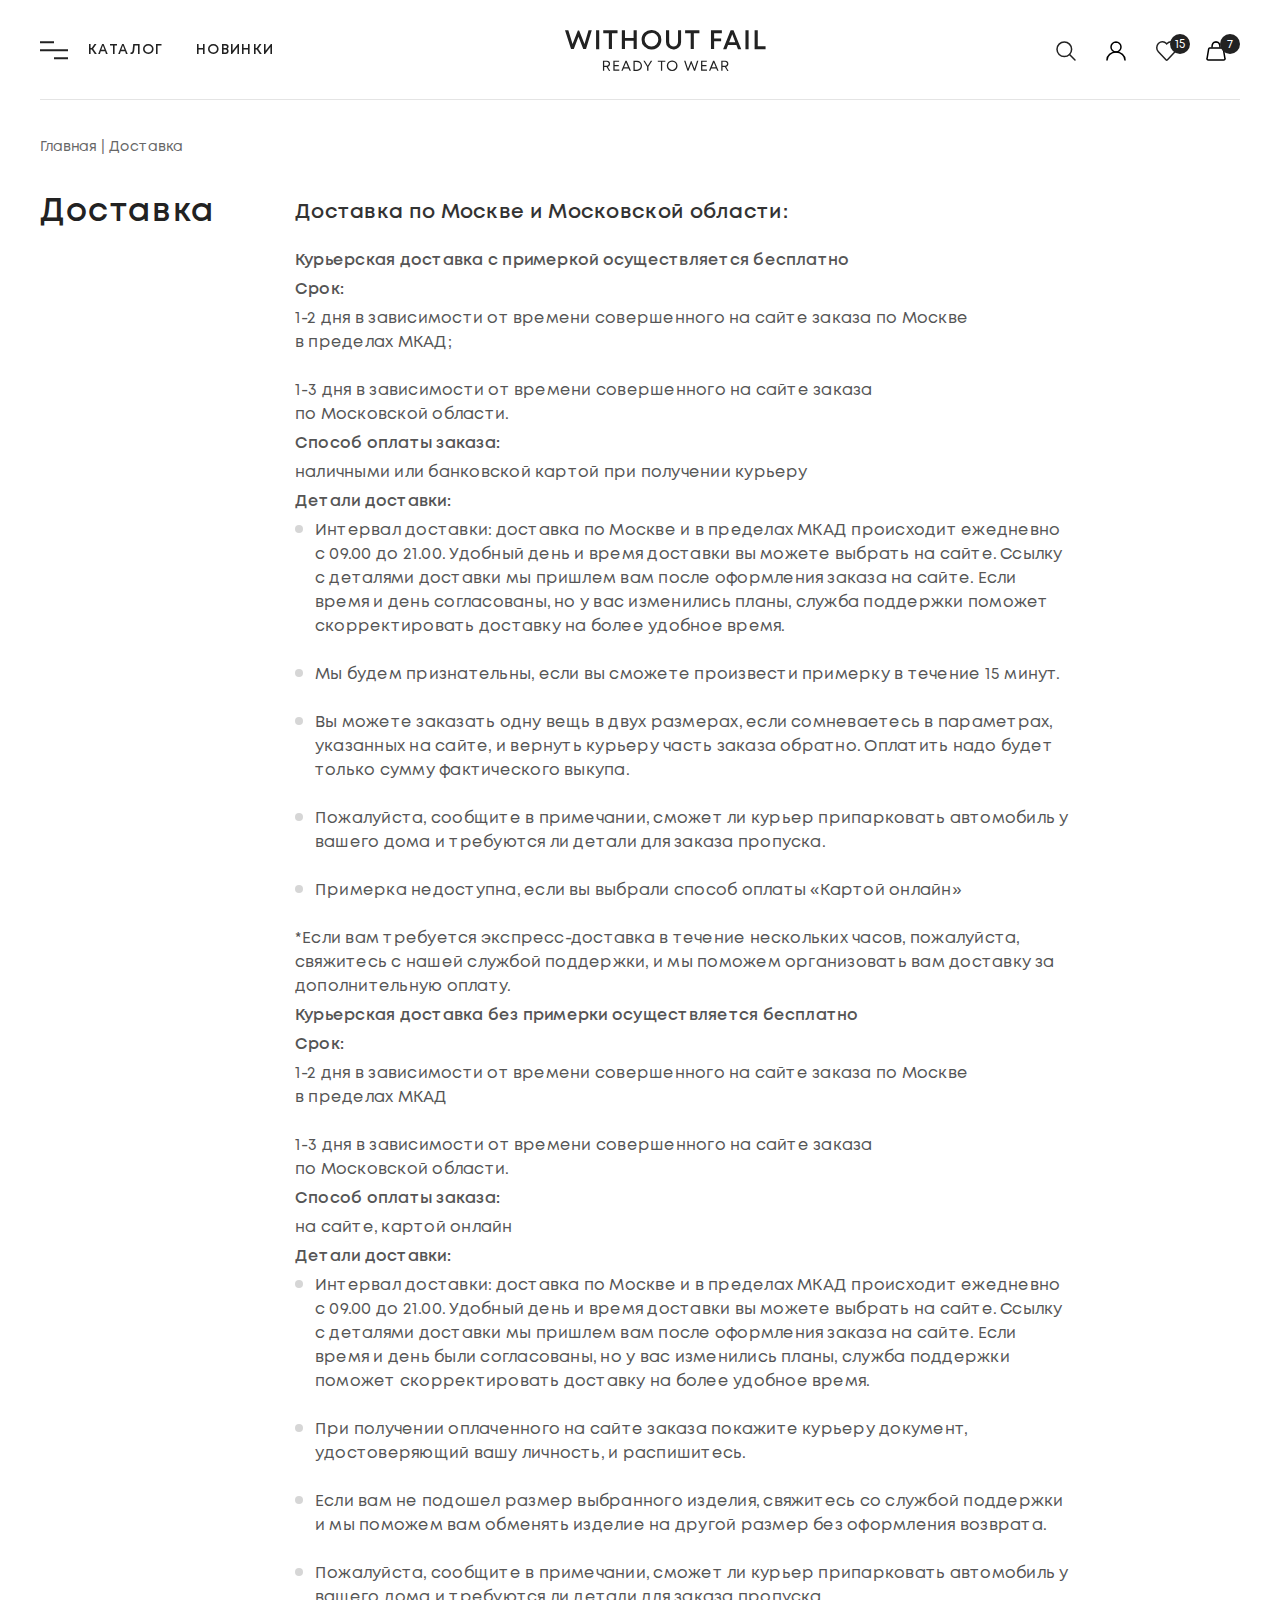
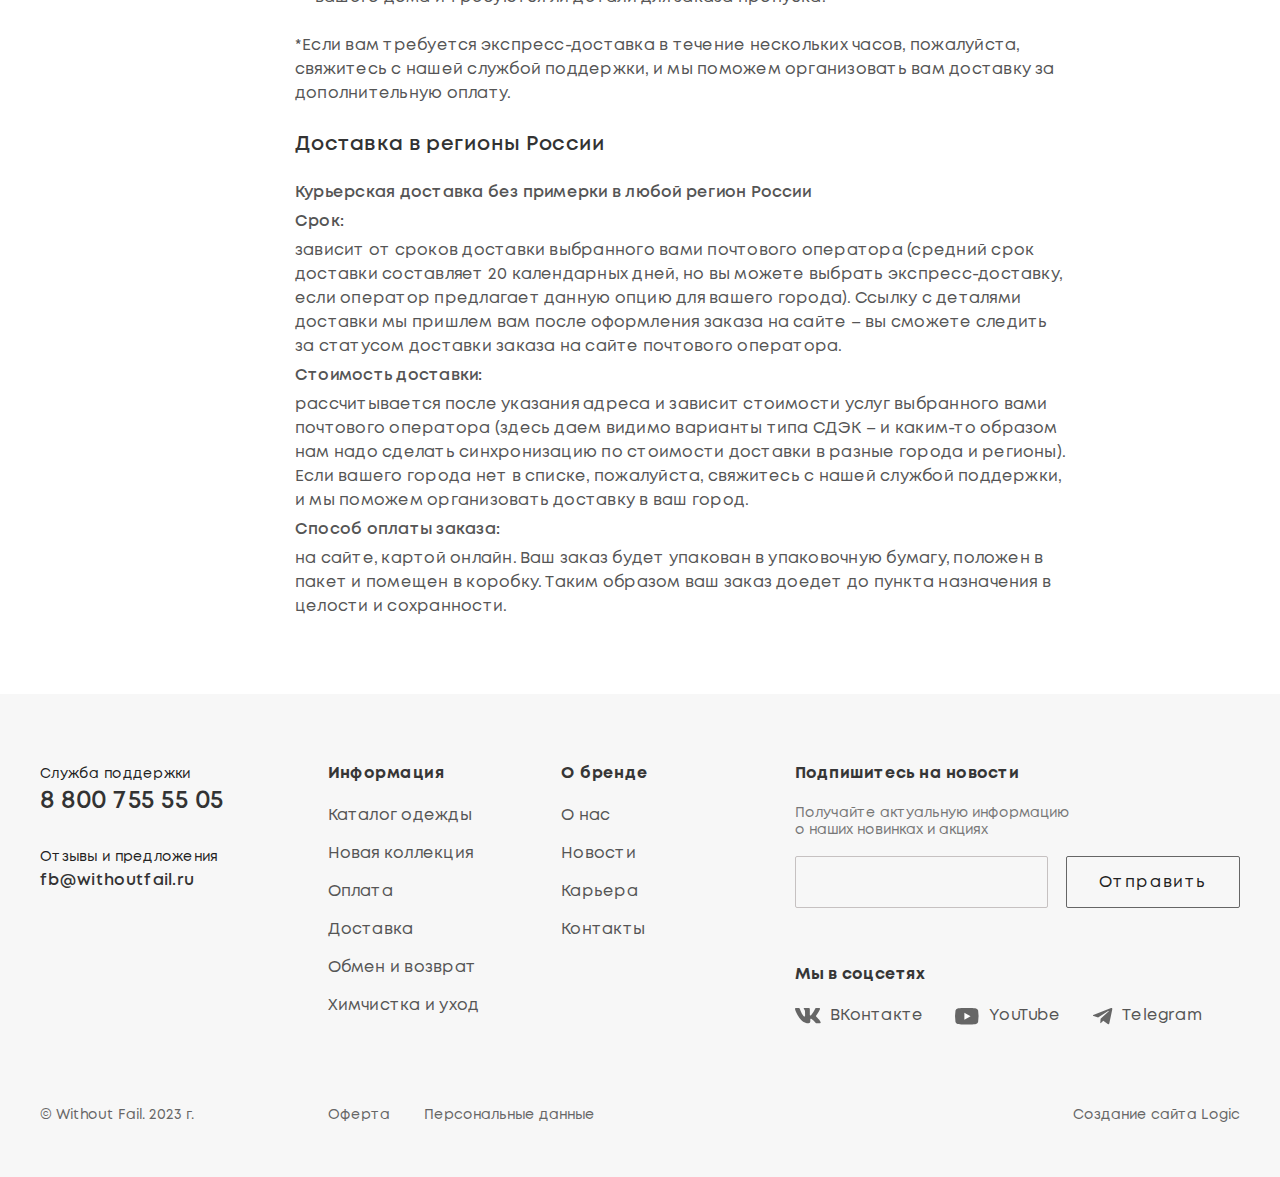
<file: delivery.html>
<!DOCTYPE html>
<html lang="ru">

<head>
	<meta charset="utf-8" />
	<meta name="viewport"
		content="width=device-width, initial-scale=1, minimum-scale=1, maximum-scale=1, user-scalable=no, minimal-ui">
	<meta name="author" content="author name" />
	<meta name="application-name" content="app name" />
	<meta name="desciption" content="page description" />
	<meta name="keywords" content="Enter keywords here" />
	<!-- Social Media Meta tags -->
	<meta property="og:title" content="" />
	<meta property="og:type" content="" />
	<meta property="og:url" content="" />
	<meta property="og:image" content="" />
	<title>Text page</title>
	<link rel="stylesheet" href="https://cdn.jsdelivr.net/npm/swiper@9/swiper-bundle.min.css" />
	<link rel="stylesheet" href="css/style.css" type="text/css" />
</head>

<body>
	<header class="header">
		<div class="container">
			<div class="header-wrapper">
				<div id="menu" class="menu">
					<div class="container">
						<div class="menu-content">
							<button id="menu-close-mobile" class="close-btn" aria-label="close menu">
								<svg xmlns="http://www.w3.org/2000/svg" width="19.445" height="19.445" viewBox="0 0 19.445 19.445">
									<g id="Group_155" data-name="Group 155" transform="translate(-20.277 -28.462)">
										<rect id="Rectangle_4" data-name="Rectangle 4" width="26" height="1.5"
											transform="translate(20.277 46.847) rotate(-45)" fill="#222" />
										<rect id="Rectangle_126" data-name="Rectangle 126" width="26" height="1.5"
											transform="translate(38.662 47.908) rotate(-135)" fill="#222" />
									</g>
								</svg>
							</button>
							<div class="menu-content__wrapper">
								<nav class="menu-content__links">
									<ul class="menu-list">
										<li class="menu-list__item">
											<a href="catalog.html" class="menu-list__link">Новинки</a>
										</li>
										<li class="menu-list__item">
											<a href="catalog.html" class="menu-list__link">Топы и блузки</a>
										</li>
										<li class="menu-list__item menu-list__item_active">
											<a href="catalog.html" class="menu-list__link">Платья</a>
										</li>
										<li class="menu-list__item">
											<a href="catalog.html" class="menu-list__link">Брюки</a>
										</li>
										<li class="menu-list__item">
											<a href="catalog.html" class="menu-list__link">Пиджаки</a>
										</li>
										<li class="menu-list__item">
											<a href="catalog.html" class="menu-list__link">Look Book</a>
										</li>
										<li class="menu-list__item">
											<a href="catalog.html" class="menu-list__link">Sale</a>
										</li>
									</ul>
								</nav>
								<div class="menu-content__about">
									<button class="menu-drop menu-drop_closed">Покупателям</button>
									<ul class="menu-list">
										<li class="menu-list__item">
											<a href="#" class="menu-list__link">О бренде</a>
										</li>
										<li class="menu-list__item">
											<a href="#" class="menu-list__link">Новости</a>
										</li>
										<li class="menu-list__item">
											<a href="#" class="menu-list__link">Карьера</a>
										</li>
										<li class="menu-list__item">
											<a href="#" class="menu-list__link">Оплата</a>
										</li>
										<li class="menu-list__item">
											<a href="#" class="menu-list__link">Доставка</a>
										</li>
										<li class="menu-list__item">
											<a href="#" class="menu-list__link">Обмен и возврат</a>
										</li>
										<li class="menu-list__item">
											<a href="#" class="menu-list__link">Химчистка и уход</a>
										</li>
									</ul>
								</div>
								<div class="menu-login">
									<a href="#" class="menu-login__btn">Войти в личный кабинет</a>
								</div>
								<div class="menu-content__contacts">
									<div class="menu-contacts">
										<h3 class="title title_size-s">Контакты</h3>
										<div class="menu-contacts__block">
											<span>Служба поддержки</span>
											<a href="tel:88007555505">8 800 755 55 05</a>
										</div>
									</div>
								</div>
							</div>
							<div class="menu-poster">
								<a href="catalog.html" class="menu-poster__img">
									<img src="./assets/images/menu-img.jpg"
										srcset="./assets/images/menu-img.jpg 1x, ./assets/images/menu-img@2x.jpg 2x" alt="" />
									<div class="text-block">
										<h2 class="title title_size-m menu-poster__title">Весна-Лето ‘23</h2>
										<p>НОВАЯ КОЛЛЕКЦИЯ</p>
									</div>
								</a>
							</div>
						</div>
					</div>
				</div>
				<nav class="nav header-nav">
					<button id="catalog-btn" class="link header-nav__item header-nav__item_catalog">
						<div class="gamburger">
							<span></span><span></span><span></span>
						</div>
						<span>Каталог</span>
					</button>
					<a href="/search" class="header-icons__icon header-icons__icon_mobile">
						<svg class="white" xmlns="http://www.w3.org/2000/svg" width="20.061" height="20.061"
							viewBox="0 0 20.061 20.061">
							<g id="Group" transform="translate(-27 584.997)">
								<path id="path81" d="M27-585v20H47v-20Z" fill="none" fill-rule="evenodd" />
								<path id="path83"
									d="M35.312-583.992a7.311,7.311,0,0,1,7.307,7.307,7.311,7.311,0,0,1-7.307,7.307,7.311,7.311,0,0,1-7.307-7.307A7.311,7.311,0,0,1,35.312-583.992Z"
									fill="none" stroke="#fff" stroke-miterlimit="79.84" stroke-width="1.5" fill-rule="evenodd" />
								<path id="path85" d="M39.239-572.76,44.7-567.3" transform="translate(1.301 1.301)" fill="none"
									stroke="#fff" stroke-linecap="round" stroke-linejoin="round" stroke-miterlimit="79.84"
									stroke-width="1.5" fill-rule="evenodd" />
							</g>
						</svg>
						<svg class="black" xmlns="http://www.w3.org/2000/svg" width="20.061" height="20.061"
							viewBox="0 0 20.061 20.061">
							<g id="Group" transform="translate(-27 584.997)">
								<path id="path81" d="M27-585v20H47v-20Z" fill="none" fill-rule="evenodd" />
								<path id="path83"
									d="M35.312-583.992a7.311,7.311,0,0,1,7.307,7.307,7.311,7.311,0,0,1-7.307,7.307,7.311,7.311,0,0,1-7.307-7.307A7.311,7.311,0,0,1,35.312-583.992Z"
									fill="none" stroke="#222" stroke-miterlimit="79.84" stroke-width="1.5" fill-rule="evenodd" />
								<path id="path85" d="M39.239-572.76,44.7-567.3" transform="translate(1.301 1.301)" fill="none"
									stroke="#222" stroke-linecap="round" stroke-linejoin="round" stroke-miterlimit="79.84"
									stroke-width="1.5" fill-rule="evenodd" />
							</g>
						</svg>
					</a>
					<a href="new.html" class="link header-nav__item">
						Новинки
					</a>
				</nav>
				<a href="/" class="logo header-logo">
					<svg xmlns="http://www.w3.org/2000/svg" width="200.592" height="41.04" viewBox="0 0 200.592 41.04">
						<g id="Without_Fail_-_logo" data-name="Without Fail - logo" transform="translate(-0.045 0.006)">
							<g id="Сгруппировать_123" transform="translate(0.045 -0.006)">
								<path id="Контур_180"
									d="M-664.675-36.7h3.232l-5.747,18.766h-2.784l-4.759-12.212L-679.4-17.934h-2.784L-688.2-36.7h3.322l4.22,13.828,5.3-13.648h1.257l5.387,13.648Z"
									transform="translate(688.2 36.975)" fill="#fff" />
								<path id="Контур_181" d="M-653.6-17.834V-36.6h3.143v18.766Z" transform="translate(684.668 36.965)"
									fill="#fff" />
								<path id="Контур_182" d="M-631.323-36.7v2.873h-5.567v15.893h-3.143V-33.827H-645.6V-36.7Z"
									transform="translate(683.851 36.975)" fill="#fff" />
								<path id="Контур_183"
									d="M-613.137-36.7h3.143v18.766h-3.143V-26.1h-8.62v8.171H-624.9V-36.7h3.143v7.632h8.62Z"
									transform="translate(681.737 36.975)" fill="#fff" />
								<path id="Контур_184"
									d="M-593.024-17.606a9.47,9.47,0,0,1-7.093-2.784A9.076,9.076,0,0,1-602.9-27.3a9.076,9.076,0,0,1,2.784-6.914A9.971,9.971,0,0,1-593.024-37a9.47,9.47,0,0,1,7.094,2.784,9.076,9.076,0,0,1,2.783,6.914,9.637,9.637,0,0,1-1.257,4.938,9.364,9.364,0,0,1-3.5,3.5A9.238,9.238,0,0,1-593.024-17.606Zm-4.849-4.849a6.245,6.245,0,0,0,4.849,1.975,6.245,6.245,0,0,0,4.849-1.975A6.938,6.938,0,0,0-586.2-27.3a6.245,6.245,0,0,0-1.975-4.849,6.245,6.245,0,0,0-4.849-1.975,6.707,6.707,0,0,0-6.824,6.555v.269A6.938,6.938,0,0,0-597.872-22.455Z"
									transform="translate(679.492 37.006)" fill="#fff" />
								<path id="Контур_185"
									d="M-568.069-17.575a7.731,7.731,0,0,1-5.477-2.065,6.914,6.914,0,0,1-2.155-5.3V-36.7h3.143v11.583a4.2,4.2,0,0,0,1.257,3.322,4.8,4.8,0,0,0,6.375,0,4.929,4.929,0,0,0,1.257-3.322V-36.7h3.053v11.763a6.914,6.914,0,0,1-2.155,5.3A6.54,6.54,0,0,1-568.069-17.575Z"
									transform="translate(676.715 36.975)" fill="#fff" />
								<path id="Контур_186" d="M-540.123-36.7v2.873h-5.567v15.893h-3.143V-33.827H-554.4V-36.7Z"
									transform="translate(674.54 36.975)" fill="#fff" />
								<path id="Контур_187" d="M-514.735-33.727h-7.722v5.3h7v2.784h-7v7.722H-525.6V-36.6h10.865Z"
									transform="translate(671.599 36.965)" fill="#fff" />
								<path id="Контур_188"
									d="M-497.195-17.834l-1.616-4.13h-8.351l-1.616,4.13H-512.1l7.542-18.766h2.873l7.722,18.766Zm-5.747-14.815-3.143,7.991h6.2Z"
									transform="translate(670.221 36.965)" fill="#fff" />
								<path id="Контур_189" d="M-487.2-17.834V-36.6h3.143v18.766Z" transform="translate(667.679 36.965)"
									fill="#fff" />
								<path id="Контур_190" d="M-473.857-20.707h7.812v2.873H-477V-36.6h3.143Z"
									transform="translate(666.638 36.965)" fill="#fff" />
							</g>
							<g id="Group_152" data-name="Group 152" transform="translate(37.986 30.438)">
								<path id="Path_246" data-name="Path 246"
									d="M48.226,44.346,45.892,40.4H43.557v3.951H42.3V34.2h3.861a2.92,2.92,0,0,1,2.335.9,2.978,2.978,0,0,1,.9,2.245,2.818,2.818,0,0,1-.629,1.886,3.23,3.23,0,0,1-1.616,1.077l2.424,4.13H48.226Zm-4.669-8.979v3.771h2.514A2.266,2.266,0,0,0,47.6,38.6a1.953,1.953,0,0,0,0-2.694,2.112,2.112,0,0,0-1.526-.539H43.557Z"
									transform="translate(-42.3 -33.931)" fill="#fff" />
								<path id="Path_247" data-name="Path 247"
									d="M55.157,43.089h4.669v1.257H53.9V34.2h5.747v1.167h-4.49V38.51h4.13v1.167h-4.13v3.412Z"
									transform="translate(-43.484 -33.931)" fill="#fff" />
								<path id="Path_248" data-name="Path 248"
									d="M70.971,44.346l-.988-2.424H65.135l-.988,2.424H62.8L66.93,34.2H68.1l4.31,10.146Zm-3.5-8.44-1.975,4.849h3.951Z"
									transform="translate(-44.393 -33.931)" fill="#fff" />
								<path id="Path_249" data-name="Path 249"
									d="M79.712,34.2a4.919,4.919,0,0,1,5.118,5.118A4.871,4.871,0,0,1,83.393,43a5.008,5.008,0,0,1-3.681,1.437H76.3V34.2Zm0,8.979A3.72,3.72,0,0,0,82.5,42.1a3.863,3.863,0,0,0,1.077-2.784,3.62,3.62,0,0,0-.539-1.975A3.238,3.238,0,0,0,81.687,36a3.936,3.936,0,0,0-2.065-.539H77.557v7.812h2.155Z"
									transform="translate(-45.771 -33.931)" fill="#fff" />
								<path id="Path_250" data-name="Path 250"
									d="M96.189,34.2l-3.771,6.106v4.041H91.071V40.306L87.3,34.2h1.437L91.7,39.138,94.753,34.2Z"
									transform="translate(-46.894 -33.931)" fill="#fff" />
								<path id="Path_251" data-name="Path 251" d="M110.942,34.2v1.167H107.8v8.979h-1.257V35.367H103.4V34.2Z"
									transform="translate(-48.538 -33.931)" fill="#fff" />
								<path id="Path_252" data-name="Path 252"
									d="M122.648,42.969a5.206,5.206,0,0,1-3.861,1.526,5.352,5.352,0,0,1-3.861-1.526,5.422,5.422,0,0,1,0-7.542,5.206,5.206,0,0,1,3.861-1.526,5.352,5.352,0,0,1,3.861,1.526,5.422,5.422,0,0,1,0,7.542Zm-6.734-.9a4.12,4.12,0,0,0,5.747,0,3.994,3.994,0,0,0,1.167-2.873,3.664,3.664,0,0,0-1.167-2.873,4.154,4.154,0,0,0-2.873-1.167,3.664,3.664,0,0,0-2.873,1.167,4.154,4.154,0,0,0-1.167,2.873A3.994,3.994,0,0,0,115.914,42.071Z"
									transform="translate(-49.559 -33.9)" fill="#fff" />
								<path id="Path_253" data-name="Path 253"
									d="M145.63,34.2h1.347l-3.232,10.146h-1.167l-2.784-7.273L137.1,44.346h-1.077L132.7,34.2h1.347l2.514,8.081,2.963-7.9h.539l3.053,7.9Z"
									transform="translate(-51.529 -33.931)" fill="#fff" />
								<path id="Path_254" data-name="Path 254"
									d="M152.857,43.089h4.669v1.257H151.6V34.2h5.747v1.167h-4.49V38.51h4.13v1.167h-4.13Z"
									transform="translate(-53.459 -33.931)" fill="#fff" />
								<path id="Path_255" data-name="Path 255"
									d="M168.661,44.346l-.988-2.424h-4.938l-.988,2.424H160.4L164.53,34.2H165.7l4.31,10.146Zm-3.412-8.44-1.975,4.849h3.951Z"
									transform="translate(-54.357 -33.931)" fill="#fff" />
								<path id="Path_256" data-name="Path 256"
									d="M180.026,44.346,177.692,40.4h-2.335v3.951H174.1V34.2h3.861a2.921,2.921,0,0,1,2.335.9,2.978,2.978,0,0,1,.9,2.245,2.818,2.818,0,0,1-.629,1.886,3.23,3.23,0,0,1-1.616,1.077l2.424,4.13h-1.347Zm-4.669-8.979v3.771h2.514A2.266,2.266,0,0,0,179.4,38.6a1.953,1.953,0,0,0,0-2.694,2.112,2.112,0,0,0-1.526-.539h-2.514Z"
									transform="translate(-55.756 -33.931)" fill="#fff" />
							</g>
						</g>
					</svg>
				</a>
				<div class="header-icons">
					<a href="/search" class="header-icons__icon header-icons__icon_desktop">
						<svg class="white" xmlns="http://www.w3.org/2000/svg" width="20.061" height="20.061"
							viewBox="0 0 20.061 20.061">
							<g id="Group" transform="translate(-27 584.997)">
								<path id="path81" d="M27-585v20H47v-20Z" fill="none" fill-rule="evenodd" />
								<path id="path83"
									d="M35.312-583.992a7.311,7.311,0,0,1,7.307,7.307,7.311,7.311,0,0,1-7.307,7.307,7.311,7.311,0,0,1-7.307-7.307A7.311,7.311,0,0,1,35.312-583.992Z"
									fill="none" stroke="#fff" stroke-miterlimit="79.84" stroke-width="1.5" fill-rule="evenodd" />
								<path id="path85" d="M39.239-572.76,44.7-567.3" transform="translate(1.301 1.301)" fill="none"
									stroke="#fff" stroke-linecap="round" stroke-linejoin="round" stroke-miterlimit="79.84"
									stroke-width="1.5" fill-rule="evenodd" />
							</g>
						</svg>
						<svg class="black" xmlns="http://www.w3.org/2000/svg" width="20.061" height="20.061"
							viewBox="0 0 20.061 20.061">
							<g id="Group" transform="translate(-27 584.997)">
								<path id="path81" d="M27-585v20H47v-20Z" fill="none" fill-rule="evenodd" />
								<path id="path83"
									d="M35.312-583.992a7.311,7.311,0,0,1,7.307,7.307,7.311,7.311,0,0,1-7.307,7.307,7.311,7.311,0,0,1-7.307-7.307A7.311,7.311,0,0,1,35.312-583.992Z"
									fill="none" stroke="#222" stroke-miterlimit="79.84" stroke-width="1.5" fill-rule="evenodd" />
								<path id="path85" d="M39.239-572.76,44.7-567.3" transform="translate(1.301 1.301)" fill="none"
									stroke="#222" stroke-linecap="round" stroke-linejoin="round" stroke-miterlimit="79.84"
									stroke-width="1.5" fill-rule="evenodd" />
							</g>
						</svg>
					</a>
					<a href="profile.html" class="header-icons__icon header-icons__icon_desktop">
						<svg class="white" xmlns="http://www.w3.org/2000/svg" width="20" height="20" viewBox="0 0 20 20">
							<g id="Group_1" transform="translate(-67 584.997)">
								<path id="path88" d="M67-585v20H87v-20Z" fill="none" fill-rule="evenodd" />
								<path id="path90"
									d="M77-584A5.006,5.006,0,0,1,82-579,5.006,5.006,0,0,1,77-574a5.006,5.006,0,0,1-5.005-5A5.006,5.006,0,0,1,77-584Z"
									fill="none" stroke="#fff" stroke-miterlimit="79.84" stroke-width="1.5" fill-rule="evenodd" />
								<path id="path92" d="M68-565.988c0-4.428,4.032-8.021,9-8.021s9,3.593,9,8.021" fill="none" stroke="#fff"
									stroke-linecap="round" stroke-linejoin="round" stroke-miterlimit="79.84" stroke-width="1.5"
									fill-rule="evenodd" />
							</g>
						</svg>
						<svg class="black" xmlns="http://www.w3.org/2000/svg" width="20" height="20" viewBox="0 0 20 20">
							<g id="Group_1" transform="translate(-67 584.997)">
								<path id="path88" d="M67-585v20H87v-20Z" fill="none" fill-rule="evenodd" />
								<path id="path90"
									d="M77-584A5.006,5.006,0,0,1,82-579,5.006,5.006,0,0,1,77-574a5.006,5.006,0,0,1-5.005-5A5.006,5.006,0,0,1,77-584Z"
									fill="none" stroke="#000" stroke-miterlimit="79.84" stroke-width="1.5" fill-rule="evenodd" />
								<path id="path92" d="M68-565.988c0-4.428,4.032-8.021,9-8.021s9,3.593,9,8.021" fill="none" stroke="#000"
									stroke-linecap="round" stroke-linejoin="round" stroke-miterlimit="79.84" stroke-width="1.5"
									fill-rule="evenodd" />
							</g>
						</svg>
					</a>
					<a href="favorites.html" class="header-icons__icon header-icons__icon_value" data-value="15">
						<svg class="white" xmlns="http://www.w3.org/2000/svg" width="21.436" height="20.114"
							viewBox="0 0 21.436 20.114">
							<path id="path2"
								d="M18.306,18.638a5.447,5.447,0,0,0-7.984,0l-.352.372-.352-.372a5.451,5.451,0,0,0-7.7-.283q-.147.136-.283.283a6.114,6.114,0,0,0,0,8.313L9.452,35.2a.712.712,0,0,0,1.007.027l.027-.027,7.819-8.249A6.113,6.113,0,0,0,18.306,18.638Z"
								transform="translate(0.75 -16.146)" fill="none" stroke="#fff" stroke-width="1.5" />
						</svg>
						<svg class="black" xmlns="http://www.w3.org/2000/svg" width="21.436" height="20.114"
							viewBox="0 0 21.436 20.114">
							<path id="path2"
								d="M18.306,18.638a5.447,5.447,0,0,0-7.984,0l-.352.372-.352-.372a5.451,5.451,0,0,0-7.7-.283q-.147.136-.283.283a6.114,6.114,0,0,0,0,8.313L9.452,35.2a.712.712,0,0,0,1.007.027l.027-.027,7.819-8.249A6.113,6.113,0,0,0,18.306,18.638Z"
								transform="translate(0.75 -16.146)" fill="none" stroke="#222" stroke-width="1.5" />
						</svg>
					</a>
					<a href="cart.html" class="header-icons__icon header-icons__icon_value" data-value="7">
						<svg class="white" xmlns="http://www.w3.org/2000/svg" width="20" height="20" viewBox="0 0 20 20">
							<g id="Group_3" transform="translate(-147 584.997)">
								<path id="path100" d="M147-585v20h20v-20Z" fill="none" fill-rule="evenodd" />
								<path id="path102"
									d="M149.4-565.988c-1.1,0-1.535-.745-1.359-1.481l1.639-9.653a1.1,1.1,0,0,1,1.183-.884h12.277a1.1,1.1,0,0,1,1.183.884l1.639,9.653c.176.736-.259,1.481-1.359,1.481Z"
									fill="none" stroke="#fff" stroke-linejoin="round" stroke-miterlimit="79.84" stroke-width="1.5"
									fill-rule="evenodd" />
								<path id="path104" d="M153.009-579c0-2.5,1.331-4.992,3.991-4.992" fill="none" stroke="#fff"
									stroke-linecap="round" stroke-linejoin="round" stroke-miterlimit="79.84" stroke-width="1.5"
									fill-rule="evenodd" />
								<path id="path106" d="M160.99-579c0-2.5-1.331-4.992-3.991-4.992" fill="none" stroke="#fff"
									stroke-linecap="round" stroke-linejoin="round" stroke-miterlimit="79.84" stroke-width="1.5"
									fill-rule="evenodd" />
							</g>
						</svg>
						<svg class="black" xmlns="http://www.w3.org/2000/svg" width="20" height="20" viewBox="0 0 20 20">
							<g id="Group_3" transform="translate(-147 584.997)">
								<path id="path100" d="M147-585v20h20v-20Z" fill="none" fill-rule="evenodd" />
								<path id="path102"
									d="M149.4-565.988c-1.1,0-1.535-.745-1.359-1.481l1.639-9.653a1.1,1.1,0,0,1,1.183-.884h12.277a1.1,1.1,0,0,1,1.183.884l1.639,9.653c.176.736-.259,1.481-1.359,1.481Z"
									fill="none" stroke="#000" stroke-linejoin="round" stroke-miterlimit="79.84" stroke-width="1.5"
									fill-rule="evenodd" />
								<path id="path104" d="M153.009-579c0-2.5,1.331-4.992,3.991-4.992" fill="none" stroke="#000"
									stroke-linecap="round" stroke-linejoin="round" stroke-miterlimit="79.84" stroke-width="1.5"
									fill-rule="evenodd" />
								<path id="path106" d="M160.99-579c0-2.5-1.331-4.992-3.991-4.992" fill="none" stroke="#000"
									stroke-linecap="round" stroke-linejoin="round" stroke-miterlimit="79.84" stroke-width="1.5"
									fill-rule="evenodd" />
							</g>
						</svg>
					</a>
				</div>
			</div>
		</div>
	</header>
	<main class="main text-page">
		<div class="page-header">
			<div class="container">
				<div class="page-header__wrapper">
					<div class="breadcrumbs">
						<a href="index.html">Главная</a>&nbsp;|&nbsp;<a href="catalog.html">Доставка</a>
					</div>
				</div>
			</div>
		</div>
		<div class="text-page">
			<div class="container">
				<div class="text-page__wrapper">
					<h2 class="title title_size-m cart-page__title">Доставка</h2>
					<div class="text-page__content">
						<h3>Доставка по Москве и Московской области:</h3>
						<p>
							<strong>Курьерская доставка с примеркой осуществляется бесплатно</strong>
						</p>
						<p>
							<strong>Срок:</strong>
						</p>
						<p>
							1-2 дня в зависимости от времени совершенного на сайте заказа по Москве в&nbsp;пределах МКАД;<br />
							<br />
							1-3 дня в зависимости от времени совершенного на сайте заказа по&nbsp;Московской&nbsp;области.
						</p>
						<p><strong>Способ оплаты заказа: </strong></p>
						<p>наличными или банковской картой при получении курьеру</p>
						<p><strong>Детали доставки: </strong></p>
						<ul>
							<li>
								<p>
									Интервал доставки: доставка по Москве и в пределах МКАД происходит ежедневно
									с 09.00 до 21.00. Удобный день и время доставки вы можете выбрать на сайте. Ссылку
									с деталями доставки мы пришлем вам после оформления заказа на сайте.
									Если время и день согласованы, но у вас изменились планы, служба поддержки
									поможет скорректировать доставку на более удобное время.
								</p>
							</li>
							<li>
								<p>
									Мы будем признательны, если вы сможете произвести примерку в течение 15 минут.
								</p>
							</li>
							<li>
								<p>
									Вы можете заказать одну вещь в двух размерах, если сомневаетесь в параметрах,
									указанных на сайте, и вернуть курьеру часть заказа обратно. Оплатить надо будет
									только сумму фактического выкупа.
								</p>
							</li>
							<li>
								<p>
									Пожалуйста, сообщите в примечании, сможет ли курьер припарковать автомобиль
									у вашего дома и требуются ли детали для заказа пропуска.
								</p>
							</li>
							<li>
								<p>
									Примерка недоступна, если вы выбрали способ оплаты «Картой онлайн»
								</p>
							</li>
						</ul>
						<p>*Если вам требуется экспресс-доставка в течение нескольких часов, пожалуйста,
							свяжитесь с нашей службой поддержки, и мы поможем организовать вам доставку
							за дополнительную оплату. </p>
						<p></p>
						<p>
							<strong>Курьерская доставка без примерки осуществляется бесплатно</strong>
						</p>
						<p>
							<strong>Срок:</strong>
						</p>
						<p>
							1-2 дня в зависимости от времени совершенного на сайте заказа по Москве в&nbsp;пределах МКАД <br />
							<br />
							1-3 дня в зависимости от времени совершенного на сайте заказа по&nbsp;Московской&nbsp;области.
						</p>
						<p><strong>Способ оплаты заказа: </strong></p>
						<p>на сайте, картой онлайн</p>
						<p><strong>Детали доставки: </strong></p>
						<ul>
							<li>
								<p>
									Интервал доставки: доставка по Москве и в пределах МКАД происходит ежедневно с
									09.00 до 21.00. Удобный день и время доставки вы можете выбрать на сайте. Ссылку с
									деталями доставки мы пришлем вам после оформления заказа на сайте.
									Если время и день были согласованы, но у вас изменились планы, служба поддержки
									поможет скорректировать доставку на более удобное время.
								</p>
							</li>
							<li>
								<p>
									При получении оплаченного на сайте заказа покажите курьеру документ,
									удостоверяющий вашу личность, и распишитесь.
								</p>
							</li>
							<li>
								<p>
									Если вам не подошел размер выбранного изделия, свяжитесь со службой поддержки и
									мы поможем вам обменять изделие на другой размер без оформления возврата.
								</p>
							</li>
							<li>
								<p>
									Пожалуйста, сообщите в примечании, сможет ли курьер припарковать автомобиль
									у вашего дома и требуются ли детали для заказа пропуска.
								</p>
							</li>
						</ul>
						<p>*Если вам требуется экспресс-доставка в течение нескольких часов, пожалуйста,
							свяжитесь с нашей службой поддержки, и мы поможем организовать вам доставку
							за дополнительную оплату. </p>
						<br />
						<h3>Доставка в регионы России</h3>
						<p><strong>Курьерская доставка без примерки в любой регион России</strong></p>
						<p><strong>Срок: </strong></p>
						<p>зависит от сроков доставки выбранного вами почтового оператора (средний срок
							доставки составляет 20 календарных дней, но вы можете выбрать экспресс-доставку,
							если оператор предлагает данную опцию для вашего города). Ссылку с деталями
							доставки мы пришлем вам после оформления заказа на сайте – вы сможете следить
							за статусом доставки заказа на сайте почтового оператора.
						</p>
						<p><strong>Стоимость доставки: </strong></p>
						<p>рассчитывается после указания адреса и зависит стоимости услуг выбранного вами
							почтового оператора (здесь даем видимо варианты типа СДЭК – и каким-то образом
							нам надо сделать синхронизацию по стоимости доставки в разные города и
							регионы). Если вашего города нет в списке, пожалуйста, свяжитесь с нашей службой
							поддержки, и мы поможем организовать доставку в ваш город.</p>
						<p><strong>Способ оплаты заказа: </strong></p>
						<p>на сайте, картой онлайн. Ваш заказ будет упакован в упаковочную бумагу, положен
							в пакет и помещен в коробку. Таким образом ваш заказ доедет до пункта назначения
							в целости и сохранности.
						</p>
					</div>
				</div>
			</div>
		</div>
	</main>
	<footer class="footer">
		<div class="container">
			<div class="footer-wrapper">
				<div class="footer-help">
					<div class="footer-help__support">
						<span>Служба поддержки</span>
						<a href="tel:88007555505">8 800 755 55 05</a>
					</div>
					<div class="footer-help__testimonials">
						<span>Отзывы и предложения</span>
						<a href="mailto:fb@withoutfail.ru">fb@withoutfail.ru</a>
					</div>
				</div>
				<div class="footer-social-block footer-social-block_mobile">
					<a class="footer-social-block__item" href="https://vk.com">
						<svg xmlns="http://www.w3.org/2000/svg" width="25.666" height="15.205" viewBox="0 0 25.666 15.205">
							<path id="Path_153" data-name="Path 153"
								d="M2.839,13.9H5.873a.872.872,0,0,1,.812.588,31.109,31.109,0,0,0,2.222,5.124c1.325,2.142,2.18,2.94,2.735,2.856.556-.126.385-1.554.385-2.688s.128-3.066-.427-3.948l-.855-1.218a.419.419,0,0,1,.342-.672h4.872a.85.85,0,0,1,.855.84v6.09s.214,1.092,1.41-.042a20.843,20.843,0,0,0,3.547-5.376l.427-1.008a.845.845,0,0,1,.769-.5H26.13a.846.846,0,0,1,.812,1.134l-.342.882a31.566,31.566,0,0,1-2.35,3.864c-1.2,1.638-1.453,2.016-1.282,2.436s3.248,3.234,4.017,4.578c.214.378.385.714.556,1.008a.872.872,0,0,1-.769,1.26h-3.59a.83.83,0,0,1-.727-.42l-.342-.546a22.2,22.2,0,0,0-3.5-3.318c-1.368-.756-1.325.336-1.325.336v2.226a1.7,1.7,0,0,1-1.709,1.68h-.855s-4.7,0-8.462-5.5C3.309,19.276,2.326,16.5,1.984,14.908A.867.867,0,0,1,2.839,13.9Z"
								transform="translate(-1.972 -13.9)" fill="#666" />
						</svg>
						<span>ВКонтакте</span>
					</a>
					<a class="footer-social-block__item" href="https://youtube.com">
						<svg id="_x33_95-youtube" xmlns="http://www.w3.org/2000/svg" width="23.613" height="16.603"
							viewBox="0 0 23.613 16.603">
							<g id="Group_105" data-name="Group 105">
								<path id="Path_156" data-name="Path 156"
									d="M49.12,96.88a2.967,2.967,0,0,0-2.088-2.1c-1.841-.5-9.225-.5-9.225-.5s-7.384,0-9.225.5a2.967,2.967,0,0,0-2.088,2.1,33.407,33.407,0,0,0,0,11.441,2.923,2.923,0,0,0,2.088,2.068c1.841.5,9.225.5,9.225.5s7.384,0,9.225-.5a2.923,2.923,0,0,0,2.088-2.068,33.407,33.407,0,0,0,0-11.441Z"
									transform="translate(-26.001 -94.282)" fill="#666" />
								<path id="Path_157" data-name="Path 157" d="M208.954,194.952V187.93l6.171,3.511Z"
									transform="translate(-199.563 -183.123)" fill="#fff" />
							</g>
						</svg>
						<span>YouTube</span>
					</a>
					<a class="footer-social-block__item" href="https://telegram.com">
						<svg xmlns="http://www.w3.org/2000/svg" width="19.32" height="16.203" viewBox="0 0 19.32 16.203">
							<path id="_8547122_telegram_plane_icon" data-name="8547122_telegram_plane_icon"
								d="M19.281,65.874l-2.916,13.75c-.22.97-.794,1.212-1.609.755l-4.442-3.273L8.171,79.167a1.116,1.116,0,0,1-.893.436L7.6,75.078l8.233-7.44c.358-.319-.078-.5-.556-.177L5.1,73.871.714,72.5c-.953-.3-.97-.953.2-1.41l17.139-6.6C18.846,64.188,19.54,64.663,19.281,65.874Z"
								transform="translate(-0.016 -64.399)" fill="#666" />
						</svg>
						<span>Telegram</span>
					</a>
				</div>
				<nav class="footer-nav">
					<ul class="footer-list">
						<h4 class="title title_size-s">Информация</h4>
						<li class="footer-list__item"><a href="catalog.html">Каталог одежды</a></li>
						<li class="footer-list__item"><a href="new-collection.html">Новая коллекция</a></li>
						<li class="footer-list__item"><a href="payment.html">Оплата</a></li>
						<li class="footer-list__item"><a href="delivery.html">Доставка</a></li>
						<li class="footer-list__item"><a href="page.html">Обмен и возврат</a></li>
						<li class="footer-list__item"><a href="page.html">Химчистка и уход</a></li>
					</ul>
					<ul class="footer-list">
						<h4 class="title title_size-s">О бренде</h4>
						<li class="footer-list__item"><a href="about.html">О нас</a></li>
						<li class="footer-list__item"><a href="news.html">Новости</a></li>
						<li class="footer-list__item"><a href="career.html">Карьера</a></li>
						<li class="footer-list__item"><a href="contact.html">Контакты</a></li>
					</ul>
				</nav>
				<div class="footer-news">
					<h4 class="title title_size-s">Подпишитесь на новости</h4>
					<p>Получайте актуальную информацию о&nbsp;наших новинках и&nbsp;акциях</p>
					<form class="footer-form">
						<input class="input" type="email" name="email" value="" placeholder="">
						<button type="submit" class="btn btn-transparent">
							<span class="desktop">Отправить</span>
							<span class="mobile">Ок</span>
						</button>
					</form>
					<div class="footer-social">
						<h4 class="title title_size-s">Мы в соцсетях</h4>
						<div class="footer-social-block">
							<a class="footer-social-block__item" href="https://vk.com">
								<svg xmlns="http://www.w3.org/2000/svg" width="25.666" height="15.205" viewBox="0 0 25.666 15.205">
									<path id="Path_153" data-name="Path 153"
										d="M2.839,13.9H5.873a.872.872,0,0,1,.812.588,31.109,31.109,0,0,0,2.222,5.124c1.325,2.142,2.18,2.94,2.735,2.856.556-.126.385-1.554.385-2.688s.128-3.066-.427-3.948l-.855-1.218a.419.419,0,0,1,.342-.672h4.872a.85.85,0,0,1,.855.84v6.09s.214,1.092,1.41-.042a20.843,20.843,0,0,0,3.547-5.376l.427-1.008a.845.845,0,0,1,.769-.5H26.13a.846.846,0,0,1,.812,1.134l-.342.882a31.566,31.566,0,0,1-2.35,3.864c-1.2,1.638-1.453,2.016-1.282,2.436s3.248,3.234,4.017,4.578c.214.378.385.714.556,1.008a.872.872,0,0,1-.769,1.26h-3.59a.83.83,0,0,1-.727-.42l-.342-.546a22.2,22.2,0,0,0-3.5-3.318c-1.368-.756-1.325.336-1.325.336v2.226a1.7,1.7,0,0,1-1.709,1.68h-.855s-4.7,0-8.462-5.5C3.309,19.276,2.326,16.5,1.984,14.908A.867.867,0,0,1,2.839,13.9Z"
										transform="translate(-1.972 -13.9)" fill="#666" />
								</svg>
								<span>ВКонтакте</span>
							</a>
							<a class="footer-social-block__item" href="https://youtube.com">
								<svg id="_x33_95-youtube" xmlns="http://www.w3.org/2000/svg" width="23.613" height="16.603"
									viewBox="0 0 23.613 16.603">
									<g id="Group_105" data-name="Group 105">
										<path id="Path_156" data-name="Path 156"
											d="M49.12,96.88a2.967,2.967,0,0,0-2.088-2.1c-1.841-.5-9.225-.5-9.225-.5s-7.384,0-9.225.5a2.967,2.967,0,0,0-2.088,2.1,33.407,33.407,0,0,0,0,11.441,2.923,2.923,0,0,0,2.088,2.068c1.841.5,9.225.5,9.225.5s7.384,0,9.225-.5a2.923,2.923,0,0,0,2.088-2.068,33.407,33.407,0,0,0,0-11.441Z"
											transform="translate(-26.001 -94.282)" fill="#666" />
										<path id="Path_157" data-name="Path 157" d="M208.954,194.952V187.93l6.171,3.511Z"
											transform="translate(-199.563 -183.123)" fill="#fff" />
									</g>
								</svg>
								<span>YouTube</span>
							</a>
							<a class="footer-social-block__item" href="https://telegram.com">
								<svg xmlns="http://www.w3.org/2000/svg" width="19.32" height="16.203" viewBox="0 0 19.32 16.203">
									<path id="_8547122_telegram_plane_icon" data-name="8547122_telegram_plane_icon"
										d="M19.281,65.874l-2.916,13.75c-.22.97-.794,1.212-1.609.755l-4.442-3.273L8.171,79.167a1.116,1.116,0,0,1-.893.436L7.6,75.078l8.233-7.44c.358-.319-.078-.5-.556-.177L5.1,73.871.714,72.5c-.953-.3-.97-.953.2-1.41l17.139-6.6C18.846,64.188,19.54,64.663,19.281,65.874Z"
										transform="translate(-0.016 -64.399)" fill="#666" />
								</svg>
								<span>Telegram</span>
							</a>
						</div>
					</div>
				</div>
				<span class="footer-span">© Without Fail. 2023 г.</span>
				<div class="footer-privacy">
					<a href="page.html">Оферта</a>
					<a href="page.html">Персональные данные</a>
				</div>
				<span class="footer-mark">Создание сайта Logic</span>
			</div>
		</div>
	</footer>
	<div id="blocker" class="blocker"></div>
	<script src="https://cdn.jsdelivr.net/npm/swiper@9/swiper-bundle.min.js"></script>
	<script src="js/main.js" defer></script>
</body>

</html>
</file>
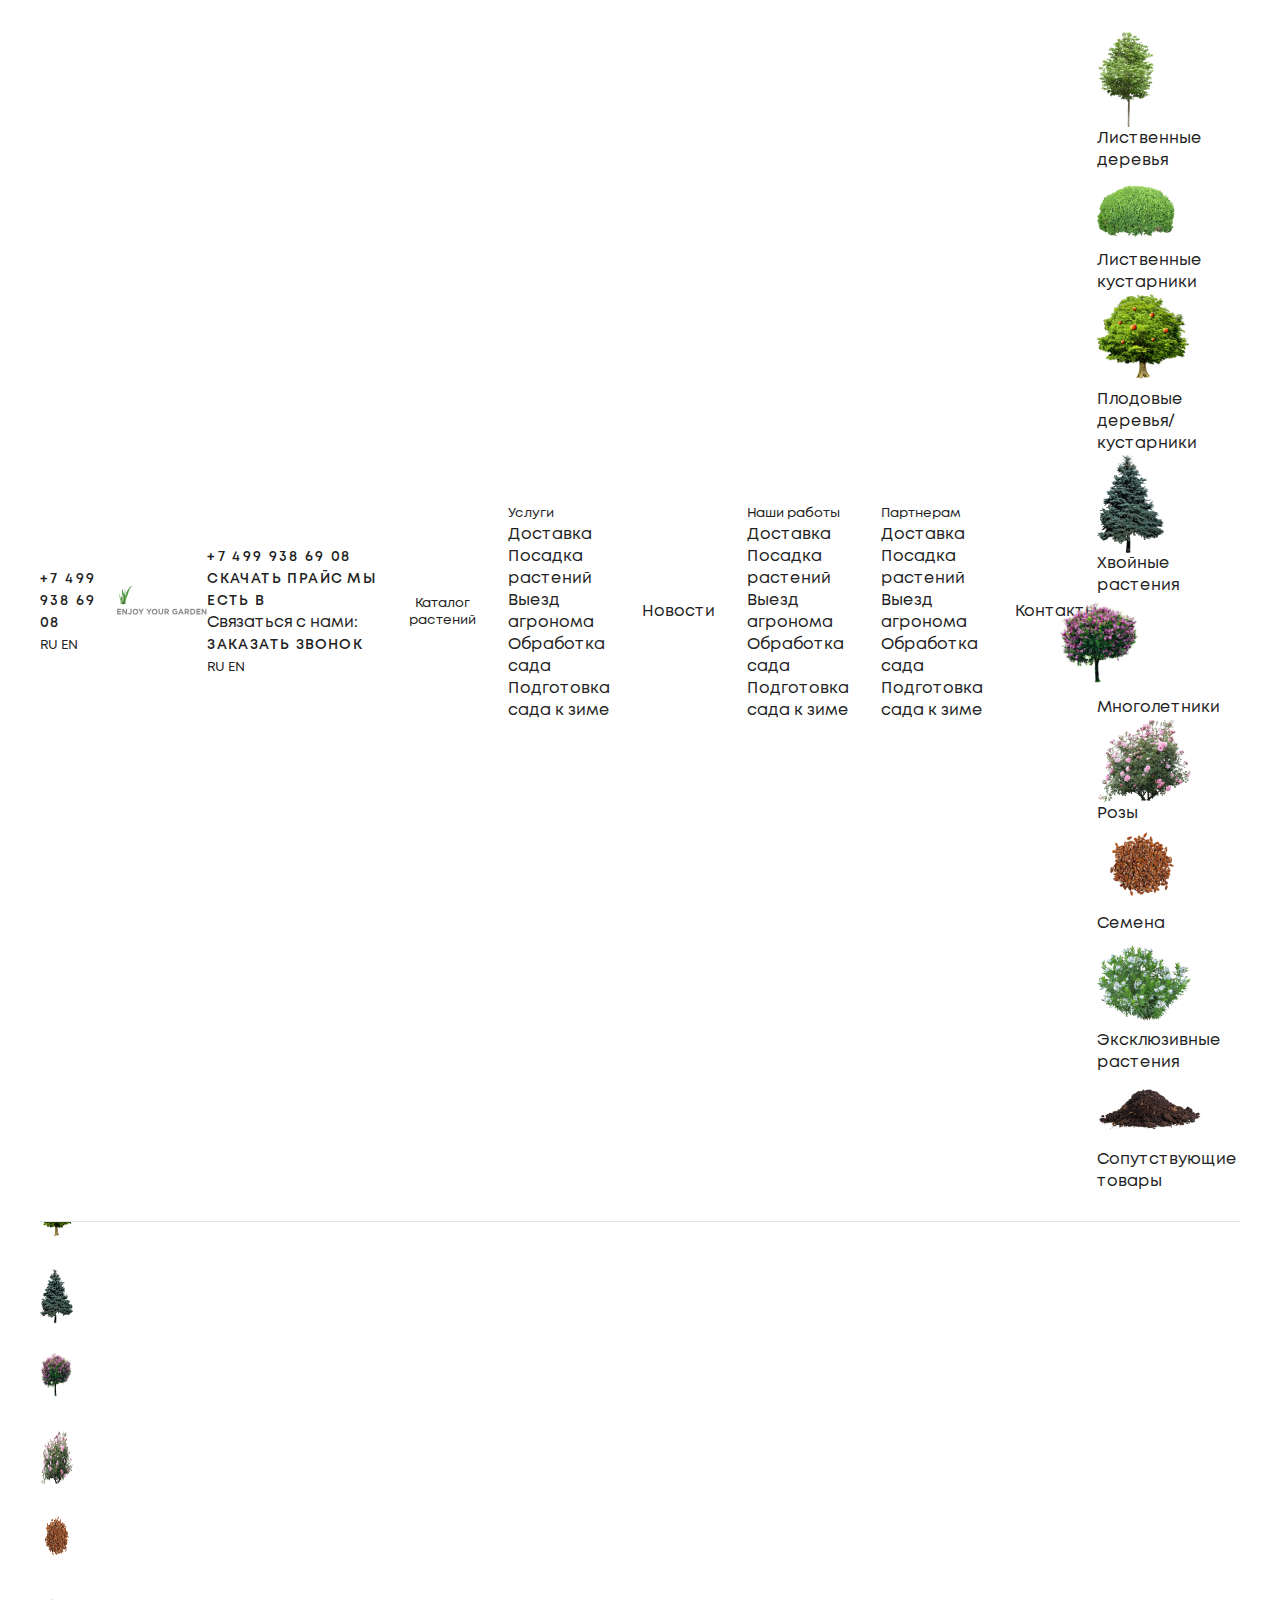
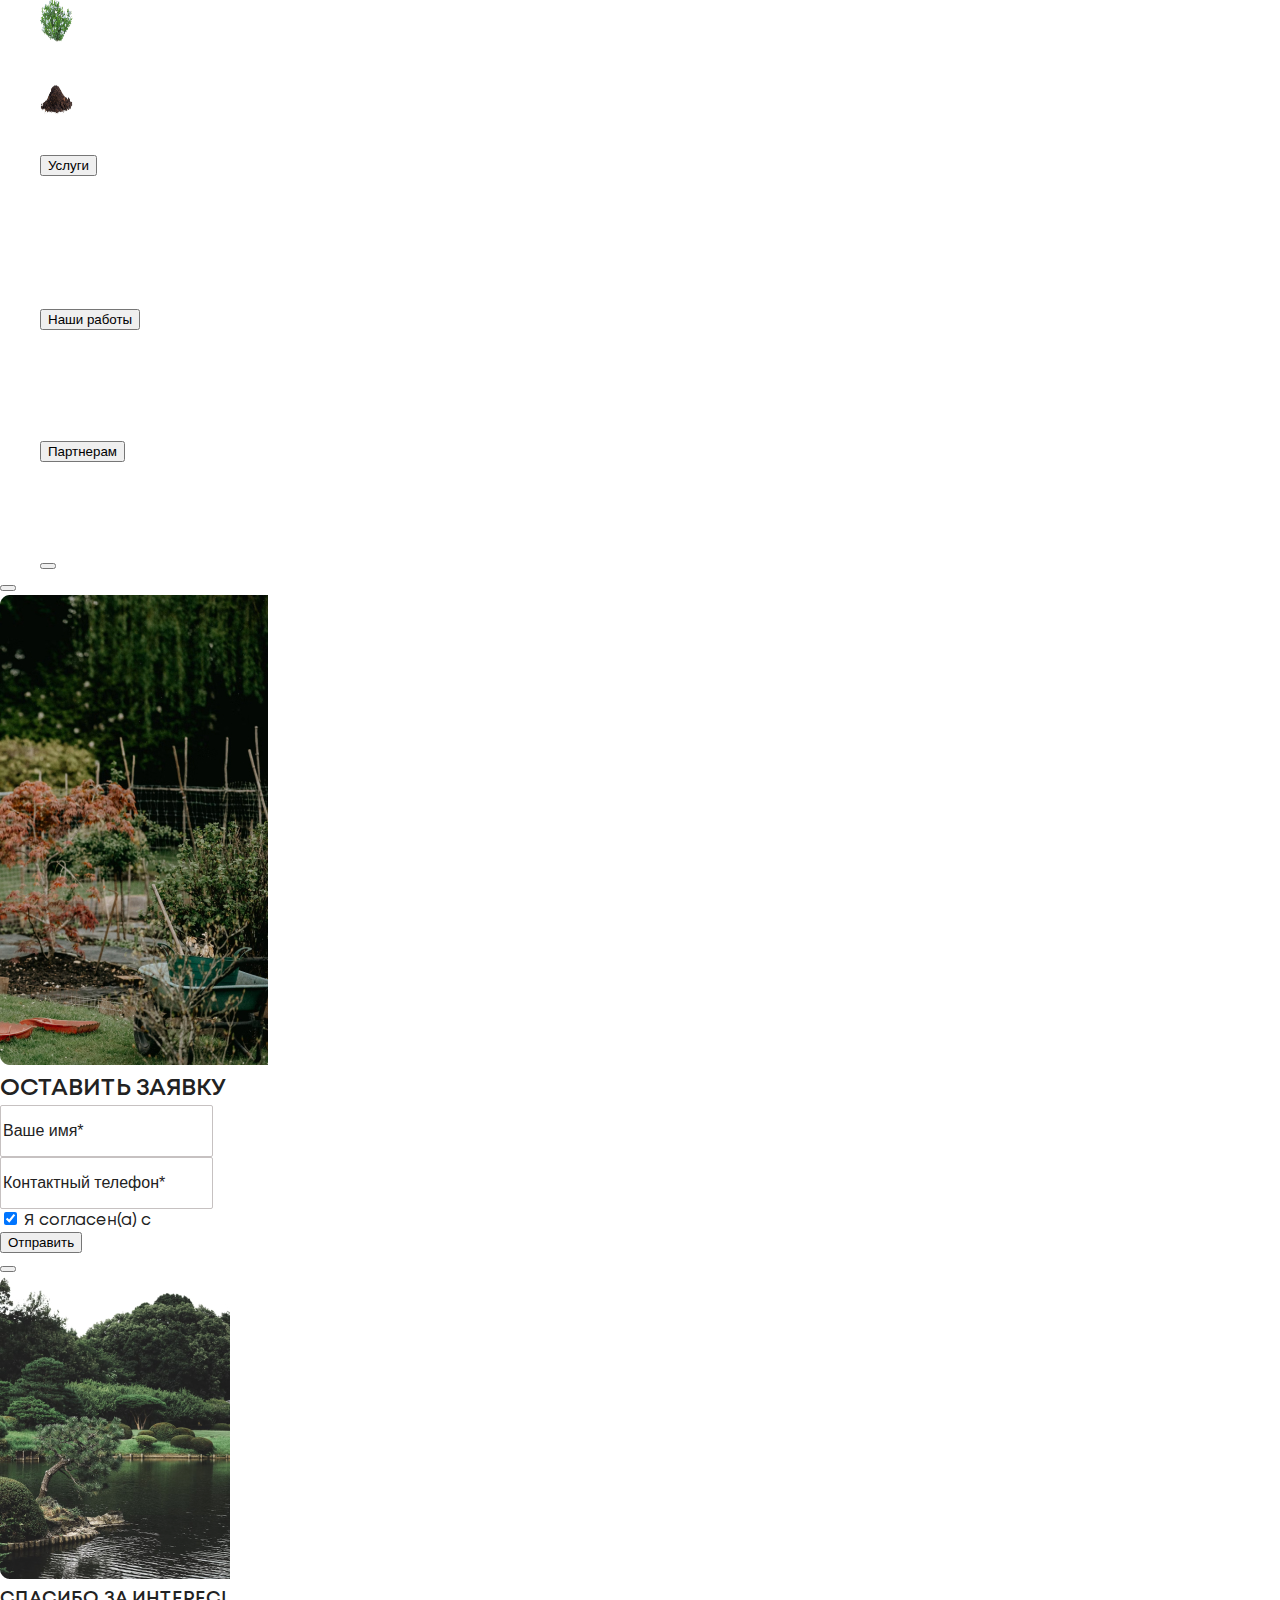
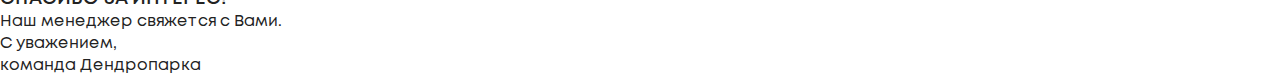
<file: services.html>
<!DOCTYPE html>
<html lang="ru">

<head>
	<meta charset="utf-8" />
	<meta name="viewport" content="width=device-width, initial-scale=1" />
	<meta name="author" content="author name" />
	<meta name="application-name" content="app name" />
	<meta name="desciption" content="page description" />
	<meta name="keywords" content="Enter keywords here" />
	<!-- Social Media Meta tags -->
	<meta property="og:title" content="" />
	<meta property="og:type" content="" />
	<meta property="og:url" content="" />
	<meta property="og:image" content="" />
	<!-- <link rel="apple-touch-icon" sizes="180x180" href="#" /> -->
	<!-- <link rel="icon" type="image/png" sizes="32x32" href="assets/icons/ico_32.png" /> -->
	<!-- <link rel="icon" type="image/png" sizes="16x16" href="#" /> -->
	<title>Catalog section</title>
	<link rel="stylesheet" href="https://cdn.jsdelivr.net/npm/swiper@8/swiper-bundle.min.css" />
	<link rel="stylesheet" href="css/style.css" type="text/css" />
</head>

<body>
	<header id="header" class="header header_light">
		<div class="container">
			<div class="header-wrapper">
				<div class="header-mobile-top">
					<a class="link text_white" href="tel:+74999386908">+7 499 938 69 08</a>
					<div class="header-top__el">
						<a class="social-icon whatsapp" href="https://wa.me/74999386908"></a>
						<a class="social-icon telegram" href=" https://telegram.me/YourUsername"></a>
						<a class="social-icon email" href="mailto:"></a>
					</div>
					<div class="header-top__el languages">
						<button class="btn_classic active">RU</button>
						<button class="btn_classic">EN</button>
					</div>
				</div>
				<div class="header__logo">
					<a href="/">
						<img width="170" height="54" src="./assets/images/header-logo.svg" alt="logo" />
					</a>
					<button class="hamburger">
						<span></span>
						<span></span>
						<span></span>
					</button>
				</div>
				<div class="header-top">
					<a class="link header-top__el tel text_white" href="tel:+74999386908">+7 499 938 69 08</a>
					<a class="link link_shrink header-top__el price text_white" href="" download>Скачать прайс</a>
					<a class="link link_shrink header-top__el vk " href="https://vk.com/">Мы есть в
						<div class="social-icon vk"></div>
					</a>
					<div class="header-top__el connect">Связаться с нами:
						<a class="social-icon whatsapp" href="https://wa.me/74999386908"></a>
						<a class="social-icon telegram" href=" https://telegram.me/YourUsername"></a>
						<a class="social-icon email" href="mailto:"></a>
						<a class="social-icon vk" href="https://vk.com/"></a>
					</div>
					<a class="link header-top__el order-a-call text_white" href="#">Заказать звонок</a>
					<div class="header-top__el languages">
						<button class="btn_classic active">RU</button>
						<button class="btn_classic">EN</button>
					</div>
				</div>
				<nav class="nav header-nav">
					<button id="catalog-btn" class="header-nav__item btn-classic catalog-btn">
						<div class="hamburger">
							<span></span>
							<span></span>
							<span></span>
						</div>
						Каталог растений
					</button>
					<div class="header-nav__item dropdown">
						<button class="header-drop-btn btn-classic dropdown-btn">
							Услуги
						</button>
						<ul class="dropdown-list">
							<li class="dropdown-item">
								<a href="#">Доставка</a>
							</li>
							<li class="dropdown-item">
								<a href="#">Посадка растений</a>
							</li>
							<li class="dropdown-item">
								<a href="#">Выезд агронома</a>
							</li>
							<li class="dropdown-item">
								<a href="#">Обработка сада</a>
							</li>
							<li class="dropdown-item">
								<a href="#">Подготовка сада к зиме</a>
							</li>
						</ul>
					</div>
					<a class="header-link header-nav__item" href="news.html">Новости</a>
					<div class="dropdown header-nav__item">
						<button class="header-drop-btn btn-classic dropdown-btn">
							Наши работы
						</button>
						<ul class="dropdown-list">
							<li class="dropdown-item">
								<a href="#">Доставка</a>
							</li>
							<li class="dropdown-item">
								<a href="#">Посадка растений</a>
							</li>
							<li class="dropdown-item">
								<a href="#">Выезд агронома</a>
							</li>
							<li class="dropdown-item">
								<a href="#">Обработка сада</a>
							</li>
							<li class="dropdown-item">
								<a href="#">Подготовка сада к зиме</a>
							</li>
						</ul>
					</div>
					<div class="dropdown header-nav__item">
						<button class="header-drop-btn btn-classic dropdown-btn">
							Партнерам
						</button>
						<ul class="dropdown-list">
							<li class="dropdown-item">
								<a href="#">Доставка</a>
							</li>
							<li class="dropdown-item">
								<a href="#">Посадка растений</a>
							</li>
							<li class="dropdown-item">
								<a href="#">Выезд агронома</a>
							</li>
							<li class="dropdown-item">
								<a href="#">Обработка сада</a>
							</li>
							<li class="dropdown-item">
								<a href="#">Подготовка сада к зиме</a>
							</li>
						</ul>
					</div>
					<a class="header-link header-nav__item" href="contacts.html">Контакты</a>
				</nav>
				<div id="catalog-modal" class="modal catalog-modal">
					<div class="modal-wrapper catalog-modal-wrapper">
						<ul class="catalog-modal-list">
							<li class="catalog-item">
								<a class="catalog-item__link" href="#">
									<div class="catalog-item__round">
										<img width="59" height="98" src="./assets/images/pngwing1.png"
											srcset="./assets/images/pngwing1.png 1x, ./assets/images/pngwing1@2x.png 2x" alt="" />
									</div>
									<div class="catalog-item__note">
										<p>Лиственные деревья</p>
									</div>
								</a>
							</li>
							<li class="catalog-item">
								<a class="catalog-item__link" href="#">
									<div class="catalog-item__round">
										<img width="78" height="78" src="./assets/images/pngwing2.png"
											srcset="./assets/images/pngwing2.png 1x, ./assets/images/pngwing2@2x.png 2x" alt="" />
									</div>
									<div class="catalog-item__note">
										<p>Лиственные кустарники</p>
									</div>
								</a>
							</li>
							<li class="catalog-item">
								<a class="catalog-item__link" href="#">
									<div class="catalog-item__round">
										<img style="bottom: -10px;" width="92" height="95" src="./assets/images/pngwing3.png"
											srcset="./assets/images/pngwing3.png 1x, ./assets/images/pngwing3@2x.png 2x" alt="" />
									</div>
									<div class="catalog-item__note">
										<p>Плодовые деревья/кустарники</p>
									</div>
								</a>
							</li>
							<li class="catalog-item">
								<a class="catalog-item__link" href="#">
									<div class="catalog-item__round">
										<img width="67" height="98" src="./assets/images/pngwing4.png"
											srcset="./assets/images/pngwing4.png 1x, ./assets/images/pngwing4@2x.png 2x" alt="" />
									</div>
									<div class="catalog-item__note">
										<p>Хвойные растения</p>
									</div>
								</a>
							</li>
							<li class="catalog-item">
								<a class="catalog-item__link" href="#">
									<div class="catalog-item__round">
										<img style="bottom: -14px; transform: translateX(calc(-50% + 3px))" width="84" height="95"
											src="./assets/images/pngwing5.png"
											srcset="./assets/images/pngwing5.png 1x, ./assets/images/pngwing5@2x.png 2x" alt="" />
									</div>
									<div class="catalog-item__note">
										<p>Многолетники</p>
									</div>
								</a>
							</li>
							<li class="catalog-item">
								<a class="catalog-item__link" href="#">
									<div class="catalog-item__round">
										<img style="bottom: -3px;" width="95" height="84" src="./assets/images/pngwing6.png"
											srcset="./assets/images/pngwing6.png 1x, ./assets/images/pngwing6@2x.png 2x" alt="" />
									</div>
									<div class="catalog-item__note">
										<p>Розы</p>
									</div>
								</a>
							</li>
							<li class="catalog-item">
								<a class="catalog-item__link" href="#">
									<div class="catalog-item__round">
										<img style="bottom: -6px;" width="88" height="88" src="./assets/images/pngwing7.png"
											srcset="./assets/images/pngwing7.png 1x, ./assets/images/pngwing7@2x.png 2x" alt="" />
									</div>
									<div class="catalog-item__note">
										<p>Семена</p>
									</div>
								</a>
							</li>
							<li class="catalog-item">
								<a class="catalog-item__link" href="#">
									<div class="catalog-item__round">
										<img style="bottom: -10px" width="95" height="95" src="./assets/images/pngwing8.png"
											srcset="./assets/images/pngwing8.png 1x, ./assets/images/pngwing8@2x.png 2x" alt="" />
									</div>
									<div class="catalog-item__note">
										<p>Эксклюзивные растения</p>
									</div>
								</a>
							</li>
							<li class="catalog-item">
								<a class="catalog-item__link" href="#">
									<div class="catalog-item__round">
										<img width="105" height="75" src="./assets/images/pngwing9.png"
											srcset="./assets/images/pngwing9.png 1x, ./assets/images/pngwing9@2x.png 2x" alt="" />
									</div>
									<div class="catalog-item__note">
										<p>Сопутствующие товары</p>
									</div>
								</a>
							</li>
						</ul>
					</div>
				</div>
			</div>
		</div>
	</header>
	<main class="main services">
		<section class="services-section">
			<header class="services-header"></header>
			<ul class="services-section__list">
				<li class="services-item"></li>
			</ul>
		</section>
	</main>
	<footer class="footer">
		<div class="container">
			<div class="footer-wrapper">
				<div class="footer-logo">
					<a href="/" class="logo">
						<img width="162" height="51" src="./assets/images/footer-logo.svg" alt="logo" />
					</a>
					<div class="footer-logo__text d-lg">
						<p>Lorem ipsum dolor sit amet, consectetur adipiscing elit. Leo diam non, sodales amet, turpis tortor at
							adipiscing.</p>
					</div>
					<button class="btn btn_classic footer__top-btn">
						<svg width="23" height="56" viewBox="0 0 23 56" fill="none" xmlns="http://www.w3.org/2000/svg">
							<path d="M11.5 56V1M11.5 1L1 11.5M11.5 1L22 11.5" stroke="white" />
						</svg>
					</button>
				</div>
				<div class="footer-catalog">
					<h3 class="title footer-title text_white">Каталог</h3>
					<ul class="footer-list">
						<li class="footer-list__item">
							<a href="#" class="footer-list__link">Лиственные деревья</a>
						</li>
						<li class="footer-list__item">
							<a href="#" class="footer-list__link">Лиственные кустарники</a>
						</li>
						<li class="footer-list__item">
							<a href="#" class="footer-list__link">Плодовые деревья/кустарники</a>
						</li>
						<li class="footer-list__item">
							<a href="#" class="footer-list__link">Хвойные растения</a>
						</li>
						<li class="footer-list__item">
							<a href="#" class="footer-list__link">Многолетники</a>
						</li>
						<li class="footer-list__item">
							<a href="#" class="footer-list__link">Розы</a>
						</li>
						<li class="footer-list__item">
							<a href="#" class="footer-list__link">Семена</a>
						</li>
						<li class="footer-list__item">
							<a href="#" class="footer-list__link">Эксклюзивные растения</a>
						</li>
						<li class="footer-list__item">
							<a href="#" class="footer-list__link">Сопутствующие товары</a>
						</li>
					</ul>
				</div>
				<div class="footer-services">
					<h3 class="title footer-title text_white">Услуги</h3>
					<ul class="footer-list">
						<li class="footer-list__item">
							<a href="#" class="footer-list__link">Доставка</a>
						</li>
						<li class="footer-list__item">
							<a href="#" class="footer-list__link">Посадка растений</a>
						</li>
						<li class="footer-list__item">
							<a href="#" class="footer-list__link">Выезд агронома</a>
						</li>
						<li class="footer-list__item">
							<a href="#" class="footer-list__link">Обработка сада</a>
						</li>
						<li class="footer-list__item">
							<a href="#" class="footer-list__link">Подготовка сада к зиме</a>
						</li>
					</ul>
				</div>
				<div class="footer-contacts">
					<h3 class="title footer-title text_white">Контакты</h3>
					<div class="connect-ways__addresses">
						<div class="connect-ways-address">
							<h3 class="title connect-ways-address__title">Общий</h3>
							<a href="tel:+74999386908" class="connect-ways-address__link">+7 499 938 69 08</a>
							<a href="mailto:info@dendro-park.ru" class="connect-ways-address__link">info@dendro-park.ru</a>
						</div>
						<div class="connect-ways-address connect-ways-address_big">
							<h3 class="title connect-ways-address__title">Рулонный газон</h3>
							<a href="tel:+74999386908" class="connect-ways-address__link">+7 499 938 69 08</a>
							<div class="connect-ways-address__time">
								<p>Время работы:</p>
								<span>с 8.00 до 18.00</span>
							</div>
							<div class="footer-social">
								<a href="#" class="footer-social__link">
									<svg width="20" height="20" viewBox="0 0 20 20" fill="none" xmlns="http://www.w3.org/2000/svg">
										<path
											d="M9.99857 8.22841C9.02309 8.22841 8.22702 9.0245 8.22702 10C8.22702 10.9755 9.02309 11.7716 9.99857 11.7716C10.9741 11.7716 11.7701 10.9755 11.7701 10C11.7701 9.0245 10.9741 8.22841 9.99857 8.22841ZM15.3119 10C15.3119 9.26638 15.3186 8.5394 15.2774 7.80711C15.2362 6.95654 15.0421 6.20165 14.4201 5.57967C13.7968 4.95636 13.0433 4.76365 12.1927 4.72245C11.4591 4.68125 10.7322 4.6879 9.9999 4.6879C9.26629 4.6879 8.53933 4.68125 7.80705 4.72245C6.9565 4.76365 6.20162 4.95769 5.57965 5.57967C4.95635 6.20298 4.76365 6.95654 4.72245 7.80711C4.68125 8.54073 4.6879 9.26771 4.6879 10C4.6879 10.7323 4.68125 11.4606 4.72245 12.1929C4.76365 13.0435 4.95768 13.7983 5.57965 14.4203C6.20295 15.0436 6.9565 15.2363 7.80705 15.2775C8.54066 15.3187 9.26762 15.3121 9.9999 15.3121C10.7335 15.3121 11.4605 15.3187 12.1927 15.2775C13.0433 15.2363 13.7982 15.0423 14.4201 14.4203C15.0435 13.797 15.2362 13.0435 15.2774 12.1929C15.3199 11.4606 15.3119 10.7336 15.3119 10V10ZM9.99857 12.7258C8.49016 12.7258 7.2728 11.5084 7.2728 10C7.2728 8.49156 8.49016 7.27417 9.99857 7.27417C11.507 7.27417 12.7243 8.49156 12.7243 10C12.7243 11.5084 11.507 12.7258 9.99857 12.7258ZM12.836 7.79914C12.4838 7.79914 12.1994 7.51473 12.1994 7.16254C12.1994 6.81034 12.4838 6.52593 12.836 6.52593C13.1882 6.52593 13.4726 6.81034 13.4726 7.16254C13.4727 7.24617 13.4563 7.32899 13.4243 7.40628C13.3924 7.48356 13.3455 7.55378 13.2864 7.61292C13.2272 7.67205 13.157 7.71894 13.0797 7.75089C13.0024 7.78285 12.9196 7.79924 12.836 7.79914V7.79914Z"
											fill="white" />
									</svg>
								</a>
								<a href="#" class="footer-social__link">
									<svg width="20" height="20" viewBox="0 0 20 20" fill="none" xmlns="http://www.w3.org/2000/svg">
										<path
											d="M13.2586 13.926L13.6473 11.4563H11.2158V9.85437C11.2158 9.17855 11.5548 8.51942 12.6438 8.51942H13.75V6.41687C13.75 6.41687 12.7466 6.25 11.7877 6.25C9.78425 6.25 8.47603 7.4331 8.47603 9.57403V11.4563H6.25V13.926H8.47603V19.8965C8.92295 19.965 9.38014 20 9.84589 20C10.3116 20 10.7688 19.965 11.2158 19.8965V13.926H13.2586Z"
											fill="white" />
									</svg>
								</a>
								<a href="#" class="footer-social__link">
									<svg width="20" height="20" viewBox="0 0 20 20" fill="none" xmlns="http://www.w3.org/2000/svg">
										<path fill-rule="evenodd" clip-rule="evenodd"
											d="M9.7005 8.12813L9.72149 8.47415L9.37175 8.43178C8.09869 8.26936 6.98652 7.71855 6.04222 6.79347L5.58057 6.33446L5.46166 6.67342C5.20984 7.42902 5.37072 8.22699 5.89533 8.76368C6.17513 9.06027 6.11217 9.10264 5.62953 8.9261C5.46166 8.8696 5.31477 8.82723 5.30078 8.84842C5.25181 8.89785 5.41969 9.54046 5.55259 9.79468C5.73445 10.1478 6.10518 10.4938 6.51088 10.6986L6.85362 10.861L6.44792 10.8681C6.05621 10.8681 6.04222 10.8751 6.08419 11.0234C6.22409 11.4824 6.77668 11.9697 7.39222 12.1815L7.8259 12.3298L7.44818 12.5558C6.88859 12.8806 6.23108 13.0642 5.57357 13.0784C5.25881 13.0854 5 13.1137 5 13.1349C5 13.2055 5.85336 13.6009 6.35 13.7563C7.83989 14.2153 9.60957 14.0176 10.9386 13.2337C11.8829 12.6759 12.8272 11.5672 13.2678 10.4938C13.5057 9.92179 13.7435 8.87666 13.7435 8.37528C13.7435 8.05045 13.7645 8.00808 14.1562 7.61968C14.387 7.39371 14.6039 7.14655 14.6458 7.07593C14.7158 6.94176 14.7088 6.94176 14.352 7.06181C13.7575 7.27366 13.6735 7.24541 13.9673 6.92764C14.1842 6.70166 14.443 6.29209 14.443 6.17204C14.443 6.15085 14.338 6.18616 14.2191 6.24972C14.0932 6.32033 13.8134 6.42626 13.6036 6.48981L13.2259 6.60986L12.8831 6.37683C12.6943 6.24972 12.4285 6.10848 12.2886 6.06611C11.9318 5.96725 11.3862 5.98137 11.0645 6.09436C10.1901 6.41214 9.63755 7.23129 9.7005 8.12813Z"
											fill="white" />
									</svg>
								</a>
								<a href="#" class="footer-social__link">
									<svg width="20" height="20" viewBox="0 0 20 20" fill="none" xmlns="http://www.w3.org/2000/svg">
										<path fill-rule="evenodd" clip-rule="evenodd"
											d="M14.1674 6.56238C14.6264 6.68833 14.9878 7.05942 15.1105 7.53067C15.3334 8.38476 15.3334 10.1668 15.3334 10.1668C15.3334 10.1668 15.3334 11.9488 15.1105 12.803C14.9878 13.2742 14.6264 13.6453 14.1674 13.7713C13.3357 14.0002 10.0001 14.0002 10.0001 14.0002C10.0001 14.0002 6.66451 14.0002 5.83269 13.7713C5.37372 13.6453 5.01226 13.2742 4.8896 12.803C4.66675 11.9488 4.66675 10.1668 4.66675 10.1668C4.66675 10.1668 4.66675 8.38476 4.8896 7.53067C5.01226 7.05942 5.37372 6.68833 5.83269 6.56238C6.66451 6.3335 10.0001 6.3335 10.0001 6.3335C10.0001 6.3335 13.3357 6.3335 14.1674 6.56238ZM9.00009 8.66679V12.0001L11.6668 10.3335L9.00009 8.66679Z"
											fill="white" />
									</svg>
								</a>
								<a href="#" class="footer-social__link">
									<svg width="20" height="20" viewBox="0 0 20 20" fill="none" xmlns="http://www.w3.org/2000/svg">
										<path
											d="M6.3906 16.4424C6.18967 17.3076 6.26768 18.5214 6.35514 19.3121C6.35514 19.3121 6.56138 19.3938 6.69543 19.4411C6.82872 19.488 7.03948 19.5532 7.03948 19.5532C7.44606 18.8889 8.05593 17.8004 8.28168 16.9317C8.40342 16.4637 8.90456 14.5549 8.90456 14.5549C9.23077 15.1766 10.1834 15.7037 11.1975 15.7037C14.2126 15.7037 16.3861 12.9298 16.3861 9.48343C16.3861 6.18004 13.6902 3.70752 10.2212 3.70752C5.90601 3.70752 3.61426 6.60552 3.61426 9.76C3.61426 11.2255 4.39433 13.0527 5.64244 13.6342C5.83273 13.7217 5.93438 13.6827 5.97811 13.4995C6.0112 13.3612 6.18022 12.6816 6.25586 12.3661C6.2795 12.2644 6.26768 12.1782 6.18613 12.0789C5.77245 11.5777 5.4427 10.6559 5.4427 9.79663C5.4427 7.59122 7.11276 5.45672 9.95765 5.45672C12.4149 5.45672 14.1346 7.13028 14.1346 9.5248C14.1346 12.2302 12.7683 14.1046 10.9907 14.1046C10.0097 14.1046 9.2745 13.2939 9.5097 12.2975C9.79218 11.1085 10.3382 9.82618 10.3382 8.96813C10.3382 8.1999 9.92574 7.55931 9.07357 7.55931C8.06893 7.55931 7.26404 8.59701 7.26404 9.9881C7.26404 10.8733 7.56307 11.4726 7.56307 11.4726C7.56307 11.4726 6.57144 15.6624 6.3906 16.4424Z"
											fill="white" />
									</svg>
								</a>
								<a href="#" class="footer-social__link">
									<svg width="20" height="20" viewBox="0 0 20 20" fill="none" xmlns="http://www.w3.org/2000/svg">
										<path fill-rule="evenodd" clip-rule="evenodd"
											d="M15.9633 7.38286C16.0497 7.09036 15.9633 6.875 15.5492 6.875H14.1821C13.8342 6.875 13.6737 7.06089 13.5868 7.26607C13.5868 7.26607 12.8915 8.97821 11.9066 10.0904C11.5879 10.4129 11.4431 10.5152 11.2691 10.5152C11.1821 10.5152 11.0514 10.4129 11.0514 10.1198V7.38286C11.0514 7.03143 10.9556 6.875 10.666 6.875H8.51605C8.29886 6.875 8.16814 7.03786 8.16814 7.19268C8.16814 7.52536 8.66083 7.6025 8.71135 8.53893V10.5736C8.71135 11.0198 8.63167 11.1007 8.45771 11.1007C7.99418 11.1007 6.8666 9.38054 6.19734 7.41232C6.06766 7.02929 5.93641 6.875 5.58694 6.875H4.21874C3.82812 6.875 3.75 7.06089 3.75 7.26607C3.75 7.63143 4.21353 9.44643 5.90881 11.847C7.03899 13.4862 8.63011 14.375 10.0796 14.375C10.9488 14.375 11.0561 14.1779 11.0561 13.8377V12.5986C11.0561 12.2037 11.1384 12.125 11.4139 12.125C11.617 12.125 11.9644 12.2279 12.7759 13.018C13.7029 13.955 13.8555 14.375 14.3774 14.375H15.7445C16.1352 14.375 16.331 14.1779 16.2185 13.7879C16.0945 13.4 15.6518 12.837 15.0649 12.1689C14.7461 11.7886 14.268 11.3787 14.1227 11.1736C13.9201 10.9105 13.9779 10.7932 14.1227 10.5591C14.1227 10.5591 15.7893 8.18804 15.9628 7.38286H15.9633Z"
											fill="white" />
									</svg>
								</a>
								<a href="#" class="footer-social__link">
									<svg width="20" height="20" viewBox="0 0 20 20" fill="none" xmlns="http://www.w3.org/2000/svg">
										<path
											d="M15.2284 10.9397C15.286 10.6225 15.317 10.2982 15.317 9.97392C15.317 9.25484 15.1763 8.55691 14.8993 7.90129C14.6321 7.26681 14.2481 6.69719 13.7601 6.20794C13.2761 5.72153 12.7024 5.33413 12.071 5.06729C11.4156 4.78953 10.7208 4.64853 10.0035 4.64853C9.66597 4.64853 9.32703 4.68096 8.99792 4.74441C8.54254 4.50249 8.03514 4.37569 7.51977 4.375C6.68014 4.375 5.88973 4.70352 5.29622 5.29852C5.00335 5.59061 4.77114 5.93801 4.61302 6.32063C4.4549 6.70325 4.374 7.1135 4.37501 7.52765C4.37501 8.06343 4.51284 8.59075 4.77021 9.05604C4.71818 9.35777 4.69005 9.66655 4.69005 9.97392C4.69005 10.693 4.83069 11.3909 5.10776 12.0465C5.37498 12.681 5.75752 13.2506 6.24555 13.7399C6.73358 14.2291 7.30178 14.6127 7.93467 14.8805C8.59006 15.1583 9.28483 15.2993 10.0021 15.2993C10.3143 15.2993 10.6266 15.2711 10.9332 15.2161C11.4043 15.4826 11.9359 15.625 12.4802 15.625C13.3199 15.625 14.1103 15.2979 14.7038 14.7015C15.2987 14.1065 15.625 13.3141 15.625 12.4723C15.6264 11.9366 15.4886 11.4078 15.2284 10.9397ZM10.0246 13.2365C8.13719 13.2365 7.29334 12.306 7.29334 11.6095C7.29334 11.2513 7.55634 11.0018 7.9192 11.0018C8.72648 11.0018 8.51833 12.165 10.0246 12.165C10.7967 12.165 11.2229 11.7448 11.2229 11.3148C11.2229 11.0568 11.0963 10.7691 10.5872 10.6436L8.90791 10.2235C7.55634 9.88368 7.31021 9.1505 7.31021 8.46245C7.31021 7.03276 8.65335 6.49557 9.91491 6.49557C11.0766 6.49557 12.4465 7.13991 12.4465 7.99716C12.4465 8.36516 12.1286 8.57806 11.7658 8.57806C11.0766 8.57806 11.2032 7.62212 9.81505 7.62212C9.12591 7.62212 8.74477 7.93513 8.74477 8.38208C8.74477 8.82904 9.28905 8.97144 9.76161 9.08001L11.0049 9.35636C12.3663 9.66091 12.7109 10.4575 12.7109 11.2076C12.7109 12.368 11.8206 13.2365 10.0246 13.2365Z"
											fill="white" />
									</svg>
								</a>
							</div>
						</div>
						<div class="connect-ways-address">
							<h3 class="title connect-ways-address__title">Садовый центр</h3>
							<a href="tel:+74999386908" class="connect-ways-address__link">+7 499 938 69 08</a>
							<a href="tel:+74959961384" class="connect-ways-address__link">+7 495 996 13 84</a>
							<div class="connect-ways-address__time">
								<p>Время работы:</p>
								<span>с 8.00 до 18.00</span>
							</div>
						</div>
					</div>
				</div>
			</div>
			<div class="footer-bottom">
				<div class="footer-bottom__text">
					<p>
						Lorem ipsum dolor sit amet, consectetur adipiscing elit. Leo diam non, sodales amet, turpis tortor at
						adipiscing.
					</p>
				</div>
				<p>© 2015-2022 Дендропарк. All rights reserved.</p>
			</div>
		</div>
	</footer>
	<!-- Modal windows -->
	<div class="m-menu">
		<div class="container">
			<div class="m-menu-wrapper">
				<div class="m-menu-buttons">
					<a href="https://vk.com/" class="m-menu-buttons__btn vk">
						<span>Мы есть в</span>
					</a>
					<a href="#" class="m-menu-buttons__btn price" download>
						<span>Скачать прайс</span>
					</a>
				</div>
				<div class="m-menu-list">
					<div class="m-menu-catalog">
						<button class="m-menu-catalog__btn">
							<span>Каталог растений</span>
						</button>
						<ul class="m-menu-catalog-list">
							<li class="home-catalog__item">
								<a class="link link_shrink text_white" href="#">
									<div class="home-catalog__round">
										<img width="33" height="54" src="./assets/images/pngwing1.png" alt="" />
									</div>
									<span>Лиственные деревья</span>
								</a>
							</li>
							<li class="home-catalog__item">
								<a class="link link_shrink text_white" href="#">
									<div class="home-catalog__round">
										<img width="33" height="54" src="./assets/images/pngwing2.png" alt="" />
									</div>
									<span>Лиственные кустарники</span>
								</a>
							</li>
							<li class="home-catalog__item">
								<a class="link link_shrink text_white" href="#">
									<div class="home-catalog__round">
										<img width="33" height="54" src="./assets/images/pngwing3.png" alt="" />
									</div>
									<span>Плодовые деревья/кустарники</span>
								</a>
							</li>
							<li class="home-catalog__item">
								<a class="link link_shrink text_white" href="#">
									<div class="home-catalog__round">
										<img width="33" height="54" src="./assets/images/pngwing4.png" alt="" />
									</div>
									<span>Хвойные растения</span>
								</a>
							</li>
							<li class="home-catalog__item">
								<a class="link link_shrink text_white" href="#">
									<div class="home-catalog__round">
										<img width="33" height="54" src="./assets/images/pngwing5.png" alt="" />
									</div>
									<span>Многолетники</span>
								</a>
							</li>
							<li class="home-catalog__item">
								<a class="link link_shrink text_white" href="#">
									<div class="home-catalog__round">
										<img width="33" height="54" src="./assets/images/pngwing6.png" alt="" />
									</div>
									<span>Розы</span>
								</a>
							</li>
							<li class="home-catalog__item">
								<a class="link link_shrink text_white" href="#">
									<div class="home-catalog__round">
										<img width="33" height="54" src="./assets/images/pngwing7.png" alt="" />
									</div>
									<span>Семена</span>
								</a>
							</li>
							<li class="home-catalog__item">
								<a class="link link_shrink text_white" href="#">
									<div class="home-catalog__round">
										<img width="33" height="54" src="./assets/images/pngwing8.png" alt="" />
									</div>
									<span>Эксклюзивные растения</span>
								</a>
							</li>
							<li class="home-catalog__item">
								<a class="link link_shrink text_white" href="#">
									<div class="home-catalog__round">
										<img width="33" height="54" src="./assets/images/pngwing9.png" alt="" />
									</div>
									<span>Сопутствующие товары</span>
								</a>
							</li>
						</ul>
					</div>
					<div class="m-menu-dropdown">
						<button class="m-menu-dropdown__btn">
							<span>Услуги</span>
						</button>
						<ul class="m-menu-dropdown-list">
							<li class="m-menu-dropdown-list__item">
								<a href="#" class="m-menu-dropdown-list__link">Доставка</a>
							</li>
							<li class="m-menu-dropdown-list__item">
								<a href="#" class="m-menu-dropdown-list__link">Посадка растений</a>
							</li>
							<li class="m-menu-dropdown-list__item">
								<a href="#" class="m-menu-dropdown-list__link">Выезд агронома</a>
							</li>
							<li class="m-menu-dropdown-list__item">
								<a href="#" class="m-menu-dropdown-list__link">Обработка сада</a>
							</li>
							<li class="m-menu-dropdown-list__item">
								<a href="#" class="m-menu-dropdown-list__link">Подготовка сада к зиме</a>
							</li>
						</ul>
					</div>
					<a href="news.html" class="link text_white m-menu-list__link">Новости</a>
					<div class="m-menu-dropdown">
						<button class="m-menu-dropdown__btn">
							<span>Наши работы</span>
						</button>
						<ul class="m-menu-dropdown-list">
							<li class="m-menu-dropdown-list__item">
								<a href="#" class="m-menu-dropdown-list__link">Доставка</a>
							</li>
							<li class="m-menu-dropdown-list__item">
								<a href="#" class="m-menu-dropdown-list__link">Посадка растений</a>
							</li>
							<li class="m-menu-dropdown-list__item">
								<a href="#" class="m-menu-dropdown-list__link">Выезд агронома</a>
							</li>
							<li class="m-menu-dropdown-list__item">
								<a href="#" class="m-menu-dropdown-list__link">Обработка сада</a>
							</li>
							<li class="m-menu-dropdown-list__item">
								<a href="#" class="m-menu-dropdown-list__link">Подготовка сада к зиме</a>
							</li>
						</ul>
					</div>
					<div class="m-menu-dropdown">
						<button class="m-menu-dropdown__btn">
							<span>Партнерам</span>
						</button>
						<ul class="m-menu-dropdown-list">
							<li class="m-menu-dropdown-list__item">
								<a href="#" class="m-menu-dropdown-list__link">Поставщикам</a>
							</li>
							<li class="m-menu-dropdown-list__item">
								<a href="#" class="m-menu-dropdown-list__link">Ландшафтным дизайнерам</a>
							</li>
							<li class="m-menu-dropdown-list__item">
								<a href="#" class="m-menu-dropdown-list__link">Победителям тендеров</a>
							</li>
						</ul>
					</div>
					<a href="contacts.html" class="link text_white m-menu-list__link">Контакты</a>
				</div>
				<button class="m-menu__call" aria-label="Заказать звонок"></button>
			</div>
		</div>
	</div>
	<div class="modal-fixed application-modal" id="application-modal">
		<div class="application-modal-wrapper">
			<div class="modal-close">
				<button class="modal-close__btn">
					<span></span>
					<span></span>
				</button>
			</div>
			<div class="application-modal__img d-lg">
				<img width="268" height="470" src="./assets/images/application-img_01.jpg"
					srcset="./assets/images/application-img_01.jpg 1x, ./assets/images/application-img_01@2x.jpg 2x" alt="" />
			</div>
			<div class="application-modal-content">
				<header class="application-modal__header">
					<h2 class="title title_size-xs application-modal__title">Оставить заявку</h2>
				</header>
				<form class="application-modal-form">
					<div class="application-modal-form__input">
						<input required class="input" name="name" type="text" placeholder="Ваше имя*" />
					</div>
					<div class="application-modal-form__input">
						<input required class="input" name="tel" type="tel" placeholder="Контактный телефон*" />
					</div>
					<div class="application-modal-form__check text_white">
						<input class="input_hidden" type="checkbox" id="application-politics" name="politics-of-usage" checked />
						<label for="application-politics">Я согласен(а) с <a href="politics.html">политикой
								конфиденциальности</a></label>
					</div>
					<div class="application-modal-form__submit-wrapper">
						<button type="submit" class="btn btn_black application-modal-form__submit">Отправить</button>
					</div>
				</form>
			</div>
		</div>
	</div>
	<div class="modal-fixed application-success" id="application-modal-success">
		<div class="testimonial-success-wrapper">
			<div class="modal-close">
				<button class="modal-close__btn">
					<span></span>
					<span></span>
				</button>
			</div>
			<div class="testimonial-success__img d-lg">
				<img width="230" height="303" src="./assets/images/testimonial-success-img_01.png"
					srcset="./assets/images/testimonial-success-img_01.png 1x, ./assets/images/testimonial-success-img_01@2x.png 2x"
					alt="" />
			</div>
			<div class="testimonial-success-content">
				<h3 class="title title_size-xs text_light testimonial-success-content__title">Спасибо за интерес!</h3>
				<div class="testimonial-success-content__subtitle">
					<p>Наш менеджер свяжется с Вами.</p>
				</div>
				<div class="testimonial-success-content__text">
					С уважением,<br />
					команда Дендропарка
				</div>
			</div>
		</div>
	</div>
	<!-- Modal windows -->
	<div class="blocker"></div>
	<div class="blocker blocker-header"></div>
</body>

</html>
<script src="https://cdn.jsdelivr.net/npm/swiper@8/swiper-bundle.min.js"></script>
<script src="js/main.js" defer></script>
</file>
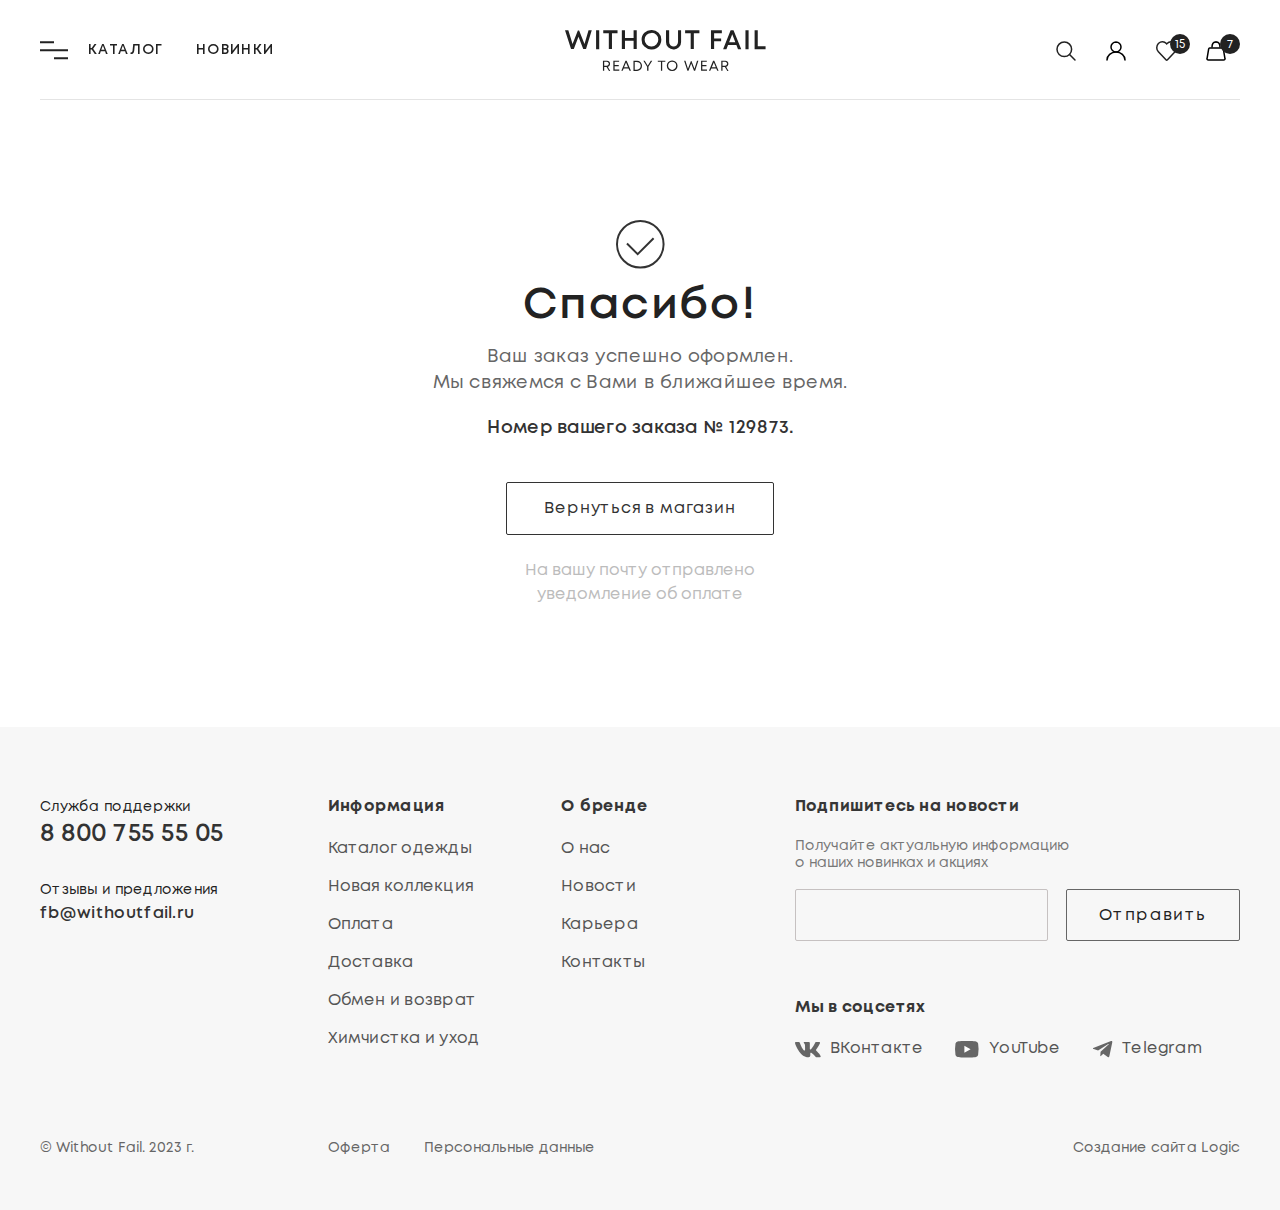
<file: submit-message.html>
<!DOCTYPE html>
<html lang="ru">

<head>
	<meta charset="utf-8" />
	<meta name="viewport"
		content="width=device-width, initial-scale=1, minimum-scale=1, maximum-scale=1, user-scalable=no, minimal-ui">
	<meta name="author" content="author name" />
	<meta name="application-name" content="app name" />
	<meta name="desciption" content="page description" />
	<meta name="keywords" content="Enter keywords here" />
	<!-- Social Media Meta tags -->
	<meta property="og:title" content="" />
	<meta property="og:type" content="" />
	<meta property="og:url" content="" />
	<meta property="og:image" content="" />
	<title>Submit</title>
	<link rel="stylesheet" href="https://cdn.jsdelivr.net/npm/swiper@9/swiper-bundle.min.css" />
	<link rel="stylesheet" href="css/style.css" type="text/css" />
</head>

<body class="message-body">
	<header class="header">
		<div class="container">
			<div class="header-wrapper">
				<div id="menu" class="menu">
					<div class="container">
						<div class="menu-content">
							<button id="menu-close-mobile" class="close-btn" aria-label="close menu">
								<svg xmlns="http://www.w3.org/2000/svg" width="19.445" height="19.445" viewBox="0 0 19.445 19.445">
									<g id="Group_155" data-name="Group 155" transform="translate(-20.277 -28.462)">
										<rect id="Rectangle_4" data-name="Rectangle 4" width="26" height="1.5"
											transform="translate(20.277 46.847) rotate(-45)" fill="#222" />
										<rect id="Rectangle_126" data-name="Rectangle 126" width="26" height="1.5"
											transform="translate(38.662 47.908) rotate(-135)" fill="#222" />
									</g>
								</svg>
							</button>
							<div class="menu-content__wrapper">
								<nav class="menu-content__links">
									<ul class="menu-list">
										<li class="menu-list__item">
											<a href="catalog.html" class="menu-list__link">Новинки</a>
										</li>
										<li class="menu-list__item">
											<a href="catalog.html" class="menu-list__link">Топы и блузки</a>
										</li>
										<li class="menu-list__item menu-list__item_active">
											<a href="catalog.html" class="menu-list__link">Платья</a>
										</li>
										<li class="menu-list__item">
											<a href="catalog.html" class="menu-list__link">Брюки</a>
										</li>
										<li class="menu-list__item">
											<a href="catalog.html" class="menu-list__link">Пиджаки</a>
										</li>
										<li class="menu-list__item">
											<a href="catalog.html" class="menu-list__link">Look Book</a>
										</li>
										<li class="menu-list__item">
											<a href="catalog.html" class="menu-list__link">Sale</a>
										</li>
									</ul>
								</nav>
								<div class="menu-content__about">
									<button class="menu-drop menu-drop_closed">Покупателям</button>
									<ul class="menu-list">
										<li class="menu-list__item">
											<a href="#" class="menu-list__link">О бренде</a>
										</li>
										<li class="menu-list__item">
											<a href="#" class="menu-list__link">Новости</a>
										</li>
										<li class="menu-list__item">
											<a href="#" class="menu-list__link">Карьера</a>
										</li>
										<li class="menu-list__item">
											<a href="#" class="menu-list__link">Оплата</a>
										</li>
										<li class="menu-list__item">
											<a href="#" class="menu-list__link">Доставка</a>
										</li>
										<li class="menu-list__item">
											<a href="#" class="menu-list__link">Обмен и возврат</a>
										</li>
										<li class="menu-list__item">
											<a href="#" class="menu-list__link">Химчистка и уход</a>
										</li>
									</ul>
								</div>
								<div class="menu-login">
									<a href="#" class="menu-login__btn">Войти в личный кабинет</a>
								</div>
								<div class="menu-content__contacts">
									<div class="menu-contacts">
										<h3 class="title title_size-s">Контакты</h3>
										<div class="menu-contacts__block">
											<span>Служба поддержки</span>
											<a href="tel:88007555505">8 800 755 55 05</a>
										</div>
									</div>
								</div>
							</div>
							<div class="menu-poster">
								<a href="catalog.html" class="menu-poster__img">
									<img src="./assets/images/menu-img.jpg"
										srcset="./assets/images/menu-img.jpg 1x, ./assets/images/menu-img@2x.jpg 2x" alt="" />
									<div class="text-block">
										<h2 class="title title_size-m menu-poster__title">Весна-Лето ‘23</h2>
										<p>НОВАЯ КОЛЛЕКЦИЯ</p>
									</div>
								</a>
							</div>
						</div>
					</div>
				</div>
				<nav class="nav header-nav">
					<button id="catalog-btn" class="link header-nav__item header-nav__item_catalog">
						<div class="gamburger">
							<span></span><span></span><span></span>
						</div>
						<span>Каталог</span>
					</button>
					<a href="/search" class="header-icons__icon header-icons__icon_mobile">
						<svg class="white" xmlns="http://www.w3.org/2000/svg" width="20.061" height="20.061"
							viewBox="0 0 20.061 20.061">
							<g id="Group" transform="translate(-27 584.997)">
								<path id="path81" d="M27-585v20H47v-20Z" fill="none" fill-rule="evenodd" />
								<path id="path83"
									d="M35.312-583.992a7.311,7.311,0,0,1,7.307,7.307,7.311,7.311,0,0,1-7.307,7.307,7.311,7.311,0,0,1-7.307-7.307A7.311,7.311,0,0,1,35.312-583.992Z"
									fill="none" stroke="#fff" stroke-miterlimit="79.84" stroke-width="1.5" fill-rule="evenodd" />
								<path id="path85" d="M39.239-572.76,44.7-567.3" transform="translate(1.301 1.301)" fill="none"
									stroke="#fff" stroke-linecap="round" stroke-linejoin="round" stroke-miterlimit="79.84"
									stroke-width="1.5" fill-rule="evenodd" />
							</g>
						</svg>
						<svg class="black" xmlns="http://www.w3.org/2000/svg" width="20.061" height="20.061"
							viewBox="0 0 20.061 20.061">
							<g id="Group" transform="translate(-27 584.997)">
								<path id="path81" d="M27-585v20H47v-20Z" fill="none" fill-rule="evenodd" />
								<path id="path83"
									d="M35.312-583.992a7.311,7.311,0,0,1,7.307,7.307,7.311,7.311,0,0,1-7.307,7.307,7.311,7.311,0,0,1-7.307-7.307A7.311,7.311,0,0,1,35.312-583.992Z"
									fill="none" stroke="#222" stroke-miterlimit="79.84" stroke-width="1.5" fill-rule="evenodd" />
								<path id="path85" d="M39.239-572.76,44.7-567.3" transform="translate(1.301 1.301)" fill="none"
									stroke="#222" stroke-linecap="round" stroke-linejoin="round" stroke-miterlimit="79.84"
									stroke-width="1.5" fill-rule="evenodd" />
							</g>
						</svg>
					</a>
					<a href="new.html" class="link header-nav__item">
						Новинки
					</a>
				</nav>
				<a href="/" class="logo header-logo">
					<svg xmlns="http://www.w3.org/2000/svg" width="200.592" height="41.04" viewBox="0 0 200.592 41.04">
						<g id="Without_Fail_-_logo" data-name="Without Fail - logo" transform="translate(-0.045 0.006)">
							<g id="Сгруппировать_123" transform="translate(0.045 -0.006)">
								<path id="Контур_180"
									d="M-664.675-36.7h3.232l-5.747,18.766h-2.784l-4.759-12.212L-679.4-17.934h-2.784L-688.2-36.7h3.322l4.22,13.828,5.3-13.648h1.257l5.387,13.648Z"
									transform="translate(688.2 36.975)" fill="#fff" />
								<path id="Контур_181" d="M-653.6-17.834V-36.6h3.143v18.766Z" transform="translate(684.668 36.965)"
									fill="#fff" />
								<path id="Контур_182" d="M-631.323-36.7v2.873h-5.567v15.893h-3.143V-33.827H-645.6V-36.7Z"
									transform="translate(683.851 36.975)" fill="#fff" />
								<path id="Контур_183"
									d="M-613.137-36.7h3.143v18.766h-3.143V-26.1h-8.62v8.171H-624.9V-36.7h3.143v7.632h8.62Z"
									transform="translate(681.737 36.975)" fill="#fff" />
								<path id="Контур_184"
									d="M-593.024-17.606a9.47,9.47,0,0,1-7.093-2.784A9.076,9.076,0,0,1-602.9-27.3a9.076,9.076,0,0,1,2.784-6.914A9.971,9.971,0,0,1-593.024-37a9.47,9.47,0,0,1,7.094,2.784,9.076,9.076,0,0,1,2.783,6.914,9.637,9.637,0,0,1-1.257,4.938,9.364,9.364,0,0,1-3.5,3.5A9.238,9.238,0,0,1-593.024-17.606Zm-4.849-4.849a6.245,6.245,0,0,0,4.849,1.975,6.245,6.245,0,0,0,4.849-1.975A6.938,6.938,0,0,0-586.2-27.3a6.245,6.245,0,0,0-1.975-4.849,6.245,6.245,0,0,0-4.849-1.975,6.707,6.707,0,0,0-6.824,6.555v.269A6.938,6.938,0,0,0-597.872-22.455Z"
									transform="translate(679.492 37.006)" fill="#fff" />
								<path id="Контур_185"
									d="M-568.069-17.575a7.731,7.731,0,0,1-5.477-2.065,6.914,6.914,0,0,1-2.155-5.3V-36.7h3.143v11.583a4.2,4.2,0,0,0,1.257,3.322,4.8,4.8,0,0,0,6.375,0,4.929,4.929,0,0,0,1.257-3.322V-36.7h3.053v11.763a6.914,6.914,0,0,1-2.155,5.3A6.54,6.54,0,0,1-568.069-17.575Z"
									transform="translate(676.715 36.975)" fill="#fff" />
								<path id="Контур_186" d="M-540.123-36.7v2.873h-5.567v15.893h-3.143V-33.827H-554.4V-36.7Z"
									transform="translate(674.54 36.975)" fill="#fff" />
								<path id="Контур_187" d="M-514.735-33.727h-7.722v5.3h7v2.784h-7v7.722H-525.6V-36.6h10.865Z"
									transform="translate(671.599 36.965)" fill="#fff" />
								<path id="Контур_188"
									d="M-497.195-17.834l-1.616-4.13h-8.351l-1.616,4.13H-512.1l7.542-18.766h2.873l7.722,18.766Zm-5.747-14.815-3.143,7.991h6.2Z"
									transform="translate(670.221 36.965)" fill="#fff" />
								<path id="Контур_189" d="M-487.2-17.834V-36.6h3.143v18.766Z" transform="translate(667.679 36.965)"
									fill="#fff" />
								<path id="Контур_190" d="M-473.857-20.707h7.812v2.873H-477V-36.6h3.143Z"
									transform="translate(666.638 36.965)" fill="#fff" />
							</g>
							<g id="Group_152" data-name="Group 152" transform="translate(37.986 30.438)">
								<path id="Path_246" data-name="Path 246"
									d="M48.226,44.346,45.892,40.4H43.557v3.951H42.3V34.2h3.861a2.92,2.92,0,0,1,2.335.9,2.978,2.978,0,0,1,.9,2.245,2.818,2.818,0,0,1-.629,1.886,3.23,3.23,0,0,1-1.616,1.077l2.424,4.13H48.226Zm-4.669-8.979v3.771h2.514A2.266,2.266,0,0,0,47.6,38.6a1.953,1.953,0,0,0,0-2.694,2.112,2.112,0,0,0-1.526-.539H43.557Z"
									transform="translate(-42.3 -33.931)" fill="#fff" />
								<path id="Path_247" data-name="Path 247"
									d="M55.157,43.089h4.669v1.257H53.9V34.2h5.747v1.167h-4.49V38.51h4.13v1.167h-4.13v3.412Z"
									transform="translate(-43.484 -33.931)" fill="#fff" />
								<path id="Path_248" data-name="Path 248"
									d="M70.971,44.346l-.988-2.424H65.135l-.988,2.424H62.8L66.93,34.2H68.1l4.31,10.146Zm-3.5-8.44-1.975,4.849h3.951Z"
									transform="translate(-44.393 -33.931)" fill="#fff" />
								<path id="Path_249" data-name="Path 249"
									d="M79.712,34.2a4.919,4.919,0,0,1,5.118,5.118A4.871,4.871,0,0,1,83.393,43a5.008,5.008,0,0,1-3.681,1.437H76.3V34.2Zm0,8.979A3.72,3.72,0,0,0,82.5,42.1a3.863,3.863,0,0,0,1.077-2.784,3.62,3.62,0,0,0-.539-1.975A3.238,3.238,0,0,0,81.687,36a3.936,3.936,0,0,0-2.065-.539H77.557v7.812h2.155Z"
									transform="translate(-45.771 -33.931)" fill="#fff" />
								<path id="Path_250" data-name="Path 250"
									d="M96.189,34.2l-3.771,6.106v4.041H91.071V40.306L87.3,34.2h1.437L91.7,39.138,94.753,34.2Z"
									transform="translate(-46.894 -33.931)" fill="#fff" />
								<path id="Path_251" data-name="Path 251" d="M110.942,34.2v1.167H107.8v8.979h-1.257V35.367H103.4V34.2Z"
									transform="translate(-48.538 -33.931)" fill="#fff" />
								<path id="Path_252" data-name="Path 252"
									d="M122.648,42.969a5.206,5.206,0,0,1-3.861,1.526,5.352,5.352,0,0,1-3.861-1.526,5.422,5.422,0,0,1,0-7.542,5.206,5.206,0,0,1,3.861-1.526,5.352,5.352,0,0,1,3.861,1.526,5.422,5.422,0,0,1,0,7.542Zm-6.734-.9a4.12,4.12,0,0,0,5.747,0,3.994,3.994,0,0,0,1.167-2.873,3.664,3.664,0,0,0-1.167-2.873,4.154,4.154,0,0,0-2.873-1.167,3.664,3.664,0,0,0-2.873,1.167,4.154,4.154,0,0,0-1.167,2.873A3.994,3.994,0,0,0,115.914,42.071Z"
									transform="translate(-49.559 -33.9)" fill="#fff" />
								<path id="Path_253" data-name="Path 253"
									d="M145.63,34.2h1.347l-3.232,10.146h-1.167l-2.784-7.273L137.1,44.346h-1.077L132.7,34.2h1.347l2.514,8.081,2.963-7.9h.539l3.053,7.9Z"
									transform="translate(-51.529 -33.931)" fill="#fff" />
								<path id="Path_254" data-name="Path 254"
									d="M152.857,43.089h4.669v1.257H151.6V34.2h5.747v1.167h-4.49V38.51h4.13v1.167h-4.13Z"
									transform="translate(-53.459 -33.931)" fill="#fff" />
								<path id="Path_255" data-name="Path 255"
									d="M168.661,44.346l-.988-2.424h-4.938l-.988,2.424H160.4L164.53,34.2H165.7l4.31,10.146Zm-3.412-8.44-1.975,4.849h3.951Z"
									transform="translate(-54.357 -33.931)" fill="#fff" />
								<path id="Path_256" data-name="Path 256"
									d="M180.026,44.346,177.692,40.4h-2.335v3.951H174.1V34.2h3.861a2.921,2.921,0,0,1,2.335.9,2.978,2.978,0,0,1,.9,2.245,2.818,2.818,0,0,1-.629,1.886,3.23,3.23,0,0,1-1.616,1.077l2.424,4.13h-1.347Zm-4.669-8.979v3.771h2.514A2.266,2.266,0,0,0,179.4,38.6a1.953,1.953,0,0,0,0-2.694,2.112,2.112,0,0,0-1.526-.539h-2.514Z"
									transform="translate(-55.756 -33.931)" fill="#fff" />
							</g>
						</g>
					</svg>

				</a>
				<div class="header-icons">
					<a href="/search" class="header-icons__icon header-icons__icon_desktop">
						<svg class="white" xmlns="http://www.w3.org/2000/svg" width="20.061" height="20.061"
							viewBox="0 0 20.061 20.061">
							<g id="Group" transform="translate(-27 584.997)">
								<path id="path81" d="M27-585v20H47v-20Z" fill="none" fill-rule="evenodd" />
								<path id="path83"
									d="M35.312-583.992a7.311,7.311,0,0,1,7.307,7.307,7.311,7.311,0,0,1-7.307,7.307,7.311,7.311,0,0,1-7.307-7.307A7.311,7.311,0,0,1,35.312-583.992Z"
									fill="none" stroke="#fff" stroke-miterlimit="79.84" stroke-width="1.5" fill-rule="evenodd" />
								<path id="path85" d="M39.239-572.76,44.7-567.3" transform="translate(1.301 1.301)" fill="none"
									stroke="#fff" stroke-linecap="round" stroke-linejoin="round" stroke-miterlimit="79.84"
									stroke-width="1.5" fill-rule="evenodd" />
							</g>
						</svg>
						<svg class="black" xmlns="http://www.w3.org/2000/svg" width="20.061" height="20.061"
							viewBox="0 0 20.061 20.061">
							<g id="Group" transform="translate(-27 584.997)">
								<path id="path81" d="M27-585v20H47v-20Z" fill="none" fill-rule="evenodd" />
								<path id="path83"
									d="M35.312-583.992a7.311,7.311,0,0,1,7.307,7.307,7.311,7.311,0,0,1-7.307,7.307,7.311,7.311,0,0,1-7.307-7.307A7.311,7.311,0,0,1,35.312-583.992Z"
									fill="none" stroke="#222" stroke-miterlimit="79.84" stroke-width="1.5" fill-rule="evenodd" />
								<path id="path85" d="M39.239-572.76,44.7-567.3" transform="translate(1.301 1.301)" fill="none"
									stroke="#222" stroke-linecap="round" stroke-linejoin="round" stroke-miterlimit="79.84"
									stroke-width="1.5" fill-rule="evenodd" />
							</g>
						</svg>
					</a>
					<a href="profile.html" class="header-icons__icon header-icons__icon_desktop">
						<svg class="white" xmlns="http://www.w3.org/2000/svg" width="20" height="20" viewBox="0 0 20 20">
							<g id="Group_1" transform="translate(-67 584.997)">
								<path id="path88" d="M67-585v20H87v-20Z" fill="none" fill-rule="evenodd" />
								<path id="path90"
									d="M77-584A5.006,5.006,0,0,1,82-579,5.006,5.006,0,0,1,77-574a5.006,5.006,0,0,1-5.005-5A5.006,5.006,0,0,1,77-584Z"
									fill="none" stroke="#fff" stroke-miterlimit="79.84" stroke-width="1.5" fill-rule="evenodd" />
								<path id="path92" d="M68-565.988c0-4.428,4.032-8.021,9-8.021s9,3.593,9,8.021" fill="none" stroke="#fff"
									stroke-linecap="round" stroke-linejoin="round" stroke-miterlimit="79.84" stroke-width="1.5"
									fill-rule="evenodd" />
							</g>
						</svg>
						<svg class="black" xmlns="http://www.w3.org/2000/svg" width="20" height="20" viewBox="0 0 20 20">
							<g id="Group_1" transform="translate(-67 584.997)">
								<path id="path88" d="M67-585v20H87v-20Z" fill="none" fill-rule="evenodd" />
								<path id="path90"
									d="M77-584A5.006,5.006,0,0,1,82-579,5.006,5.006,0,0,1,77-574a5.006,5.006,0,0,1-5.005-5A5.006,5.006,0,0,1,77-584Z"
									fill="none" stroke="#000" stroke-miterlimit="79.84" stroke-width="1.5" fill-rule="evenodd" />
								<path id="path92" d="M68-565.988c0-4.428,4.032-8.021,9-8.021s9,3.593,9,8.021" fill="none" stroke="#000"
									stroke-linecap="round" stroke-linejoin="round" stroke-miterlimit="79.84" stroke-width="1.5"
									fill-rule="evenodd" />
							</g>
						</svg>
					</a>
					<a href="favorites.html" class="header-icons__icon header-icons__icon_value" data-value="15">
						<svg class="white" xmlns="http://www.w3.org/2000/svg" width="21.436" height="20.114"
							viewBox="0 0 21.436 20.114">
							<path id="path2"
								d="M18.306,18.638a5.447,5.447,0,0,0-7.984,0l-.352.372-.352-.372a5.451,5.451,0,0,0-7.7-.283q-.147.136-.283.283a6.114,6.114,0,0,0,0,8.313L9.452,35.2a.712.712,0,0,0,1.007.027l.027-.027,7.819-8.249A6.113,6.113,0,0,0,18.306,18.638Z"
								transform="translate(0.75 -16.146)" fill="none" stroke="#fff" stroke-width="1.5" />
						</svg>
						<svg class="black" xmlns="http://www.w3.org/2000/svg" width="21.436" height="20.114"
							viewBox="0 0 21.436 20.114">
							<path id="path2"
								d="M18.306,18.638a5.447,5.447,0,0,0-7.984,0l-.352.372-.352-.372a5.451,5.451,0,0,0-7.7-.283q-.147.136-.283.283a6.114,6.114,0,0,0,0,8.313L9.452,35.2a.712.712,0,0,0,1.007.027l.027-.027,7.819-8.249A6.113,6.113,0,0,0,18.306,18.638Z"
								transform="translate(0.75 -16.146)" fill="none" stroke="#222" stroke-width="1.5" />
						</svg>
					</a>
					<a href="cart.html" class="header-icons__icon header-icons__icon_value" data-value="7">
						<svg class="white" xmlns="http://www.w3.org/2000/svg" width="20" height="20" viewBox="0 0 20 20">
							<g id="Group_3" transform="translate(-147 584.997)">
								<path id="path100" d="M147-585v20h20v-20Z" fill="none" fill-rule="evenodd" />
								<path id="path102"
									d="M149.4-565.988c-1.1,0-1.535-.745-1.359-1.481l1.639-9.653a1.1,1.1,0,0,1,1.183-.884h12.277a1.1,1.1,0,0,1,1.183.884l1.639,9.653c.176.736-.259,1.481-1.359,1.481Z"
									fill="none" stroke="#fff" stroke-linejoin="round" stroke-miterlimit="79.84" stroke-width="1.5"
									fill-rule="evenodd" />
								<path id="path104" d="M153.009-579c0-2.5,1.331-4.992,3.991-4.992" fill="none" stroke="#fff"
									stroke-linecap="round" stroke-linejoin="round" stroke-miterlimit="79.84" stroke-width="1.5"
									fill-rule="evenodd" />
								<path id="path106" d="M160.99-579c0-2.5-1.331-4.992-3.991-4.992" fill="none" stroke="#fff"
									stroke-linecap="round" stroke-linejoin="round" stroke-miterlimit="79.84" stroke-width="1.5"
									fill-rule="evenodd" />
							</g>
						</svg>
						<svg class="black" xmlns="http://www.w3.org/2000/svg" width="20" height="20" viewBox="0 0 20 20">
							<g id="Group_3" transform="translate(-147 584.997)">
								<path id="path100" d="M147-585v20h20v-20Z" fill="none" fill-rule="evenodd" />
								<path id="path102"
									d="M149.4-565.988c-1.1,0-1.535-.745-1.359-1.481l1.639-9.653a1.1,1.1,0,0,1,1.183-.884h12.277a1.1,1.1,0,0,1,1.183.884l1.639,9.653c.176.736-.259,1.481-1.359,1.481Z"
									fill="none" stroke="#000" stroke-linejoin="round" stroke-miterlimit="79.84" stroke-width="1.5"
									fill-rule="evenodd" />
								<path id="path104" d="M153.009-579c0-2.5,1.331-4.992,3.991-4.992" fill="none" stroke="#000"
									stroke-linecap="round" stroke-linejoin="round" stroke-miterlimit="79.84" stroke-width="1.5"
									fill-rule="evenodd" />
								<path id="path106" d="M160.99-579c0-2.5-1.331-4.992-3.991-4.992" fill="none" stroke="#000"
									stroke-linecap="round" stroke-linejoin="round" stroke-miterlimit="79.84" stroke-width="1.5"
									fill-rule="evenodd" />
							</g>
						</svg>
					</a>
				</div>
			</div>
		</div>
	</header>
	<main class="main submit-message">
		<div class="message">
			<div class="container">
				<div class="message-wrapper">
					<div class="message-svg">
						<svg xmlns="http://www.w3.org/2000/svg" width="48.588" height="48.588" viewBox="0 0 48.588 48.588">
							<g id="Group_154" data-name="Group 154" transform="translate(-771.412 -165.412)">
								<g id="Ellipse_88" data-name="Ellipse 88" transform="translate(771.412 165.412)" fill="none"
									stroke="#333" stroke-width="2">
									<circle cx="24.294" cy="24.294" r="24.294" stroke="none" />
									<circle cx="24.294" cy="24.294" r="23.294" fill="none" />
								</g>
								<path id="Path_257" data-name="Path 257" d="M0,22.546H15.11V0"
									transform="translate(798.336 172.949) rotate(45)" fill="none" stroke="#333" stroke-width="2" />
							</g>
						</svg>
					</div>
					<h2 class="title title_size-m message-title">Спасибо!</h2>
					<div class="message-subtitle">
						<p>Ваш заказ успешно оформлен.</p>
						<p>Мы&nbsp;свяжемся с Вами в ближайшее время.</p>
					</div>
					<div class="message-number">
						<p>Номер вашего заказа № 129873.</p>
					</div>
					<div class="message-back__wrapper">
						<a href="cart.html" class="btn btn-transparent message-back">Вернуться в магазин</a>
					</div>
					<div class="message-bottom">
						<p>На вашу почту отправлено
							уведомление об оплате</p>
					</div>
				</div>
			</div>
		</div>
	</main>
	<footer class="footer message-footer">
		<div class="container">
			<div class="footer-wrapper">
				<div class="footer-help">
					<div class="footer-help__support">
						<span>Служба поддержки</span>
						<a href="tel:88007555505">8 800 755 55 05</a>
					</div>
					<div class="footer-help__testimonials">
						<span>Отзывы и предложения</span>
						<a href="mailto:fb@withoutfail.ru">fb@withoutfail.ru</a>
					</div>
				</div>
				<div class="footer-social-block footer-social-block_mobile">
					<a class="footer-social-block__item" href="https://vk.com">
						<svg xmlns="http://www.w3.org/2000/svg" width="25.666" height="15.205" viewBox="0 0 25.666 15.205">
							<path id="Path_153" data-name="Path 153"
								d="M2.839,13.9H5.873a.872.872,0,0,1,.812.588,31.109,31.109,0,0,0,2.222,5.124c1.325,2.142,2.18,2.94,2.735,2.856.556-.126.385-1.554.385-2.688s.128-3.066-.427-3.948l-.855-1.218a.419.419,0,0,1,.342-.672h4.872a.85.85,0,0,1,.855.84v6.09s.214,1.092,1.41-.042a20.843,20.843,0,0,0,3.547-5.376l.427-1.008a.845.845,0,0,1,.769-.5H26.13a.846.846,0,0,1,.812,1.134l-.342.882a31.566,31.566,0,0,1-2.35,3.864c-1.2,1.638-1.453,2.016-1.282,2.436s3.248,3.234,4.017,4.578c.214.378.385.714.556,1.008a.872.872,0,0,1-.769,1.26h-3.59a.83.83,0,0,1-.727-.42l-.342-.546a22.2,22.2,0,0,0-3.5-3.318c-1.368-.756-1.325.336-1.325.336v2.226a1.7,1.7,0,0,1-1.709,1.68h-.855s-4.7,0-8.462-5.5C3.309,19.276,2.326,16.5,1.984,14.908A.867.867,0,0,1,2.839,13.9Z"
								transform="translate(-1.972 -13.9)" fill="#666" />
						</svg>
						<span>ВКонтакте</span>
					</a>
					<a class="footer-social-block__item" href="https://youtube.com">
						<svg id="_x33_95-youtube" xmlns="http://www.w3.org/2000/svg" width="23.613" height="16.603"
							viewBox="0 0 23.613 16.603">
							<g id="Group_105" data-name="Group 105">
								<path id="Path_156" data-name="Path 156"
									d="M49.12,96.88a2.967,2.967,0,0,0-2.088-2.1c-1.841-.5-9.225-.5-9.225-.5s-7.384,0-9.225.5a2.967,2.967,0,0,0-2.088,2.1,33.407,33.407,0,0,0,0,11.441,2.923,2.923,0,0,0,2.088,2.068c1.841.5,9.225.5,9.225.5s7.384,0,9.225-.5a2.923,2.923,0,0,0,2.088-2.068,33.407,33.407,0,0,0,0-11.441Z"
									transform="translate(-26.001 -94.282)" fill="#666" />
								<path id="Path_157" data-name="Path 157" d="M208.954,194.952V187.93l6.171,3.511Z"
									transform="translate(-199.563 -183.123)" fill="#fff" />
							</g>
						</svg>
						<span>YouTube</span>
					</a>
					<a class="footer-social-block__item" href="https://telegram.com">
						<svg xmlns="http://www.w3.org/2000/svg" width="19.32" height="16.203" viewBox="0 0 19.32 16.203">
							<path id="_8547122_telegram_plane_icon" data-name="8547122_telegram_plane_icon"
								d="M19.281,65.874l-2.916,13.75c-.22.97-.794,1.212-1.609.755l-4.442-3.273L8.171,79.167a1.116,1.116,0,0,1-.893.436L7.6,75.078l8.233-7.44c.358-.319-.078-.5-.556-.177L5.1,73.871.714,72.5c-.953-.3-.97-.953.2-1.41l17.139-6.6C18.846,64.188,19.54,64.663,19.281,65.874Z"
								transform="translate(-0.016 -64.399)" fill="#666" />
						</svg>
						<span>Telegram</span>
					</a>
				</div>
				<nav class="footer-nav">
					<ul class="footer-list">
						<h4 class="title title_size-s">Информация</h4>
						<li class="footer-list__item"><a href="catalog.html">Каталог одежды</a></li>
						<li class="footer-list__item"><a href="new-collection.html">Новая коллекция</a></li>
						<li class="footer-list__item"><a href="payment.html">Оплата</a></li>
						<li class="footer-list__item"><a href="delivery.html">Доставка</a></li>
						<li class="footer-list__item"><a href="page.html">Обмен и возврат</a></li>
						<li class="footer-list__item"><a href="page.html">Химчистка и уход</a></li>
					</ul>
					<ul class="footer-list">
						<h4 class="title title_size-s">О бренде</h4>
						<li class="footer-list__item"><a href="about.html">О нас</a></li>
						<li class="footer-list__item"><a href="news.html">Новости</a></li>
						<li class="footer-list__item"><a href="career.html">Карьера</a></li>
						<li class="footer-list__item"><a href="contact.html">Контакты</a></li>
					</ul>
				</nav>
				<div class="footer-news">
					<h4 class="title title_size-s">Подпишитесь на новости</h4>
					<p>Получайте актуальную информацию о&nbsp;наших новинках и&nbsp;акциях</p>
					<form class="footer-form">
						<input class="input" type="email" name="email" value="" placeholder="">
						<button type="submit" class="btn btn-transparent">
							<span class="desktop">Отправить</span>
							<span class="mobile">Ок</span>
						</button>
					</form>
					<div class="footer-social">
						<h4 class="title title_size-s">Мы в соцсетях</h4>
						<div class="footer-social-block">
							<a class="footer-social-block__item" href="https://vk.com">
								<svg xmlns="http://www.w3.org/2000/svg" width="25.666" height="15.205" viewBox="0 0 25.666 15.205">
									<path id="Path_153" data-name="Path 153"
										d="M2.839,13.9H5.873a.872.872,0,0,1,.812.588,31.109,31.109,0,0,0,2.222,5.124c1.325,2.142,2.18,2.94,2.735,2.856.556-.126.385-1.554.385-2.688s.128-3.066-.427-3.948l-.855-1.218a.419.419,0,0,1,.342-.672h4.872a.85.85,0,0,1,.855.84v6.09s.214,1.092,1.41-.042a20.843,20.843,0,0,0,3.547-5.376l.427-1.008a.845.845,0,0,1,.769-.5H26.13a.846.846,0,0,1,.812,1.134l-.342.882a31.566,31.566,0,0,1-2.35,3.864c-1.2,1.638-1.453,2.016-1.282,2.436s3.248,3.234,4.017,4.578c.214.378.385.714.556,1.008a.872.872,0,0,1-.769,1.26h-3.59a.83.83,0,0,1-.727-.42l-.342-.546a22.2,22.2,0,0,0-3.5-3.318c-1.368-.756-1.325.336-1.325.336v2.226a1.7,1.7,0,0,1-1.709,1.68h-.855s-4.7,0-8.462-5.5C3.309,19.276,2.326,16.5,1.984,14.908A.867.867,0,0,1,2.839,13.9Z"
										transform="translate(-1.972 -13.9)" fill="#666" />
								</svg>
								<span>ВКонтакте</span>
							</a>
							<a class="footer-social-block__item" href="https://youtube.com">
								<svg id="_x33_95-youtube" xmlns="http://www.w3.org/2000/svg" width="23.613" height="16.603"
									viewBox="0 0 23.613 16.603">
									<g id="Group_105" data-name="Group 105">
										<path id="Path_156" data-name="Path 156"
											d="M49.12,96.88a2.967,2.967,0,0,0-2.088-2.1c-1.841-.5-9.225-.5-9.225-.5s-7.384,0-9.225.5a2.967,2.967,0,0,0-2.088,2.1,33.407,33.407,0,0,0,0,11.441,2.923,2.923,0,0,0,2.088,2.068c1.841.5,9.225.5,9.225.5s7.384,0,9.225-.5a2.923,2.923,0,0,0,2.088-2.068,33.407,33.407,0,0,0,0-11.441Z"
											transform="translate(-26.001 -94.282)" fill="#666" />
										<path id="Path_157" data-name="Path 157" d="M208.954,194.952V187.93l6.171,3.511Z"
											transform="translate(-199.563 -183.123)" fill="#fff" />
									</g>
								</svg>
								<span>YouTube</span>
							</a>
							<a class="footer-social-block__item" href="https://telegram.com">
								<svg xmlns="http://www.w3.org/2000/svg" width="19.32" height="16.203" viewBox="0 0 19.32 16.203">
									<path id="_8547122_telegram_plane_icon" data-name="8547122_telegram_plane_icon"
										d="M19.281,65.874l-2.916,13.75c-.22.97-.794,1.212-1.609.755l-4.442-3.273L8.171,79.167a1.116,1.116,0,0,1-.893.436L7.6,75.078l8.233-7.44c.358-.319-.078-.5-.556-.177L5.1,73.871.714,72.5c-.953-.3-.97-.953.2-1.41l17.139-6.6C18.846,64.188,19.54,64.663,19.281,65.874Z"
										transform="translate(-0.016 -64.399)" fill="#666" />
								</svg>
								<span>Telegram</span>
							</a>
						</div>
					</div>
				</div>
				<span class="footer-span">© Without Fail. 2023 г.</span>
				<div class="footer-privacy">
					<a href="page.html">Оферта</a>
					<a href="page.html">Персональные данные</a>
				</div>
				<span class="footer-mark">Создание сайта Logic</span>
			</div>
		</div>
	</footer>
	<div id="blocker" class="blocker"></div>
	<script src="https://cdn.jsdelivr.net/npm/swiper@9/swiper-bundle.min.js"></script>
	<script src="js/main.js" defer></script>
</body>

</html>
</file>
<file: css/style.css>
:root {
  font-size: 62.5%;
}

html {
  -webkit-font-smoothing: antialiased;
  -moz-osx-font-smoothing: grayscale;
  -ms-text-size-adjust: 100%;
  -webkit-text-size-adjust: 100%;
  scroll-behavior: smooth;
}
html.is-locked {
  overflow: hidden;
}
html.is-locked body {
  position: absolute;
  width: 100%;
  top: 0;
  left: 0;
}
html.is-locked .header .lang__link {
  background: #fff;
}

*,
*::before,
*::after {
  box-sizing: border-box;
}

b,
strong {
  font-weight: bold;
}

* {
  -webkit-tap-highlight-color: transparent;
}

body {
  min-height: 100vh;
  font-family: "Mont", Arial, sans-serif;
  font-weight: 400;
  color: #222;
  font-size: 1.6rem;
  line-height: 1.375;
  height: 100%;
  background: #fff;
  margin: 0;
}

header button, header textarea, header input, header select,
footer button,
footer textarea,
footer input,
footer select,
main button,
main textarea,
main input,
main select,
.filter-modal button {
  font-family: "Mont", Arial, sans-serif;
  -webkit-appearance: none;
  -moz-appearance: none;
  appearance: none;
  border: none;
  background: transparent;
  cursor: pointer;
  padding: 0;
  margin: 0;
  outline-style: none;
  outline-color: transparent;
  box-shadow: none;
  border-radius: 0;
  color: #222;
}

header input,
footer input,
main input {
  cursor: text;
  padding: 0 15px;
}

/* Chrome, Safari, Edge, Opera */
header input::-webkit-outer-spin-button,
header input::-webkit-inner-spin-button,
footer input::-webkit-outer-spin-button,
footer input::-webkit-inner-spin-button,
main input::-webkit-outer-spin-button,
main input::-webkit-inner-spin-button {
  -webkit-appearance: none;
  margin: 0;
}

/* Firefox */
input[type=number] {
  -moz-appearance: textfield;
}

header textarea,
footer textarea,
main textarea {
  cursor: text;
  resize: none;
}

svg {
  overflow: visible;
}

header img,
footer img,
main img {
  display: block;
  max-width: 100%;
  height: auto;
}

table {
  width: 100%;
  border-collapse: collapse;
}

ul,
ol {
  list-style: none;
  padding: 0;
  margin: 0;
}

p {
  margin: 0;
}

a {
  color: #fff;
  text-decoration: none;
}
a:hover, a:active {
  color: #fff;
}

::-webkit-input-placeholder {
  font-size: 1.6rem;
  color: #222;
}

::-moz-placeholder {
  font-size: 1.6rem;
  color: #222;
  opacity: 1;
}

:-moz-placeholder {
  font-size: 1.6rem;
  color: #222;
  opacity: 1;
}

:-ms-input-placeholder {
  font-size: 1.6rem;
  color: #222;
}

:focus::-webkit-input-placeholder {
  color: transparent;
}

:focus::-moz-placeholder {
  color: transparent;
}

:focus:-moz-placeholder {
  color: transparent;
}

:focus::-ms-input-placeholder {
  color: transparent;
}

.dark-layer {
  position: absolute;
  width: 100%;
  height: 100%;
  top: 0;
  left: 0;
  background: rgba(0, 0, 0, 0.22);
}

.page-header__wrapper {
  display: flex;
  flex-direction: row;
  justify-content: space-between;
  align-items: center;
  flex-wrap: nowrap;
  padding: 36px 0 30px;
}

@media screen and (max-width: 991px) {
  .page-header {
    display: none;
  }
}
.price-content {
  display: none;
  padding-bottom: 30px;
}
.price-content input {
  width: calc(100% - 15px);
  padding: 10px 7px 9px;
  font-size: 1.6rem;
  line-height: 1;
  border: 0.5px solid rgba(119, 119, 119, 0.5);
  border-radius: 2px;
}
.price-content input::placeholder {
  color: #888;
}
.price-content div {
  width: 15px;
  margin: 0 7.5px;
  display: grid;
  place-items: center;
  flex-shrink: 0;
}
.price-content div .divider {
  width: 100%;
  height: 0.5px;
  background: #707070;
}

.show-more {
  text-align: center;
  margin-bottom: 57px;
}
.show-more__btn {
  max-width: 320px;
  width: 100%;
  border: 1px solid #333;
  border-radius: 2px;
  color: #333;
  letter-spacing: 0.05em;
}

@media screen and (max-width: 767px) {
  .show-more {
    display: none;
  }
}
.mobile-loader {
  display: grid;
  place-items: center;
  display: none;
}
.mobile-loader__wrapper {
  display: flex;
  animation: rotation 1.5s linear infinite;
}

@media screen and (max-width: 767px) {
  .mobile-loader {
    display: grid;
  }

  .new-item {
    font-size: 1.4rem !important;
  }
}
@keyframes rotation {
  0% {
    transform: rotate(0deg);
  }
  100% {
    transform: rotate(360deg);
  }
}
.size-select {
  font-size: 1.6rem;
  line-height: 1;
  letter-spacing: 0.015em;
  color: #888;
  min-width: 408px;
  border-radius: 2px;
  border: 1px solid rgba(119, 119, 119, 0.2);
  text-align: left;
  padding: 1.125em 0.6875em 1em;
  position: relative;
}
.size-select::after {
  content: "";
  position: absolute;
  right: 12px;
  top: 50%;
  width: 14px;
  height: 7px;
  transform: translateY(-50%);
  background: url("../assets/icons/drop-light.svg") no-repeat 50%/cover;
}

.color-btn {
  border-radius: 50%;
  width: 14px;
  height: 14px;
  position: relative;
}

.personal-data p {
  font-size: 1.2rem;
  line-height: 1.3333333333;
  letter-spacing: 0.015em;
  color: #777;
}
.personal-data a {
  color: inherit;
  font-size: 1.2rem;
  line-height: 1.3333333333;
  letter-spacing: 0.015em;
  color: #777;
  text-decoration: underline;
}

.blocker {
  position: fixed;
  width: 100%;
  height: 100%;
  left: 0;
  top: 0;
  background: rgba(0, 0, 0, 0.26);
  opacity: 0;
  transition: opacity 0.3s;
  pointer-events: none;
}
.blocker_opened {
  opacity: 1;
  pointer-events: auto;
}

@media screen and (max-width: 991px) {
  .blocker_strong {
    z-index: 20;
  }
}
#bx_incl_area_5_4 {
  overflow: hidden;
}

@font-face {
  font-family: "Mont";
  src: url("../assets/fonts/Mont-Regular.woff") format("woff"), url("../assets/fonts/Mont-Regular.woff2") format("woff2");
  font-weight: 400;
  font-style: normal;
  font-display: swap;
}
@font-face {
  font-family: "Mont";
  src: url("../assets/fonts/Mont-SemiBold.woff") format("woff"), url("../assets/fonts/Mont-SemiBold.woff2") format("woff2");
  font-weight: 600;
  font-style: normal;
  font-display: swap;
}
@font-face {
  font-family: "Mont";
  src: url("../assets/fonts/Mont-Bold.woff") format("woff"), url("../assets/fonts/Mont-Bold.woff2") format("woff2");
  font-weight: 700;
  font-style: normal;
  font-display: swap;
}
.swiper-wrapper {
  max-height: 100%;
}
.swiper-slide {
  max-height: 100%;
  position: relative;
}

.btn-primary {
  font-size: 1.6rem;
  line-height: 1.5;
  padding: 0.875em 3.35em 0.753em;
  display: inline-block;
  color: #fff;
  background: #333;
  letter-spacing: 0.05em;
  border-radius: 2px;
  text-align: center;
}
.btn-primary:hover {
  background: #444;
}
.btn-primary:active, .btn-primary:focus {
  opacity: 0.7;
}
.btn-transparent {
  font-size: 1.6rem;
  line-height: 1.5;
  background: transparent;
  padding: 0.875em 2em 0.753em;
  display: inline-block;
  border: 1px solid #666;
  letter-spacing: 0.1em;
  border-radius: 2px;
}
.btn-transparent:hover {
  background: #666;
  color: #fff;
}
.btn-transparent:active, .btn-transparent:focus {
  opacity: 0.7;
}
.btn-filter-reset {
  width: 100%;
  margin-top: 30px;
}

@media screen and (max-width: 991px) {
  .catalog-aside .btn-filter-reset {
    display: none;
  }
}
@media screen and (max-width: 768px) {
  .btn {
    font-size: 1.4rem;
    line-height: 1;
    padding: 1.68em 2em 1.62em;
    letter-spacing: 0.05em;
  }
}
.title {
  text-transform: uppercase;
  font-weight: 600;
  color: #222;
  margin: 0;
}
.title_size-l {
  font-size: 5.2rem;
  line-height: 1.1538461538;
  letter-spacing: 0.1em;
}
.title_size-m {
  font-size: 3.2rem;
  line-height: 1.46875;
  letter-spacing: 0.05em;
  text-transform: none;
}
.title_size-s {
  font-size: 1.6rem;
  line-height: 1.375;
  font-weight: 700;
  letter-spacing: 0.03em;
  text-transform: none;
  color: #363636;
}

@media screen and (max-width: 768px) {
  .title_size-m {
    font-size: 1.8rem;
    line-height: 1.4444444444;
    letter-spacing: 0.03em;
  }
  .title_size-s {
    font-size: 1.4rem;
    line-height: 1.5714285714;
    letter-spacing: 0.03em;
  }
}
.container {
  margin: 0 auto;
  max-width: 1400px;
  width: calc(100% - 80px);
}

@media screen and (max-width: 1200px) {
  .container {
    max-width: 950px;
  }
}
@media screen and (max-width: 991px) {
  .container {
    max-width: 720px;
  }
}
@media screen and (max-width: 768px) {
  .container {
    max-width: 528px;
  }
}
@media screen and (max-width: 576px) {
  .container {
    max-width: calc(100% - 40px);
    width: 100%;
  }
}
.link {
  font-size: 1.4rem;
  line-height: 1.2142857143;
  text-transform: uppercase;
  transition: opacity 0.2s;
  font-weight: 600;
  letter-spacing: 0.1em;
}
.link:hover {
  opacity: 0.8;
}
.link:active, .link:focus {
  opacity: 0.6;
}
.link-underline {
  color: #333;
  text-decoration: underline;
  letter-spacing: 0.015em;
  font-size: 1.6rem;
  line-height: 1.5;
}
.link-underline:hover {
  opacity: 0.8;
  color: #333;
}
.link-underline:active, .link-underline:focus {
  color: #333;
  opacity: 0.6;
}

@media screen and (max-width: 767px) {
  .link-underline {
    font-size: 1.4rem;
    line-height: 1.7142857143;
  }
}
.input {
  min-height: 52px;
  border: 1px solid #c6c1c1;
  font-size: 1.6rem;
  line-height: 1.375;
  border-radius: 2px;
  color: #333;
}

@media screen and (max-width: 768px) {
  .input {
    min-height: 42px;
  }
}
.count-input {
  width: 100%;
  height: 100%;
  font-size: 1.6rem;
  line-height: 1.5;
  color: #777;
  padding: 0;
  text-align: center;
}
.count-input__wrapper {
  display: flex;
  flex-direction: row;
  justify-content: flex-start;
  align-items: center;
  flex-wrap: nowrap;
  position: relative;
  overflow: hidden;
  border-radius: 2px;
  border: 1px solid rgba(119, 119, 119, 0.3);
  min-height: 35px;
}
.count-input__wrapper button[data-count=decrement], .count-input__wrapper header select[data-count=decrement], header .count-input__wrapper select[data-count=decrement],
.count-input__wrapper footer select[data-count=decrement],
footer .count-input__wrapper select[data-count=decrement],
.count-input__wrapper main select[data-count=decrement],
main .count-input__wrapper select[data-count=decrement], .count-input__wrapper header input[data-count=decrement], header .count-input__wrapper input[data-count=decrement],
.count-input__wrapper footer input[data-count=decrement],
footer .count-input__wrapper input[data-count=decrement],
.count-input__wrapper main input[data-count=decrement],
main .count-input__wrapper input[data-count=decrement], .count-input__wrapper header textarea[data-count=decrement], header .count-input__wrapper textarea[data-count=decrement],
.count-input__wrapper footer textarea[data-count=decrement],
footer .count-input__wrapper textarea[data-count=decrement],
.count-input__wrapper main textarea[data-count=decrement],
main .count-input__wrapper textarea[data-count=decrement] {
  font-size: 16px;
  flex-shrink: 0;
  width: 28px;
  height: 33px;
  position: relative;
  display: grid;
  touch-action: manipulation;
}
.count-input__wrapper button[data-count=decrement] span, .count-input__wrapper header select[data-count=decrement] span, header .count-input__wrapper select[data-count=decrement] span,
.count-input__wrapper footer select[data-count=decrement] span,
footer .count-input__wrapper select[data-count=decrement] span,
.count-input__wrapper main select[data-count=decrement] span,
main .count-input__wrapper select[data-count=decrement] span, .count-input__wrapper header input[data-count=decrement] span, header .count-input__wrapper input[data-count=decrement] span,
.count-input__wrapper footer input[data-count=decrement] span,
footer .count-input__wrapper input[data-count=decrement] span,
.count-input__wrapper main input[data-count=decrement] span,
main .count-input__wrapper input[data-count=decrement] span, .count-input__wrapper header textarea[data-count=decrement] span, header .count-input__wrapper textarea[data-count=decrement] span,
.count-input__wrapper footer textarea[data-count=decrement] span,
footer .count-input__wrapper textarea[data-count=decrement] span,
.count-input__wrapper main textarea[data-count=decrement] span,
main .count-input__wrapper textarea[data-count=decrement] span {
  position: absolute;
  top: 50%;
  left: 50%;
  width: 11px;
  height: 1px;
  background: #777;
  transform: translate(-50%, -50%);
}
.count-input__wrapper button[data-count=increment], .count-input__wrapper header select[data-count=increment], header .count-input__wrapper select[data-count=increment],
.count-input__wrapper footer select[data-count=increment],
footer .count-input__wrapper select[data-count=increment],
.count-input__wrapper main select[data-count=increment],
main .count-input__wrapper select[data-count=increment], .count-input__wrapper header input[data-count=increment], header .count-input__wrapper input[data-count=increment],
.count-input__wrapper footer input[data-count=increment],
footer .count-input__wrapper input[data-count=increment],
.count-input__wrapper main input[data-count=increment],
main .count-input__wrapper input[data-count=increment], .count-input__wrapper header textarea[data-count=increment], header .count-input__wrapper textarea[data-count=increment],
.count-input__wrapper footer textarea[data-count=increment],
footer .count-input__wrapper textarea[data-count=increment],
.count-input__wrapper main textarea[data-count=increment],
main .count-input__wrapper textarea[data-count=increment] {
  font-size: 16px;
  flex-shrink: 0;
  width: 28px;
  height: 33px;
  position: relative;
  display: grid;
  padding: 9px;
  touch-action: manipulation;
}
.count-input__wrapper button[data-count=increment] span, .count-input__wrapper header select[data-count=increment] span, header .count-input__wrapper select[data-count=increment] span,
.count-input__wrapper footer select[data-count=increment] span,
footer .count-input__wrapper select[data-count=increment] span,
.count-input__wrapper main select[data-count=increment] span,
main .count-input__wrapper select[data-count=increment] span, .count-input__wrapper header input[data-count=increment] span, header .count-input__wrapper input[data-count=increment] span,
.count-input__wrapper footer input[data-count=increment] span,
footer .count-input__wrapper input[data-count=increment] span,
.count-input__wrapper main input[data-count=increment] span,
main .count-input__wrapper input[data-count=increment] span, .count-input__wrapper header textarea[data-count=increment] span, header .count-input__wrapper textarea[data-count=increment] span,
.count-input__wrapper footer textarea[data-count=increment] span,
footer .count-input__wrapper textarea[data-count=increment] span,
.count-input__wrapper main textarea[data-count=increment] span,
main .count-input__wrapper textarea[data-count=increment] span {
  position: absolute;
  top: 50%;
  left: 50%;
  width: 11px;
  height: 1px;
  background: #777;
  transform: translate(-50%, -50%);
}
.count-input__wrapper button[data-count=increment] span:first-child, .count-input__wrapper header select[data-count=increment] span:first-child, header .count-input__wrapper select[data-count=increment] span:first-child,
.count-input__wrapper footer select[data-count=increment] span:first-child,
footer .count-input__wrapper select[data-count=increment] span:first-child,
.count-input__wrapper main select[data-count=increment] span:first-child,
main .count-input__wrapper select[data-count=increment] span:first-child, .count-input__wrapper header input[data-count=increment] span:first-child, header .count-input__wrapper input[data-count=increment] span:first-child,
.count-input__wrapper footer input[data-count=increment] span:first-child,
footer .count-input__wrapper input[data-count=increment] span:first-child,
.count-input__wrapper main input[data-count=increment] span:first-child,
main .count-input__wrapper input[data-count=increment] span:first-child, .count-input__wrapper header textarea[data-count=increment] span:first-child, header .count-input__wrapper textarea[data-count=increment] span:first-child,
.count-input__wrapper footer textarea[data-count=increment] span:first-child,
footer .count-input__wrapper textarea[data-count=increment] span:first-child,
.count-input__wrapper main textarea[data-count=increment] span:first-child,
main .count-input__wrapper textarea[data-count=increment] span:first-child {
  transform: translate(-50%, -50%) rotate(90deg);
}

.form-input {
  min-height: 42px;
  border: 1px solid rgba(119, 119, 119, 0.3);
  font-size: 1.6rem;
  line-height: 1.375;
  letter-spacing: 0.015em;
  border-radius: 2px;
  width: 100%;
  padding: 0.64em 11px 0.52em;
  color: #333;
}
.form-input::placeholder {
  font-size: 1.6rem;
  line-height: 1.375;
  color: #aaa;
  letter-spacing: 0.015em;
}

.radio {
  width: 18px;
  height: 18px;
  margin-right: 10px;
  border: 1px solid rgba(119, 119, 119, 0.3);
  border-radius: 50%;
  flex-shrink: 0;
  position: relative;
}

.select {
  font-size: 1.6rem;
  line-height: 1;
  letter-spacing: 0.015em;
  color: #888;
  min-width: 408px;
  border-radius: 2px;
  border: 1px solid rgba(119, 119, 119, 0.2);
  text-align: left;
  padding: 1.125em 0.6875em 1em;
  position: relative;
}
.select::after {
  content: "";
  position: absolute;
  right: 12px;
  top: 50%;
  width: 14px;
  height: 7px;
  transform: translateY(-50%);
  background: url("../assets/icons/drop-light.svg") no-repeat 50%/cover;
}
.select-wrapper {
  width: fit-content;
  position: relative;
}
.select_opened + .select-block {
  opacity: 1;
  transform: none;
  pointer-events: auto;
}
.select_opened::after {
  transform: translateY(-50%) rotate(180deg);
}
.select-block {
  z-index: 2;
  position: absolute;
  top: calc(100% + 3px);
  left: 0;
  width: 100%;
  height: auto;
  padding: 10px 0;
  border: 1px solid rgba(119, 119, 119, 0.2);
  border-radius: 2px;
  background: #fff;
  pointer-events: none;
  opacity: 0;
  transform: translateY(15px);
  pointer-events: none;
  will-change: transform;
  transition: transform 0.2s, opacity 0.2s;
}
.select-block_small-font {
  padding: 6px 0;
}
.select-block_small-font li {
  font-size: 1.4rem;
  line-height: 1;
  padding: 7px 0.6875em 5px;
}
.select-list__item {
  font-size: 1.6rem;
  line-height: 1;
  padding: 8px 0.6875em 6px;
  letter-spacing: 0.03em;
  color: #666;
  cursor: pointer;
}
.select-list__item:hover {
  background: #f7f7f7;
}

.header {
  background: #fff;
  position: fixed;
  width: 100%;
  top: 0;
  left: 0;
  z-index: 10;
}
.header div.gamburger span {
  background: #222;
}
.header a {
  color: #222;
}
.header .header-icons__icon svg.black {
  display: inline-block;
}
.header .header-icons__icon svg.white {
  display: none;
}
.header .header-logo svg path {
  fill: #222;
}
.header .header-icons__icon svg.black {
  display: inline-block;
}
.header .header-icons__icon svg.white {
  display: none;
}
.header .header-wrapper {
  border-bottom: 0.5px solid rgba(119, 119, 119, 0.2);
}
.header_fixed {
  position: fixed;
  width: 100%;
  top: 0;
  left: 0;
  z-index: 10;
  background: transparent;
  transition: background 0.2s;
}
.header_fixed div.gamburger span {
  background: #fff;
}
.header_fixed a {
  color: #fff;
}
.header_fixed .header-icons__icon svg.black {
  display: none;
}
.header_fixed .header-icons__icon svg.white {
  display: inline-block;
}
.header_fixed .header-logo svg path {
  fill: #fff;
}
.header_fixed .header-wrapper {
  border: none;
}
.header_fixed .header-nav__item a, .header_fixed .header-nav__item span {
  color: #fff;
}
.header_fixed_white {
  background: #fff;
}
.header_fixed_scrolled {
  background: #fff;
}
.header_fixed_scrolled div.gamburger span {
  background: #222;
}
.header_fixed_scrolled a {
  color: #222;
}
.header_fixed_scrolled .header-nav__item a, .header_fixed_scrolled .header-nav__item span {
  color: #000;
}
.header_fixed_scrolled .header-icons__icon svg.black {
  display: inline-block;
}
.header_fixed_scrolled .header-icons__icon svg.white {
  display: none;
}
.header_fixed_scrolled .header-logo svg path {
  fill: #222;
}
.header_fixed_scrolled .header-wrapper {
  border-bottom: 0.5px solid rgba(119, 119, 119, 0.2);
}
.header_fixed:hover {
  background: #fff;
}
.header_fixed:hover .gamburger span {
  background: #222;
}
.header_fixed:hover a {
  color: #222;
}
.header_fixed:hover .header-icons__icon svg.black {
  display: inline-block;
}
.header_fixed:hover .header-icons__icon svg.white {
  display: none;
}
.header_fixed:hover .header-logo svg path {
  fill: #222;
}
.header_fixed:hover .header-nav__item a, .header_fixed:hover .header-nav__item span {
  color: #000;
}
.header-logo {
  display: flex;
}
.header-wrapper {
  position: relative;
  padding: 30px 0 28px;
  display: flex;
  flex-direction: row;
  justify-content: space-between;
  align-items: center;
  flex-wrap: nowrap;
}
.header-nav {
  display: flex;
  flex-direction: row;
  justify-content: flex-start;
  align-items: center;
  flex-wrap: nowrap;
}
.header-nav__item {
  margin-right: 32px;
}
.header-nav__item:last-child {
  margin-right: 0;
}
.header-nav__item_catalog {
  position: relative;
  display: flex;
  flex-direction: row;
  justify-content: space-between;
  align-items: center;
  flex-wrap: nowrap;
}
.header-nav__item_catalog .gamburger {
  position: relative;
  left: 0;
  top: 0;
  width: 28px;
  height: 18px;
  margin-right: 20px;
  transform: translateY(-1px);
}
.header-nav__item_catalog .gamburger span {
  display: inline-block;
  position: absolute;
  width: 100%;
  height: 1.5px;
  top: 50%;
  left: 0;
  transform: translateY(-50%);
  background: #fff;
  will-change: transform;
  backface-visibility: hidden;
  transition: 0.225s;
}
.header-nav__item_catalog .gamburger span:first-child {
  width: 50%;
  transform: translateY(calc(-50% - 8px));
}
.header-nav__item_catalog .gamburger span:last-child {
  width: 50%;
  left: auto;
  right: 0;
  transform: translateY(calc(-50% + 8px));
}
.header-nav__item_catalog.menu_opened .gamburger span:nth-child(2) {
  transform: scale(0);
}
.header-nav__item_catalog.menu_opened .gamburger span:first-child {
  width: 24px;
  transform: translateY(-50%) translateX(-2px) rotate(45deg);
}
.header-nav__item_catalog.menu_opened .gamburger span:last-child {
  width: 24px;
  transform: translateY(-50%) translateX(-6px) rotate(-45deg);
}
.header-icons {
  padding-right: 14px;
  display: flex;
  flex-direction: row;
  justify-content: flex-start;
  align-items: center;
  flex-wrap: nowrap;
}
.header-icons__icon {
  width: 20px;
  height: 20px;
  position: relative;
  margin-right: 30px;
}
.header-icons__icon_mobile {
  display: none;
}
.header-icons__icon:last-child {
  margin-right: 0;
}
.header-icons__icon:hover {
  opacity: 0.8;
}
.header-icons__icon_value::after {
  position: absolute;
  content: attr(data-value);
  right: -14px;
  width: 20px;
  height: 20px;
  top: -7px;
  transform: none;
  border-radius: 50%;
  background: #222;
  color: #fff;
  font-size: 1.2rem;
  line-height: 1.1666666667;
  display: grid;
  place-items: center;
  padding-top: 2px;
}

@media screen and (max-width: 991px) {
  .header-logo {
    justify-content: center;
  }
  .header-logo svg {
    max-height: 27px;
    max-width: 130px;
  }
  .header-wrapper {
    padding: 23px 0 24px;
    display: grid;
    grid-template-columns: 1fr 2fr 1fr;
  }
  .header-nav__item {
    display: none;
  }
  .header-nav__item_catalog {
    display: inline-block;
    margin-right: 17px;
  }
  .header-nav__item_catalog span {
    display: none;
  }
  .header-nav__item_catalog .gamburger {
    margin: 0;
    width: 26px;
  }
  .header-icons {
    justify-content: flex-end;
  }
  .header-icons__icon {
    margin-right: 22px;
  }
  .header-icons__icon:last-child {
    margin-right: 0;
  }
  .header-icons__icon_desktop {
    display: none;
  }
  .header-icons__icon_mobile {
    display: inline-block;
  }
}
.hero {
  position: relative;
  width: 100%;
  height: 45vw;
  margin-bottom: 93px;
}
.hero-swiper {
  max-height: 100%;
  opacity: 0;
  transition: opacity 0.3s;
  will-change: opacity;
  backface-visibility: hidden;
}
.hero-swiper .swiper-slide {
  height: auto;
  background: #f7f7f7;
  position: relative;
  overflow: hidden;
}
.hero-swiper .swiper-slide .hero-banner {
  position: absolute;
  top: calc(50% - 30px);
  left: 50%;
  transform: translateX(-50%);
}
.hero-swiper .swiper-wrapper {
  height: 45vw;
}
.hero-swiper.active {
  opacity: 1;
}
.hero .loader {
  z-index: 6;
  position: absolute;
  top: 50%;
  left: 50%;
  transform: translate(-50%, -50%);
  opacity: 1;
  pointer-events: none;
  will-change: opacity;
  transition: opacity 0.3s;
}
.hero .loader.loaded {
  opacity: 0;
}
.hero .loader-wrapper {
  position: relative;
}
.hero .loader .inner {
  height: 30px;
  width: 30px;
  border-radius: 50%;
  display: flex;
  flex-direction: row;
  justify-content: center;
  align-items: center;
  flex-wrap: nowrap;
}
.hero .loader-percent {
  font-size: 20;
  line-height: 1.4;
  color: #333;
}
.hero .loader circle {
  fill: none;
  stroke: #333;
  stroke-width: 5px;
  stroke-dasharray: 240;
  stroke-dashoffset: 120;
  transform: rotate(0deg);
}
.hero .loader svg {
  position: absolute;
  top: 50%;
  left: 50%;
  transform: translate(-50%, -50%);
  animation: svgLoading 0.8s linear infinite;
}
.hero__img {
  width: 100%;
  height: 100%;
  object-fit: cover;
  object-position: center;
  position: relative;
}
.hero__video {
  width: 100%;
  height: 100%;
  object-position: 50% 50%;
  object-fit: cover;
}
.hero-banner {
  position: absolute;
  top: 50%;
  left: 50%;
  transform: translate(-50%, -50%);
  z-index: 5;
}
.hero-banner__title {
  font-weight: 400;
  color: #fff;
  padding-bottom: 8px;
  position: relative;
  text-align: center;
}
.hero-banner__title::before {
  position: absolute;
  content: "";
  top: 100%;
  left: 50%;
  transform: translateX(-50%);
  width: 53px;
  height: 2px;
  background: #fff;
}
.hero-banner p {
  letter-spacing: 0.12em;
  font-size: 1.8rem;
  line-height: 1.2222222222;
  color: #fff;
  text-align: center;
  margin: 0;
  margin-top: 18px;
  text-transform: uppercase;
}
.hero .btn-prev, .hero .btn-next {
  position: absolute;
  z-index: 2;
  top: 50%;
  transform: translateY(-50%);
  height: 100%;
}
.hero .btn-prev svg, .hero .btn-next svg {
  width: 20px;
  height: 40px;
  transition: transform 0.1s;
  pointer-events: none;
  will-change: transform;
}
.hero .btn-prev:hover svg, .hero .btn-next:hover svg {
  transform: scale(1.05);
}
.hero .btn-prev {
  left: 0;
  padding-left: 41px;
  padding-right: 20px;
}
.hero .btn-next {
  right: 0;
  padding-right: 41px;
  padding-left: 20px;
}
.hero .swiper-pagination {
  position: absolute;
  bottom: 20px;
}
.hero .swiper-pagination-bullet {
  display: inline-block;
  width: 90px;
  height: 3px;
  background: rgba(255, 255, 255, 0.3);
  border-radius: 1px;
  opacity: 1;
  position: relative;
  overflow: hidden;
}
.hero .swiper-pagination-bullet-active .bullet-bar {
  display: inline-block;
  position: absolute;
  top: 0;
  left: 0;
  background: #fff;
  animation: pagination 5s linear backwards;
  width: 100%;
  height: 100%;
  transform: translateX(-100%);
}

@keyframes svgLoading {
  100% {
    transform: translate(-50%, -50%) rotate(360deg);
  }
}
@keyframes pagination {
  from {
    transform: translateX(-100%);
  }
  to {
    transform: translateX(0);
  }
}
@media screen and (max-width: 991px) {
  .hero {
    margin-bottom: 40px;
    min-height: 560px;
  }
  .hero-swiper {
    height: 100%;
  }
  .hero-swiper .btn-prev, .hero-swiper .btn-next {
    display: none;
  }
  .hero-swiper .swiper-pagination {
    bottom: 16px;
  }
  .hero-swiper .swiper-pagination-bullet {
    width: 66px;
    height: 2.5px;
    margin: 0;
  }
  .hero-swiper .swiper-wrapper {
    min-height: 560px;
  }
  .hero-banner__title {
    font-size: 3.6rem;
    letter-spacing: 0.1em;
    padding-bottom: 6px;
  }
  .hero-banner__title::before {
    height: 1px;
  }
  .hero-banner p {
    font-size: 1.6rem;
    line-height: 1.5;
    letter-spacing: 0.12em;
    margin-top: 16px;
  }
}
@media screen and (max-width: 767px) {
  .hero-banner {
    min-width: 528px;
  }
}
@media screen and (max-width: 576px) {
  .hero-banner {
    min-width: auto;
    width: 100%;
    padding: 0 20px;
  }
}
.footer {
  background: #f7f7f7;
  padding: 69px 0 53px;
}
.footer a:hover {
  opacity: 0.8;
}
.footer-wrapper {
  display: grid;
  grid-template-columns: 3.62fr 5.88fr 4.5fr;
  grid-row-gap: 80px;
}
.footer-help__support, .footer-help__testimonials {
  display: flex;
  flex-direction: column;
  justify-content: flex-start;
  align-items: flex-start;
  flex-wrap: nowrap;
}
.footer-help__support {
  margin-bottom: 30px;
}
.footer-help__support a {
  color: #333;
  font-size: 2.5rem;
  line-height: 1.2;
  letter-spacing: 0.02em;
  font-weight: 600;
}
.footer-help__support span {
  letter-spacing: 0.02em;
  font-size: 1.4rem;
  line-height: 1.6428571429;
}
.footer-help__testimonials a {
  font-weight: 600;
  color: #333;
  font-size: 1.6rem;
  line-height: 1.4375;
  letter-spacing: 0.02em;
}
.footer-help__testimonials span {
  letter-spacing: 0.02em;
  font-size: 1.4rem;
  line-height: 1.6428571429;
}
.footer-list .title {
  margin-bottom: 20px;
}
.footer-list__item {
  margin-bottom: 16px;
}
.footer-list__item a {
  letter-spacing: 0.015em;
  color: #555;
}
.footer-list__item:last-child {
  margin-bottom: 0;
}
.footer-list__item:hover {
  opacity: 0.8;
}
.footer-nav {
  display: grid;
  grid-template-columns: 1fr 1fr;
}
.footer-news .title {
  margin-bottom: 20px;
  letter-spacing: 0.015em;
}
.footer-news p {
  font-size: 1.4rem;
  line-height: 1.2142857143;
  color: #777;
  max-width: 310px;
  margin-bottom: 17px;
}
.footer-form {
  display: flex;
  flex-direction: row;
  justify-content: flex-start;
  align-items: center;
  flex-wrap: nowrap;
  margin-bottom: 56px;
}
.footer-form .input {
  margin: 0;
  flex-grow: 1;
}
.footer-form .btn {
  margin-left: 18px;
}
.footer-form .btn .mobile {
  display: none;
}
.footer-span {
  color: #666;
  font-size: 1.4rem;
  line-height: 1.2142857143;
}
.footer-privacy {
  display: flex;
  flex-direction: row;
  justify-content: flex-start;
  align-items: center;
  flex-wrap: nowrap;
  gap: 34px;
}
.footer-privacy a {
  color: #666;
  font-size: 1.4rem;
  line-height: 1.2142857143;
}
.footer-mark {
  color: #666;
  font-size: 1.4rem;
  line-height: 1.2142857143;
  text-align: right;
}
.footer-social .title {
  margin-bottom: 19px;
  letter-spacing: 0.015em;
}
.footer-social-block {
  display: flex;
  flex-direction: row;
  justify-content: flex-start;
  align-items: center;
  flex-wrap: nowrap;
  gap: 32px;
}
.footer-social-block_mobile {
  display: none;
}
.footer-social-block__item {
  color: #555;
  display: flex;
  flex-direction: row;
  justify-content: flex-start;
  align-items: center;
  flex-wrap: nowrap;
}
.footer-social-block__item span {
  display: inline-block;
  margin-left: 10px;
  letter-spacing: 0.015em;
}
.footer-social-block__item:hover {
  opacity: 0.8;
}
.footer-social-block__item:hover span {
  color: #666;
}
.footer-contacts__social {
  display: flex;
  flex-direction: row;
  justify-content: flex-start;
  align-items: center;
  flex-wrap: wrap;
  gap: 21px;
  margin-bottom: 25px;
}
.footer-contacts__social a {
  display: flex;
  flex-direction: row;
  justify-content: flex-start;
  align-items: center;
  flex-wrap: nowrap;
  gap: 7px;
  color: #333;
}
.footer-contacts__social a svg {
  transform: translateY(-2px);
}

@media screen and (max-width: 991px) {
  .footer {
    padding: 51px 0 30px;
  }
  .footer-wrapper {
    grid-template-columns: calc(50% - 10px) calc(50% - 10px);
    grid-column-gap: 20px;
    grid-row-gap: 22px;
  }
  .footer-nav {
    grid-column: 1/3;
    order: -1;
    padding-bottom: 20px;
  }
  .footer-social {
    display: none;
  }
  .footer-social-block_mobile {
    display: block;
  }
  .footer-social-block__item {
    display: grid;
    grid-template-columns: 35px auto;
    margin-bottom: 20px;
  }
  .footer-social-block__item:last-child {
    margin-bottom: 0;
  }
  .footer-contacts__social {
    margin-bottom: 15px;
    gap: 12px;
  }
  .footer-form {
    margin: 0;
  }
  .footer-news {
    grid-column: 1/3;
    padding-top: 20px;
  }
  .footer-news .title {
    margin-bottom: 8px;
  }
  .footer-span {
    order: 1;
  }
  .footer-mark {
    order: 2;
  }
  .footer-privacy {
    grid-column: 1/3;
  }
}
@media screen and (max-width: 768px) {
  .footer-list .title {
    font-size: 1.4rem;
    line-height: 1.4285714286;
    margin-bottom: 14px;
  }
  .footer-list__item {
    margin-bottom: 12px;
  }
  .footer-list__item:last-child {
    margin-bottom: 0;
  }
  .footer-list__item a {
    font-size: 1.4rem;
    line-height: 1.4285714286;
  }
  .footer-help__support {
    margin-bottom: 12px;
  }
  .footer-help__support span {
    letter-spacing: 0.02em;
    font-size: 1.2rem;
    line-height: 1.8333333333;
  }
  .footer-help__support a {
    font-size: 2rem;
    line-height: 1.2;
    letter-spacing: 0.02em;
  }
  .footer-help__testimonial span {
    letter-spacing: 0.02em;
    font-size: 1.2rem;
    line-height: 1.8333333333;
  }
  .footer-help__testimonial a {
    font-size: 1.6rem;
    line-height: 1.375;
    letter-spacing: 0.02em;
  }
  .footer-social-block span {
    font-size: 1.4rem;
    line-height: 1.4285714286;
    letter-spacing: 0.015em;
  }
  .footer-news .title {
    font-size: 1.4rem;
    line-height: 1.4285714286;
  }
  .footer-news p {
    font-size: 1.2rem;
    line-height: 1.4166666667;
    margin-bottom: 14px;
    max-width: 240px;
  }
  .footer-privacy {
    display: grid;
    grid-template-columns: 100%;
    grid-gap: 10px;
  }
  .footer-privacy a {
    font-size: 1.2rem;
    line-height: 1.4166666667;
  }
  .footer-span, .footer-mark {
    font-size: 1.2rem;
    line-height: 1.4166666667;
  }
  .footer-form .btn {
    margin-left: 12px;
    border: 1.5px solid #666;
    border-radius: 2px;
    padding: 0.5625em 0.875em 0.4375em;
    font-size: 1.6rem;
    line-height: 1.5;
  }
  .footer-form .btn .mobile {
    display: inline;
  }
  .footer-form .btn .desktop {
    display: none;
  }
}
.main {
  padding-top: 100px;
}

@media screen and (max-width: 991px) {
  .main {
    padding-top: 75px;
  }
}
.menu {
  position: absolute;
  z-index: 100;
  width: 100vw;
  top: 100%;
  left: 50%;
  transform: translateX(-50%);
  background: #fff;
  transition: opacity 0.3s;
  pointer-events: none;
  opacity: 0;
}
.menu_opened {
  opacity: 1;
  pointer-events: auto;
}
.menu-drop, .menu-login {
  display: none;
}
.menu-content {
  border-top: 0.5px solid rgba(119, 119, 119, 0.2);
  position: relative;
  display: grid;
  grid-template-columns: calc(50% - 20px) calc(50% - 20px);
  grid-gap: 40px;
  padding-top: 38px;
  padding-bottom: 50px;
}
.menu-content .close-btn {
  display: none;
}
.menu-content__wrapper {
  display: grid;
  grid-template-columns: 2.15fr 2.6fr 2.05fr;
  grid-gap: 20px;
}
.menu-content__wrapper a:hover {
  opacity: 0.8;
}
.menu-content__wrapper a:active {
  opacity: 0.6;
}
.menu-list__item {
  margin-bottom: 12px;
}
.menu-list__item a {
  color: #333;
  letter-spacing: 0.03em;
}
.menu-list__item:last-child {
  margin-bottom: 0;
}
.menu-list__item_active a {
  font-weight: 600;
}
.menu-list__link {
  font-size: 1.6rem;
  line-height: 1.5;
  color: #333;
  letter-spacing: 0.03em;
}
.menu-contacts .title {
  margin-bottom: 10px;
  font-weight: 400;
  letter-spacing: 0.03em;
  font-size: 1.6rem;
  line-height: 1.5;
}
.menu-contacts__block {
  display: flex;
  flex-direction: column;
  justify-content: flex-start;
  align-items: flex-start;
  flex-wrap: nowrap;
}
.menu-contacts__block span {
  letter-spacing: 0.02em;
  font-size: 1.4rem;
  line-height: 1.6428571429;
}
.menu-contacts__block a {
  color: #333;
  font-size: 2.5rem;
  line-height: 1.2;
  letter-spacing: 0.02em;
  font-weight: 600;
}
.menu-contacts__social {
  display: flex;
  flex-direction: row;
  justify-content: flex-start;
  align-items: center;
  flex-wrap: nowrap;
  gap: 21px;
  margin-top: 27px;
}
.menu-contacts__social a {
  display: flex;
  flex-direction: row;
  justify-content: flex-start;
  align-items: center;
  flex-wrap: nowrap;
  gap: 7px;
}
.menu-contacts__social a svg {
  transform: translateY(-2px);
}
.menu-poster {
  display: flex;
  flex-direction: row;
  justify-content: flex-end;
  align-items: center;
  flex-wrap: nowrap;
}
.menu-poster__img {
  display: flex;
  margin-left: auto;
  position: relative;
  border-radius: 2px;
  overflow: hidden;
}
.menu-poster__img:hover {
  opacity: 0.85;
}
.menu-poster__img:active {
  opacity: 0.75;
}
.menu-poster__img::before {
  content: "";
  width: 100%;
  height: 100%;
  left: 0;
  top: 0;
  z-index: 1;
  position: absolute;
  background: rgba(0, 0, 0, 0.1);
  pointer-events: none;
}
.menu-poster__img .text-block {
  z-index: 3;
  width: 80%;
  position: absolute;
  left: 50%;
  top: 50%;
  transform: translate(-50%, calc(-50% + 12px));
  text-align: center;
}
.menu-poster__img .text-block p {
  color: #fff;
  text-transform: uppercase;
  font-size: 1.6rem;
  line-height: 1.5;
  letter-spacing: 0.12em;
}
.menu-poster__title {
  text-align: center;
  color: #fff;
  text-transform: uppercase;
  font-size: 3.6rem;
  line-height: 1.5;
  margin-bottom: 14px;
  letter-spacing: 0.1em;
  position: relative;
}
.menu-poster__title::after {
  content: "";
  position: absolute;
  top: 100%;
  left: 50%;
  transform: translateX(-50%);
  background: #fff;
  width: 53px;
  height: 1px;
}

@media screen and (max-width: 1500px) {
  .menu-content__wrapper {
    grid-template-columns: 1fr 1fr;
    grid-row-gap: 30px;
  }
  .menu-content__contacts {
    grid-column: 1/3;
  }
}
@media screen and (max-width: 991px) {
  .menu {
    height: 100vh;
    overflow-y: auto;
    top: 0;
  }
  .menu-poster {
    display: none;
  }
  .menu-login {
    display: block;
    border-bottom: 0.5px solid rgba(119, 119, 119, 0.2);
  }
  .menu-login__btn {
    display: inline-block;
    position: relative;
    width: 100%;
    letter-spacing: 0.015em;
    position: relative;
    font-size: 1.6rem;
    line-height: 1.5;
    text-align: left;
    padding: 15px 10px 13px;
    color: #666;
  }
  .menu-content {
    border: none;
    grid-template-columns: 100%;
    padding-top: 75px;
    padding-bottom: 120px;
  }
  .menu-content .close-btn {
    display: inline-block;
    position: absolute;
    width: 20px;
    height: 20px;
    top: 26px;
    left: 0;
  }
  .menu-content__wrapper {
    border-top: 0.5px solid rgba(119, 119, 119, 0.2);
    grid-template-columns: 100%;
    grid-gap: 0;
  }
  .menu-content__wrapper a:hover {
    opacity: 1;
  }
  .menu-content__contacts {
    grid-column: 1/2;
    padding: 0 10px;
    padding-top: 40px;
  }
  .menu-content__links {
    padding: 22px 0;
    border-bottom: 0.5px solid rgba(119, 119, 119, 0.2);
  }
  .menu-content__about .menu-list {
    padding-bottom: 22px;
    border-bottom: 0.5px solid rgba(119, 119, 119, 0.2);
  }
  .menu-drop {
    display: block;
    position: relative;
    width: 100%;
    letter-spacing: 0.015em;
    position: relative;
    font-size: 1.6rem;
    line-height: 1.5;
    text-align: left;
    padding: 15px 10px 13px;
    color: #333;
    background: #fff;
  }
  .menu-drop:hover, .menu-drop:active {
    opacity: 1;
    background: #fff;
  }
  .menu-drop::after {
    content: "";
    position: absolute;
    right: 10px;
    top: 50%;
    width: 12px;
    height: 6px;
    transform: translateY(-50%);
    background: url("../assets/icons/drop.svg") no-repeat 50%/cover;
  }
  .menu-drop_closed + .menu-list {
    animation: slideDownMenuDrop 0.32s ease 1 both;
    display: block;
  }
  .menu-drop_opened {
    color: #666;
  }
  .menu-drop_opened::after {
    transform: translateY(-50%) rotate(180deg);
  }
  .menu-drop_opened + .menu-list {
    animation: slideUpMenuDrop 0.32s ease 1 both;
    display: block;
  }
  .menu-list__item {
    padding: 0 10px;
    margin-bottom: 10px;
  }
  .menu-list__item:last-child {
    margin-bottom: 0;
  }
  .menu-login__btn {
    color: #333;
  }
  .menu-contacts .title {
    margin-bottom: 6px;
  }
}
@keyframes slideDownMenuDrop {
  0% {
    max-height: 300px;
    overflow-y: auto;
    display: block;
    padding-bottom: 24px;
  }
  to {
    max-height: 0;
    display: none;
    overflow-y: hidden;
    padding-bottom: 0;
  }
}
@keyframes slideUpMenuDrop {
  0% {
    max-height: 0;
    display: none;
    overflow-y: hidden;
    padding-bottom: 0;
  }
  to {
    display: block;
    max-height: 300px;
    overflow-y: auto;
    padding-bottom: 24px;
  }
}
.home {
  padding-top: 0;
}

.catalog-page {
  padding-bottom: 55px;
}
.catalog-page__wrapper {
  display: grid;
  grid-template-columns: 22.5fr 77.5fr;
  grid-gap: 130px;
}
.catalog-swiper {
  height: 100%;
  position: relative;
}
.catalog-swiper .swiper-slide img {
  width: 100%;
  height: 100%;
  object-fit: cover;
}
.catalog-swiper .tabs-wrapper {
  display: flex;
  flex-direction: row;
  justify-content: flex-start;
  align-items: flex-start;
  flex-wrap: nowrap;
  position: absolute;
  width: 100%;
  height: 100%;
}
.catalog-swiper .tab {
  height: 100%;
  flex: 1;
  flex-grow: 1;
  z-index: 2;
}
.catalog-aside__title {
  font-size: 2.6rem;
  line-height: 1.2307692308;
  letter-spacing: 0.05em;
  color: #222;
  padding-bottom: 14px;
  border-bottom: 0.5px solid rgba(119, 119, 119, 0.5);
}
.catalog-aside-list {
  padding: 26px 0;
  border-bottom: 0.5px solid rgba(119, 119, 119, 0.5);
}
.catalog-aside-list__item {
  margin-bottom: 6px;
}
.catalog-aside-list__item:last-child {
  margin-bottom: 0;
}
.catalog-aside-list__item_active a {
  font-weight: 600;
  background: #f7f7f7;
}
.catalog-aside-list__item a {
  padding: 6px 0 4px;
  padding-left: 15px;
  display: flex;
  font-size: 1.6rem;
  line-height: 1.3333333333;
  color: #333;
  letter-spacing: 0.03em;
}
.catalog-aside-list__item a:hover {
  opacity: 0.8;
}
.catalog-aside__m-btn {
  width: 30px;
  height: 18px;
  display: none;
}

@media screen and (max-width: 1400px) {
  .catalog-page__wrapper {
    grid-gap: 60px;
  }
}
@media screen and (max-width: 1200px) {
  .catalog-page__wrapper {
    display: flex;
    flex-direction: row;
    justify-content: space-between;
    align-items: stretch;
    flex-wrap: nowrap;
  }
  .catalog-aside {
    flex-grow: 1;
  }
}
@media screen and (max-width: 991px) {
  .catalog-page__wrapper {
    padding-top: 17px;
    display: grid;
    grid-template-columns: 100%;
    grid-gap: 24px;
  }
  .catalog-aside {
    display: flex;
    flex-direction: row;
    justify-content: space-between;
    align-items: center;
    flex-wrap: nowrap;
  }
  .catalog-aside__m-btn {
    display: grid;
    place-items: center;
  }
}
@media screen and (max-width: 767px) {
  .catalog-page {
    padding-bottom: 25px;
  }
}
.product-container__wrapper {
  display: grid;
  grid-template-columns: calc(50% - 30px) calc(50% - 10px);
  grid-gap: 40px;
  padding-bottom: 100px;
}
.product-swiper {
  max-width: 455px;
  max-height: 690px;
  position: relative;
  margin: 0;
  border-radius: 2px;
  overflow: hidden;
}
.product-swiper .swiper-pagination {
  display: none;
}
.product-swiper__wrapper {
  display: flex;
  flex-direction: row;
  justify-content: center;
  align-items: center;
  flex-wrap: nowrap;
}
.product-swiper__prev {
  position: absolute;
  width: 32px;
  height: 32px;
  z-index: 2;
  background: #fff;
  border-radius: 50%;
  display: grid;
  place-items: center;
  top: 50%;
  left: 13px;
  transform: translateY(-50%);
  transition: opacity 0.2s;
  opacity: 0.8;
}
.product-swiper__prev:hover {
  opacity: 1;
}
.product-swiper__prev svg {
  transform: translateX(-1px);
}
.product-swiper__prev.swiper-button-disabled {
  opacity: 0;
  pointer-events: none;
}
.product-swiper__next {
  position: absolute;
  width: 32px;
  height: 32px;
  z-index: 2;
  background: #fff;
  border-radius: 50%;
  display: grid;
  place-items: center;
  top: 50%;
  right: 13px;
  transform: translateY(-50%);
  transition: opacity 0.2s;
  opacity: 0.8;
}
.product-swiper__next:hover {
  opacity: 1;
}
.product-swiper__next svg {
  transform: translateX(1px);
}
.product-swiper__next.swiper-button-disabled {
  opacity: 0;
  pointer-events: none;
}
.product-swiper-thumbs {
  margin: 0;
  margin-right: 19px;
  max-width: 70px;
  box-sizing: content-box;
  display: flex;
  flex-direction: column;
  justify-content: center;
  align-items: center;
  flex-wrap: nowrap;
  overflow-y: auto;
  padding: 4px;
}
.product-swiper-thumbs__slide {
  position: relative;
  cursor: pointer;
  display: flex;
}
.product-swiper-thumbs__slide img {
  border-radius: 2px;
  width: 100%;
  height: 100%;
  object-fit: cover;
}
.product-swiper-thumbs__slide:not(:last-child) {
  margin-bottom: 10px;
}
.product-swiper-thumbs__slide_active::before {
  position: absolute;
  content: "";
  width: calc(100% + 6px);
  height: calc(100% + 6px);
  left: 50%;
  top: 50%;
  transform: translate(-50%, -50%);
  border: 1px solid #666;
  border-radius: 2px;
}
.product-swiper-thumbs__slide .play-btn {
  position: absolute;
  top: 50%;
  left: 50%;
  transform: translate(-50%, -50%);
  display: grid;
  place-items: center;
}
.product-slide {
  width: 100%;
  height: 100%;
  position: relative;
  display: grid;
  place-items: center;
}
.product-slide video {
  width: 100%;
  height: 100%;
  border-radius: 2px;
  object-fit: cover;
}
.product-slide img {
  max-width: 100%;
  max-height: 100%;
  border-radius: 2px;
  object-fit: cover;
}
.product-slide .play-btn {
  position: absolute;
  top: 50%;
  left: 50%;
  transform: translate(-50%, -50%);
  display: grid;
  place-items: center;
  border-radius: 2px;
  z-index: 2;
  width: 100%;
  height: 100%;
  opacity: 0;
  transition: opacity 0.2s;
}
.product-slide .play-btn svg {
  width: inherit;
  height: inherit;
  width: 40px;
  height: 40px;
}
.product-slide .play-btn svg[data-play=pause] {
  display: none;
}
.product-slide .play-btn.paused svg[data-play=pause] {
  display: block;
}
.product-slide .play-btn.paused svg[data-play=play] {
  display: none;
}
.product-slide:hover .play-btn {
  opacity: 1;
}
.product-slide:hover .play-btn:hover {
  opacity: 0.8;
}
.product-slide:hover .play-btn:active {
  opacity: 0.6;
}
.product-content {
  max-width: 535px;
}
.product-content p {
  letter-spacing: 0.015em;
}
.product-content__title {
  font-size: 2.8rem;
  line-height: 1.2857142857;
  letter-spacing: 0.015em;
  font-weight: 600;
}
.product-content__subtitle {
  margin-bottom: 6px;
}
.product-content__subtitle p {
  font-size: 1.6rem;
  line-height: 1.5;
  letter-spacing: 0.015em;
  color: #666;
}
.product-content__article {
  margin-bottom: 18px;
}
.product-content__article p {
  font-size: 1.4rem;
  line-height: 1.7142857143;
  letter-spacing: 0.015em;
  color: #999;
}
.product-content__price {
  font-size: 2.4rem;
  line-height: 1.4583333333;
  font-weight: 600;
  letter-spacing: 0.015em;
  display: block;
  margin-bottom: 15px;
}
.product-content__guide {
  display: inline-block;
  margin-bottom: 12px;
}
.product-content__size-select {
  margin-bottom: 30px;
}
.product-content__btns {
  display: flex;
  flex-direction: row;
  justify-content: flex-start;
  align-items: center;
  flex-wrap: nowrap;
  gap: 14px;
  margin-bottom: 40px;
}
.product-content__btns .cart-btn {
  padding: 1.375em;
  line-height: 1;
  min-width: 62.42990654%;
}
.product-content__btns .like-btn {
  padding: 0;
  display: grid;
  place-items: center;
  width: 60px;
  height: 60px;
}
.product-content__btns .like-btn span {
  display: none;
}
.product-content__btns .like-btn:hover {
  background: transparent;
}
.product-content__btns .like-btn:hover svg path {
  fill: #666;
  stroke: #666;
}
.product-content__btns .like-btn_active.like-btn {
  border: 1px solid rgba(119, 119, 119, 0.2);
  border-radius: 2px;
  background: rgba(195, 195, 195, 0.2);
}
.product-content__btns .like-btn_active.like-btn svg path {
  fill: none;
  stroke: #666;
}
.product-content__description {
  margin-bottom: 30px;
}
.product-content__description-title {
  font-weight: 600;
  font-size: 1.6rem;
  line-height: 1.375;
  margin-bottom: 11px;
  letter-spacing: 0;
}
.product-content__description-text p {
  font-size: 1.4rem;
  line-height: 1.4285714286;
  color: #555;
  letter-spacing: 0;
}
.product-colors {
  margin-bottom: 26px;
}
.product-colors__wrapper {
  display: flex;
  flex-direction: row;
  justify-content: flex-start;
  align-items: center;
  flex-wrap: nowrap;
  margin-bottom: 9px;
}
.product-colors__wrapper .color-btn {
  border-radius: 50%;
  width: 20px;
  height: 20px;
  position: relative;
}
.product-colors__color {
  display: inline-block;
  margin-right: 12px;
  cursor: pointer;
}
.product-colors__color input {
  display: none;
}
.product-colors__color input:checked + .color-btn::before {
  content: "";
  position: absolute;
  width: calc(100% + 4px);
  height: calc(100% + 4px);
  top: 50%;
  left: 50%;
  transform: translate(-50%, -50%);
  border-radius: 50%;
  border: 1px solid #666;
}
.product-colors__color-value p {
  font-size: 1.4rem;
  line-height: 1.7142857143;
  letter-spacing: 0.015em;
  color: #888;
}
.product-colors__color:last-child {
  margin-right: 0;
}
.product-recommendations {
  padding-bottom: 85px;
}
.product-recommendations__link {
  display: inline-block;
}
.product-recommendations__link:hover .product-recommendations__product, .product-recommendations__link:hover .product-recommendations__price {
  opacity: 0.75;
}
.product-recommendations__title {
  margin-bottom: 33px;
}
.product-recommendations__slide {
  max-width: 100%;
  max-height: 426px;
  margin-bottom: 20px;
}
.product-recommendations__slide img {
  width: 100%;
  height: 100%;
  object-fit: cover;
  border-radius: 2px;
}
.product-recommendations__product {
  margin-bottom: 10px;
}
.product-recommendations__product p {
  font-size: 1.6rem;
  line-height: 1.25;
  letter-spacing: 0;
  color: #222;
}
.product-recommendations__price {
  font-size: 2rem;
  line-height: 1;
  letter-spacing: 0.02em;
  font-weight: 600;
  color: #222;
}

@media screen and (max-width: 1200px) {
  .product-container__wrapper {
    grid-template-columns: calc(60% - 20px) calc(40% - 20px);
  }
  .product-container__wrapper .select {
    min-width: 100%;
  }
  .product-content__size-select {
    width: 100%;
  }
}
@media screen and (max-width: 991px) {
  .product-swiper {
    max-width: 455px;
  }
  .product-swiper-thumbs {
    display: none;
  }
  .product-container__wrapper {
    grid-template-columns: 100%;
  }
  .product-content {
    max-width: 455px;
    margin: 0 auto;
  }
}
@media screen and (max-width: 767px) {
  .product-container__wrapper {
    padding-bottom: 40px;
  }
  .product-recommendations {
    padding-bottom: 45px;
  }
  .product-recommendations .container {
    width: 100%;
    max-width: calc(100% - (100% - 528px) / 2);
    margin-right: 0;
  }
  .product-recommendations__link:hover .product-recommendations__product, .product-recommendations__link:hover .product-recommendations__price {
    opacity: 1;
  }
  .product-slide .play-btn {
    opacity: 0.8;
  }
  .product-slide .play-btn.playing {
    opacity: 0 !important;
  }
  .product-content__btns {
    display: grid;
    grid-template-columns: 100%;
    grid-gap: 16px;
  }
  .product-content__btns .cart-btn {
    padding: 1.68em 2em 1.62em;
  }
  .product-content__btns .like-btn {
    display: flex;
    flex-direction: row;
    justify-content: center;
    align-items: center;
    flex-wrap: nowrap;
    font-size: 1.4rem;
    line-height: 1;
    letter-spacing: 0.05em;
    width: 100%;
    padding: 1.7em 2em 1.6em;
    color: #333;
    position: relative;
    border: 1.5px solid #333 !important;
  }
  .product-content__btns .like-btn .standard-text {
    display: inline-block;
  }
  .product-content__btns .like-btn svg {
    position: absolute;
    top: 50%;
    left: 18px;
    transform: translateY(-50%);
  }
  .product-content__btns .like-btn_active .standard-text {
    display: none;
  }
  .product-content__btns .like-btn_active .active-text {
    display: inline-block;
  }
}
@media screen and (max-width: 576px) {
  .product-content__title {
    font-size: 1.8rem;
    line-height: 1.2222222222;
    letter-spacing: 0.03em;
    margin-bottom: 6px;
  }
  .product-content__subtitle p {
    letter-spacing: 0.015em;
    font-size: 1.4rem;
    line-height: 1.7142857143;
  }
  .product-content__article p {
    letter-spacing: 0.015em;
    font-size: 1.4rem;
    line-height: 1.7142857143;
  }
  .product-content__size-select {
    width: 100%;
  }
  .product-content__size-select .select {
    width: 100%;
    min-width: auto;
  }
  .product-content__description-title {
    margin-bottom: 6px;
  }
  .product-content__guide {
    margin-bottom: 10px;
  }
  .product-content__price {
    margin: 0;
  }
  .product-container__wrapper {
    grid-gap: 24px;
  }
  .product-swiper .swiper-pagination {
    display: flex;
    flex-direction: row;
    justify-content: center;
    align-items: center;
    flex-wrap: nowrap;
    bottom: 10px;
  }
  .product-swiper .swiper-pagination-bullet {
    margin: 0;
    width: 4px;
    height: 4px;
    background: #fff;
    border-radius: 50%;
    margin: 0 !important;
  }
  .product-swiper .swiper-pagination-bullet:not(:last-child) {
    margin-right: 6px !important;
  }
  .product-swiper .swiper-pagination-bullet-active {
    width: 12px;
    border-radius: 19px;
  }
  .product-colors {
    margin: 0;
    margin-left: 25px;
    transform: translateY(-2px);
  }
  .product-colors__wrapper {
    margin: 0;
  }
  .product-colors__wrapper .color-btn {
    width: 18px;
    height: 18px;
  }
  .product-colors__wrapper .color-btn::before {
    width: 22px;
    height: 22px;
  }
  .product-colors__color-value {
    display: none;
  }
  .product-price__wrapper {
    display: flex;
    flex-direction: row;
    justify-content: flex-start;
    align-items: center;
    flex-wrap: nowrap;
    margin-bottom: 25px;
  }
  .product-recommendations__title {
    max-width: 250px;
    margin-bottom: 18px;
  }
  .product-recommendations .container {
    width: 100%;
    max-width: none;
    padding-left: 20px;
    margin-right: 0;
  }
}
.cart-page__wrapper {
  padding-bottom: 94px;
  max-width: 1145px;
  display: grid;
  grid-template-columns: 2.55fr 8.9fr;
}
.cart-page__title {
  padding-right: 40px;
}
.cart-content {
  padding-top: 16px;
}

@media screen and (max-width: 991px) {
  .cart-content {
    padding-top: 10px;
  }
  .cart-page__wrapper {
    padding-top: 17px;
    grid-template-columns: 100%;
    padding-bottom: 50px;
  }
}
.text-page__wrapper {
  padding-bottom: 75px;
  max-width: 1030px;
  display: grid;
  grid-template-columns: 2.55fr 7.75fr;
}
.text-page__content {
  padding-top: 12px;
}
.text-page__content:not(:last-child) {
  margin-bottom: 58px;
}
.text-page__content ul:not(:last-child) {
  margin-bottom: 24px;
}
.text-page__content ul li {
  position: relative;
  padding-left: 20px;
}
.text-page__content ul li::before {
  content: "";
  position: absolute;
  left: 0;
  top: 6px;
  width: 8px;
  height: 8px;
  border-radius: 50%;
  background: #d6d6d6;
}
.text-page__content ul li:not(:last-child) {
  margin-bottom: 24px;
}
.text-page__content div:not(:last-child) {
  margin-bottom: 24px;
}
.text-page__content h3 {
  margin: 0;
  text-transform: none;
  font-weight: 600;
  font-size: 2rem;
  line-height: 1.2;
  letter-spacing: 0.015em;
  margin-bottom: 24px;
  color: #333;
}
.text-page__content p {
  font-size: 1.6rem;
  line-height: 1.5;
  margin-bottom: 5px;
  letter-spacing: 0.015em;
  color: #555;
}
.text-page__content p:last-child {
  margin-bottom: 0;
}
.text-page__content strong {
  font-weight: 600;
  letter-spacing: inherit;
  color: inherit;
}

@media screen and (max-width: 991px) {
  .text-page__wrapper {
    grid-template-columns: 100%;
    padding-top: 18px;
    padding-bottom: 50px;
  }
  .text-page__content h3 {
    margin-bottom: 16px;
  }
}
@media screen and (max-width: 768px) {
  .text-page__content {
    padding-top: 16px;
  }
  .text-page__content h3 {
    font-size: 1.6rem;
    line-height: 1.5;
    letter-spacing: 0.015em;
    margin-bottom: 18px;
  }
  .text-page__content ul:not(:last-child) {
    margin-bottom: 20px;
  }
  .text-page__content ul:not(:last-child)::before {
    top: 5px;
  }
  .text-page__content p {
    font-size: 1.4rem;
    line-height: 1.4285714286;
  }
  .text-page__content strong {
    font-size: 1.4rem;
    line-height: 1.5714285714;
  }
}
.submit-message {
  width: 100%;
  margin: auto 0;
}

.message-body {
  display: flex;
  flex-direction: column;
  justify-content: space-between;
  align-items: center;
  flex-wrap: nowrap;
}
.message-footer {
  width: 100%;
}
.message-wrapper {
  padding: 120px 0;
  display: flex;
  flex-direction: column;
  justify-content: flex-start;
  align-items: center;
  flex-wrap: nowrap;
}
.message-title {
  margin-bottom: 8px;
  font-weight: 600;
  font-size: 4.4rem;
  line-height: 1.3636363636;
  letter-spacing: 0.05em;
}
.message-subtitle {
  margin-bottom: 22px;
  max-width: 420px;
}
.message-subtitle p {
  margin: 0;
  font-size: 1.8rem;
  line-height: 1.4444444444;
  letter-spacing: 0.015em;
  color: #666;
  text-align: center;
}
.message-number {
  margin-bottom: 44px;
}
.message-number p {
  font-size: 1.8rem;
  line-height: 1.1111111111;
  letter-spacing: 0.015em;
  font-weight: 600;
  color: #333;
}
.message-back {
  color: #333;
  padding: 0.925em 2.36em 0.803em;
  letter-spacing: 0.05em;
  border: 1.5px solid #333;
}
.message-back__wrapper {
  margin-bottom: 24px;
}
.message-bottom {
  max-width: 230px;
  text-align: center;
}
.message-bottom p {
  font-size: 1.6rem;
  line-height: 1.5;
  color: #bcbcbc;
}

@media screen and (max-width: 767px) {
  .message-wrapper {
    padding: 85px 0;
  }
  .message-svg svg {
    width: 40px;
    height: 40px;
  }
  .message-title {
    font-size: 3.6rem;
    line-height: 1.3611111111;
    margin-bottom: 10px;
  }
  .message-subtitle p, .message-number p, .message-bottom p {
    font-size: 1.4rem;
    line-height: 1.4285714286;
  }
  .message-subtitle {
    margin-bottom: 15px;
  }
  .message-number {
    margin-bottom: 38px;
  }
  .message-back {
    padding: 1.2em 2.36em 1.1em;
  }
  .message-back__wrapper {
    margin-bottom: 18px;
  }
}
.collection {
  margin-bottom: 66px;
}
.collection-wrapper {
  display: grid;
  grid-template-columns: 5.15fr 8.85fr;
}
.collection-info {
  max-width: 350px;
  padding-right: 20px;
  padding-top: 16px;
  box-sizing: content-box;
}
.collection-info__title {
  margin-bottom: 18px;
}
.collection-info__text {
  color: #666;
  margin-bottom: 35px;
}
.collection-info__btn {
  text-align: center;
}
.collection-info__btn.btn_mobile {
  display: none;
}
.collection-swiper {
  max-width: 100%;
}
.collection-swiper__prev {
  position: absolute;
  z-index: 2;
  top: calc((100% - 98px) / 2 - 19px);
  left: 0;
  width: 38px;
  height: 38px;
  display: grid;
  place-items: center;
  background: #fff;
  transform: rotate(180deg);
  transition: opacity 0.2s;
  opacity: 0.8;
}
.collection-swiper__prev:hover {
  opacity: 1;
}
.collection-swiper__next {
  position: absolute;
  z-index: 2;
  top: calc((100% - 98px) / 2 - 19px);
  right: 0;
  width: 38px;
  height: 38px;
  display: grid;
  place-items: center;
  background: #fff;
  transition: opacity 0.2s;
  opacity: 0.8;
}
.collection-swiper__next:hover {
  opacity: 1;
}
.collection-swiper .swiper-button-disabled {
  opacity: 0;
  pointer-events: none;
}
.collection-item {
  display: flex;
  flex-direction: column;
  justify-content: flex-start;
  align-items: flex-start;
  flex-wrap: nowrap;
}
.collection-item:hover .collection-item__name, .collection-item:hover .collection-item__price {
  opacity: 0.75;
}
.collection-item:active {
  opacity: 0.6;
}
.collection-item__img {
  max-height: 420px;
  margin-bottom: 22px;
}
.collection-item__img img {
  width: 100%;
  height: 100%;
  object-fit: cover;
  border-radius: 2px;
}
.collection-item__name {
  color: #222;
  margin-bottom: 11px;
}
.collection-item__price {
  color: #222;
  font-size: 2rem;
  line-height: 1.0909090909;
  font-weight: 600;
}

@media screen and (max-width: 1200px) {
  .collection-info {
    padding-top: 8px;
  }
  .collection-info__title {
    font-size: 2.8rem;
    margin-bottom: 14px;
  }
}
@media screen and (max-width: 991px) {
  .collection {
    margin-bottom: 40px;
  }
  .collection-wrapper {
    grid-template-columns: 100%;
  }
  .collection-info {
    max-width: 100%;
    padding: 0;
  }
  .collection-info__btn {
    max-width: 350px;
    min-width: auto;
    width: auto;
    margin-top: 30px;
  }
  .collection-info__btn.btn_desktop {
    display: none;
  }
  .collection-info__btn.btn_mobile {
    display: inline-block;
  }
  .collection-info__title {
    text-transform: uppercase;
    font-size: 2.6rem;
    margin-bottom: 8px;
  }
  .collection-info__title span {
    display: none;
  }
  .collection-info__text {
    margin-bottom: 28px;
  }
  .collection-info__text p {
    font-size: 1.4rem;
    line-height: 1.4285714286;
  }
}
@media screen and (max-width: 767px) {
  .collection .container {
    max-width: calc(100% - (100% - 528px) / 2);
    width: 100%;
    margin-right: 0;
  }
  .collection-item:hover, .collection-item:active {
    opacity: 1;
  }
  .collection-item:hover .collection-item__name, .collection-item:hover .collection-item__price, .collection-item:active .collection-item__name, .collection-item:active .collection-item__price {
    opacity: 1;
  }
  .collection-swiper__prev, .collection-swiper__next {
    display: none;
  }
  .collection-swiper .swiper-slide {
    max-width: 276px;
  }
  .collection-info {
    padding-right: calc((100% - 528px) / 2);
  }
  .collection-info__btn-wrapper {
    padding-right: calc((100% - 528px) / 2);
  }
}
@media screen and (max-width: 576px) {
  .collection .container {
    width: 100%;
    padding-left: 20px;
  }
  .collection-info {
    padding-right: 20px;
  }
  .collection-info__btn-wrapper {
    padding-right: 20px;
  }
  .collection-info__btn-wrapper .btn {
    width: 100%;
    max-width: none;
  }
}
.exclusive {
  margin-bottom: 60px;
}
.exclusive-wrapper {
  display: grid;
  grid-template-columns: calc(50% - 20px) calc(50% - 20px);
  grid-gap: 40px;
}
.exclusive__poster img {
  border-radius: 2px;
}
.exclusive-swiper .swiper-slide:not(:first-child) {
  display: none;
}
.exclusive-swiper .swiper-pagination {
  display: none;
}
.exclusive-content__img {
  margin-bottom: 45px;
}
.exclusive-content__img img {
  border-radius: 2px;
}
.exclusive-content__content {
  max-width: 467px;
}
.exclusive-content__content .title {
  margin-bottom: 10px;
}
.exclusive-content__text {
  margin-bottom: 31px;
  color: #666;
}

@media screen and (max-width: 1200px) {
  .exclusive-content {
    display: flex;
    flex-direction: column;
    justify-content: flex-start;
    align-items: flex-start;
    flex-wrap: nowrap;
  }
  .exclusive-content__img {
    margin-bottom: auto;
  }
  .exclusive-content .title {
    font-size: 2.8rem;
    margin-bottom: 2px;
  }
  .exclusive-content__text {
    margin-bottom: 24px;
  }
}
@media screen and (max-width: 991px) {
  .exclusive {
    margin-bottom: 40px;
  }
  .exclusive-wrapper {
    grid-template-columns: 100%;
    grid-gap: 30px;
  }
  .exclusive-content__img {
    display: none;
  }
  .exclusive-content__content .title {
    font-size: 2.6rem;
    text-transform: uppercase;
    margin-bottom: 6px;
  }
  .exclusive-content__text {
    margin-bottom: 26px;
  }
  .exclusive-content__text p {
    font-size: 1.4rem;
    line-height: 1.4285714286;
  }
  .exclusive-swiper {
    border-radius: 2px;
    overflow: hidden;
  }
  .exclusive-swiper .swiper-slide, .exclusive-swiper .swiper-slide:not(:first-child) {
    display: block;
    height: auto;
  }
  .exclusive-swiper .swiper-slide img, .exclusive-swiper .swiper-slide:not(:first-child) img {
    width: 100%;
    height: 100%;
    object-fit: cover;
  }
  .exclusive-swiper .swiper-pagination {
    display: flex;
    flex-direction: row;
    justify-content: center;
    align-items: center;
    flex-wrap: nowrap;
    bottom: 15px;
  }
  .exclusive-swiper .swiper-pagination .swiper-pagination-bullet {
    display: inline-block;
    width: 32px;
    height: 2.5px;
    background: rgba(255, 255, 255, 0.3);
    border-radius: 1px;
    opacity: 1;
    position: relative;
    overflow: hidden;
  }
  .exclusive-swiper .swiper-pagination .swiper-pagination-bullet-active {
    background: #fff;
  }
}
@media screen and (max-width: 576px) {
  .exclusive-content__content {
    max-width: none;
  }
  .exclusive-content__content .btn {
    width: 100%;
  }
}
.home-accordion {
  margin-bottom: 85px;
}

.accordion {
  position: relative;
  display: flex;
  height: 604px;
  overflow: hidden;
  border-radius: 2px;
}
.accordion__item {
  flex: 1;
  position: relative;
  transition: flex 1s ease;
  -webkit-transition: flex 1s ease;
  will-change: flex;
}
.accordion__item img {
  width: 100%;
  height: 100%;
  object-fit: cover;
  object-position: center;
}
.accordion__item p {
  letter-spacing: 0.07em;
  position: absolute;
  bottom: 32px;
  writing-mode: vertical-lr;
  transform: rotate(180deg);
  text-orientation: mixed;
  left: 40px;
  font-size: 2.6rem;
  line-height: 1.2307692308;
}
.accordion__item_big {
  flex: 2;
}

@media screen and (max-width: 1200px) {
  .accordion {
    height: 400px;
  }
}
@media screen and (max-width: 991px) {
  .accordion {
    flex-direction: column;
    height: auto;
  }
}
.breadcrumbs {
  display: flex;
  flex-direction: row;
  justify-content: flex-start;
  align-items: center;
  flex-wrap: nowrap;
  color: #666;
  font-size: 1.4rem;
  line-height: 1.6428571429;
}
.breadcrumbs a {
  color: #666;
  font-size: 1.4rem;
  line-height: 1.6428571429;
  display: inline-block;
  position: relative;
}

@media screen and (max-width: 991px) {
  .breadcrumbs {
    display: none;
  }
}
.sort {
  display: flex;
  flex-direction: row;
  justify-content: flex-start;
  align-items: center;
  flex-wrap: nowrap;
}
.sort span {
  display: inline-block;
  margin-right: 12px;
  font-size: 1.4rem;
  line-height: 1.6428571429;
  color: #666;
}
.sort-select {
  flex-grow: 0;
  cursor: pointer;
}
.sort-select__value {
  color: #666;
  font-size: 1.4rem;
  line-height: 1.6428571429;
  line-height: 1;
  padding: 10px 9px 9px;
  padding-right: 30px;
  min-width: 220px;
}
.sort-select__value::after {
  width: 9px;
  height: 5px;
}
.sort-select__value + .select-block {
  width: auto;
  min-width: calc(100% + 20px);
}
.sort-select__value + .select-block .select-list__item {
  padding: 9px 0.6875em 7px;
}

.aside-btn {
  text-align: left;
  display: block;
  width: 100%;
  position: relative;
  font-size: 1.6rem;
  line-height: 1.5;
  letter-spacing: 0.03em;
  padding: 1.25em 45px 1.125em;
}
.aside-btn::before {
  content: "";
  position: absolute;
  left: 15px;
  top: 50%;
  width: 12px;
  height: 6px;
  transform: translateY(-50%);
  background: url("../assets/icons/drop_big.svg") no-repeat 50%/cover;
}
.aside-btn__wrapper {
  border-bottom: 0.5px solid rgba(119, 119, 119, 0.5);
}
.aside-btn_preload + .drop-wrapper {
  display: none;
}
.aside-btn_preload + .price-drop-wrapper {
  display: none;
}
.aside-btn_opened::before {
  transform: translateY(-50%) rotate(180deg);
}
.aside-btn_opened + .drop-wrapper {
  animation: slideUpAccordionDesktop 0.3s ease 1 both;
  display: block;
}
.aside-btn_opened + .price-drop-wrapper {
  animation: priceUpAccordionDesktop 0.3s ease 1 both;
}
.aside-btn_opened + .price-drop-wrapper > .price-content {
  display: flex;
}
.aside-btn_closed + .drop-wrapper {
  animation: slideDownAccordionDesktop 0.3s ease 1 both;
}
.aside-btn_closed + .price-drop-wrapper {
  animation: priceDownAccordionDesktop 0.3s ease 1 both;
}
.aside-btn_closed + .price-drop-wrapper > .price-content {
  display: flex;
}
.aside-btn_opened + .price-content {
  display: flex;
  flex-direction: row;
  justify-content: flex-start;
  align-items: center;
  flex-wrap: nowrap;
}
.aside-list {
  padding: 0 15px;
  padding-bottom: 16px;
  position: relative;
  max-height: 170px;
  overflow-y: scroll;
}
.aside-list::-webkit-scrollbar {
  width: 4px;
}
.aside-list::-webkit-scrollbar-track {
  background: transparent;
}
.aside-list::-webkit-scrollbar-thumb {
  background: #d6d6d6;
  width: 4px;
  border-radius: 3px;
}
.aside-list li:not(:last-child) {
  margin-bottom: 16px;
}
.aside-list__wrapper {
  padding-bottom: 23px;
  position: relative;
}
.aside-list__wrapper .bottom-blocker {
  position: absolute;
  width: calc(100% - 4px);
  height: 35px;
  bottom: 23px;
  left: 0;
  z-index: 1;
  pointer-events: none;
  background: linear-gradient(transparent, #fff);
}
.aside-list.color .aside-list__checkbox-label input:checked + .color::before {
  content: "";
  position: absolute;
  width: 20px;
  height: 20px;
  left: 50%;
  top: 50%;
  transform: translate(-50%, -50%);
  border-radius: 50%;
  border: 1px solid #666;
}
.aside-list__checkbox-label {
  padding: 2px 0;
  cursor: pointer;
  display: flex;
  flex-direction: row;
  justify-content: flex-start;
  align-items: center;
  flex-wrap: nowrap;
}
.aside-list__checkbox-label input {
  display: none;
}
.aside-list__checkbox-label input:checked + .checkbox {
  background: #666;
  border-color: #666;
}
.aside-list__checkbox-label input:checked + .checkbox::before {
  content: "";
  position: absolute;
  top: 1px;
  left: 50%;
  width: 7px;
  height: 10px;
  border-bottom: 1px solid #fff;
  border-right: 1px solid #fff;
  transform: translateX(-50%) rotate(45deg);
}
.aside-list__checkbox-label .color {
  width: 16px;
  height: 16px;
  margin-right: 13px;
  border-radius: 50%;
  position: relative;
}
.aside-list__checkbox-label .checkbox {
  position: relative;
  width: 18px;
  height: 18px;
  margin-right: 12px;
  border: 0.5px solid #bbbbbb;
  border-radius: 1px;
}
.aside-list__checkbox-label span {
  font-size: 1.6rem;
  line-height: 1;
  letter-spacing: 0.03em;
  color: #666;
  padding-top: 2.5px;
  display: inline-block;
}

@keyframes slideDownAccordionDesktop {
  0% {
    max-height: 193px;
    overflow-y: hidden;
    display: block;
  }
  to {
    max-height: 0;
    display: none;
    overflow-y: hidden;
  }
}
@keyframes slideUpAccordionDesktop {
  0% {
    max-height: 0;
    display: none;
    overflow-y: hidden;
  }
  to {
    display: block;
    max-height: 193px;
    overflow-y: hidden;
  }
}
@keyframes priceDownAccordionDesktop {
  0% {
    max-height: 72px;
    overflow-y: hidden;
    display: block;
  }
  to {
    max-height: 0;
    display: none;
    overflow-y: hidden;
  }
}
@keyframes priceUpAccordionDesktop {
  0% {
    max-height: 0;
    display: none;
    overflow-y: hidden;
  }
  to {
    display: block;
    max-height: 72px;
    overflow-y: hidden;
  }
}
@media screen and (max-width: 991px) {
  .aside-btn__wrapper {
    display: none;
  }
}
.catalog-footer {
  border-top: 0.5px solid rgba(112, 112, 112, 0.5);
  padding-top: 30px;
  display: flex;
  flex-direction: row;
  justify-content: flex-start;
  align-items: center;
  flex-wrap: nowrap;
}
.catalog-footer__corner:hover {
  opacity: 0.8;
}
.catalog-footer__corner:first-child {
  margin-right: 15px;
  width: 25px;
  height: 24px;
  text-align: left;
  display: flex;
  align-items: center;
}
.catalog-footer__corner:last-child {
  margin-left: 15px;
  width: 25px;
  height: 24px;
  text-align: right;
  display: flex;
  justify-content: flex-end;
  align-items: center;
}
.catalog-footer__corner:disabled {
  pointer-events: none;
  opacity: 1;
}
.catalog-footer__corner:disabled svg path, .catalog-footer__corner:disabled svg line {
  stroke: #aaa;
}
.catalog-footer__prev {
  position: relative;
  font-size: 1.4rem;
  line-height: 1.4285714286;
  letter-spacing: 0.015em;
  display: flex;
  flex-direction: row;
  justify-content: flex-start;
  align-items: center;
  flex-wrap: nowrap;
}
.catalog-footer__prev:hover {
  opacity: 0.8;
}
.catalog-footer__prev svg {
  margin-right: 14px;
}
.catalog-footer__prev:disabled {
  pointer-events: none;
  opacity: 1;
  color: #aaa;
}
.catalog-footer__prev:disabled svg path {
  stroke: #aaa;
}
.catalog-footer__next {
  position: relative;
  font-size: 1.4rem;
  line-height: 1.4285714286;
  letter-spacing: 0.015em;
  display: flex;
  flex-direction: row;
  justify-content: flex-start;
  align-items: center;
  flex-wrap: nowrap;
}
.catalog-footer__next:hover {
  opacity: 0.8;
}
.catalog-footer__next svg {
  margin-left: 14px;
}
.catalog-footer__next:disabled {
  pointer-events: none;
  color: #aaa;
}
.catalog-footer__next:disabled svg path {
  stroke: #aaa;
}
.catalog-footer-pages {
  margin: 0 auto;
  display: flex;
  flex-direction: row;
  justify-content: flex-start;
  align-items: center;
  flex-wrap: nowrap;
}
.catalog-footer-pages .page-btn {
  width: 32px;
  height: 34px;
  border-radius: 1px;
  display: grid;
  place-items: center;
  font-size: 2rem;
  line-height: 1.2;
}
.catalog-footer-pages .page-btn:hover {
  opacity: 0.8;
}
.catalog-footer-pages .page-btn_active {
  border: 0.5px solid #777;
}
.catalog-footer-pages .page-btn_active:hover {
  opacity: 1;
}
.catalog-footer-pages .page-btn span {
  transform: translateY(2px);
}
.catalog-content {
  display: flex;
  flex-direction: row;
  justify-content: flex-start;
  align-items: stretch;
  flex-wrap: wrap;
  grid-column-gap: 30px;
  grid-row-gap: 58px;
  margin-bottom: 37px;
}
.catalog-swiper .swiper-pagination {
  padding: 0 19px;
  display: flex;
  flex-direction: row;
  justify-content: center;
  align-items: center;
  flex-wrap: nowrap;
  bottom: 12px;
}
.catalog-swiper .swiper-pagination-bullet {
  width: auto;
  flex-grow: 1;
  height: 2px;
  opacity: 1;
  background: rgba(255, 255, 255, 0.3);
  border-radius: 1px;
}
.catalog-swiper .swiper-pagination-bullet-active {
  background: #fff;
}
.catalog-article {
  cursor: pointer;
  max-width: calc((100% - 30px - 30px) / 3);
}
.catalog-article:hover .like-btn {
  display: inline-block;
}
.catalog-article__link {
  display: block;
  cursor: pointer;
}
.catalog-article__link:hover p, .catalog-article__link:hover .catalog-article__price {
  opacity: 0.75;
}
.catalog-article__img {
  position: relative;
  margin-bottom: 24px;
}
.catalog-article__img .swiper {
  max-width: 100%;
}
.catalog-article__img img {
  border-radius: 2px;
  width: 100%;
  height: 100%;
  object-fit: cover;
  object-position: center;
}
.catalog-article__img .new-item {
  position: absolute;
  z-index: 2;
  top: 8px;
  left: 12px;
  text-transform: uppercase;
  font-size: 1.8rem;
  line-height: 1.5;
  font-weight: 600;
  letter-spacing: 0.03em;
  color: #fff;
}
.catalog-article__img .like-btn {
  z-index: 2;
  display: none;
  position: absolute;
  top: 15px;
  right: 14px;
}
.catalog-article__price {
  display: flex;
  flex-direction: row;
  justify-content: flex-start;
  align-items: center;
  flex-wrap: nowrap;
}
.catalog-article__price span {
  font-size: 1.8rem;
  line-height: 1.5;
  letter-spacing: 0.015em;
  color: #333;
  font-weight: 600;
}
.catalog-article__colors {
  margin-left: 20px;
  display: flex;
  flex-direction: row;
  justify-content: flex-start;
  align-items: center;
  flex-wrap: nowrap;
}
.catalog-article__colors i {
  width: 10px;
  height: 10px;
  border-radius: 50%;
  display: inline-block;
  margin-right: 8px;
}
.catalog-article__colors i:last-child {
  margin-right: 0;
}
.catalog-article p {
  font-size: 1.6rem;
  line-height: 1.25;
  color: #333;
  letter-spacing: 0.015em;
  margin-bottom: 8px;
}

@media screen and (max-width: 1200px) {
  .catalog-swiper {
    max-width: 100%;
  }
  .catalog-article {
    flex-grow: 0;
    width: calc((100% - 30px) / 2);
    max-width: none;
  }
  .catalog-content__wrapper {
    max-width: calc(75% - 30px);
    flex-grow: 0;
  }
}
@media screen and (max-width: 991px) {
  .catalog-content {
    grid-row-gap: 30px;
  }
  .catalog-content__wrapper {
    max-width: 100%;
  }
  .catalog-aside__title {
    border: 0;
    padding: 0;
  }
  .catalog-aside-list {
    display: none;
  }
}
@media screen and (max-width: 767px) {
  .catalog-content {
    grid-column-gap: 20px;
    margin-bottom: 20px;
  }
  .catalog-footer {
    display: none;
  }
  .catalog-article {
    width: calc((100% - 20px) / 2);
  }
  .catalog-article__img {
    height: auto;
    min-height: 250px;
  }
  .catalog-article__img .like-btn {
    display: flex;
  }
  .catalog-article__link:hover p, .catalog-article__link:hover .catalog-article__price {
    opacity: 1;
  }
  .catalog-swiper .swiper-pagination {
    display: none;
  }
}
@media screen and (max-width: 576px) {
  .catalog-aside__title {
    font-size: 1.8rem;
    letter-spacing: 0.03em;
  }
  .catalog-article__img {
    margin-bottom: 14px;
  }
  .catalog-article p {
    font-size: 1.4rem;
    line-height: 1.2857142857;
    letter-spacing: 0.015em;
    margin-bottom: 6px;
  }
  .catalog-article__price span {
    font-size: 1.6rem;
    line-height: 1;
  }
  .catalog-article__colors {
    margin-left: 15px;
  }
  .catalog-article__colors i {
    width: 8px;
    height: 8px;
    margin-right: 6px;
  }
  .catalog-article__colors i:last-child {
    margin-right: 0;
  }
}
.dropdowns-block__drop {
  margin-bottom: 10px;
}
.dropdowns-block__drop:last-child {
  margin-bottom: 0;
}
.dropdowns-block__drop-content {
  margin-top: 6px;
  display: none;
}
.dropdowns-block__drop-content p {
  font-size: 1.4rem;
  line-height: 1.2857142857;
  margin-bottom: 8px;
  color: #555;
}
.dropdowns-block__drop-content p:last-child {
  margin-bottom: 0;
}
.dropdowns-block__drop-btn {
  color: #333;
  padding-left: 22px;
  position: relative;
  font-size: 1.6rem;
  line-height: 1.5;
  font-weight: 600;
  letter-spacing: 0;
}
.dropdowns-block__drop-btn::before {
  content: "";
  position: absolute;
  left: 0;
  top: 50%;
  width: 12px;
  height: 6px;
  transform: translateY(-50%);
  background: url("../assets/icons/drop-semibold.svg") no-repeat 50%/cover;
  transform: translateY(calc(-50% - 1px));
}
.dropdowns-block__drop-btn_opened::before {
  transform: translateY(calc(-50% - 1px)) rotate(180deg);
}
.dropdowns-block__drop-btn_opened + .dropdowns-block__drop-content {
  display: block;
}

.recommendations-swiper {
  position: relative;
}
.recommendations-swiper .swiper-slide {
  max-width: 280px;
  position: relative;
}
.recommendations-swiper__prev {
  position: absolute;
  z-index: 2;
  top: 191px;
  left: 0;
  width: 38px;
  height: 38px;
  display: grid;
  place-items: center;
  background: #fff;
  transition: opacity 0.2s;
  transform: rotate(180deg);
  opacity: 0.8;
}
.recommendations-swiper__prev:hover {
  opacity: 1;
}
.recommendations-swiper__prev.swiper-button-disabled {
  opacity: 0;
  pointer-events: none;
}
.recommendations-swiper__next {
  position: absolute;
  z-index: 2;
  top: 191px;
  right: 0;
  width: 38px;
  height: 38px;
  display: grid;
  place-items: center;
  background: #fff;
  transition: opacity 0.2s;
  opacity: 0.8;
}
.recommendations-swiper__next:hover {
  opacity: 1;
}
.recommendations-swiper__next.swiper-button-disabled {
  opacity: 0;
}

@media screen and (max-width: 767px) {
  .recommendations-swiper__prev, .recommendations-swiper__next {
    display: none;
  }
}
.order-details__title {
  margin-bottom: 18px;
  font-size: 1.8rem;
  line-height: 1.3333333333;
  letter-spacing: 0.015em;
  font-weight: 600;
}
.order-list {
  padding-bottom: 50px;
  border-bottom: 1px solid rgba(119, 119, 119, 0.3);
}
.order-list__item {
  margin-bottom: 40px;
  display: grid;
  grid-template-columns: 1.26fr 2.3fr 1.54fr 1.06fr 1.63fr 90px 18px;
}
.order-list__item:last-child {
  margin-bottom: 0;
}
.order-list__product {
  display: flex;
  flex-direction: row;
  justify-content: flex-start;
  align-items: center;
  flex-wrap: nowrap;
}
.order-list__product:hover {
  opacity: 0.75;
}
.order-list__product-img {
  flex-shrink: 0;
  margin-right: 40px;
}
.order-list__product-img img {
  border-radius: 2px;
}
.order-list__product-info {
  display: flex;
  flex-direction: row;
  justify-content: flex-start;
  align-items: center;
  flex-wrap: nowrap;
  padding-right: 30px;
}
.order-list__product-info p {
  color: #222;
  font-size: 1.4rem;
  line-height: 1.2857142857;
  margin-bottom: 4px;
  letter-spacing: 0;
}
.order-list__product-info span {
  font-size: 1.2rem;
  line-height: 1.5;
  color: #999;
  letter-spacing: 0.015em;
}
.order-list__product-color {
  display: flex;
  flex-direction: row;
  justify-content: flex-start;
  align-items: center;
  flex-wrap: nowrap;
}
.order-list__product-color .color-btn {
  margin-right: 7px;
}
.order-list__product-color p {
  font-size: 1.2rem;
  line-height: 1;
  color: #888;
  letter-spacing: 0.015em;
  transform: translateY(2px);
}
.order-list__product-size {
  display: flex;
  flex-direction: row;
  justify-content: flex-start;
  align-items: center;
  flex-wrap: nowrap;
}
.order-list__product-count {
  display: flex;
  flex-direction: row;
  justify-content: flex-start;
  align-items: center;
  flex-wrap: nowrap;
  position: relative;
}
.order-list__product-count.mobile {
  display: none;
}
.order-list__product-count .count-input__wrapper {
  max-width: 80px;
}
.order-list__product-price {
  display: flex;
  flex-direction: row;
  justify-content: flex-start;
  align-items: center;
  flex-wrap: nowrap;
}
.order-list__product-price span {
  font-weight: 600;
  font-size: 1.8rem;
  line-height: 1.5;
}
.order-list__product-remove {
  display: flex;
  flex-direction: row;
  justify-content: flex-end;
  align-items: center;
  flex-wrap: nowrap;
  position: relative;
}
.order-list__product-remove .remove {
  position: relative;
  width: 12px;
  height: 12px;
}
.order-list__product-remove .remove span {
  width: 16px;
  height: 1px;
  background: #d6d6d6;
  position: absolute;
  top: 50%;
  left: 50%;
}
.order-list__product-remove .remove span:first-child {
  transform: translate(-50%, -50%) rotate(45deg);
}
.order-list__product-remove .remove span:last-child {
  transform: translate(-50%, -50%) rotate(-45deg);
}
.order-list__product-remove .remove:hover span {
  background: #666;
}
.order-list__size-drop {
  cursor: pointer;
  border-radius: 2px;
  border: 1px solid rgba(119, 119, 119, 0.3);
  min-height: 34px;
  min-width: 66px;
  display: grid;
  align-items: center;
  font-size: 1.4rem;
  line-height: 1;
  color: #666;
  padding: 0.7857142857em 0.6428571429em 0.5714285714em;
  position: relative;
}
.order-list__size-drop::after {
  content: "";
  position: absolute;
  right: 8px;
  top: 50%;
  width: 12px;
  height: 6px;
  transform: translateY(-50%);
  background: url("../assets/icons/drop.svg") no-repeat center/cover;
  transform: translateY(calc(-50% + 1px));
}
.order-form {
  display: flex;
  flex-direction: row;
  justify-content: space-between;
  align-items: flex-start;
  flex-wrap: nowrap;
  gap: 40px;
  padding-top: 45px;
}
.order-form-row {
  display: flex;
  flex-direction: column;
  justify-content: flex-start;
  align-items: flex-start;
  flex-wrap: nowrap;
  max-width: 350px;
}
.order-form-row:first-child {
  flex-grow: 1;
}
.order-form-row__header {
  width: 100%;
  display: flex;
  flex-direction: row;
  justify-content: space-between;
  align-items: center;
  flex-wrap: nowrap;
  gap: 30px;
  margin-bottom: 14px;
}
.order-form-row__header .link-underline {
  font-size: 1.4rem;
  line-height: 1;
  color: #666;
}
.order-form-row__title {
  font-size: 1.8rem;
  line-height: 1.3333333333;
  letter-spacing: 0.015em;
  font-weight: 600;
}
.order-form__label {
  width: 100%;
  display: flex;
  flex-direction: column;
  justify-content: flex-start;
  align-items: flex-start;
  flex-wrap: nowrap;
  margin-bottom: 25px;
}
.order-form__label:last-child {
  margin-bottom: 0;
}
.order-form__label span {
  display: inline-block;
  margin-bottom: 7px;
  font-size: 1.6rem;
  line-height: 1;
  color: #333;
  letter-spacing: 0.015em;
}
.order-form__divide {
  width: 100%;
  display: grid;
  grid-template-columns: 1fr 1fr;
  grid-gap: 16px;
}
.order-form__divide label {
  margin: 0;
}
.order-form__divide:not(:last-child) {
  margin-bottom: 18px;
}
.order-delivery {
  padding-top: 10px;
}
.order-delivery__block {
  width: 100%;
  padding: 18px 22px;
  border: 1px solid #ededed;
  border-radius: 2px;
  margin-bottom: 26px;
}
.order-delivery__block.payment .method {
  font-size: 1.4rem;
  line-height: 1.7142857143;
  letter-spacing: 0.015em;
}
.order-delivery__label {
  display: flex;
  flex-direction: row;
  justify-content: flex-start;
  align-items: flex-start;
  flex-wrap: nowrap;
  margin-bottom: 7px;
  cursor: pointer;
}
.order-delivery__label:last-child {
  margin-bottom: 0;
}
.order-delivery__label .radio {
  transform: translateY(2px);
}
.order-delivery__label input[type=radio] {
  display: none;
}
.order-delivery__label input[type=radio]:checked + .radio {
  position: relative;
}
.order-delivery__label input[type=radio]:checked + .radio::before {
  width: 10px;
  height: 10px;
  content: "";
  position: absolute;
  left: 50%;
  top: 50%;
  transform: translate(-50%, -50%);
  background: #666;
  border-radius: 50%;
}
.order-delivery__info {
  max-width: 270px;
  display: flex;
  flex-direction: column;
  justify-content: flex-start;
  align-items: flex-start;
  flex-wrap: nowrap;
}
.order-delivery__info .method {
  font-size: 1.6rem;
  line-height: 1.5;
  letter-spacing: 0.015em;
  color: #333;
}
.order-delivery__info .method:not(:last-child) {
  margin-bottom: 2px;
}
.order-delivery__info .subtext {
  font-size: 1.2rem;
  line-height: 1.3333333333;
  color: #777;
  letter-spacing: 0.015em;
}
.order-delivery__info .subtext:not(:last-child) {
  margin-bottom: 2px;
}
.order-delivery__info .price {
  font-size: 1.6rem;
  line-height: 1.5;
  letter-spacing: 0;
  color: #333;
}
.order-delivery__info .price:not(:last-child) {
  margin-bottom: 2px;
}
.order-delivery__info .link-underline {
  display: inline-block;
  font-size: 1.4rem;
  line-height: 1.1428571429;
  letter-spacing: 0.015em;
  color: #333;
}
.order-delivery__info .link-underline:not(:last-child) {
  margin-bottom: 2px;
}
.order-delivery__price {
  width: 100%;
  margin-bottom: 24px;
}
.order-delivery__price-row {
  display: flex;
  flex-direction: row;
  justify-content: space-between;
  align-items: center;
  flex-wrap: nowrap;
}
.order-delivery__price-row:not(:last-child) {
  margin-bottom: 6px;
}
.order-delivery__price-row[data-price=delivery] p {
  font-size: 1.6rem;
  line-height: 1.5;
  letter-spacing: 0.015em;
  color: #666;
}
.order-delivery__price-row[data-price=delivery] span {
  font-size: 1.8rem;
  line-height: 1.3333333333;
  letter-spacing: 0;
  color: #666;
}
.order-delivery__price-row[data-price=final] p {
  font-size: 1.8rem;
  line-height: 1.5;
  letter-spacing: 0.015em;
  font-weight: 600;
  color: #333;
}
.order-delivery__price-row[data-price=final] span {
  font-size: 1.8rem;
  line-height: 1.3333333333;
  letter-spacing: 0;
  color: #333;
  font-weight: 600;
}
.order-delivery__submit .btn-primary {
  width: 100%;
  margin-bottom: 20px;
  padding: 1.15em 1em 1.05em;
}

@media screen and (max-width: 991px) {
  .order-form {
    grid-gap: 30px;
  }
  .order-form-row__header {
    display: grid;
    grid-template-columns: 100%;
    grid-gap: 10px;
  }
}
@media screen and (max-width: 767px) {
  .order-details__title {
    font-size: 1.6rem;
    line-height: 1.5;
    letter-spacing: 0.015em;
    margin-bottom: 10px;
  }
  .order-list {
    padding-bottom: 40px;
  }
  .order-list__item {
    grid-template-columns: 1.18fr 2fr;
    grid-row-gap: 14px;
    position: relative;
    margin-bottom: 30px;
  }
  .order-list__item:last-child {
    margin-bottom: 0;
  }
  .order-list__product {
    grid-row: 1/6;
  }
  .order-list__product:hover {
    opacity: 1;
  }
  .order-list__product-count.desktop {
    display: none;
  }
  .order-list__product-count.mobile {
    display: block;
  }
  .order-list__product-remove {
    position: absolute;
    right: 3px;
    top: 4px;
  }
  .order-list__product-info {
    padding-top: 4px;
  }
  .order-list__product-img {
    flex-grow: 0;
    max-width: 100%;
    margin: 0;
    padding-right: 17px;
  }
  .order-list__product-img img {
    width: 100%;
    height: 100%;
    object-fit: cover;
  }
  .order-list__product-size {
    gap: 13px;
  }
  .order-form {
    display: grid;
    grid-template-columns: 100%;
  }
  .order-form-row {
    width: 100%;
    max-width: none;
  }
  .order-form-row__header {
    display: flex;
    flex-direction: row;
    justify-content: space-between;
    align-items: center;
    flex-wrap: nowrap;
    margin-bottom: 20px;
  }
  .order-form-row__title {
    font-size: 1.6rem;
    line-height: 1.5;
  }
  .order-form__label {
    margin-bottom: 18px;
  }
  .order-form__label:last-child {
    margin-bottom: 0;
  }
  .order-form__label span {
    font-size: 1.4rem;
    line-height: 1.4285714286;
    letter-spacing: 0.015em;
  }
  .order-delivery__label {
    margin-bottom: 11px;
  }
  .order-delivery__label:last-child {
    margin-bottom: 0;
  }
  .order-delivery__info {
    transform: translateY(1px);
  }
  .order-delivery__info .method, .order-delivery__info .price {
    font-size: 1.4rem;
    line-height: 1.4285714286;
  }
  .order-delivery__submit .btn {
    font-size: 1.6rem;
    line-height: 1.5;
    letter-spacing: 0.05em;
  }
}
@media screen and (max-width: 576px) {
  .order-list__product {
    grid-row: 1/5;
  }
  .order-list__product-info {
    padding-top: 0;
  }
  .order-form {
    padding-top: 40px;
  }
}
.promocode {
  display: flex;
  flex-direction: row;
  justify-content: flex-start;
  align-items: space-between;
  flex-wrap: nowrap;
  width: 100%;
  margin-bottom: 32px;
}
.promocode-btn {
  margin-left: 16px;
  padding: 0.6em 11px 0.48em;
  font-size: 1.6rem;
  line-height: 1.375;
  border: 1.5px solid #333;
  border-radius: 2px;
}
.promocode-btn:hover {
  background: #333;
  color: #fff;
}

@media screen and (max-width: 767px) {
  .promocode {
    margin-bottom: 24px;
  }
}
.filter-form {
  position: relative;
  width: 100%;
  height: inherit;
}
.filter-form__main {
  position: relative;
}
.filter-form__additional {
  background: #fff;
  position: absolute;
  width: 100%;
  height: 100%;
  left: 0;
  bottom: 0;
  transform: translateX(100%);
  pointer-events: none;
  will-change: transform;
  backface-visibility: hidden;
  transition: transform 0.2s;
}
.filter-form__additional.modal_active {
  pointer-events: auto;
  transform: none;
}
.filter-form__additional .container {
  height: 100%;
  display: flex;
  flex-direction: column;
  justify-content: flex-start;
  align-items: flex-start;
  flex-wrap: nowrap;
  padding-bottom: 20px;
}
.filter-form__additional .container .filter-size, .filter-form__additional .container .filter-modal__header, .filter-form__additional .container .filter-btn-block, .filter-form__additional .container .filter-price__wrapper {
  width: 100%;
}
.filter-modal {
  display: none;
  max-height: 100vh;
  min-height: 85.31vh;
  position: fixed;
  z-index: 25;
  bottom: 0;
  left: 0;
  background: #fff;
  width: 100%;
  opacity: 0;
  pointer-events: none;
  transform: translateY(100%);
  transition: opacity 0.2s ease, transform 0.2s ease;
}
.filter-modal_opened {
  opacity: 1;
  pointer-events: auto;
  transform: none;
}
.filter-modal .filter-additional__btn {
  width: 100%;
  text-align: left;
  font-size: 1.6rem;
  line-height: 1;
  color: #666;
  letter-spacing: 0.015em;
  padding: 0.9375em 0;
  position: relative;
}
.filter-modal .filter-btn-block {
  margin-top: 50px;
}
.filter-modal .filter-btn-block__show {
  width: 100%;
  font-size: 1.6rem;
  line-height: 1.5;
  padding: 0.9375em 2em;
  display: inline-block;
  color: #fff;
  background: #333;
  letter-spacing: 0.05em;
  border-radius: 2px;
  text-align: center;
}
.filter-modal .filter-btn-block__reset {
  width: 100%;
  font-size: 1.6rem;
  line-height: 1.5;
  color: #666;
  padding: 10px;
  margin-top: 10px;
  text-align: center;
  letter-spacing: 0.015em;
}
.filter-modal__header {
  display: flex;
  flex-direction: row;
  justify-content: flex-start;
  align-items: center;
  flex-wrap: nowrap;
  padding-top: 16px;
  margin-bottom: 20px;
}
.filter-modal__header .close {
  min-height: 20px;
  min-width: 20px;
  margin-left: auto;
  display: grid;
  place-items: center;
}
.filter-modal__header .close svg {
  width: 12px;
  height: 12px;
}
.filter-modal__back {
  transform: translateY(-2px);
  display: flex;
  flex-direction: row;
  justify-content: flex-start;
  align-items: center;
  flex-wrap: nowrap;
  flex-shrink: 0;
  min-height: 60%;
}
.filter-modal__back svg {
  display: flex;
  margin-right: 12px;
}
.filter-modal__title {
  font-size: 1.6rem;
  line-height: 1.25;
  font-weight: 600;
  color: #333;
  letter-spacing: 0.015em;
}
.filter-modal__label {
  width: 100%;
  display: flex;
  flex-direction: row;
  justify-content: flex-start;
  align-items: center;
  flex-wrap: nowrap;
  margin-bottom: 22px;
}
.filter-modal__label:last-child {
  margin-bottom: 0;
}
.filter-modal__label p {
  color: #666;
  letter-spacing: 0.015em;
  font-size: 1.6rem;
  line-height: 1.25;
  transform: translateY(1px);
}
.filter-modal__label .radio {
  width: 22px;
  height: 22px;
  margin-right: 9px;
}
.filter-modal__label input[type=radio] {
  display: none;
}
.filter-modal__label input[type=radio]:checked + .radio {
  background: #333;
}
.filter-modal__label input[type=radio]:checked + .radio::before {
  content: "";
  position: absolute;
  top: 4px;
  left: 50%;
  width: 7px;
  height: 10px;
  border-bottom: 1px solid #fff;
  border-right: 1px solid #fff;
  transform: translateX(-50%) rotate(45deg);
}
.filter-modal__block {
  padding-bottom: 30px;
  border-bottom: 0.5px solid rgba(112, 112, 112, 0.5);
}
.filter-additional {
  display: flex;
  flex-direction: column;
  justify-content: flex-start;
  align-items: flex-start;
  flex-wrap: nowrap;
  padding: 20px 0;
  border-bottom: 0.5px solid rgba(112, 112, 112, 0.5);
}
.filter-additional__btn {
  width: 100%;
  text-align: left;
  font-size: 1.6rem;
  line-height: 1;
  color: #666;
  letter-spacing: 0.015em;
  padding: 0.9375em 0;
  position: relative;
}
.filter-additional__btn::after {
  content: "";
  position: absolute;
  right: 0px;
  top: 50%;
  width: 14px;
  height: 7px;
  transform: translateY(-50%);
  background: url("../assets/icons/drop-light.svg") no-repeat 50%/cover;
  transform: translateY(-50%) rotate(-90deg);
}
.filter-size {
  overflow-y: auto;
}
.filter-size__text {
  position: relative;
  margin: 0;
  font-size: 1.6rem;
  line-height: 1.5;
  letter-spacing: 0.015em;
  color: #666;
  flex-grow: 1;
}
.filter-size__item {
  border-bottom: 0.5px solid rgba(119, 119, 119, 0.2);
}
.filter-size__label {
  padding: 11px 0 9px;
  display: flex;
  flex-direction: row;
  justify-content: flex-start;
  align-items: center;
  flex-wrap: nowrap;
}
.filter-size__label .color {
  width: 16px;
  height: 16px;
  border-radius: 50%;
  margin-right: 11px;
}
.filter-size__label input[type=checkbox] {
  display: none;
}
.filter-size__label input[type=checkbox]:checked + .filter-size__text::after {
  content: "";
  position: absolute;
  right: 5px;
  top: 50%;
  width: 8.5px;
  height: 12.5px;
  transform: translateY(-50%);
  transform: translateY(calc(-50% - 3px)) rotate(45deg);
  border-right: 1px solid #333;
  border-bottom: 1px solid #333;
}
.filter-price {
  display: flex;
}
.filter-price input {
  width: calc(100% - 15px);
  padding: 10px 7px 9px;
  font-size: 1.6rem;
  line-height: 1;
  border: 0.5px solid rgba(119, 119, 119, 0.2);
  border-radius: 2px;
}
.filter-price input::placeholder {
  font-size: 1.6rem;
  line-height: 1;
  letter-spacing: 0.015em;
  color: #bbb;
}
.filter-price div {
  width: 15px;
  margin: 0 7.5px;
  display: grid;
  place-items: center;
  flex-shrink: 0;
}
.filter-price div .divider {
  width: 100%;
  height: 0.5px;
  background: rgba(112, 112, 112, 0.5);
}

@media screen and (max-width: 991px) {
  .filter-modal {
    display: flex;
  }
}
.size-table {
  position: fixed;
  left: 50%;
  top: 50%;
  transform: translate(-50%, -50%);
  background: #fff;
  z-index: 20;
  width: 545px;
  max-width: calc(100% - 40px);
  opacity: 0;
  pointer-events: none;
  transition: opacity 0.3s;
  will-change: opacity;
  backface-visibility: hidden;
}
.size-table.opened {
  opacity: 1;
  pointer-events: auto;
}
.size-table__wrapper {
  padding: 30px 25px;
  position: relative;
}
.size-table__title {
  font-size: 1.8rem;
  line-height: 1.1111111111;
  font-weight: 600;
}
.size-table__header {
  margin-bottom: 15px;
  display: flex;
  flex-direction: row;
  justify-content: space-between;
  align-items: center;
  flex-wrap: nowrap;
}
.size-table__header .close-btn {
  font-size: 1.3rem;
  line-height: 1.4615384615;
  color: #999;
}
.size-table__header .close-btn:hover {
  opacity: 0.8;
}
.size-table__header .close-btn:active {
  opacity: 0.6;
}
.size-table__subtitle {
  font-size: 1.3rem;
  line-height: 1.3076923077;
  max-width: 270px;
  color: #666;
  margin-bottom: 20px;
}
.size-table__table {
  margin-bottom: 16px;
  overflow-x: auto;
}
.size-table__table p {
  font-size: 1.3rem;
  line-height: 1.4615384615;
  color: #999;
}
.size-table__table table {
  min-width: 490px;
  border: 0;
  color: #666;
  margin-bottom: 18px;
}
.size-table__table table tr:first-child {
  background: #f8f8f8;
}
.size-table__table table tr:not(:first-child) {
  margin-bottom: 0.5px;
  background: #fff;
  border-bottom: 0.5px solid rgba(153, 153, 153, 0.4);
}
.size-table__table table th {
  margin: 0;
  text-align: center;
  font-weight: 600;
  padding: 0;
  padding: 15px 0 14px;
  font-size: 1.3rem;
  line-height: 1.2307692308;
  min-width: 52px;
  box-sizing: border-box;
}
.size-table__table table td {
  margin: 0;
  font-weight: 400;
  text-align: center;
  padding: 0;
  padding: 13.5px 0 9.5px;
  font-size: 1.3rem;
  line-height: 1.2307692308;
  min-width: 52px;
  box-sizing: border-box;
}
.size-table__note {
  font-size: 1.3rem;
  line-height: cacl(18/13);
  max-width: 390px;
  margin-bottom: 16px;
}
.size-table__note p {
  color: #666;
}
.size-table__note b {
  font-weight: 600;
  color: #333;
}
.size-table__contacts {
  display: flex;
  flex-direction: row;
  justify-content: flex-start;
  align-items: center;
  flex-wrap: wrap;
  gap: 21px;
}
.size-table__contacts a {
  display: flex;
  flex-direction: row;
  justify-content: flex-start;
  align-items: center;
  flex-wrap: nowrap;
  gap: 7px;
  color: #333;
  font-size: 1.3rem;
  line-height: 1.7692307692;
  letter-spacing: 0.02em;
}
.size-table__contacts a:first-child {
  font-size: 1.6rem;
  line-height: 1.6666666667;
  font-weight: 600;
}
.size-table__contacts a svg {
  transform: translateY(-2px);
}

/*# sourceMappingURL=style.css.map */
</file>
